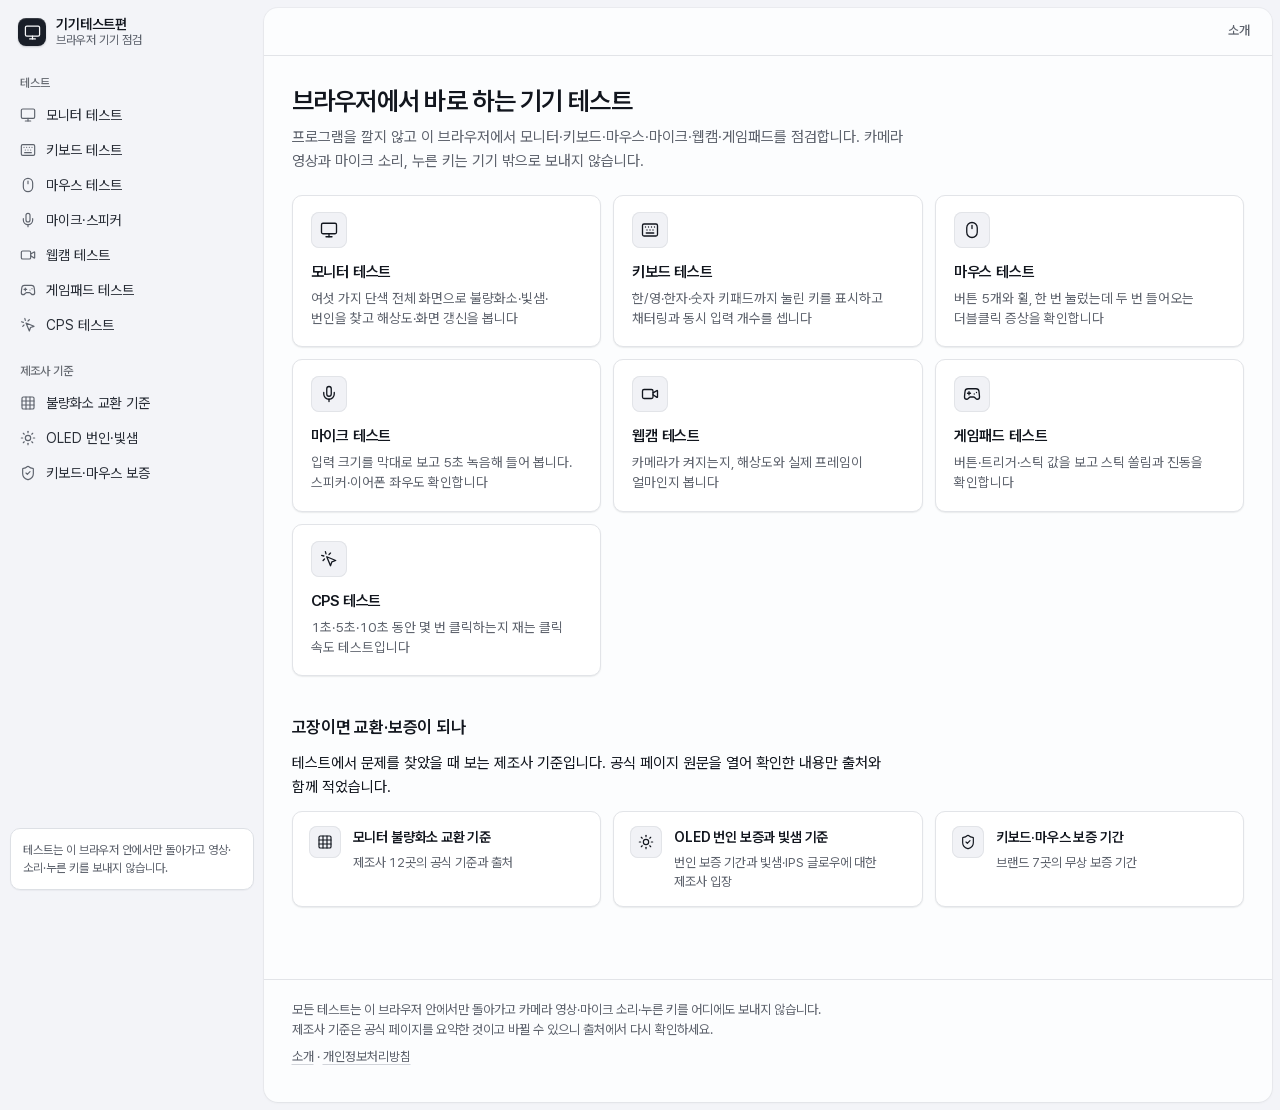
<file: index.html>
<!doctype html>
<html lang="ko">
<head>
<meta charset="utf-8">
<meta name="viewport" content="width=device-width,initial-scale=1">
<title>기기테스트편 · 모니터·키보드·마우스·마이크·웹캠·게임패드 테스트</title>
<meta name="description" content="설치 없이 브라우저에서 하는 모니터 불량화소·키보드·마우스 더블클릭·마이크·웹캠·게임패드·CPS 테스트와 제조사별 불량화소 교환 기준.">
<link rel="canonical" href="https://device.factpane.com/">
<meta property="og:type" content="website">
<meta property="og:site_name" content="기기테스트편">
<meta property="og:title" content="기기테스트편 · 모니터·키보드·마우스·마이크·웹캠·게임패드 테스트">
<meta property="og:description" content="설치 없이 브라우저에서 하는 모니터 불량화소·키보드·마우스 더블클릭·마이크·웹캠·게임패드·CPS 테스트와 제조사별 불량화소 교환 기준.">
<meta property="og:url" content="https://device.factpane.com/">
<meta property="og:image" content="https://device.factpane.com/og.png">
<meta property="og:image:width" content="1200">
<meta property="og:image:height" content="630">
<meta name="twitter:card" content="summary_large_image">
<meta name="theme-color" content="#1f2937">
<link rel="icon" href="/icon.svg" type="image/svg+xml">
<link rel="stylesheet" href="/fonts/pretendard.css">
<link rel="stylesheet" href="/style.css">
<script>(function(c){if(location.hostname!==c.host)return;window.dataLayer=window.dataLayer||[];window.gtag=function(){dataLayer.push(arguments)};gtag('js',new Date());gtag('config',c.id);var s=document.createElement('script');s.async=true;s.src='https://www.googletagmanager.com/gtag/js?id='+encodeURIComponent(c.id);document.head.appendChild(s)})({"id":"G-G7WHTDWM4F","host":"device.factpane.com"})</script>
<script type="application/ld+json">{"@context":"https://schema.org","@type":"WebSite","name":"기기테스트편","url":"https://device.factpane.com","inLanguage":"ko","description":"모니터·키보드·마우스·마이크·웹캠·게임패드 브라우저 점검","publisher":{"@type":"Organization","name":"factpane"}}</script>
</head>
<body>
<svg class="sprite" aria-hidden="true"><symbol id="i-monitor" viewBox="0 0 24 24"><rect width="20" height="14" x="2" y="3" rx="2"/><path d="M8 21h8"/><path d="M12 17v4"/></symbol><symbol id="i-keyboard" viewBox="0 0 24 24"><rect width="20" height="16" x="2" y="4" rx="2"/><path d="M6 8h.01"/><path d="M10 8h.01"/><path d="M14 8h.01"/><path d="M18 8h.01"/><path d="M8 12h.01"/><path d="M12 12h.01"/><path d="M16 12h.01"/><path d="M7 16h10"/></symbol><symbol id="i-mouse" viewBox="0 0 24 24"><rect x="5" y="2" width="14" height="20" rx="7"/><path d="M12 6v4"/></symbol><symbol id="i-mic" viewBox="0 0 24 24"><path d="M12 2a3 3 0 0 0-3 3v7a3 3 0 0 0 6 0V5a3 3 0 0 0-3-3Z"/><path d="M19 10v2a7 7 0 0 1-14 0v-2"/><path d="M12 19v3"/></symbol><symbol id="i-video" viewBox="0 0 24 24"><path d="m16 13 5.223 3.482a.5.5 0 0 0 .777-.416V7.87a.5.5 0 0 0-.752-.432L16 10.5"/><rect x="2" y="6" width="14" height="12" rx="2"/></symbol><symbol id="i-gamepad" viewBox="0 0 24 24"><path d="M6 11h4"/><path d="M8 9v4"/><path d="M15 12h.01"/><path d="M18 10h.01"/><path d="M17.32 5H6.68a4 4 0 0 0-3.978 3.59l-.017.152C2.604 9.416 2 14.456 2 16a3 3 0 0 0 3 3c1 0 1.5-.5 2-1l1.414-1.414A2 2 0 0 1 9.828 16h4.344a2 2 0 0 1 1.414.586L17 18c.5.5 1 1 2 1a3 3 0 0 0 3-3c0-1.545-.604-6.584-.685-7.258l-.017-.151A4 4 0 0 0 17.32 5z"/></symbol><symbol id="i-click" viewBox="0 0 24 24"><path d="m9 9 5 12 1.8-5.2L21 14Z"/><path d="M7.2 2.2 8 5.1"/><path d="m5.1 8-2.9-.8"/><path d="M14 4.1 12 6"/><path d="m6 12-1.9 2"/></symbol><symbol id="i-grid" viewBox="0 0 24 24"><rect width="18" height="18" x="3" y="3" rx="2"/><path d="M3 9h18"/><path d="M3 15h18"/><path d="M9 3v18"/><path d="M15 3v18"/></symbol><symbol id="i-sun" viewBox="0 0 24 24"><circle cx="12" cy="12" r="4"/><path d="M12 2v2"/><path d="M12 20v2"/><path d="m4.93 4.93 1.41 1.41"/><path d="m17.66 17.66 1.41 1.41"/><path d="M2 12h2"/><path d="M20 12h2"/><path d="m6.34 17.66-1.41 1.41"/><path d="m19.07 4.93-1.41 1.41"/></symbol><symbol id="i-shield" viewBox="0 0 24 24"><path d="M20 13c0 5-3.5 7.5-7.66 8.95a1 1 0 0 1-.67-.01C7.5 20.5 4 18 4 13V6a1 1 0 0 1 1-1c2 0 4.5-1.2 6.24-2.72a1.17 1.17 0 0 1 1.52 0C14.51 3.81 17 5 19 5a1 1 0 0 1 1 1z"/><path d="m9 12 2 2 4-4"/></symbol><symbol id="i-menu" viewBox="0 0 24 24"><path d="M4 6h16"/><path d="M4 12h16"/><path d="M4 18h10"/></symbol></svg><a class="skip-link" href="#content">본문으로 건너뛰기</a><div class="app"><aside class="sidebar"><a class="brand" href="/"><span class="brand-mark"><svg class="i" aria-hidden="true"><use href="#i-monitor"/></svg></span><span class="brand-text"><span class="brand-name">기기테스트편</span><span class="brand-sub">브라우저 기기 점검</span></span></a><nav class="sb-scroll" aria-label="사이트 메뉴"><div class="sb-group"><p class="sb-label">테스트</p><div class="sb-nav"><a class="sb-item" href="/%EB%AA%A8%EB%8B%88%ED%84%B0-%ED%85%8C%EC%8A%A4%ED%8A%B8/"><svg class="i" aria-hidden="true"><use href="#i-monitor"/></svg><span>모니터 테스트</span></a><a class="sb-item" href="/%ED%82%A4%EB%B3%B4%EB%93%9C-%ED%85%8C%EC%8A%A4%ED%8A%B8/"><svg class="i" aria-hidden="true"><use href="#i-keyboard"/></svg><span>키보드 테스트</span></a><a class="sb-item" href="/%EB%A7%88%EC%9A%B0%EC%8A%A4-%ED%85%8C%EC%8A%A4%ED%8A%B8/"><svg class="i" aria-hidden="true"><use href="#i-mouse"/></svg><span>마우스 테스트</span></a><a class="sb-item" href="/%EB%A7%88%EC%9D%B4%ED%81%AC-%ED%85%8C%EC%8A%A4%ED%8A%B8/"><svg class="i" aria-hidden="true"><use href="#i-mic"/></svg><span>마이크·스피커</span></a><a class="sb-item" href="/%EC%9B%B9%EC%BA%A0-%ED%85%8C%EC%8A%A4%ED%8A%B8/"><svg class="i" aria-hidden="true"><use href="#i-video"/></svg><span>웹캠 테스트</span></a><a class="sb-item" href="/%EA%B2%8C%EC%9E%84%ED%8C%A8%EB%93%9C-%ED%85%8C%EC%8A%A4%ED%8A%B8/"><svg class="i" aria-hidden="true"><use href="#i-gamepad"/></svg><span>게임패드 테스트</span></a><a class="sb-item" href="/cps-%ED%85%8C%EC%8A%A4%ED%8A%B8/"><svg class="i" aria-hidden="true"><use href="#i-click"/></svg><span>CPS 테스트</span></a></div></div><div class="sb-group"><p class="sb-label">제조사 기준</p><div class="sb-nav"><a class="sb-item" href="/%EB%AA%A8%EB%8B%88%ED%84%B0-%EB%B6%88%EB%9F%89%ED%99%94%EC%86%8C-%EA%B5%90%ED%99%98-%EA%B8%B0%EC%A4%80/"><svg class="i" aria-hidden="true"><use href="#i-grid"/></svg><span>불량화소 교환 기준</span></a><a class="sb-item" href="/OLED-%EB%B2%88%EC%9D%B8-%EB%B9%9B%EC%83%98-%EA%B8%B0%EC%A4%80/"><svg class="i" aria-hidden="true"><use href="#i-sun"/></svg><span>OLED 번인·빛샘</span></a><a class="sb-item" href="/%ED%82%A4%EB%B3%B4%EB%93%9C-%EB%A7%88%EC%9A%B0%EC%8A%A4-%EB%B3%B4%EC%A6%9D%EA%B8%B0%EA%B0%84/"><svg class="i" aria-hidden="true"><use href="#i-shield"/></svg><span>키보드·마우스 보증</span></a></div></div></nav><p class="sb-foot">테스트는 이 브라우저 안에서만 돌아가고 영상·소리·누른 키를 보내지 않습니다.</p></aside><div class="inset"><header class="topbar"><div class="topbar-brand"><a class="brand" href="/"><span class="brand-mark"><svg class="i" aria-hidden="true"><use href="#i-monitor"/></svg></span><span class="brand-text"><span class="brand-name">기기테스트편</span><span class="brand-sub">브라우저 기기 점검</span></span></a></div><details class="mnav"><summary><svg class="i" aria-hidden="true"><use href="#i-menu"/></svg><span>메뉴</span></summary><nav class="mnav-panel" aria-label="모바일 메뉴"><div class="sb-group"><p class="sb-label">테스트</p><div class="sb-nav"><a class="sb-item" href="/%EB%AA%A8%EB%8B%88%ED%84%B0-%ED%85%8C%EC%8A%A4%ED%8A%B8/"><svg class="i" aria-hidden="true"><use href="#i-monitor"/></svg><span>모니터 테스트</span></a><a class="sb-item" href="/%ED%82%A4%EB%B3%B4%EB%93%9C-%ED%85%8C%EC%8A%A4%ED%8A%B8/"><svg class="i" aria-hidden="true"><use href="#i-keyboard"/></svg><span>키보드 테스트</span></a><a class="sb-item" href="/%EB%A7%88%EC%9A%B0%EC%8A%A4-%ED%85%8C%EC%8A%A4%ED%8A%B8/"><svg class="i" aria-hidden="true"><use href="#i-mouse"/></svg><span>마우스 테스트</span></a><a class="sb-item" href="/%EB%A7%88%EC%9D%B4%ED%81%AC-%ED%85%8C%EC%8A%A4%ED%8A%B8/"><svg class="i" aria-hidden="true"><use href="#i-mic"/></svg><span>마이크·스피커</span></a><a class="sb-item" href="/%EC%9B%B9%EC%BA%A0-%ED%85%8C%EC%8A%A4%ED%8A%B8/"><svg class="i" aria-hidden="true"><use href="#i-video"/></svg><span>웹캠 테스트</span></a><a class="sb-item" href="/%EA%B2%8C%EC%9E%84%ED%8C%A8%EB%93%9C-%ED%85%8C%EC%8A%A4%ED%8A%B8/"><svg class="i" aria-hidden="true"><use href="#i-gamepad"/></svg><span>게임패드 테스트</span></a><a class="sb-item" href="/cps-%ED%85%8C%EC%8A%A4%ED%8A%B8/"><svg class="i" aria-hidden="true"><use href="#i-click"/></svg><span>CPS 테스트</span></a></div></div><div class="sb-group"><p class="sb-label">제조사 기준</p><div class="sb-nav"><a class="sb-item" href="/%EB%AA%A8%EB%8B%88%ED%84%B0-%EB%B6%88%EB%9F%89%ED%99%94%EC%86%8C-%EA%B5%90%ED%99%98-%EA%B8%B0%EC%A4%80/"><svg class="i" aria-hidden="true"><use href="#i-grid"/></svg><span>불량화소 교환 기준</span></a><a class="sb-item" href="/OLED-%EB%B2%88%EC%9D%B8-%EB%B9%9B%EC%83%98-%EA%B8%B0%EC%A4%80/"><svg class="i" aria-hidden="true"><use href="#i-sun"/></svg><span>OLED 번인·빛샘</span></a><a class="sb-item" href="/%ED%82%A4%EB%B3%B4%EB%93%9C-%EB%A7%88%EC%9A%B0%EC%8A%A4-%EB%B3%B4%EC%A6%9D%EA%B8%B0%EA%B0%84/"><svg class="i" aria-hidden="true"><use href="#i-shield"/></svg><span>키보드·마우스 보증</span></a></div></div></nav></details><div class="topbar-right"><a class="btn btn-ghost btn-sm" href="/%EC%86%8C%EA%B0%9C/">소개</a></div></header><span id="content" tabindex="-1"></span>
<main class="wrap">
<h1>브라우저에서 바로 하는 기기 테스트</h1>
<p class="lead">프로그램을 깔지 않고 이 브라우저에서 모니터·키보드·마우스·마이크·웹캠·게임패드를 점검합니다. 카메라 영상과 마이크 소리, 누른 키는 기기 밖으로 보내지 않습니다.</p>
<ul class="home-grid home-tool"><li><a class="home-card" href="/%EB%AA%A8%EB%8B%88%ED%84%B0-%ED%85%8C%EC%8A%A4%ED%8A%B8/"><span class="home-icon"><svg class="i" aria-hidden="true"><use href="#i-monitor"/></svg></span><span class="home-text"><span class="home-name">모니터 테스트</span><span class="home-desc">여섯 가지 단색 전체 화면으로 불량화소·빛샘·번인을 찾고 해상도·화면 갱신을 봅니다</span></span></a></li><li><a class="home-card" href="/%ED%82%A4%EB%B3%B4%EB%93%9C-%ED%85%8C%EC%8A%A4%ED%8A%B8/"><span class="home-icon"><svg class="i" aria-hidden="true"><use href="#i-keyboard"/></svg></span><span class="home-text"><span class="home-name">키보드 테스트</span><span class="home-desc">한/영·한자·숫자 키패드까지 눌린 키를 표시하고 채터링과 동시 입력 개수를 셉니다</span></span></a></li><li><a class="home-card" href="/%EB%A7%88%EC%9A%B0%EC%8A%A4-%ED%85%8C%EC%8A%A4%ED%8A%B8/"><span class="home-icon"><svg class="i" aria-hidden="true"><use href="#i-mouse"/></svg></span><span class="home-text"><span class="home-name">마우스 테스트</span><span class="home-desc">버튼 5개와 휠, 한 번 눌렀는데 두 번 들어오는 더블클릭 증상을 확인합니다</span></span></a></li><li><a class="home-card" href="/%EB%A7%88%EC%9D%B4%ED%81%AC-%ED%85%8C%EC%8A%A4%ED%8A%B8/"><span class="home-icon"><svg class="i" aria-hidden="true"><use href="#i-mic"/></svg></span><span class="home-text"><span class="home-name">마이크 테스트</span><span class="home-desc">입력 크기를 막대로 보고 5초 녹음해 들어 봅니다. 스피커·이어폰 좌우도 확인합니다</span></span></a></li><li><a class="home-card" href="/%EC%9B%B9%EC%BA%A0-%ED%85%8C%EC%8A%A4%ED%8A%B8/"><span class="home-icon"><svg class="i" aria-hidden="true"><use href="#i-video"/></svg></span><span class="home-text"><span class="home-name">웹캠 테스트</span><span class="home-desc">카메라가 켜지는지, 해상도와 실제 프레임이 얼마인지 봅니다</span></span></a></li><li><a class="home-card" href="/%EA%B2%8C%EC%9E%84%ED%8C%A8%EB%93%9C-%ED%85%8C%EC%8A%A4%ED%8A%B8/"><span class="home-icon"><svg class="i" aria-hidden="true"><use href="#i-gamepad"/></svg></span><span class="home-text"><span class="home-name">게임패드 테스트</span><span class="home-desc">버튼·트리거·스틱 값을 보고 스틱 쏠림과 진동을 확인합니다</span></span></a></li><li><a class="home-card" href="/cps-%ED%85%8C%EC%8A%A4%ED%8A%B8/"><span class="home-icon"><svg class="i" aria-hidden="true"><use href="#i-click"/></svg></span><span class="home-text"><span class="home-name">CPS 테스트</span><span class="home-desc">1초·5초·10초 동안 몇 번 클릭하는지 재는 클릭 속도 테스트입니다</span></span></a></li></ul>
<h2>고장이면 교환·보증이 되나</h2>
<p>테스트에서 문제를 찾았을 때 보는 제조사 기준입니다. 공식 페이지 원문을 열어 확인한 내용만 출처와 함께 적었습니다.</p>
<ul class="home-grid home-fact"><li><a class="home-card" href="/%EB%AA%A8%EB%8B%88%ED%84%B0-%EB%B6%88%EB%9F%89%ED%99%94%EC%86%8C-%EA%B5%90%ED%99%98-%EA%B8%B0%EC%A4%80/"><span class="home-icon"><svg class="i" aria-hidden="true"><use href="#i-grid"/></svg></span><span class="home-text"><span class="home-name">모니터 불량화소 교환 기준</span><span class="home-desc">제조사 12곳의 공식 기준과 출처</span></span></a></li><li><a class="home-card" href="/OLED-%EB%B2%88%EC%9D%B8-%EB%B9%9B%EC%83%98-%EA%B8%B0%EC%A4%80/"><span class="home-icon"><svg class="i" aria-hidden="true"><use href="#i-sun"/></svg></span><span class="home-text"><span class="home-name">OLED 번인 보증과 빛샘 기준</span><span class="home-desc">번인 보증 기간과 빛샘·IPS 글로우에 대한 제조사 입장</span></span></a></li><li><a class="home-card" href="/%ED%82%A4%EB%B3%B4%EB%93%9C-%EB%A7%88%EC%9A%B0%EC%8A%A4-%EB%B3%B4%EC%A6%9D%EA%B8%B0%EA%B0%84/"><span class="home-icon"><svg class="i" aria-hidden="true"><use href="#i-shield"/></svg></span><span class="home-text"><span class="home-name">키보드·마우스 보증 기간</span><span class="home-desc">브랜드 7곳의 무상 보증 기간</span></span></a></li></ul>
</main>
<footer class="site-foot"><p>모든 테스트는 이 브라우저 안에서만 돌아가고 카메라 영상·마이크 소리·누른 키를 어디에도 보내지 않습니다. 제조사 기준은 공식 페이지를 요약한 것이고 바뀔 수 있으니 출처에서 다시 확인하세요.</p><p><a href="/%EC%86%8C%EA%B0%9C/">소개</a> · <a href="/%EA%B0%9C%EC%9D%B8%EC%A0%95%EB%B3%B4%EC%B2%98%EB%A6%AC%EB%B0%A9%EC%B9%A8/">개인정보처리방침</a></p></footer></div></div>
</body>
</html>
</file>
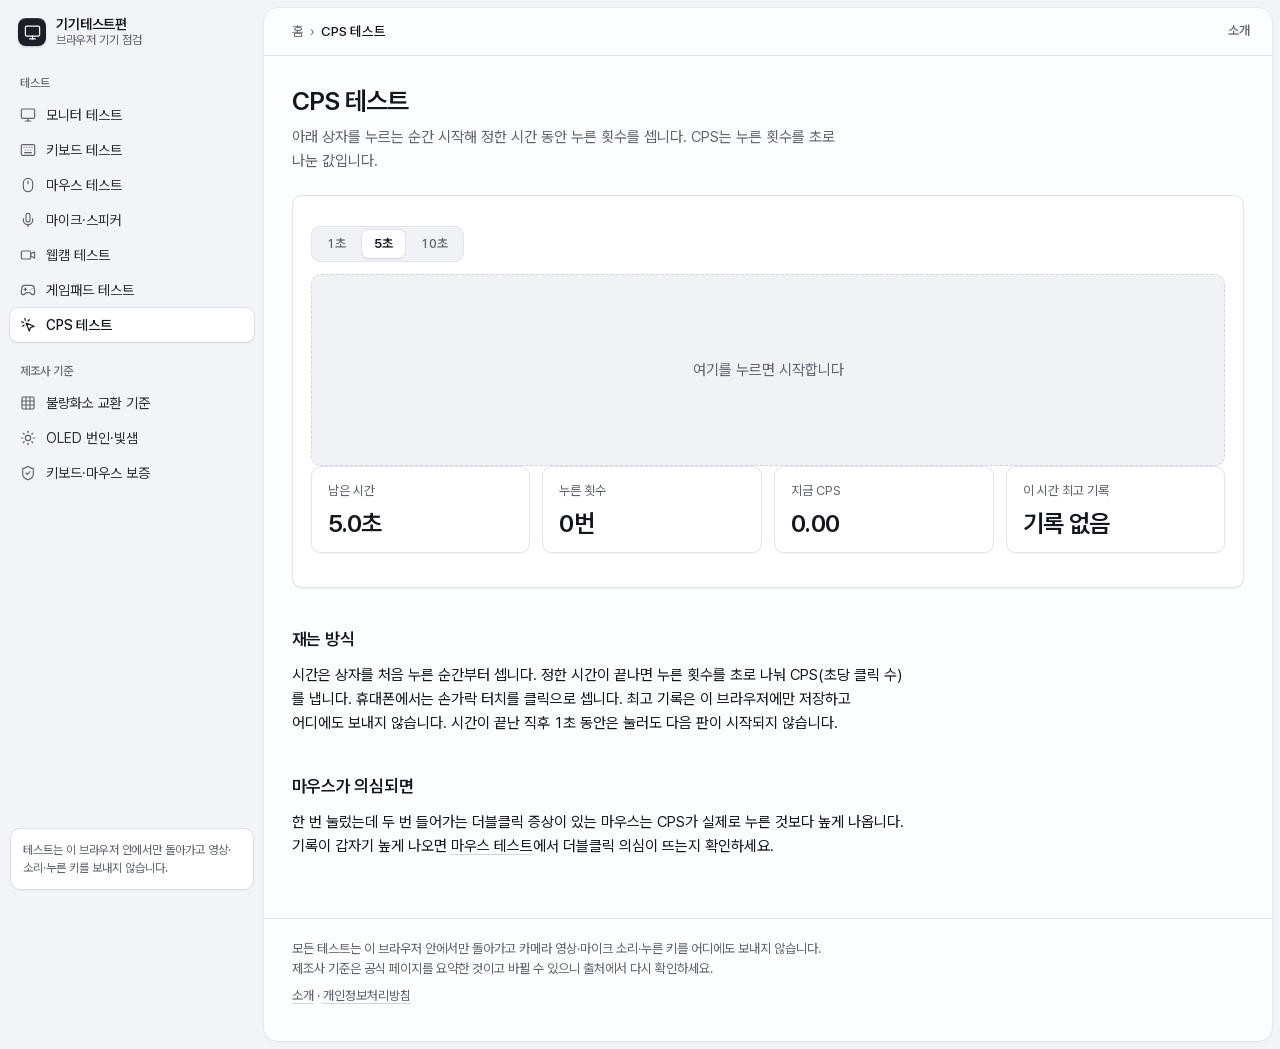
<file: cps-테스트/index.html>
<!doctype html>
<html lang="ko">
<head>
<meta charset="utf-8">
<meta name="viewport" content="width=device-width,initial-scale=1">
<title>CPS 테스트 · 클릭 속도 측정 1초·5초·10초 | 기기테스트편</title>
<meta name="description" content="1초·5초·10초 동안 마우스를 몇 번 누르는지 재는 CPS(초당 클릭 수) 테스트입니다. 휴대폰 터치로도 되고 최고 기록은 이 브라우저에 남습니다.">
<link rel="canonical" href="https://device.factpane.com/cps-%ED%85%8C%EC%8A%A4%ED%8A%B8/">
<meta property="og:type" content="website">
<meta property="og:site_name" content="기기테스트편">
<meta property="og:title" content="CPS 테스트 · 클릭 속도 측정 1초·5초·10초 | 기기테스트편">
<meta property="og:description" content="1초·5초·10초 동안 마우스를 몇 번 누르는지 재는 CPS(초당 클릭 수) 테스트입니다. 휴대폰 터치로도 되고 최고 기록은 이 브라우저에 남습니다.">
<meta property="og:url" content="https://device.factpane.com/cps-%ED%85%8C%EC%8A%A4%ED%8A%B8/">
<meta property="og:image" content="https://device.factpane.com/og.png">
<meta property="og:image:width" content="1200">
<meta property="og:image:height" content="630">
<meta name="twitter:card" content="summary_large_image">
<meta name="theme-color" content="#1f2937">
<link rel="icon" href="/icon.svg" type="image/svg+xml">
<link rel="stylesheet" href="/fonts/pretendard.css">
<link rel="stylesheet" href="/style.css">
<script>(function(c){if(location.hostname!==c.host)return;window.dataLayer=window.dataLayer||[];window.gtag=function(){dataLayer.push(arguments)};gtag('js',new Date());gtag('config',c.id);var s=document.createElement('script');s.async=true;s.src='https://www.googletagmanager.com/gtag/js?id='+encodeURIComponent(c.id);document.head.appendChild(s)})({"id":"G-G7WHTDWM4F","host":"device.factpane.com"})</script>
<script type="application/ld+json">{"@context":"https://schema.org","@type":"BreadcrumbList","itemListElement":[{"@type":"ListItem","position":1,"name":"홈","item":"https://device.factpane.com/"},{"@type":"ListItem","position":2,"name":"CPS 테스트"}]}</script>
</head>
<body>
<svg class="sprite" aria-hidden="true"><symbol id="i-monitor" viewBox="0 0 24 24"><rect width="20" height="14" x="2" y="3" rx="2"/><path d="M8 21h8"/><path d="M12 17v4"/></symbol><symbol id="i-keyboard" viewBox="0 0 24 24"><rect width="20" height="16" x="2" y="4" rx="2"/><path d="M6 8h.01"/><path d="M10 8h.01"/><path d="M14 8h.01"/><path d="M18 8h.01"/><path d="M8 12h.01"/><path d="M12 12h.01"/><path d="M16 12h.01"/><path d="M7 16h10"/></symbol><symbol id="i-mouse" viewBox="0 0 24 24"><rect x="5" y="2" width="14" height="20" rx="7"/><path d="M12 6v4"/></symbol><symbol id="i-mic" viewBox="0 0 24 24"><path d="M12 2a3 3 0 0 0-3 3v7a3 3 0 0 0 6 0V5a3 3 0 0 0-3-3Z"/><path d="M19 10v2a7 7 0 0 1-14 0v-2"/><path d="M12 19v3"/></symbol><symbol id="i-video" viewBox="0 0 24 24"><path d="m16 13 5.223 3.482a.5.5 0 0 0 .777-.416V7.87a.5.5 0 0 0-.752-.432L16 10.5"/><rect x="2" y="6" width="14" height="12" rx="2"/></symbol><symbol id="i-gamepad" viewBox="0 0 24 24"><path d="M6 11h4"/><path d="M8 9v4"/><path d="M15 12h.01"/><path d="M18 10h.01"/><path d="M17.32 5H6.68a4 4 0 0 0-3.978 3.59l-.017.152C2.604 9.416 2 14.456 2 16a3 3 0 0 0 3 3c1 0 1.5-.5 2-1l1.414-1.414A2 2 0 0 1 9.828 16h4.344a2 2 0 0 1 1.414.586L17 18c.5.5 1 1 2 1a3 3 0 0 0 3-3c0-1.545-.604-6.584-.685-7.258l-.017-.151A4 4 0 0 0 17.32 5z"/></symbol><symbol id="i-click" viewBox="0 0 24 24"><path d="m9 9 5 12 1.8-5.2L21 14Z"/><path d="M7.2 2.2 8 5.1"/><path d="m5.1 8-2.9-.8"/><path d="M14 4.1 12 6"/><path d="m6 12-1.9 2"/></symbol><symbol id="i-grid" viewBox="0 0 24 24"><rect width="18" height="18" x="3" y="3" rx="2"/><path d="M3 9h18"/><path d="M3 15h18"/><path d="M9 3v18"/><path d="M15 3v18"/></symbol><symbol id="i-sun" viewBox="0 0 24 24"><circle cx="12" cy="12" r="4"/><path d="M12 2v2"/><path d="M12 20v2"/><path d="m4.93 4.93 1.41 1.41"/><path d="m17.66 17.66 1.41 1.41"/><path d="M2 12h2"/><path d="M20 12h2"/><path d="m6.34 17.66-1.41 1.41"/><path d="m19.07 4.93-1.41 1.41"/></symbol><symbol id="i-shield" viewBox="0 0 24 24"><path d="M20 13c0 5-3.5 7.5-7.66 8.95a1 1 0 0 1-.67-.01C7.5 20.5 4 18 4 13V6a1 1 0 0 1 1-1c2 0 4.5-1.2 6.24-2.72a1.17 1.17 0 0 1 1.52 0C14.51 3.81 17 5 19 5a1 1 0 0 1 1 1z"/><path d="m9 12 2 2 4-4"/></symbol><symbol id="i-menu" viewBox="0 0 24 24"><path d="M4 6h16"/><path d="M4 12h16"/><path d="M4 18h10"/></symbol></svg><a class="skip-link" href="#content">본문으로 건너뛰기</a><div class="app"><aside class="sidebar"><a class="brand" href="/"><span class="brand-mark"><svg class="i" aria-hidden="true"><use href="#i-monitor"/></svg></span><span class="brand-text"><span class="brand-name">기기테스트편</span><span class="brand-sub">브라우저 기기 점검</span></span></a><nav class="sb-scroll" aria-label="사이트 메뉴"><div class="sb-group"><p class="sb-label">테스트</p><div class="sb-nav"><a class="sb-item" href="/%EB%AA%A8%EB%8B%88%ED%84%B0-%ED%85%8C%EC%8A%A4%ED%8A%B8/"><svg class="i" aria-hidden="true"><use href="#i-monitor"/></svg><span>모니터 테스트</span></a><a class="sb-item" href="/%ED%82%A4%EB%B3%B4%EB%93%9C-%ED%85%8C%EC%8A%A4%ED%8A%B8/"><svg class="i" aria-hidden="true"><use href="#i-keyboard"/></svg><span>키보드 테스트</span></a><a class="sb-item" href="/%EB%A7%88%EC%9A%B0%EC%8A%A4-%ED%85%8C%EC%8A%A4%ED%8A%B8/"><svg class="i" aria-hidden="true"><use href="#i-mouse"/></svg><span>마우스 테스트</span></a><a class="sb-item" href="/%EB%A7%88%EC%9D%B4%ED%81%AC-%ED%85%8C%EC%8A%A4%ED%8A%B8/"><svg class="i" aria-hidden="true"><use href="#i-mic"/></svg><span>마이크·스피커</span></a><a class="sb-item" href="/%EC%9B%B9%EC%BA%A0-%ED%85%8C%EC%8A%A4%ED%8A%B8/"><svg class="i" aria-hidden="true"><use href="#i-video"/></svg><span>웹캠 테스트</span></a><a class="sb-item" href="/%EA%B2%8C%EC%9E%84%ED%8C%A8%EB%93%9C-%ED%85%8C%EC%8A%A4%ED%8A%B8/"><svg class="i" aria-hidden="true"><use href="#i-gamepad"/></svg><span>게임패드 테스트</span></a><a class="sb-item" href="/cps-%ED%85%8C%EC%8A%A4%ED%8A%B8/" aria-current="page"><svg class="i" aria-hidden="true"><use href="#i-click"/></svg><span>CPS 테스트</span></a></div></div><div class="sb-group"><p class="sb-label">제조사 기준</p><div class="sb-nav"><a class="sb-item" href="/%EB%AA%A8%EB%8B%88%ED%84%B0-%EB%B6%88%EB%9F%89%ED%99%94%EC%86%8C-%EA%B5%90%ED%99%98-%EA%B8%B0%EC%A4%80/"><svg class="i" aria-hidden="true"><use href="#i-grid"/></svg><span>불량화소 교환 기준</span></a><a class="sb-item" href="/OLED-%EB%B2%88%EC%9D%B8-%EB%B9%9B%EC%83%98-%EA%B8%B0%EC%A4%80/"><svg class="i" aria-hidden="true"><use href="#i-sun"/></svg><span>OLED 번인·빛샘</span></a><a class="sb-item" href="/%ED%82%A4%EB%B3%B4%EB%93%9C-%EB%A7%88%EC%9A%B0%EC%8A%A4-%EB%B3%B4%EC%A6%9D%EA%B8%B0%EA%B0%84/"><svg class="i" aria-hidden="true"><use href="#i-shield"/></svg><span>키보드·마우스 보증</span></a></div></div></nav><p class="sb-foot">테스트는 이 브라우저 안에서만 돌아가고 영상·소리·누른 키를 보내지 않습니다.</p></aside><div class="inset"><header class="topbar"><div class="topbar-brand"><a class="brand" href="/"><span class="brand-mark"><svg class="i" aria-hidden="true"><use href="#i-monitor"/></svg></span><span class="brand-text"><span class="brand-name">기기테스트편</span><span class="brand-sub">브라우저 기기 점검</span></span></a></div><details class="mnav"><summary><svg class="i" aria-hidden="true"><use href="#i-menu"/></svg><span>메뉴</span></summary><nav class="mnav-panel" aria-label="모바일 메뉴"><div class="sb-group"><p class="sb-label">테스트</p><div class="sb-nav"><a class="sb-item" href="/%EB%AA%A8%EB%8B%88%ED%84%B0-%ED%85%8C%EC%8A%A4%ED%8A%B8/"><svg class="i" aria-hidden="true"><use href="#i-monitor"/></svg><span>모니터 테스트</span></a><a class="sb-item" href="/%ED%82%A4%EB%B3%B4%EB%93%9C-%ED%85%8C%EC%8A%A4%ED%8A%B8/"><svg class="i" aria-hidden="true"><use href="#i-keyboard"/></svg><span>키보드 테스트</span></a><a class="sb-item" href="/%EB%A7%88%EC%9A%B0%EC%8A%A4-%ED%85%8C%EC%8A%A4%ED%8A%B8/"><svg class="i" aria-hidden="true"><use href="#i-mouse"/></svg><span>마우스 테스트</span></a><a class="sb-item" href="/%EB%A7%88%EC%9D%B4%ED%81%AC-%ED%85%8C%EC%8A%A4%ED%8A%B8/"><svg class="i" aria-hidden="true"><use href="#i-mic"/></svg><span>마이크·스피커</span></a><a class="sb-item" href="/%EC%9B%B9%EC%BA%A0-%ED%85%8C%EC%8A%A4%ED%8A%B8/"><svg class="i" aria-hidden="true"><use href="#i-video"/></svg><span>웹캠 테스트</span></a><a class="sb-item" href="/%EA%B2%8C%EC%9E%84%ED%8C%A8%EB%93%9C-%ED%85%8C%EC%8A%A4%ED%8A%B8/"><svg class="i" aria-hidden="true"><use href="#i-gamepad"/></svg><span>게임패드 테스트</span></a><a class="sb-item" href="/cps-%ED%85%8C%EC%8A%A4%ED%8A%B8/" aria-current="page"><svg class="i" aria-hidden="true"><use href="#i-click"/></svg><span>CPS 테스트</span></a></div></div><div class="sb-group"><p class="sb-label">제조사 기준</p><div class="sb-nav"><a class="sb-item" href="/%EB%AA%A8%EB%8B%88%ED%84%B0-%EB%B6%88%EB%9F%89%ED%99%94%EC%86%8C-%EA%B5%90%ED%99%98-%EA%B8%B0%EC%A4%80/"><svg class="i" aria-hidden="true"><use href="#i-grid"/></svg><span>불량화소 교환 기준</span></a><a class="sb-item" href="/OLED-%EB%B2%88%EC%9D%B8-%EB%B9%9B%EC%83%98-%EA%B8%B0%EC%A4%80/"><svg class="i" aria-hidden="true"><use href="#i-sun"/></svg><span>OLED 번인·빛샘</span></a><a class="sb-item" href="/%ED%82%A4%EB%B3%B4%EB%93%9C-%EB%A7%88%EC%9A%B0%EC%8A%A4-%EB%B3%B4%EC%A6%9D%EA%B8%B0%EA%B0%84/"><svg class="i" aria-hidden="true"><use href="#i-shield"/></svg><span>키보드·마우스 보증</span></a></div></div></nav></details><div class="topbar-right"><a class="btn btn-ghost btn-sm" href="/%EC%86%8C%EA%B0%9C/">소개</a></div></header><span id="content" tabindex="-1"></span>
<main class="wrap">
<nav class="crumbs" aria-label="현재 위치"><a href="/">홈</a><span aria-hidden="true"> › </span><span>CPS 테스트</span></nav>
<h1>CPS 테스트</h1>
<p class="lead">아래 상자를 누르는 순간 시작해 정한 시간 동안 누른 횟수를 셉니다. CPS는 누른 횟수를 초로 나눈 값입니다.</p>
<div class="tool"><p class="pan"><button type="button" data-cps-ms="1000" aria-pressed="false">1초</button> <button type="button" data-cps-ms="5000" aria-pressed="true">5초</button> <button type="button" data-cps-ms="10000" aria-pressed="false">10초</button></p><div id="cps-pad" class="pad">여기를 누르면 시작합니다</div><dl class="stats"><div><dt>남은 시간</dt><dd id="cps-left">5.0초</dd></div><div><dt>누른 횟수</dt><dd id="cps-count">0번</dd></div><div><dt>지금 CPS</dt><dd id="cps-now">0.00</dd></div><div><dt>이 시간 최고 기록</dt><dd id="cps-best">기록 없음</dd></div></dl><p class="lead" id="cps-result" aria-live="polite"></p></div>
<h2>재는 방식</h2>
<p>시간은 상자를 처음 누른 순간부터 셉니다. 정한 시간이 끝나면 누른 횟수를 초로 나눠 CPS(초당 클릭 수)를 냅니다. 휴대폰에서는 손가락 터치를 클릭으로 셉니다. 최고 기록은 이 브라우저에만 저장하고 어디에도 보내지 않습니다. 시간이 끝난 직후 1초 동안은 눌러도 다음 판이 시작되지 않습니다.</p>
<h2>마우스가 의심되면</h2>
<p>한 번 눌렀는데 두 번 들어가는 더블클릭 증상이 있는 마우스는 CPS가 실제로 누른 것보다 높게 나옵니다. 기록이 갑자기 높게 나오면 <a href="/%EB%A7%88%EC%9A%B0%EC%8A%A4-%ED%85%8C%EC%8A%A4%ED%8A%B8/">마우스 테스트</a>에서 더블클릭 의심이 뜨는지 확인하세요.</p>
<script src="/cps.js" defer></script>
</main>
<footer class="site-foot"><p>모든 테스트는 이 브라우저 안에서만 돌아가고 카메라 영상·마이크 소리·누른 키를 어디에도 보내지 않습니다. 제조사 기준은 공식 페이지를 요약한 것이고 바뀔 수 있으니 출처에서 다시 확인하세요.</p><p><a href="/%EC%86%8C%EA%B0%9C/">소개</a> · <a href="/%EA%B0%9C%EC%9D%B8%EC%A0%95%EB%B3%B4%EC%B2%98%EB%A6%AC%EB%B0%A9%EC%B9%A8/">개인정보처리방침</a></p></footer></div></div>
</body>
</html>
</file>
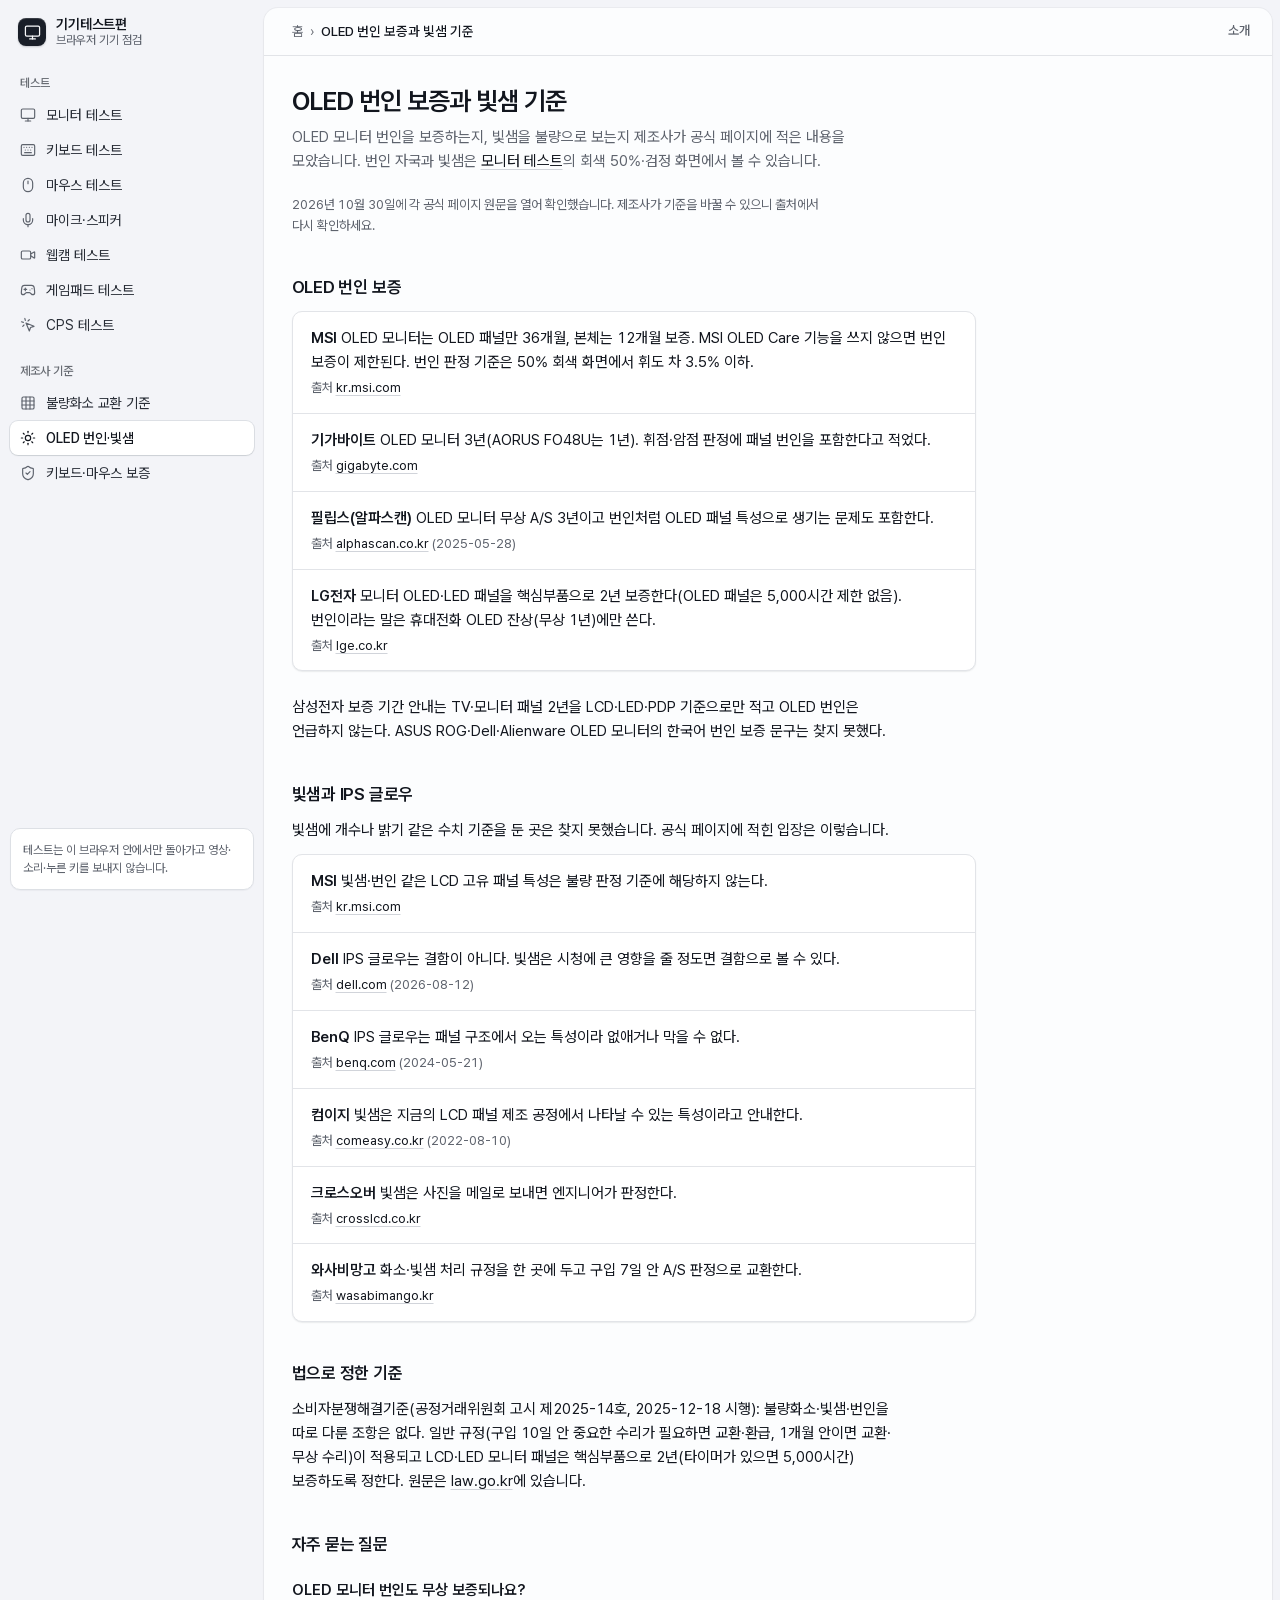
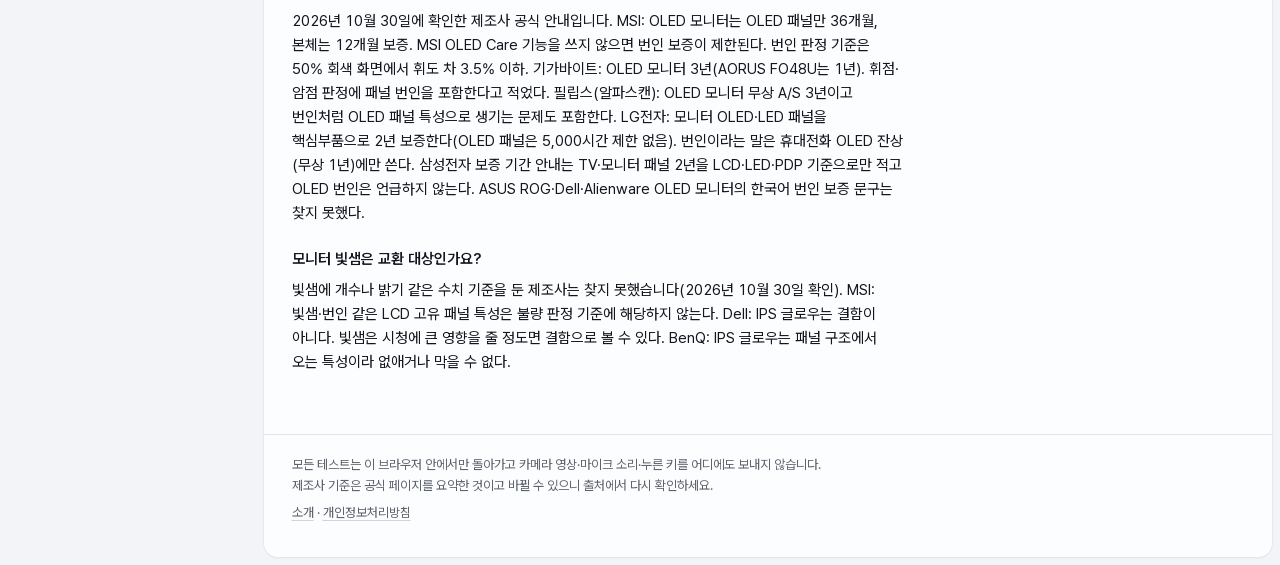
<file: OLED-번인-빛샘-기준/index.html>
<!doctype html>
<html lang="ko">
<head>
<meta charset="utf-8">
<meta name="viewport" content="width=device-width,initial-scale=1">
<title>OLED 모니터 번인 보증·빛샘 기준 제조사 비교 | 기기테스트편</title>
<meta name="description" content="MSI·기가바이트·필립스·LG의 OLED 번인 보증 기간과 MSI·Dell·BenQ 등의 빛샘·IPS 글로우 공식 입장을 출처와 함께 정리했습니다.">
<link rel="canonical" href="https://device.factpane.com/OLED-%EB%B2%88%EC%9D%B8-%EB%B9%9B%EC%83%98-%EA%B8%B0%EC%A4%80/">
<meta property="og:type" content="website">
<meta property="og:site_name" content="기기테스트편">
<meta property="og:title" content="OLED 모니터 번인 보증·빛샘 기준 제조사 비교 | 기기테스트편">
<meta property="og:description" content="MSI·기가바이트·필립스·LG의 OLED 번인 보증 기간과 MSI·Dell·BenQ 등의 빛샘·IPS 글로우 공식 입장을 출처와 함께 정리했습니다.">
<meta property="og:url" content="https://device.factpane.com/OLED-%EB%B2%88%EC%9D%B8-%EB%B9%9B%EC%83%98-%EA%B8%B0%EC%A4%80/">
<meta property="og:image" content="https://device.factpane.com/og.png">
<meta property="og:image:width" content="1200">
<meta property="og:image:height" content="630">
<meta name="twitter:card" content="summary_large_image">
<meta name="theme-color" content="#1f2937">
<link rel="icon" href="/icon.svg" type="image/svg+xml">
<link rel="stylesheet" href="/fonts/pretendard.css">
<link rel="stylesheet" href="/style.css">
<script>(function(c){if(location.hostname!==c.host)return;window.dataLayer=window.dataLayer||[];window.gtag=function(){dataLayer.push(arguments)};gtag('js',new Date());gtag('config',c.id);var s=document.createElement('script');s.async=true;s.src='https://www.googletagmanager.com/gtag/js?id='+encodeURIComponent(c.id);document.head.appendChild(s)})({"id":"G-G7WHTDWM4F","host":"device.factpane.com"})</script>
<script type="application/ld+json">{"@context":"https://schema.org","@type":"BreadcrumbList","itemListElement":[{"@type":"ListItem","position":1,"name":"홈","item":"https://device.factpane.com/"},{"@type":"ListItem","position":2,"name":"OLED 번인 보증과 빛샘 기준"}]}</script>
<script type="application/ld+json">{"@context":"https://schema.org","@type":"FAQPage","mainEntity":[{"@type":"Question","name":"OLED 모니터 번인도 무상 보증되나요?","acceptedAnswer":{"@type":"Answer","text":"2026년 10월 30일에 확인한 제조사 공식 안내입니다. MSI: OLED 모니터는 OLED 패널만 36개월, 본체는 12개월 보증. MSI OLED Care 기능을 쓰지 않으면 번인 보증이 제한된다. 번인 판정 기준은 50% 회색 화면에서 휘도 차 3.5% 이하. 기가바이트: OLED 모니터 3년(AORUS FO48U는 1년). 휘점·암점 판정에 패널 번인을 포함한다고 적었다. 필립스(알파스캔): OLED 모니터 무상 A/S 3년이고 번인처럼 OLED 패널 특성으로 생기는 문제도 포함한다. LG전자: 모니터 OLED·LED 패널을 핵심부품으로 2년 보증한다(OLED 패널은 5,000시간 제한 없음). 번인이라는 말은 휴대전화 OLED 잔상(무상 1년)에만 쓴다. 삼성전자 보증 기간 안내는 TV·모니터 패널 2년을 LCD·LED·PDP 기준으로만 적고 OLED 번인은 언급하지 않는다. ASUS ROG·Dell·Alienware OLED 모니터의 한국어 번인 보증 문구는 찾지 못했다."}},{"@type":"Question","name":"모니터 빛샘은 교환 대상인가요?","acceptedAnswer":{"@type":"Answer","text":"빛샘에 개수나 밝기 같은 수치 기준을 둔 제조사는 찾지 못했습니다(2026년 10월 30일 확인). MSI: 빛샘·번인 같은 LCD 고유 패널 특성은 불량 판정 기준에 해당하지 않는다. Dell: IPS 글로우는 결함이 아니다. 빛샘은 시청에 큰 영향을 줄 정도면 결함으로 볼 수 있다. BenQ: IPS 글로우는 패널 구조에서 오는 특성이라 없애거나 막을 수 없다."}}]}</script>
</head>
<body>
<svg class="sprite" aria-hidden="true"><symbol id="i-monitor" viewBox="0 0 24 24"><rect width="20" height="14" x="2" y="3" rx="2"/><path d="M8 21h8"/><path d="M12 17v4"/></symbol><symbol id="i-keyboard" viewBox="0 0 24 24"><rect width="20" height="16" x="2" y="4" rx="2"/><path d="M6 8h.01"/><path d="M10 8h.01"/><path d="M14 8h.01"/><path d="M18 8h.01"/><path d="M8 12h.01"/><path d="M12 12h.01"/><path d="M16 12h.01"/><path d="M7 16h10"/></symbol><symbol id="i-mouse" viewBox="0 0 24 24"><rect x="5" y="2" width="14" height="20" rx="7"/><path d="M12 6v4"/></symbol><symbol id="i-mic" viewBox="0 0 24 24"><path d="M12 2a3 3 0 0 0-3 3v7a3 3 0 0 0 6 0V5a3 3 0 0 0-3-3Z"/><path d="M19 10v2a7 7 0 0 1-14 0v-2"/><path d="M12 19v3"/></symbol><symbol id="i-video" viewBox="0 0 24 24"><path d="m16 13 5.223 3.482a.5.5 0 0 0 .777-.416V7.87a.5.5 0 0 0-.752-.432L16 10.5"/><rect x="2" y="6" width="14" height="12" rx="2"/></symbol><symbol id="i-gamepad" viewBox="0 0 24 24"><path d="M6 11h4"/><path d="M8 9v4"/><path d="M15 12h.01"/><path d="M18 10h.01"/><path d="M17.32 5H6.68a4 4 0 0 0-3.978 3.59l-.017.152C2.604 9.416 2 14.456 2 16a3 3 0 0 0 3 3c1 0 1.5-.5 2-1l1.414-1.414A2 2 0 0 1 9.828 16h4.344a2 2 0 0 1 1.414.586L17 18c.5.5 1 1 2 1a3 3 0 0 0 3-3c0-1.545-.604-6.584-.685-7.258l-.017-.151A4 4 0 0 0 17.32 5z"/></symbol><symbol id="i-click" viewBox="0 0 24 24"><path d="m9 9 5 12 1.8-5.2L21 14Z"/><path d="M7.2 2.2 8 5.1"/><path d="m5.1 8-2.9-.8"/><path d="M14 4.1 12 6"/><path d="m6 12-1.9 2"/></symbol><symbol id="i-grid" viewBox="0 0 24 24"><rect width="18" height="18" x="3" y="3" rx="2"/><path d="M3 9h18"/><path d="M3 15h18"/><path d="M9 3v18"/><path d="M15 3v18"/></symbol><symbol id="i-sun" viewBox="0 0 24 24"><circle cx="12" cy="12" r="4"/><path d="M12 2v2"/><path d="M12 20v2"/><path d="m4.93 4.93 1.41 1.41"/><path d="m17.66 17.66 1.41 1.41"/><path d="M2 12h2"/><path d="M20 12h2"/><path d="m6.34 17.66-1.41 1.41"/><path d="m19.07 4.93-1.41 1.41"/></symbol><symbol id="i-shield" viewBox="0 0 24 24"><path d="M20 13c0 5-3.5 7.5-7.66 8.95a1 1 0 0 1-.67-.01C7.5 20.5 4 18 4 13V6a1 1 0 0 1 1-1c2 0 4.5-1.2 6.24-2.72a1.17 1.17 0 0 1 1.52 0C14.51 3.81 17 5 19 5a1 1 0 0 1 1 1z"/><path d="m9 12 2 2 4-4"/></symbol><symbol id="i-menu" viewBox="0 0 24 24"><path d="M4 6h16"/><path d="M4 12h16"/><path d="M4 18h10"/></symbol></svg><a class="skip-link" href="#content">본문으로 건너뛰기</a><div class="app"><aside class="sidebar"><a class="brand" href="/"><span class="brand-mark"><svg class="i" aria-hidden="true"><use href="#i-monitor"/></svg></span><span class="brand-text"><span class="brand-name">기기테스트편</span><span class="brand-sub">브라우저 기기 점검</span></span></a><nav class="sb-scroll" aria-label="사이트 메뉴"><div class="sb-group"><p class="sb-label">테스트</p><div class="sb-nav"><a class="sb-item" href="/%EB%AA%A8%EB%8B%88%ED%84%B0-%ED%85%8C%EC%8A%A4%ED%8A%B8/"><svg class="i" aria-hidden="true"><use href="#i-monitor"/></svg><span>모니터 테스트</span></a><a class="sb-item" href="/%ED%82%A4%EB%B3%B4%EB%93%9C-%ED%85%8C%EC%8A%A4%ED%8A%B8/"><svg class="i" aria-hidden="true"><use href="#i-keyboard"/></svg><span>키보드 테스트</span></a><a class="sb-item" href="/%EB%A7%88%EC%9A%B0%EC%8A%A4-%ED%85%8C%EC%8A%A4%ED%8A%B8/"><svg class="i" aria-hidden="true"><use href="#i-mouse"/></svg><span>마우스 테스트</span></a><a class="sb-item" href="/%EB%A7%88%EC%9D%B4%ED%81%AC-%ED%85%8C%EC%8A%A4%ED%8A%B8/"><svg class="i" aria-hidden="true"><use href="#i-mic"/></svg><span>마이크·스피커</span></a><a class="sb-item" href="/%EC%9B%B9%EC%BA%A0-%ED%85%8C%EC%8A%A4%ED%8A%B8/"><svg class="i" aria-hidden="true"><use href="#i-video"/></svg><span>웹캠 테스트</span></a><a class="sb-item" href="/%EA%B2%8C%EC%9E%84%ED%8C%A8%EB%93%9C-%ED%85%8C%EC%8A%A4%ED%8A%B8/"><svg class="i" aria-hidden="true"><use href="#i-gamepad"/></svg><span>게임패드 테스트</span></a><a class="sb-item" href="/cps-%ED%85%8C%EC%8A%A4%ED%8A%B8/"><svg class="i" aria-hidden="true"><use href="#i-click"/></svg><span>CPS 테스트</span></a></div></div><div class="sb-group"><p class="sb-label">제조사 기준</p><div class="sb-nav"><a class="sb-item" href="/%EB%AA%A8%EB%8B%88%ED%84%B0-%EB%B6%88%EB%9F%89%ED%99%94%EC%86%8C-%EA%B5%90%ED%99%98-%EA%B8%B0%EC%A4%80/"><svg class="i" aria-hidden="true"><use href="#i-grid"/></svg><span>불량화소 교환 기준</span></a><a class="sb-item" href="/OLED-%EB%B2%88%EC%9D%B8-%EB%B9%9B%EC%83%98-%EA%B8%B0%EC%A4%80/" aria-current="page"><svg class="i" aria-hidden="true"><use href="#i-sun"/></svg><span>OLED 번인·빛샘</span></a><a class="sb-item" href="/%ED%82%A4%EB%B3%B4%EB%93%9C-%EB%A7%88%EC%9A%B0%EC%8A%A4-%EB%B3%B4%EC%A6%9D%EA%B8%B0%EA%B0%84/"><svg class="i" aria-hidden="true"><use href="#i-shield"/></svg><span>키보드·마우스 보증</span></a></div></div></nav><p class="sb-foot">테스트는 이 브라우저 안에서만 돌아가고 영상·소리·누른 키를 보내지 않습니다.</p></aside><div class="inset"><header class="topbar"><div class="topbar-brand"><a class="brand" href="/"><span class="brand-mark"><svg class="i" aria-hidden="true"><use href="#i-monitor"/></svg></span><span class="brand-text"><span class="brand-name">기기테스트편</span><span class="brand-sub">브라우저 기기 점검</span></span></a></div><details class="mnav"><summary><svg class="i" aria-hidden="true"><use href="#i-menu"/></svg><span>메뉴</span></summary><nav class="mnav-panel" aria-label="모바일 메뉴"><div class="sb-group"><p class="sb-label">테스트</p><div class="sb-nav"><a class="sb-item" href="/%EB%AA%A8%EB%8B%88%ED%84%B0-%ED%85%8C%EC%8A%A4%ED%8A%B8/"><svg class="i" aria-hidden="true"><use href="#i-monitor"/></svg><span>모니터 테스트</span></a><a class="sb-item" href="/%ED%82%A4%EB%B3%B4%EB%93%9C-%ED%85%8C%EC%8A%A4%ED%8A%B8/"><svg class="i" aria-hidden="true"><use href="#i-keyboard"/></svg><span>키보드 테스트</span></a><a class="sb-item" href="/%EB%A7%88%EC%9A%B0%EC%8A%A4-%ED%85%8C%EC%8A%A4%ED%8A%B8/"><svg class="i" aria-hidden="true"><use href="#i-mouse"/></svg><span>마우스 테스트</span></a><a class="sb-item" href="/%EB%A7%88%EC%9D%B4%ED%81%AC-%ED%85%8C%EC%8A%A4%ED%8A%B8/"><svg class="i" aria-hidden="true"><use href="#i-mic"/></svg><span>마이크·스피커</span></a><a class="sb-item" href="/%EC%9B%B9%EC%BA%A0-%ED%85%8C%EC%8A%A4%ED%8A%B8/"><svg class="i" aria-hidden="true"><use href="#i-video"/></svg><span>웹캠 테스트</span></a><a class="sb-item" href="/%EA%B2%8C%EC%9E%84%ED%8C%A8%EB%93%9C-%ED%85%8C%EC%8A%A4%ED%8A%B8/"><svg class="i" aria-hidden="true"><use href="#i-gamepad"/></svg><span>게임패드 테스트</span></a><a class="sb-item" href="/cps-%ED%85%8C%EC%8A%A4%ED%8A%B8/"><svg class="i" aria-hidden="true"><use href="#i-click"/></svg><span>CPS 테스트</span></a></div></div><div class="sb-group"><p class="sb-label">제조사 기준</p><div class="sb-nav"><a class="sb-item" href="/%EB%AA%A8%EB%8B%88%ED%84%B0-%EB%B6%88%EB%9F%89%ED%99%94%EC%86%8C-%EA%B5%90%ED%99%98-%EA%B8%B0%EC%A4%80/"><svg class="i" aria-hidden="true"><use href="#i-grid"/></svg><span>불량화소 교환 기준</span></a><a class="sb-item" href="/OLED-%EB%B2%88%EC%9D%B8-%EB%B9%9B%EC%83%98-%EA%B8%B0%EC%A4%80/" aria-current="page"><svg class="i" aria-hidden="true"><use href="#i-sun"/></svg><span>OLED 번인·빛샘</span></a><a class="sb-item" href="/%ED%82%A4%EB%B3%B4%EB%93%9C-%EB%A7%88%EC%9A%B0%EC%8A%A4-%EB%B3%B4%EC%A6%9D%EA%B8%B0%EA%B0%84/"><svg class="i" aria-hidden="true"><use href="#i-shield"/></svg><span>키보드·마우스 보증</span></a></div></div></nav></details><div class="topbar-right"><a class="btn btn-ghost btn-sm" href="/%EC%86%8C%EA%B0%9C/">소개</a></div></header><span id="content" tabindex="-1"></span>
<main class="wrap">
<nav class="crumbs" aria-label="현재 위치"><a href="/">홈</a><span aria-hidden="true"> › </span><span>OLED 번인 보증과 빛샘 기준</span></nav>
<h1>OLED 번인 보증과 빛샘 기준</h1>
<p class="lead">OLED 모니터 번인을 보증하는지, 빛샘을 불량으로 보는지 제조사가 공식 페이지에 적은 내용을 모았습니다. 번인 자국과 빛샘은 <a href="/%EB%AA%A8%EB%8B%88%ED%84%B0-%ED%85%8C%EC%8A%A4%ED%8A%B8/">모니터 테스트</a>의 회색 50%·검정 화면에서 볼 수 있습니다.</p>
<p class="basis">2026년 10월 30일에 각 공식 페이지 원문을 열어 확인했습니다. 제조사가 기준을 바꿀 수 있으니 출처에서 다시 확인하세요.</p>
<h2>OLED 번인 보증</h2>
<ul class="statements"><li><b>MSI</b> OLED 모니터는 OLED 패널만 36개월, 본체는 12개월 보증. MSI OLED Care 기능을 쓰지 않으면 번인 보증이 제한된다. 번인 판정 기준은 50% 회색 화면에서 휘도 차 3.5% 이하. <span class="sub">출처 <a href="https://kr.msi.com/page/warranty/monitor" rel="nofollow noopener">kr.msi.com</a></span></li><li><b>기가바이트</b> OLED 모니터 3년(AORUS FO48U는 1년). 휘점·암점 판정에 패널 번인을 포함한다고 적었다. <span class="sub">출처 <a href="https://www.gigabyte.com/kr/Support/Consumer/Warranty/Monitor" rel="nofollow noopener">gigabyte.com</a></span></li><li><b>필립스(알파스캔)</b> OLED 모니터 무상 A/S 3년이고 번인처럼 OLED 패널 특성으로 생기는 문제도 포함한다. <span class="sub">출처 <a href="https://alphascan.co.kr/faq-product/?action=readpost&amp;post_id=22061013538469" rel="nofollow noopener">alphascan.co.kr</a> <span class="date">(2025-05-28)</span></span></li><li><b>LG전자</b> 모니터 OLED·LED 패널을 핵심부품으로 2년 보증한다(OLED 패널은 5,000시간 제한 없음). 번인이라는 말은 휴대전화 OLED 잔상(무상 1년)에만 쓴다. <span class="sub">출처 <a href="https://www.lge.co.kr/support/rates-warranty-guide" rel="nofollow noopener">lge.co.kr</a></span></li></ul>
<p>삼성전자 보증 기간 안내는 TV·모니터 패널 2년을 LCD·LED·PDP 기준으로만 적고 OLED 번인은 언급하지 않는다. ASUS ROG·Dell·Alienware OLED 모니터의 한국어 번인 보증 문구는 찾지 못했다.</p>
<h2>빛샘과 IPS 글로우</h2>
<p>빛샘에 개수나 밝기 같은 수치 기준을 둔 곳은 찾지 못했습니다. 공식 페이지에 적힌 입장은 이렇습니다.</p>
<ul class="statements"><li><b>MSI</b> 빛샘·번인 같은 LCD 고유 패널 특성은 불량 판정 기준에 해당하지 않는다. <span class="sub">출처 <a href="https://kr.msi.com/page/warranty/monitor" rel="nofollow noopener">kr.msi.com</a></span></li><li><b>Dell</b> IPS 글로우는 결함이 아니다. 빛샘은 시청에 큰 영향을 줄 정도면 결함으로 볼 수 있다. <span class="sub">출처 <a href="https://www.dell.com/support/kbdoc/ko-kr/000318297" rel="nofollow noopener">dell.com</a> <span class="date">(2026-08-12)</span></span></li><li><b>BenQ</b> IPS 글로우는 패널 구조에서 오는 특성이라 없애거나 막을 수 없다. <span class="sub">출처 <a href="https://www.benq.com/ko-kr/support/downloads-faq/faq/product/application/monitor-faq-kn-00032.html" rel="nofollow noopener">benq.com</a> <span class="date">(2024-05-21)</span></span></li><li><b>컴이지</b> 빛샘은 지금의 LCD 패널 제조 공정에서 나타날 수 있는 특성이라고 안내한다. <span class="sub">출처 <a href="https://comeasy.co.kr/article/%EA%B3%B5%EC%A7%80%EC%82%AC%ED%95%AD/1/20/" rel="nofollow noopener">comeasy.co.kr</a> <span class="date">(2022-08-10)</span></span></li><li><b>크로스오버</b> 빛샘은 사진을 메일로 보내면 엔지니어가 판정한다. <span class="sub">출처 <a href="https://www.crosslcd.co.kr/bbs/board.php?bo_table=custom" rel="nofollow noopener">crosslcd.co.kr</a></span></li><li><b>와사비망고</b> 화소·빛샘 처리 규정을 한 곳에 두고 구입 7일 안 A/S 판정으로 교환한다. <span class="sub">출처 <a href="http://www.wasabimango.kr/sub05/as.php" rel="nofollow noopener">wasabimango.kr</a></span></li></ul>
<h2>법으로 정한 기준</h2>
<p>소비자분쟁해결기준(공정거래위원회 고시 제2025-14호, 2025-12-18 시행): 불량화소·빛샘·번인을 따로 다룬 조항은 없다. 일반 규정(구입 10일 안 중요한 수리가 필요하면 교환·환급, 1개월 안이면 교환·무상 수리)이 적용되고 LCD·LED 모니터 패널은 핵심부품으로 2년(타이머가 있으면 5,000시간) 보증하도록 정한다. 원문은 <a href="https://www.law.go.kr/LSW/admRulLsInfoR.do?admRulSeq=2100000270136" rel="nofollow noopener">law.go.kr</a>에 있습니다.</p>
<section class="faq">
<h2>자주 묻는 질문</h2>
<h3>OLED 모니터 번인도 무상 보증되나요?</h3>
<p>2026년 10월 30일에 확인한 제조사 공식 안내입니다. MSI: OLED 모니터는 OLED 패널만 36개월, 본체는 12개월 보증. MSI OLED Care 기능을 쓰지 않으면 번인 보증이 제한된다. 번인 판정 기준은 50% 회색 화면에서 휘도 차 3.5% 이하. 기가바이트: OLED 모니터 3년(AORUS FO48U는 1년). 휘점·암점 판정에 패널 번인을 포함한다고 적었다. 필립스(알파스캔): OLED 모니터 무상 A/S 3년이고 번인처럼 OLED 패널 특성으로 생기는 문제도 포함한다. LG전자: 모니터 OLED·LED 패널을 핵심부품으로 2년 보증한다(OLED 패널은 5,000시간 제한 없음). 번인이라는 말은 휴대전화 OLED 잔상(무상 1년)에만 쓴다. 삼성전자 보증 기간 안내는 TV·모니터 패널 2년을 LCD·LED·PDP 기준으로만 적고 OLED 번인은 언급하지 않는다. ASUS ROG·Dell·Alienware OLED 모니터의 한국어 번인 보증 문구는 찾지 못했다.</p>
<h3>모니터 빛샘은 교환 대상인가요?</h3>
<p>빛샘에 개수나 밝기 같은 수치 기준을 둔 제조사는 찾지 못했습니다(2026년 10월 30일 확인). MSI: 빛샘·번인 같은 LCD 고유 패널 특성은 불량 판정 기준에 해당하지 않는다. Dell: IPS 글로우는 결함이 아니다. 빛샘은 시청에 큰 영향을 줄 정도면 결함으로 볼 수 있다. BenQ: IPS 글로우는 패널 구조에서 오는 특성이라 없애거나 막을 수 없다.</p>
</section>
</main>
<footer class="site-foot"><p>모든 테스트는 이 브라우저 안에서만 돌아가고 카메라 영상·마이크 소리·누른 키를 어디에도 보내지 않습니다. 제조사 기준은 공식 페이지를 요약한 것이고 바뀔 수 있으니 출처에서 다시 확인하세요.</p><p><a href="/%EC%86%8C%EA%B0%9C/">소개</a> · <a href="/%EA%B0%9C%EC%9D%B8%EC%A0%95%EB%B3%B4%EC%B2%98%EB%A6%AC%EB%B0%A9%EC%B9%A8/">개인정보처리방침</a></p></footer></div></div>
</body>
</html>
</file>
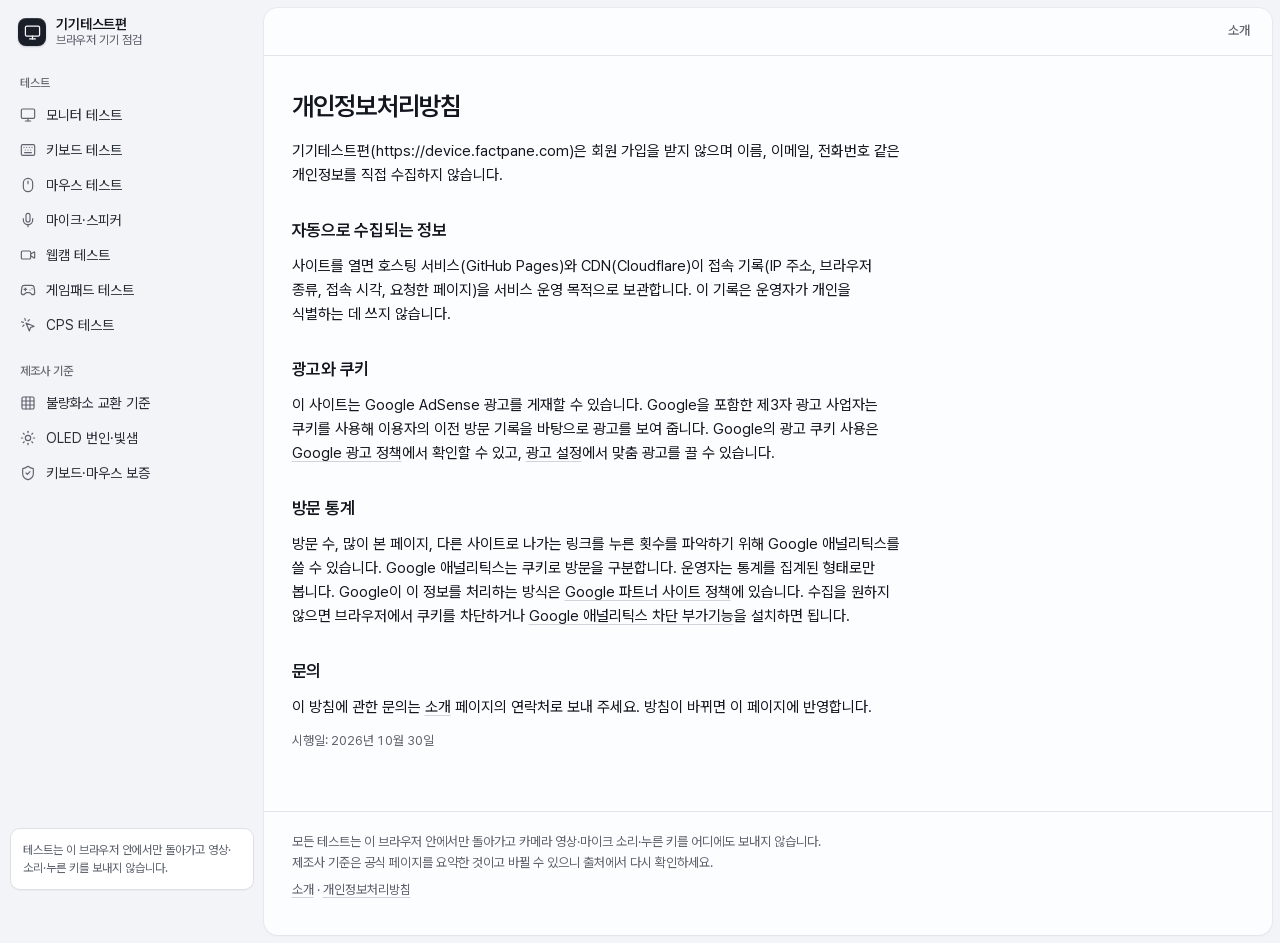
<file: 개인정보처리방침/index.html>
<!doctype html>
<html lang="ko">
<head>
<meta charset="utf-8">
<meta name="viewport" content="width=device-width,initial-scale=1">
<title>개인정보처리방침 | 기기테스트편</title>
<meta name="description" content="기기테스트편의 개인정보 수집·쿠키·광고 정책.">
<link rel="canonical" href="https://device.factpane.com/%EA%B0%9C%EC%9D%B8%EC%A0%95%EB%B3%B4%EC%B2%98%EB%A6%AC%EB%B0%A9%EC%B9%A8/">
<meta property="og:type" content="website">
<meta property="og:site_name" content="기기테스트편">
<meta property="og:title" content="개인정보처리방침 | 기기테스트편">
<meta property="og:description" content="기기테스트편의 개인정보 수집·쿠키·광고 정책.">
<meta property="og:url" content="https://device.factpane.com/%EA%B0%9C%EC%9D%B8%EC%A0%95%EB%B3%B4%EC%B2%98%EB%A6%AC%EB%B0%A9%EC%B9%A8/">
<meta property="og:image" content="https://device.factpane.com/og.png">
<meta property="og:image:width" content="1200">
<meta property="og:image:height" content="630">
<meta name="twitter:card" content="summary_large_image">
<meta name="theme-color" content="#1f2937">
<link rel="icon" href="/icon.svg" type="image/svg+xml">
<link rel="stylesheet" href="/fonts/pretendard.css">
<link rel="stylesheet" href="/style.css">
<script>(function(c){if(location.hostname!==c.host)return;window.dataLayer=window.dataLayer||[];window.gtag=function(){dataLayer.push(arguments)};gtag('js',new Date());gtag('config',c.id);var s=document.createElement('script');s.async=true;s.src='https://www.googletagmanager.com/gtag/js?id='+encodeURIComponent(c.id);document.head.appendChild(s)})({"id":"G-G7WHTDWM4F","host":"device.factpane.com"})</script>
</head>
<body>
<svg class="sprite" aria-hidden="true"><symbol id="i-monitor" viewBox="0 0 24 24"><rect width="20" height="14" x="2" y="3" rx="2"/><path d="M8 21h8"/><path d="M12 17v4"/></symbol><symbol id="i-keyboard" viewBox="0 0 24 24"><rect width="20" height="16" x="2" y="4" rx="2"/><path d="M6 8h.01"/><path d="M10 8h.01"/><path d="M14 8h.01"/><path d="M18 8h.01"/><path d="M8 12h.01"/><path d="M12 12h.01"/><path d="M16 12h.01"/><path d="M7 16h10"/></symbol><symbol id="i-mouse" viewBox="0 0 24 24"><rect x="5" y="2" width="14" height="20" rx="7"/><path d="M12 6v4"/></symbol><symbol id="i-mic" viewBox="0 0 24 24"><path d="M12 2a3 3 0 0 0-3 3v7a3 3 0 0 0 6 0V5a3 3 0 0 0-3-3Z"/><path d="M19 10v2a7 7 0 0 1-14 0v-2"/><path d="M12 19v3"/></symbol><symbol id="i-video" viewBox="0 0 24 24"><path d="m16 13 5.223 3.482a.5.5 0 0 0 .777-.416V7.87a.5.5 0 0 0-.752-.432L16 10.5"/><rect x="2" y="6" width="14" height="12" rx="2"/></symbol><symbol id="i-gamepad" viewBox="0 0 24 24"><path d="M6 11h4"/><path d="M8 9v4"/><path d="M15 12h.01"/><path d="M18 10h.01"/><path d="M17.32 5H6.68a4 4 0 0 0-3.978 3.59l-.017.152C2.604 9.416 2 14.456 2 16a3 3 0 0 0 3 3c1 0 1.5-.5 2-1l1.414-1.414A2 2 0 0 1 9.828 16h4.344a2 2 0 0 1 1.414.586L17 18c.5.5 1 1 2 1a3 3 0 0 0 3-3c0-1.545-.604-6.584-.685-7.258l-.017-.151A4 4 0 0 0 17.32 5z"/></symbol><symbol id="i-click" viewBox="0 0 24 24"><path d="m9 9 5 12 1.8-5.2L21 14Z"/><path d="M7.2 2.2 8 5.1"/><path d="m5.1 8-2.9-.8"/><path d="M14 4.1 12 6"/><path d="m6 12-1.9 2"/></symbol><symbol id="i-grid" viewBox="0 0 24 24"><rect width="18" height="18" x="3" y="3" rx="2"/><path d="M3 9h18"/><path d="M3 15h18"/><path d="M9 3v18"/><path d="M15 3v18"/></symbol><symbol id="i-sun" viewBox="0 0 24 24"><circle cx="12" cy="12" r="4"/><path d="M12 2v2"/><path d="M12 20v2"/><path d="m4.93 4.93 1.41 1.41"/><path d="m17.66 17.66 1.41 1.41"/><path d="M2 12h2"/><path d="M20 12h2"/><path d="m6.34 17.66-1.41 1.41"/><path d="m19.07 4.93-1.41 1.41"/></symbol><symbol id="i-shield" viewBox="0 0 24 24"><path d="M20 13c0 5-3.5 7.5-7.66 8.95a1 1 0 0 1-.67-.01C7.5 20.5 4 18 4 13V6a1 1 0 0 1 1-1c2 0 4.5-1.2 6.24-2.72a1.17 1.17 0 0 1 1.52 0C14.51 3.81 17 5 19 5a1 1 0 0 1 1 1z"/><path d="m9 12 2 2 4-4"/></symbol><symbol id="i-menu" viewBox="0 0 24 24"><path d="M4 6h16"/><path d="M4 12h16"/><path d="M4 18h10"/></symbol></svg><a class="skip-link" href="#content">본문으로 건너뛰기</a><div class="app"><aside class="sidebar"><a class="brand" href="/"><span class="brand-mark"><svg class="i" aria-hidden="true"><use href="#i-monitor"/></svg></span><span class="brand-text"><span class="brand-name">기기테스트편</span><span class="brand-sub">브라우저 기기 점검</span></span></a><nav class="sb-scroll" aria-label="사이트 메뉴"><div class="sb-group"><p class="sb-label">테스트</p><div class="sb-nav"><a class="sb-item" href="/%EB%AA%A8%EB%8B%88%ED%84%B0-%ED%85%8C%EC%8A%A4%ED%8A%B8/"><svg class="i" aria-hidden="true"><use href="#i-monitor"/></svg><span>모니터 테스트</span></a><a class="sb-item" href="/%ED%82%A4%EB%B3%B4%EB%93%9C-%ED%85%8C%EC%8A%A4%ED%8A%B8/"><svg class="i" aria-hidden="true"><use href="#i-keyboard"/></svg><span>키보드 테스트</span></a><a class="sb-item" href="/%EB%A7%88%EC%9A%B0%EC%8A%A4-%ED%85%8C%EC%8A%A4%ED%8A%B8/"><svg class="i" aria-hidden="true"><use href="#i-mouse"/></svg><span>마우스 테스트</span></a><a class="sb-item" href="/%EB%A7%88%EC%9D%B4%ED%81%AC-%ED%85%8C%EC%8A%A4%ED%8A%B8/"><svg class="i" aria-hidden="true"><use href="#i-mic"/></svg><span>마이크·스피커</span></a><a class="sb-item" href="/%EC%9B%B9%EC%BA%A0-%ED%85%8C%EC%8A%A4%ED%8A%B8/"><svg class="i" aria-hidden="true"><use href="#i-video"/></svg><span>웹캠 테스트</span></a><a class="sb-item" href="/%EA%B2%8C%EC%9E%84%ED%8C%A8%EB%93%9C-%ED%85%8C%EC%8A%A4%ED%8A%B8/"><svg class="i" aria-hidden="true"><use href="#i-gamepad"/></svg><span>게임패드 테스트</span></a><a class="sb-item" href="/cps-%ED%85%8C%EC%8A%A4%ED%8A%B8/"><svg class="i" aria-hidden="true"><use href="#i-click"/></svg><span>CPS 테스트</span></a></div></div><div class="sb-group"><p class="sb-label">제조사 기준</p><div class="sb-nav"><a class="sb-item" href="/%EB%AA%A8%EB%8B%88%ED%84%B0-%EB%B6%88%EB%9F%89%ED%99%94%EC%86%8C-%EA%B5%90%ED%99%98-%EA%B8%B0%EC%A4%80/"><svg class="i" aria-hidden="true"><use href="#i-grid"/></svg><span>불량화소 교환 기준</span></a><a class="sb-item" href="/OLED-%EB%B2%88%EC%9D%B8-%EB%B9%9B%EC%83%98-%EA%B8%B0%EC%A4%80/"><svg class="i" aria-hidden="true"><use href="#i-sun"/></svg><span>OLED 번인·빛샘</span></a><a class="sb-item" href="/%ED%82%A4%EB%B3%B4%EB%93%9C-%EB%A7%88%EC%9A%B0%EC%8A%A4-%EB%B3%B4%EC%A6%9D%EA%B8%B0%EA%B0%84/"><svg class="i" aria-hidden="true"><use href="#i-shield"/></svg><span>키보드·마우스 보증</span></a></div></div></nav><p class="sb-foot">테스트는 이 브라우저 안에서만 돌아가고 영상·소리·누른 키를 보내지 않습니다.</p></aside><div class="inset"><header class="topbar"><div class="topbar-brand"><a class="brand" href="/"><span class="brand-mark"><svg class="i" aria-hidden="true"><use href="#i-monitor"/></svg></span><span class="brand-text"><span class="brand-name">기기테스트편</span><span class="brand-sub">브라우저 기기 점검</span></span></a></div><details class="mnav"><summary><svg class="i" aria-hidden="true"><use href="#i-menu"/></svg><span>메뉴</span></summary><nav class="mnav-panel" aria-label="모바일 메뉴"><div class="sb-group"><p class="sb-label">테스트</p><div class="sb-nav"><a class="sb-item" href="/%EB%AA%A8%EB%8B%88%ED%84%B0-%ED%85%8C%EC%8A%A4%ED%8A%B8/"><svg class="i" aria-hidden="true"><use href="#i-monitor"/></svg><span>모니터 테스트</span></a><a class="sb-item" href="/%ED%82%A4%EB%B3%B4%EB%93%9C-%ED%85%8C%EC%8A%A4%ED%8A%B8/"><svg class="i" aria-hidden="true"><use href="#i-keyboard"/></svg><span>키보드 테스트</span></a><a class="sb-item" href="/%EB%A7%88%EC%9A%B0%EC%8A%A4-%ED%85%8C%EC%8A%A4%ED%8A%B8/"><svg class="i" aria-hidden="true"><use href="#i-mouse"/></svg><span>마우스 테스트</span></a><a class="sb-item" href="/%EB%A7%88%EC%9D%B4%ED%81%AC-%ED%85%8C%EC%8A%A4%ED%8A%B8/"><svg class="i" aria-hidden="true"><use href="#i-mic"/></svg><span>마이크·스피커</span></a><a class="sb-item" href="/%EC%9B%B9%EC%BA%A0-%ED%85%8C%EC%8A%A4%ED%8A%B8/"><svg class="i" aria-hidden="true"><use href="#i-video"/></svg><span>웹캠 테스트</span></a><a class="sb-item" href="/%EA%B2%8C%EC%9E%84%ED%8C%A8%EB%93%9C-%ED%85%8C%EC%8A%A4%ED%8A%B8/"><svg class="i" aria-hidden="true"><use href="#i-gamepad"/></svg><span>게임패드 테스트</span></a><a class="sb-item" href="/cps-%ED%85%8C%EC%8A%A4%ED%8A%B8/"><svg class="i" aria-hidden="true"><use href="#i-click"/></svg><span>CPS 테스트</span></a></div></div><div class="sb-group"><p class="sb-label">제조사 기준</p><div class="sb-nav"><a class="sb-item" href="/%EB%AA%A8%EB%8B%88%ED%84%B0-%EB%B6%88%EB%9F%89%ED%99%94%EC%86%8C-%EA%B5%90%ED%99%98-%EA%B8%B0%EC%A4%80/"><svg class="i" aria-hidden="true"><use href="#i-grid"/></svg><span>불량화소 교환 기준</span></a><a class="sb-item" href="/OLED-%EB%B2%88%EC%9D%B8-%EB%B9%9B%EC%83%98-%EA%B8%B0%EC%A4%80/"><svg class="i" aria-hidden="true"><use href="#i-sun"/></svg><span>OLED 번인·빛샘</span></a><a class="sb-item" href="/%ED%82%A4%EB%B3%B4%EB%93%9C-%EB%A7%88%EC%9A%B0%EC%8A%A4-%EB%B3%B4%EC%A6%9D%EA%B8%B0%EA%B0%84/"><svg class="i" aria-hidden="true"><use href="#i-shield"/></svg><span>키보드·마우스 보증</span></a></div></div></nav></details><div class="topbar-right"><a class="btn btn-ghost btn-sm" href="/%EC%86%8C%EA%B0%9C/">소개</a></div></header><span id="content" tabindex="-1"></span>
<main class="wrap">
<div class="prose">
<h1>개인정보처리방침</h1>
<p>기기테스트편(https://device.factpane.com)은 회원 가입을 받지 않으며 이름, 이메일, 전화번호 같은 개인정보를 직접 수집하지 않습니다.</p>
<h2>자동으로 수집되는 정보</h2>
<p>사이트를 열면 호스팅 서비스(GitHub Pages)와 CDN(Cloudflare)이 접속 기록(IP 주소, 브라우저 종류, 접속 시각, 요청한 페이지)을 서비스 운영 목적으로 보관합니다. 이 기록은 운영자가 개인을 식별하는 데 쓰지 않습니다.</p>
<h2>광고와 쿠키</h2>
<p>이 사이트는 Google AdSense 광고를 게재할 수 있습니다. Google을 포함한 제3자 광고 사업자는 쿠키를 사용해 이용자의 이전 방문 기록을 바탕으로 광고를 보여 줍니다. Google의 광고 쿠키 사용은 <a href="https://policies.google.com/technologies/ads" rel="nofollow">Google 광고 정책</a>에서 확인할 수 있고, <a href="https://www.google.com/settings/ads" rel="nofollow">광고 설정</a>에서 맞춤 광고를 끌 수 있습니다.</p>
<h2>방문 통계</h2>
<p>방문 수, 많이 본 페이지, 다른 사이트로 나가는 링크를 누른 횟수를 파악하기 위해 Google 애널리틱스를 쓸 수 있습니다. Google 애널리틱스는 쿠키로 방문을 구분합니다. 운영자는 통계를 집계된 형태로만 봅니다. Google이 이 정보를 처리하는 방식은 <a href="https://policies.google.com/technologies/partner-sites" rel="nofollow">Google 파트너 사이트 정책</a>에 있습니다. 수집을 원하지 않으면 브라우저에서 쿠키를 차단하거나 <a href="https://tools.google.com/dlpage/gaoptout" rel="nofollow">Google 애널리틱스 차단 부가기능</a>을 설치하면 됩니다.</p>
<h2>문의</h2>
<p>이 방침에 관한 문의는 <a href="/소개/">소개</a> 페이지의 연락처로 보내 주세요. 방침이 바뀌면 이 페이지에 반영합니다.</p>
<p class="sub">시행일: 2026년 10월 30일</p>
</div>
</main>
<footer class="site-foot"><p>모든 테스트는 이 브라우저 안에서만 돌아가고 카메라 영상·마이크 소리·누른 키를 어디에도 보내지 않습니다. 제조사 기준은 공식 페이지를 요약한 것이고 바뀔 수 있으니 출처에서 다시 확인하세요.</p><p><a href="/%EC%86%8C%EA%B0%9C/">소개</a> · <a href="/%EA%B0%9C%EC%9D%B8%EC%A0%95%EB%B3%B4%EC%B2%98%EB%A6%AC%EB%B0%A9%EC%B9%A8/">개인정보처리방침</a></p></footer></div></div>
</body>
</html>
</file>
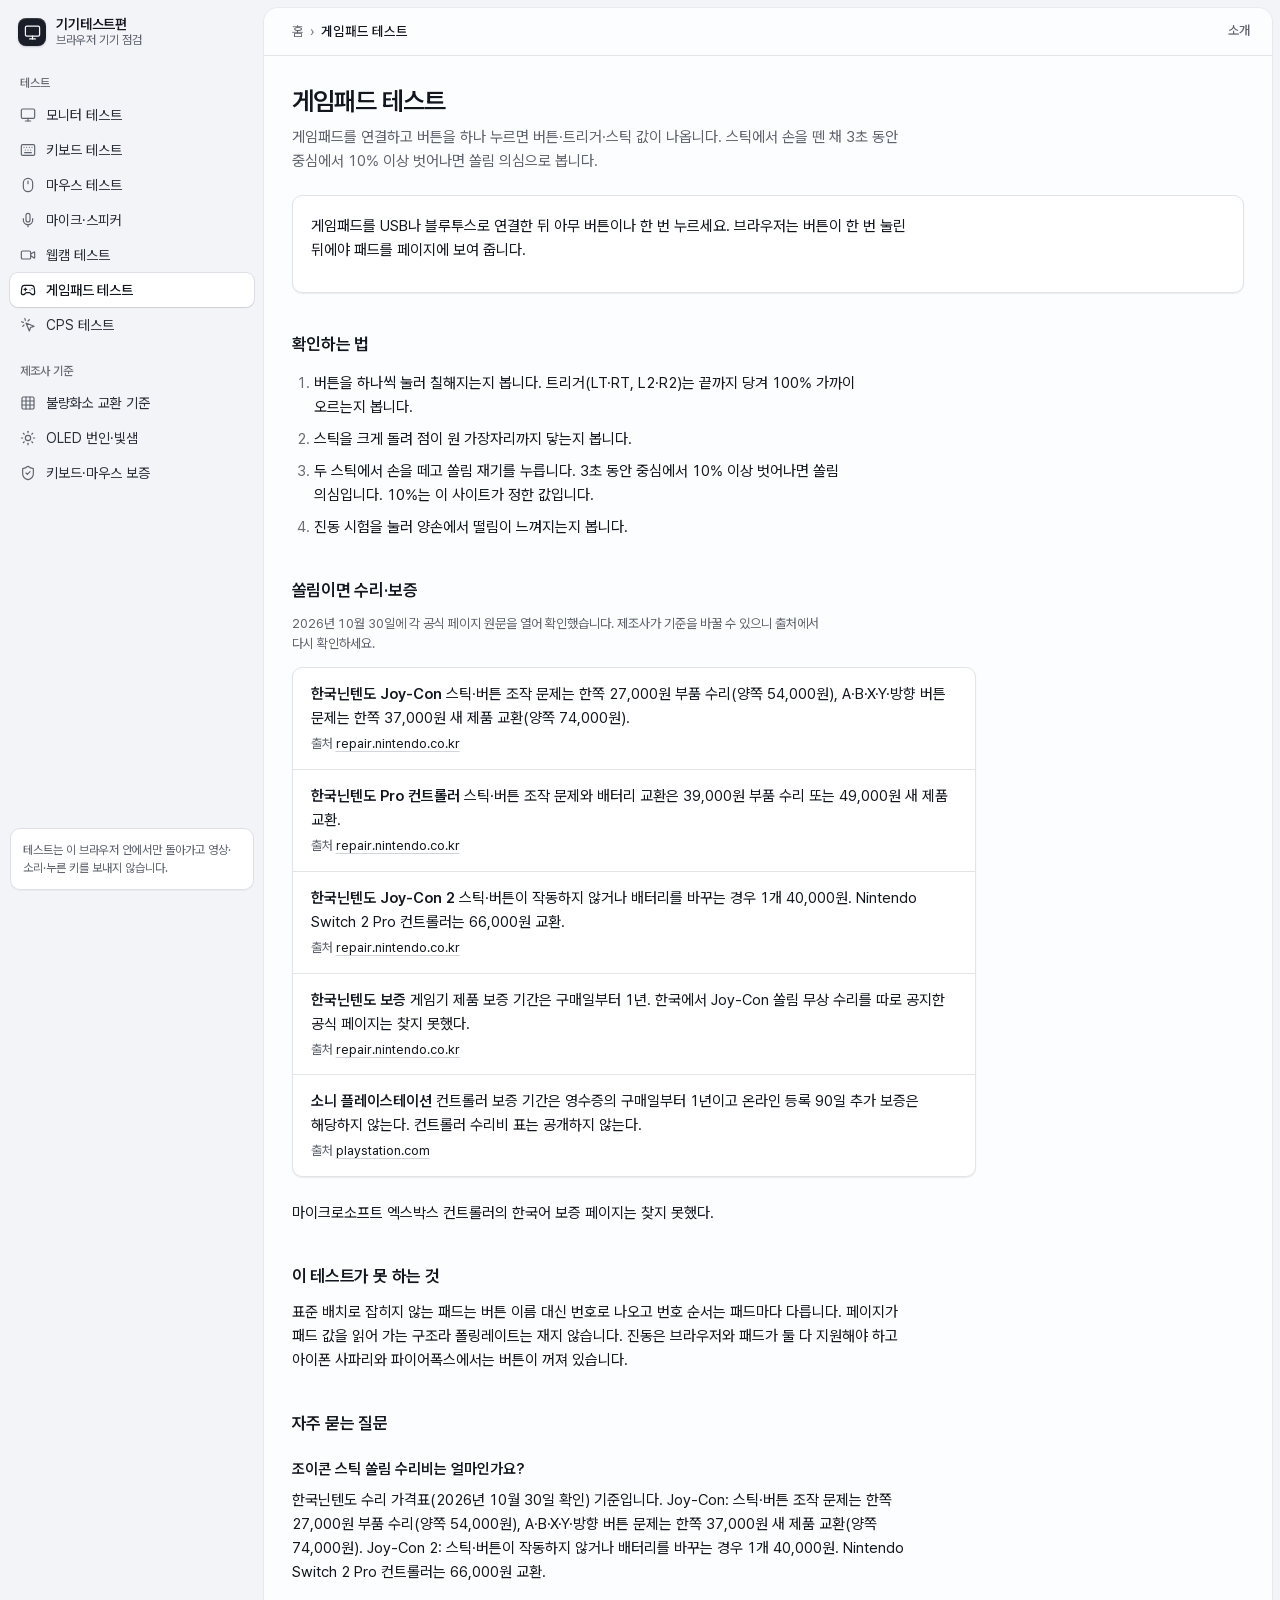
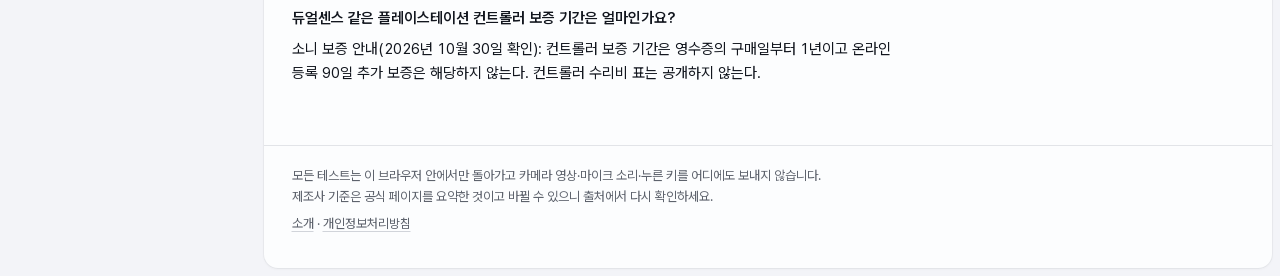
<file: 게임패드-테스트/index.html>
<!doctype html>
<html lang="ko">
<head>
<meta charset="utf-8">
<meta name="viewport" content="width=device-width,initial-scale=1">
<title>게임패드 테스트 · 스틱 쏠림·버튼·진동 확인 | 기기테스트편</title>
<meta name="description" content="듀얼센스·엑스박스 컨트롤러 같은 게임패드의 버튼과 트리거, 스틱 쏠림(드리프트), 진동을 브라우저에서 확인하고 닌텐도·소니 수리비·보증 기간을 봅니다.">
<link rel="canonical" href="https://device.factpane.com/%EA%B2%8C%EC%9E%84%ED%8C%A8%EB%93%9C-%ED%85%8C%EC%8A%A4%ED%8A%B8/">
<meta property="og:type" content="website">
<meta property="og:site_name" content="기기테스트편">
<meta property="og:title" content="게임패드 테스트 · 스틱 쏠림·버튼·진동 확인 | 기기테스트편">
<meta property="og:description" content="듀얼센스·엑스박스 컨트롤러 같은 게임패드의 버튼과 트리거, 스틱 쏠림(드리프트), 진동을 브라우저에서 확인하고 닌텐도·소니 수리비·보증 기간을 봅니다.">
<meta property="og:url" content="https://device.factpane.com/%EA%B2%8C%EC%9E%84%ED%8C%A8%EB%93%9C-%ED%85%8C%EC%8A%A4%ED%8A%B8/">
<meta property="og:image" content="https://device.factpane.com/og.png">
<meta property="og:image:width" content="1200">
<meta property="og:image:height" content="630">
<meta name="twitter:card" content="summary_large_image">
<meta name="theme-color" content="#1f2937">
<link rel="icon" href="/icon.svg" type="image/svg+xml">
<link rel="stylesheet" href="/fonts/pretendard.css">
<link rel="stylesheet" href="/style.css">
<script>(function(c){if(location.hostname!==c.host)return;window.dataLayer=window.dataLayer||[];window.gtag=function(){dataLayer.push(arguments)};gtag('js',new Date());gtag('config',c.id);var s=document.createElement('script');s.async=true;s.src='https://www.googletagmanager.com/gtag/js?id='+encodeURIComponent(c.id);document.head.appendChild(s)})({"id":"G-G7WHTDWM4F","host":"device.factpane.com"})</script>
<script type="application/ld+json">{"@context":"https://schema.org","@type":"BreadcrumbList","itemListElement":[{"@type":"ListItem","position":1,"name":"홈","item":"https://device.factpane.com/"},{"@type":"ListItem","position":2,"name":"게임패드 테스트"}]}</script>
<script type="application/ld+json">{"@context":"https://schema.org","@type":"FAQPage","mainEntity":[{"@type":"Question","name":"조이콘 스틱 쏠림 수리비는 얼마인가요?","acceptedAnswer":{"@type":"Answer","text":"한국닌텐도 수리 가격표(2026년 10월 30일 확인) 기준입니다. Joy-Con: 스틱·버튼 조작 문제는 한쪽 27,000원 부품 수리(양쪽 54,000원), A·B·X·Y·방향 버튼 문제는 한쪽 37,000원 새 제품 교환(양쪽 74,000원). Joy-Con 2: 스틱·버튼이 작동하지 않거나 배터리를 바꾸는 경우 1개 40,000원. Nintendo Switch 2 Pro 컨트롤러는 66,000원 교환."}},{"@type":"Question","name":"듀얼센스 같은 플레이스테이션 컨트롤러 보증 기간은 얼마인가요?","acceptedAnswer":{"@type":"Answer","text":"소니 보증 안내(2026년 10월 30일 확인): 컨트롤러 보증 기간은 영수증의 구매일부터 1년이고 온라인 등록 90일 추가 보증은 해당하지 않는다. 컨트롤러 수리비 표는 공개하지 않는다."}}]}</script>
</head>
<body>
<svg class="sprite" aria-hidden="true"><symbol id="i-monitor" viewBox="0 0 24 24"><rect width="20" height="14" x="2" y="3" rx="2"/><path d="M8 21h8"/><path d="M12 17v4"/></symbol><symbol id="i-keyboard" viewBox="0 0 24 24"><rect width="20" height="16" x="2" y="4" rx="2"/><path d="M6 8h.01"/><path d="M10 8h.01"/><path d="M14 8h.01"/><path d="M18 8h.01"/><path d="M8 12h.01"/><path d="M12 12h.01"/><path d="M16 12h.01"/><path d="M7 16h10"/></symbol><symbol id="i-mouse" viewBox="0 0 24 24"><rect x="5" y="2" width="14" height="20" rx="7"/><path d="M12 6v4"/></symbol><symbol id="i-mic" viewBox="0 0 24 24"><path d="M12 2a3 3 0 0 0-3 3v7a3 3 0 0 0 6 0V5a3 3 0 0 0-3-3Z"/><path d="M19 10v2a7 7 0 0 1-14 0v-2"/><path d="M12 19v3"/></symbol><symbol id="i-video" viewBox="0 0 24 24"><path d="m16 13 5.223 3.482a.5.5 0 0 0 .777-.416V7.87a.5.5 0 0 0-.752-.432L16 10.5"/><rect x="2" y="6" width="14" height="12" rx="2"/></symbol><symbol id="i-gamepad" viewBox="0 0 24 24"><path d="M6 11h4"/><path d="M8 9v4"/><path d="M15 12h.01"/><path d="M18 10h.01"/><path d="M17.32 5H6.68a4 4 0 0 0-3.978 3.59l-.017.152C2.604 9.416 2 14.456 2 16a3 3 0 0 0 3 3c1 0 1.5-.5 2-1l1.414-1.414A2 2 0 0 1 9.828 16h4.344a2 2 0 0 1 1.414.586L17 18c.5.5 1 1 2 1a3 3 0 0 0 3-3c0-1.545-.604-6.584-.685-7.258l-.017-.151A4 4 0 0 0 17.32 5z"/></symbol><symbol id="i-click" viewBox="0 0 24 24"><path d="m9 9 5 12 1.8-5.2L21 14Z"/><path d="M7.2 2.2 8 5.1"/><path d="m5.1 8-2.9-.8"/><path d="M14 4.1 12 6"/><path d="m6 12-1.9 2"/></symbol><symbol id="i-grid" viewBox="0 0 24 24"><rect width="18" height="18" x="3" y="3" rx="2"/><path d="M3 9h18"/><path d="M3 15h18"/><path d="M9 3v18"/><path d="M15 3v18"/></symbol><symbol id="i-sun" viewBox="0 0 24 24"><circle cx="12" cy="12" r="4"/><path d="M12 2v2"/><path d="M12 20v2"/><path d="m4.93 4.93 1.41 1.41"/><path d="m17.66 17.66 1.41 1.41"/><path d="M2 12h2"/><path d="M20 12h2"/><path d="m6.34 17.66-1.41 1.41"/><path d="m19.07 4.93-1.41 1.41"/></symbol><symbol id="i-shield" viewBox="0 0 24 24"><path d="M20 13c0 5-3.5 7.5-7.66 8.95a1 1 0 0 1-.67-.01C7.5 20.5 4 18 4 13V6a1 1 0 0 1 1-1c2 0 4.5-1.2 6.24-2.72a1.17 1.17 0 0 1 1.52 0C14.51 3.81 17 5 19 5a1 1 0 0 1 1 1z"/><path d="m9 12 2 2 4-4"/></symbol><symbol id="i-menu" viewBox="0 0 24 24"><path d="M4 6h16"/><path d="M4 12h16"/><path d="M4 18h10"/></symbol></svg><a class="skip-link" href="#content">본문으로 건너뛰기</a><div class="app"><aside class="sidebar"><a class="brand" href="/"><span class="brand-mark"><svg class="i" aria-hidden="true"><use href="#i-monitor"/></svg></span><span class="brand-text"><span class="brand-name">기기테스트편</span><span class="brand-sub">브라우저 기기 점검</span></span></a><nav class="sb-scroll" aria-label="사이트 메뉴"><div class="sb-group"><p class="sb-label">테스트</p><div class="sb-nav"><a class="sb-item" href="/%EB%AA%A8%EB%8B%88%ED%84%B0-%ED%85%8C%EC%8A%A4%ED%8A%B8/"><svg class="i" aria-hidden="true"><use href="#i-monitor"/></svg><span>모니터 테스트</span></a><a class="sb-item" href="/%ED%82%A4%EB%B3%B4%EB%93%9C-%ED%85%8C%EC%8A%A4%ED%8A%B8/"><svg class="i" aria-hidden="true"><use href="#i-keyboard"/></svg><span>키보드 테스트</span></a><a class="sb-item" href="/%EB%A7%88%EC%9A%B0%EC%8A%A4-%ED%85%8C%EC%8A%A4%ED%8A%B8/"><svg class="i" aria-hidden="true"><use href="#i-mouse"/></svg><span>마우스 테스트</span></a><a class="sb-item" href="/%EB%A7%88%EC%9D%B4%ED%81%AC-%ED%85%8C%EC%8A%A4%ED%8A%B8/"><svg class="i" aria-hidden="true"><use href="#i-mic"/></svg><span>마이크·스피커</span></a><a class="sb-item" href="/%EC%9B%B9%EC%BA%A0-%ED%85%8C%EC%8A%A4%ED%8A%B8/"><svg class="i" aria-hidden="true"><use href="#i-video"/></svg><span>웹캠 테스트</span></a><a class="sb-item" href="/%EA%B2%8C%EC%9E%84%ED%8C%A8%EB%93%9C-%ED%85%8C%EC%8A%A4%ED%8A%B8/" aria-current="page"><svg class="i" aria-hidden="true"><use href="#i-gamepad"/></svg><span>게임패드 테스트</span></a><a class="sb-item" href="/cps-%ED%85%8C%EC%8A%A4%ED%8A%B8/"><svg class="i" aria-hidden="true"><use href="#i-click"/></svg><span>CPS 테스트</span></a></div></div><div class="sb-group"><p class="sb-label">제조사 기준</p><div class="sb-nav"><a class="sb-item" href="/%EB%AA%A8%EB%8B%88%ED%84%B0-%EB%B6%88%EB%9F%89%ED%99%94%EC%86%8C-%EA%B5%90%ED%99%98-%EA%B8%B0%EC%A4%80/"><svg class="i" aria-hidden="true"><use href="#i-grid"/></svg><span>불량화소 교환 기준</span></a><a class="sb-item" href="/OLED-%EB%B2%88%EC%9D%B8-%EB%B9%9B%EC%83%98-%EA%B8%B0%EC%A4%80/"><svg class="i" aria-hidden="true"><use href="#i-sun"/></svg><span>OLED 번인·빛샘</span></a><a class="sb-item" href="/%ED%82%A4%EB%B3%B4%EB%93%9C-%EB%A7%88%EC%9A%B0%EC%8A%A4-%EB%B3%B4%EC%A6%9D%EA%B8%B0%EA%B0%84/"><svg class="i" aria-hidden="true"><use href="#i-shield"/></svg><span>키보드·마우스 보증</span></a></div></div></nav><p class="sb-foot">테스트는 이 브라우저 안에서만 돌아가고 영상·소리·누른 키를 보내지 않습니다.</p></aside><div class="inset"><header class="topbar"><div class="topbar-brand"><a class="brand" href="/"><span class="brand-mark"><svg class="i" aria-hidden="true"><use href="#i-monitor"/></svg></span><span class="brand-text"><span class="brand-name">기기테스트편</span><span class="brand-sub">브라우저 기기 점검</span></span></a></div><details class="mnav"><summary><svg class="i" aria-hidden="true"><use href="#i-menu"/></svg><span>메뉴</span></summary><nav class="mnav-panel" aria-label="모바일 메뉴"><div class="sb-group"><p class="sb-label">테스트</p><div class="sb-nav"><a class="sb-item" href="/%EB%AA%A8%EB%8B%88%ED%84%B0-%ED%85%8C%EC%8A%A4%ED%8A%B8/"><svg class="i" aria-hidden="true"><use href="#i-monitor"/></svg><span>모니터 테스트</span></a><a class="sb-item" href="/%ED%82%A4%EB%B3%B4%EB%93%9C-%ED%85%8C%EC%8A%A4%ED%8A%B8/"><svg class="i" aria-hidden="true"><use href="#i-keyboard"/></svg><span>키보드 테스트</span></a><a class="sb-item" href="/%EB%A7%88%EC%9A%B0%EC%8A%A4-%ED%85%8C%EC%8A%A4%ED%8A%B8/"><svg class="i" aria-hidden="true"><use href="#i-mouse"/></svg><span>마우스 테스트</span></a><a class="sb-item" href="/%EB%A7%88%EC%9D%B4%ED%81%AC-%ED%85%8C%EC%8A%A4%ED%8A%B8/"><svg class="i" aria-hidden="true"><use href="#i-mic"/></svg><span>마이크·스피커</span></a><a class="sb-item" href="/%EC%9B%B9%EC%BA%A0-%ED%85%8C%EC%8A%A4%ED%8A%B8/"><svg class="i" aria-hidden="true"><use href="#i-video"/></svg><span>웹캠 테스트</span></a><a class="sb-item" href="/%EA%B2%8C%EC%9E%84%ED%8C%A8%EB%93%9C-%ED%85%8C%EC%8A%A4%ED%8A%B8/" aria-current="page"><svg class="i" aria-hidden="true"><use href="#i-gamepad"/></svg><span>게임패드 테스트</span></a><a class="sb-item" href="/cps-%ED%85%8C%EC%8A%A4%ED%8A%B8/"><svg class="i" aria-hidden="true"><use href="#i-click"/></svg><span>CPS 테스트</span></a></div></div><div class="sb-group"><p class="sb-label">제조사 기준</p><div class="sb-nav"><a class="sb-item" href="/%EB%AA%A8%EB%8B%88%ED%84%B0-%EB%B6%88%EB%9F%89%ED%99%94%EC%86%8C-%EA%B5%90%ED%99%98-%EA%B8%B0%EC%A4%80/"><svg class="i" aria-hidden="true"><use href="#i-grid"/></svg><span>불량화소 교환 기준</span></a><a class="sb-item" href="/OLED-%EB%B2%88%EC%9D%B8-%EB%B9%9B%EC%83%98-%EA%B8%B0%EC%A4%80/"><svg class="i" aria-hidden="true"><use href="#i-sun"/></svg><span>OLED 번인·빛샘</span></a><a class="sb-item" href="/%ED%82%A4%EB%B3%B4%EB%93%9C-%EB%A7%88%EC%9A%B0%EC%8A%A4-%EB%B3%B4%EC%A6%9D%EA%B8%B0%EA%B0%84/"><svg class="i" aria-hidden="true"><use href="#i-shield"/></svg><span>키보드·마우스 보증</span></a></div></div></nav></details><div class="topbar-right"><a class="btn btn-ghost btn-sm" href="/%EC%86%8C%EA%B0%9C/">소개</a></div></header><span id="content" tabindex="-1"></span>
<main class="wrap">
<nav class="crumbs" aria-label="현재 위치"><a href="/">홈</a><span aria-hidden="true"> › </span><span>게임패드 테스트</span></nav>
<h1>게임패드 테스트</h1>
<p class="lead">게임패드를 연결하고 버튼을 하나 누르면 버튼·트리거·스틱 값이 나옵니다. 스틱에서 손을 뗀 채 3초 동안 중심에서 10% 이상 벗어나면 쏠림 의심으로 봅니다.</p>
<div class="tool"><p id="gp-empty">게임패드를 USB나 블루투스로 연결한 뒤 아무 버튼이나 한 번 누르세요. 브라우저는 버튼이 한 번 눌린 뒤에야 패드를 페이지에 보여 줍니다.</p><div id="gp-live" hidden><p class="sub" id="gp-name"></p><div class="sticks"><div class="stick"><div class="ring"><div class="dot" id="gp-left-dot"></div></div><p class="sub">왼쪽 스틱<br><span id="gp-left-val">-</span></p></div><div class="stick"><div class="ring"><div class="dot" id="gp-right-dot"></div></div><p class="sub">오른쪽 스틱<br><span id="gp-right-val">-</span></p></div></div><div class="mouse-buttons" id="gp-buttons"></div><p><button type="button" class="primary" id="gp-drift-start">쏠림 재기(3초)</button> <span id="gp-drift">두 스틱에서 손을 뗀 채로 누르세요</span></p><p><button type="button" id="gp-vibrate" disabled>진동 시험</button> <span class="sub" id="gp-vib-msg">아이폰 사파리와 파이어폭스는 게임패드 진동을 지원하지 않습니다.</span></p></div></div>
<h2>확인하는 법</h2>
<ol>
<li>버튼을 하나씩 눌러 칠해지는지 봅니다. 트리거(LT·RT, L2·R2)는 끝까지 당겨 100% 가까이 오르는지 봅니다.</li>
<li>스틱을 크게 돌려 점이 원 가장자리까지 닿는지 봅니다.</li>
<li>두 스틱에서 손을 떼고 쏠림 재기를 누릅니다. 3초 동안 중심에서 10% 이상 벗어나면 쏠림 의심입니다. 10%는 이 사이트가 정한 값입니다.</li>
<li>진동 시험을 눌러 양손에서 떨림이 느껴지는지 봅니다.</li>
</ol>
<h2>쏠림이면 수리·보증</h2>
<p class="basis">2026년 10월 30일에 각 공식 페이지 원문을 열어 확인했습니다. 제조사가 기준을 바꿀 수 있으니 출처에서 다시 확인하세요.</p>
<ul class="statements"><li><b>한국닌텐도 Joy-Con</b> 스틱·버튼 조작 문제는 한쪽 27,000원 부품 수리(양쪽 54,000원), A·B·X·Y·방향 버튼 문제는 한쪽 37,000원 새 제품 교환(양쪽 74,000원). <span class="sub">출처 <a href="https://repair.nintendo.co.kr/price/price_switch.html" rel="nofollow noopener">repair.nintendo.co.kr</a></span></li><li><b>한국닌텐도 Pro 컨트롤러</b> 스틱·버튼 조작 문제와 배터리 교환은 39,000원 부품 수리 또는 49,000원 새 제품 교환. <span class="sub">출처 <a href="https://repair.nintendo.co.kr/price/price_switch.html" rel="nofollow noopener">repair.nintendo.co.kr</a></span></li><li><b>한국닌텐도 Joy-Con 2</b> 스틱·버튼이 작동하지 않거나 배터리를 바꾸는 경우 1개 40,000원. Nintendo Switch 2 Pro 컨트롤러는 66,000원 교환. <span class="sub">출처 <a href="https://repair.nintendo.co.kr/price/price_switch2.html" rel="nofollow noopener">repair.nintendo.co.kr</a></span></li><li><b>한국닌텐도 보증</b> 게임기 제품 보증 기간은 구매일부터 1년. 한국에서 Joy-Con 쏠림 무상 수리를 따로 공지한 공식 페이지는 찾지 못했다. <span class="sub">출처 <a href="https://repair.nintendo.co.kr/" rel="nofollow noopener">repair.nintendo.co.kr</a></span></li><li><b>소니 플레이스테이션</b> 컨트롤러 보증 기간은 영수증의 구매일부터 1년이고 온라인 등록 90일 추가 보증은 해당하지 않는다. 컨트롤러 수리비 표는 공개하지 않는다. <span class="sub">출처 <a href="https://www.playstation.com/ko-kr/support/hardware/warranty/" rel="nofollow noopener">playstation.com</a></span></li></ul>
<p>마이크로소프트 엑스박스 컨트롤러의 한국어 보증 페이지는 찾지 못했다.</p>
<h2>이 테스트가 못 하는 것</h2>
<p>표준 배치로 잡히지 않는 패드는 버튼 이름 대신 번호로 나오고 번호 순서는 패드마다 다릅니다. 페이지가 패드 값을 읽어 가는 구조라 폴링레이트는 재지 않습니다. 진동은 브라우저와 패드가 둘 다 지원해야 하고 아이폰 사파리와 파이어폭스에서는 버튼이 꺼져 있습니다.</p>
<script src="/gamepad.js" defer></script>
<section class="faq">
<h2>자주 묻는 질문</h2>
<h3>조이콘 스틱 쏠림 수리비는 얼마인가요?</h3>
<p>한국닌텐도 수리 가격표(2026년 10월 30일 확인) 기준입니다. Joy-Con: 스틱·버튼 조작 문제는 한쪽 27,000원 부품 수리(양쪽 54,000원), A·B·X·Y·방향 버튼 문제는 한쪽 37,000원 새 제품 교환(양쪽 74,000원). Joy-Con 2: 스틱·버튼이 작동하지 않거나 배터리를 바꾸는 경우 1개 40,000원. Nintendo Switch 2 Pro 컨트롤러는 66,000원 교환.</p>
<h3>듀얼센스 같은 플레이스테이션 컨트롤러 보증 기간은 얼마인가요?</h3>
<p>소니 보증 안내(2026년 10월 30일 확인): 컨트롤러 보증 기간은 영수증의 구매일부터 1년이고 온라인 등록 90일 추가 보증은 해당하지 않는다. 컨트롤러 수리비 표는 공개하지 않는다.</p>
</section>
</main>
<footer class="site-foot"><p>모든 테스트는 이 브라우저 안에서만 돌아가고 카메라 영상·마이크 소리·누른 키를 어디에도 보내지 않습니다. 제조사 기준은 공식 페이지를 요약한 것이고 바뀔 수 있으니 출처에서 다시 확인하세요.</p><p><a href="/%EC%86%8C%EA%B0%9C/">소개</a> · <a href="/%EA%B0%9C%EC%9D%B8%EC%A0%95%EB%B3%B4%EC%B2%98%EB%A6%AC%EB%B0%A9%EC%B9%A8/">개인정보처리방침</a></p></footer></div></div>
</body>
</html>
</file>
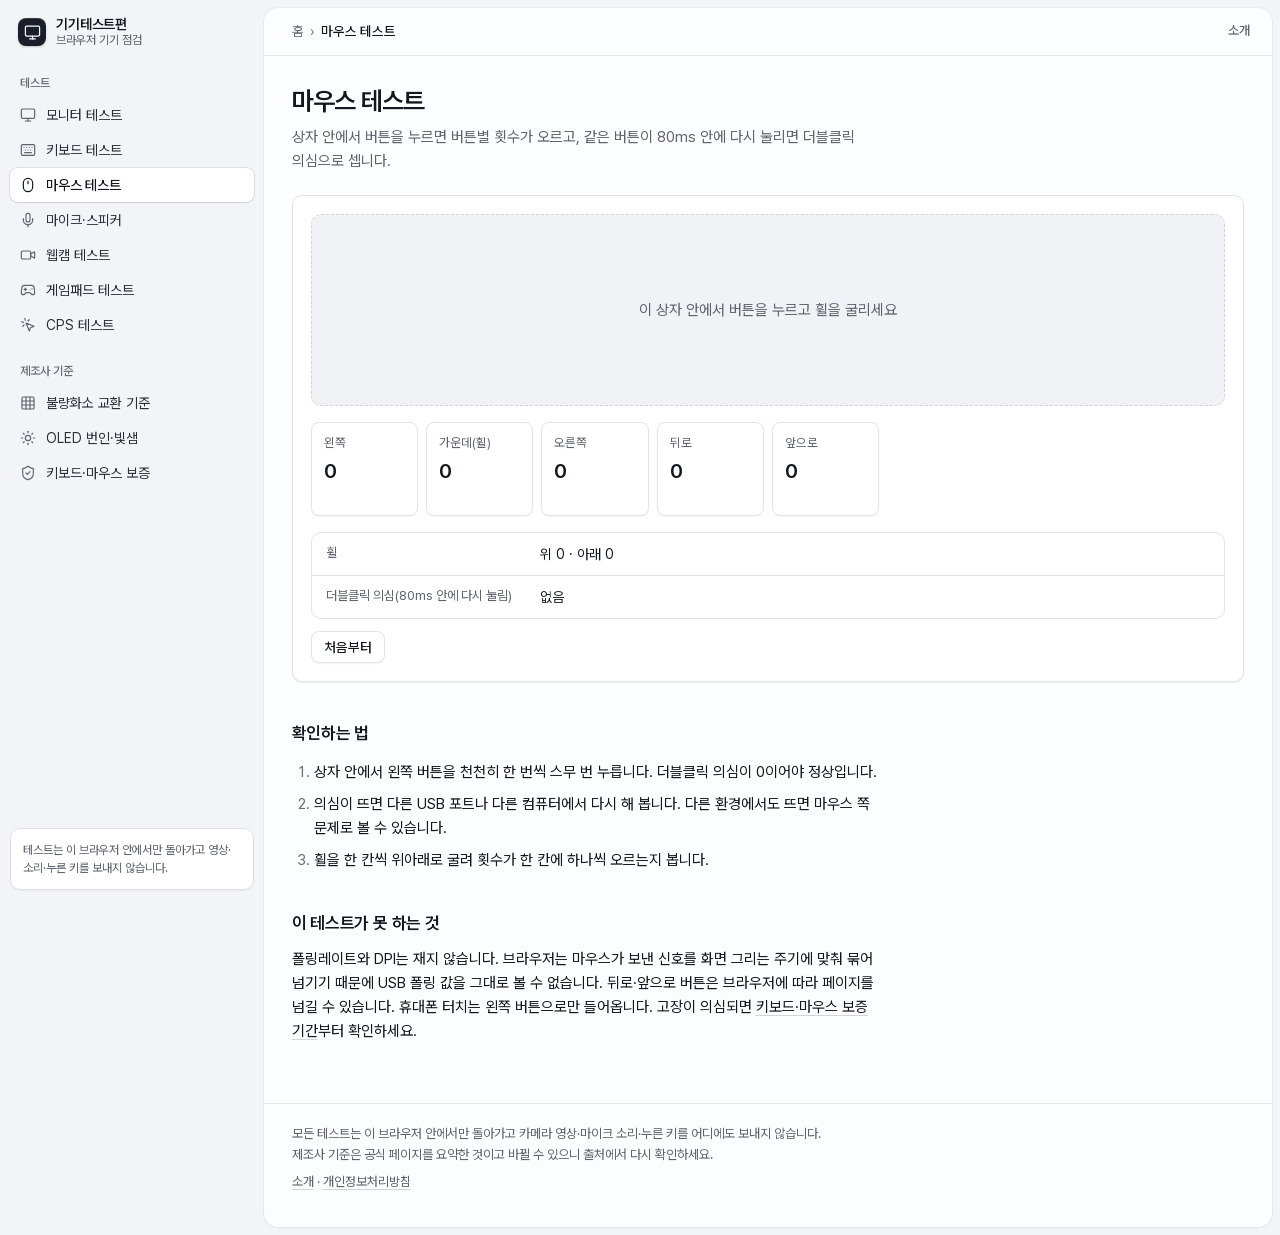
<file: 마우스-테스트/index.html>
<!doctype html>
<html lang="ko">
<head>
<meta charset="utf-8">
<meta name="viewport" content="width=device-width,initial-scale=1">
<title>마우스 테스트 · 더블클릭·휠 확인 | 기기테스트편</title>
<meta name="description" content="마우스 버튼 5개와 휠을 확인하고 한 번 눌렀는데 두 번 들어오는 더블클릭(채터링) 증상을 찾는 온라인 마우스 클릭 테스트입니다.">
<link rel="canonical" href="https://device.factpane.com/%EB%A7%88%EC%9A%B0%EC%8A%A4-%ED%85%8C%EC%8A%A4%ED%8A%B8/">
<meta property="og:type" content="website">
<meta property="og:site_name" content="기기테스트편">
<meta property="og:title" content="마우스 테스트 · 더블클릭·휠 확인 | 기기테스트편">
<meta property="og:description" content="마우스 버튼 5개와 휠을 확인하고 한 번 눌렀는데 두 번 들어오는 더블클릭(채터링) 증상을 찾는 온라인 마우스 클릭 테스트입니다.">
<meta property="og:url" content="https://device.factpane.com/%EB%A7%88%EC%9A%B0%EC%8A%A4-%ED%85%8C%EC%8A%A4%ED%8A%B8/">
<meta property="og:image" content="https://device.factpane.com/og.png">
<meta property="og:image:width" content="1200">
<meta property="og:image:height" content="630">
<meta name="twitter:card" content="summary_large_image">
<meta name="theme-color" content="#1f2937">
<link rel="icon" href="/icon.svg" type="image/svg+xml">
<link rel="stylesheet" href="/fonts/pretendard.css">
<link rel="stylesheet" href="/style.css">
<script>(function(c){if(location.hostname!==c.host)return;window.dataLayer=window.dataLayer||[];window.gtag=function(){dataLayer.push(arguments)};gtag('js',new Date());gtag('config',c.id);var s=document.createElement('script');s.async=true;s.src='https://www.googletagmanager.com/gtag/js?id='+encodeURIComponent(c.id);document.head.appendChild(s)})({"id":"G-G7WHTDWM4F","host":"device.factpane.com"})</script>
<script type="application/ld+json">{"@context":"https://schema.org","@type":"BreadcrumbList","itemListElement":[{"@type":"ListItem","position":1,"name":"홈","item":"https://device.factpane.com/"},{"@type":"ListItem","position":2,"name":"마우스 테스트"}]}</script>
</head>
<body>
<svg class="sprite" aria-hidden="true"><symbol id="i-monitor" viewBox="0 0 24 24"><rect width="20" height="14" x="2" y="3" rx="2"/><path d="M8 21h8"/><path d="M12 17v4"/></symbol><symbol id="i-keyboard" viewBox="0 0 24 24"><rect width="20" height="16" x="2" y="4" rx="2"/><path d="M6 8h.01"/><path d="M10 8h.01"/><path d="M14 8h.01"/><path d="M18 8h.01"/><path d="M8 12h.01"/><path d="M12 12h.01"/><path d="M16 12h.01"/><path d="M7 16h10"/></symbol><symbol id="i-mouse" viewBox="0 0 24 24"><rect x="5" y="2" width="14" height="20" rx="7"/><path d="M12 6v4"/></symbol><symbol id="i-mic" viewBox="0 0 24 24"><path d="M12 2a3 3 0 0 0-3 3v7a3 3 0 0 0 6 0V5a3 3 0 0 0-3-3Z"/><path d="M19 10v2a7 7 0 0 1-14 0v-2"/><path d="M12 19v3"/></symbol><symbol id="i-video" viewBox="0 0 24 24"><path d="m16 13 5.223 3.482a.5.5 0 0 0 .777-.416V7.87a.5.5 0 0 0-.752-.432L16 10.5"/><rect x="2" y="6" width="14" height="12" rx="2"/></symbol><symbol id="i-gamepad" viewBox="0 0 24 24"><path d="M6 11h4"/><path d="M8 9v4"/><path d="M15 12h.01"/><path d="M18 10h.01"/><path d="M17.32 5H6.68a4 4 0 0 0-3.978 3.59l-.017.152C2.604 9.416 2 14.456 2 16a3 3 0 0 0 3 3c1 0 1.5-.5 2-1l1.414-1.414A2 2 0 0 1 9.828 16h4.344a2 2 0 0 1 1.414.586L17 18c.5.5 1 1 2 1a3 3 0 0 0 3-3c0-1.545-.604-6.584-.685-7.258l-.017-.151A4 4 0 0 0 17.32 5z"/></symbol><symbol id="i-click" viewBox="0 0 24 24"><path d="m9 9 5 12 1.8-5.2L21 14Z"/><path d="M7.2 2.2 8 5.1"/><path d="m5.1 8-2.9-.8"/><path d="M14 4.1 12 6"/><path d="m6 12-1.9 2"/></symbol><symbol id="i-grid" viewBox="0 0 24 24"><rect width="18" height="18" x="3" y="3" rx="2"/><path d="M3 9h18"/><path d="M3 15h18"/><path d="M9 3v18"/><path d="M15 3v18"/></symbol><symbol id="i-sun" viewBox="0 0 24 24"><circle cx="12" cy="12" r="4"/><path d="M12 2v2"/><path d="M12 20v2"/><path d="m4.93 4.93 1.41 1.41"/><path d="m17.66 17.66 1.41 1.41"/><path d="M2 12h2"/><path d="M20 12h2"/><path d="m6.34 17.66-1.41 1.41"/><path d="m19.07 4.93-1.41 1.41"/></symbol><symbol id="i-shield" viewBox="0 0 24 24"><path d="M20 13c0 5-3.5 7.5-7.66 8.95a1 1 0 0 1-.67-.01C7.5 20.5 4 18 4 13V6a1 1 0 0 1 1-1c2 0 4.5-1.2 6.24-2.72a1.17 1.17 0 0 1 1.52 0C14.51 3.81 17 5 19 5a1 1 0 0 1 1 1z"/><path d="m9 12 2 2 4-4"/></symbol><symbol id="i-menu" viewBox="0 0 24 24"><path d="M4 6h16"/><path d="M4 12h16"/><path d="M4 18h10"/></symbol></svg><a class="skip-link" href="#content">본문으로 건너뛰기</a><div class="app"><aside class="sidebar"><a class="brand" href="/"><span class="brand-mark"><svg class="i" aria-hidden="true"><use href="#i-monitor"/></svg></span><span class="brand-text"><span class="brand-name">기기테스트편</span><span class="brand-sub">브라우저 기기 점검</span></span></a><nav class="sb-scroll" aria-label="사이트 메뉴"><div class="sb-group"><p class="sb-label">테스트</p><div class="sb-nav"><a class="sb-item" href="/%EB%AA%A8%EB%8B%88%ED%84%B0-%ED%85%8C%EC%8A%A4%ED%8A%B8/"><svg class="i" aria-hidden="true"><use href="#i-monitor"/></svg><span>모니터 테스트</span></a><a class="sb-item" href="/%ED%82%A4%EB%B3%B4%EB%93%9C-%ED%85%8C%EC%8A%A4%ED%8A%B8/"><svg class="i" aria-hidden="true"><use href="#i-keyboard"/></svg><span>키보드 테스트</span></a><a class="sb-item" href="/%EB%A7%88%EC%9A%B0%EC%8A%A4-%ED%85%8C%EC%8A%A4%ED%8A%B8/" aria-current="page"><svg class="i" aria-hidden="true"><use href="#i-mouse"/></svg><span>마우스 테스트</span></a><a class="sb-item" href="/%EB%A7%88%EC%9D%B4%ED%81%AC-%ED%85%8C%EC%8A%A4%ED%8A%B8/"><svg class="i" aria-hidden="true"><use href="#i-mic"/></svg><span>마이크·스피커</span></a><a class="sb-item" href="/%EC%9B%B9%EC%BA%A0-%ED%85%8C%EC%8A%A4%ED%8A%B8/"><svg class="i" aria-hidden="true"><use href="#i-video"/></svg><span>웹캠 테스트</span></a><a class="sb-item" href="/%EA%B2%8C%EC%9E%84%ED%8C%A8%EB%93%9C-%ED%85%8C%EC%8A%A4%ED%8A%B8/"><svg class="i" aria-hidden="true"><use href="#i-gamepad"/></svg><span>게임패드 테스트</span></a><a class="sb-item" href="/cps-%ED%85%8C%EC%8A%A4%ED%8A%B8/"><svg class="i" aria-hidden="true"><use href="#i-click"/></svg><span>CPS 테스트</span></a></div></div><div class="sb-group"><p class="sb-label">제조사 기준</p><div class="sb-nav"><a class="sb-item" href="/%EB%AA%A8%EB%8B%88%ED%84%B0-%EB%B6%88%EB%9F%89%ED%99%94%EC%86%8C-%EA%B5%90%ED%99%98-%EA%B8%B0%EC%A4%80/"><svg class="i" aria-hidden="true"><use href="#i-grid"/></svg><span>불량화소 교환 기준</span></a><a class="sb-item" href="/OLED-%EB%B2%88%EC%9D%B8-%EB%B9%9B%EC%83%98-%EA%B8%B0%EC%A4%80/"><svg class="i" aria-hidden="true"><use href="#i-sun"/></svg><span>OLED 번인·빛샘</span></a><a class="sb-item" href="/%ED%82%A4%EB%B3%B4%EB%93%9C-%EB%A7%88%EC%9A%B0%EC%8A%A4-%EB%B3%B4%EC%A6%9D%EA%B8%B0%EA%B0%84/"><svg class="i" aria-hidden="true"><use href="#i-shield"/></svg><span>키보드·마우스 보증</span></a></div></div></nav><p class="sb-foot">테스트는 이 브라우저 안에서만 돌아가고 영상·소리·누른 키를 보내지 않습니다.</p></aside><div class="inset"><header class="topbar"><div class="topbar-brand"><a class="brand" href="/"><span class="brand-mark"><svg class="i" aria-hidden="true"><use href="#i-monitor"/></svg></span><span class="brand-text"><span class="brand-name">기기테스트편</span><span class="brand-sub">브라우저 기기 점검</span></span></a></div><details class="mnav"><summary><svg class="i" aria-hidden="true"><use href="#i-menu"/></svg><span>메뉴</span></summary><nav class="mnav-panel" aria-label="모바일 메뉴"><div class="sb-group"><p class="sb-label">테스트</p><div class="sb-nav"><a class="sb-item" href="/%EB%AA%A8%EB%8B%88%ED%84%B0-%ED%85%8C%EC%8A%A4%ED%8A%B8/"><svg class="i" aria-hidden="true"><use href="#i-monitor"/></svg><span>모니터 테스트</span></a><a class="sb-item" href="/%ED%82%A4%EB%B3%B4%EB%93%9C-%ED%85%8C%EC%8A%A4%ED%8A%B8/"><svg class="i" aria-hidden="true"><use href="#i-keyboard"/></svg><span>키보드 테스트</span></a><a class="sb-item" href="/%EB%A7%88%EC%9A%B0%EC%8A%A4-%ED%85%8C%EC%8A%A4%ED%8A%B8/" aria-current="page"><svg class="i" aria-hidden="true"><use href="#i-mouse"/></svg><span>마우스 테스트</span></a><a class="sb-item" href="/%EB%A7%88%EC%9D%B4%ED%81%AC-%ED%85%8C%EC%8A%A4%ED%8A%B8/"><svg class="i" aria-hidden="true"><use href="#i-mic"/></svg><span>마이크·스피커</span></a><a class="sb-item" href="/%EC%9B%B9%EC%BA%A0-%ED%85%8C%EC%8A%A4%ED%8A%B8/"><svg class="i" aria-hidden="true"><use href="#i-video"/></svg><span>웹캠 테스트</span></a><a class="sb-item" href="/%EA%B2%8C%EC%9E%84%ED%8C%A8%EB%93%9C-%ED%85%8C%EC%8A%A4%ED%8A%B8/"><svg class="i" aria-hidden="true"><use href="#i-gamepad"/></svg><span>게임패드 테스트</span></a><a class="sb-item" href="/cps-%ED%85%8C%EC%8A%A4%ED%8A%B8/"><svg class="i" aria-hidden="true"><use href="#i-click"/></svg><span>CPS 테스트</span></a></div></div><div class="sb-group"><p class="sb-label">제조사 기준</p><div class="sb-nav"><a class="sb-item" href="/%EB%AA%A8%EB%8B%88%ED%84%B0-%EB%B6%88%EB%9F%89%ED%99%94%EC%86%8C-%EA%B5%90%ED%99%98-%EA%B8%B0%EC%A4%80/"><svg class="i" aria-hidden="true"><use href="#i-grid"/></svg><span>불량화소 교환 기준</span></a><a class="sb-item" href="/OLED-%EB%B2%88%EC%9D%B8-%EB%B9%9B%EC%83%98-%EA%B8%B0%EC%A4%80/"><svg class="i" aria-hidden="true"><use href="#i-sun"/></svg><span>OLED 번인·빛샘</span></a><a class="sb-item" href="/%ED%82%A4%EB%B3%B4%EB%93%9C-%EB%A7%88%EC%9A%B0%EC%8A%A4-%EB%B3%B4%EC%A6%9D%EA%B8%B0%EA%B0%84/"><svg class="i" aria-hidden="true"><use href="#i-shield"/></svg><span>키보드·마우스 보증</span></a></div></div></nav></details><div class="topbar-right"><a class="btn btn-ghost btn-sm" href="/%EC%86%8C%EA%B0%9C/">소개</a></div></header><span id="content" tabindex="-1"></span>
<main class="wrap">
<nav class="crumbs" aria-label="현재 위치"><a href="/">홈</a><span aria-hidden="true"> › </span><span>마우스 테스트</span></nav>
<h1>마우스 테스트</h1>
<p class="lead">상자 안에서 버튼을 누르면 버튼별 횟수가 오르고, 같은 버튼이 80ms 안에 다시 눌리면 더블클릭 의심으로 셉니다.</p>
<div class="tool"><div id="mouse-pad" class="pad" tabindex="0">이 상자 안에서 버튼을 누르고 휠을 굴리세요</div><div class="mouse-buttons"><div class="mb" data-button="0"><span class="name">왼쪽</span><span class="n">0</span><span class="d"></span></div><div class="mb" data-button="1"><span class="name">가운데(휠)</span><span class="n">0</span><span class="d"></span></div><div class="mb" data-button="2"><span class="name">오른쪽</span><span class="n">0</span><span class="d"></span></div><div class="mb" data-button="3"><span class="name">뒤로</span><span class="n">0</span><span class="d"></span></div><div class="mb" data-button="4"><span class="name">앞으로</span><span class="n">0</span><span class="d"></span></div></div><dl class="facts-dl"><dt>휠</dt><dd id="ms-wheel">위 0 · 아래 0</dd><dt>더블클릭 의심(80ms 안에 다시 눌림)</dt><dd id="ms-log">없음</dd></dl><button type="button" id="ms-reset">처음부터</button></div>
<h2>확인하는 법</h2>
<ol>
<li>상자 안에서 왼쪽 버튼을 천천히 한 번씩 스무 번 누릅니다. 더블클릭 의심이 0이어야 정상입니다.</li>
<li>의심이 뜨면 다른 USB 포트나 다른 컴퓨터에서 다시 해 봅니다. 다른 환경에서도 뜨면 마우스 쪽 문제로 볼 수 있습니다.</li>
<li>휠을 한 칸씩 위아래로 굴려 횟수가 한 칸에 하나씩 오르는지 봅니다.</li>
</ol>
<h2>이 테스트가 못 하는 것</h2>
<p>폴링레이트와 DPI는 재지 않습니다. 브라우저는 마우스가 보낸 신호를 화면 그리는 주기에 맞춰 묶어 넘기기 때문에 USB 폴링 값을 그대로 볼 수 없습니다. 뒤로·앞으로 버튼은 브라우저에 따라 페이지를 넘길 수 있습니다. 휴대폰 터치는 왼쪽 버튼으로만 들어옵니다. 고장이 의심되면 <a href="/%ED%82%A4%EB%B3%B4%EB%93%9C-%EB%A7%88%EC%9A%B0%EC%8A%A4-%EB%B3%B4%EC%A6%9D%EA%B8%B0%EA%B0%84/">키보드·마우스 보증 기간</a>부터 확인하세요.</p>
<script src="/mouse.js" defer></script>
</main>
<footer class="site-foot"><p>모든 테스트는 이 브라우저 안에서만 돌아가고 카메라 영상·마이크 소리·누른 키를 어디에도 보내지 않습니다. 제조사 기준은 공식 페이지를 요약한 것이고 바뀔 수 있으니 출처에서 다시 확인하세요.</p><p><a href="/%EC%86%8C%EA%B0%9C/">소개</a> · <a href="/%EA%B0%9C%EC%9D%B8%EC%A0%95%EB%B3%B4%EC%B2%98%EB%A6%AC%EB%B0%A9%EC%B9%A8/">개인정보처리방침</a></p></footer></div></div>
</body>
</html>
</file>
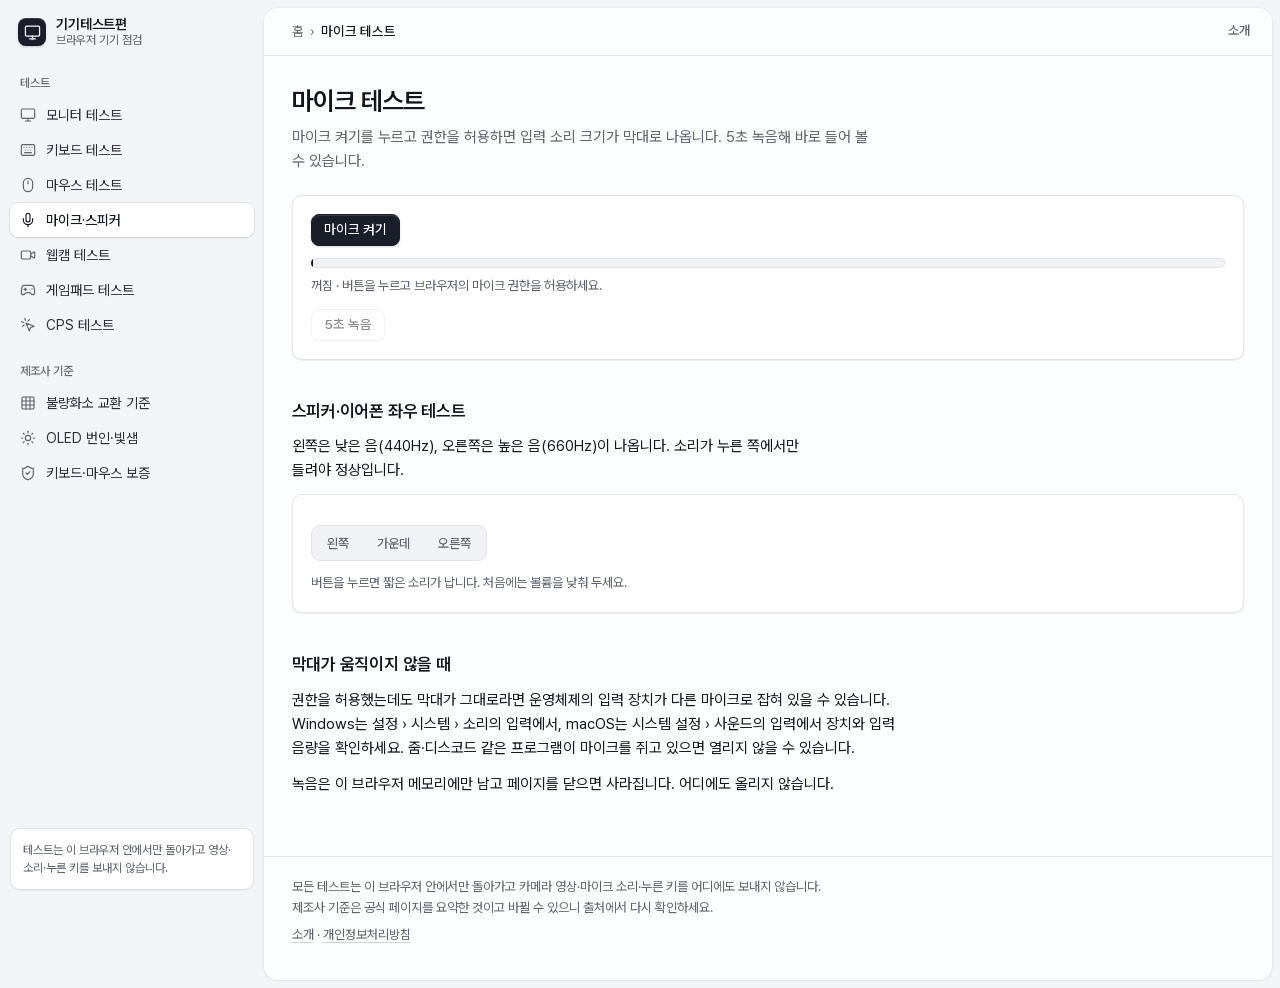
<file: 마이크-테스트/index.html>
<!doctype html>
<html lang="ko">
<head>
<meta charset="utf-8">
<meta name="viewport" content="width=device-width,initial-scale=1">
<title>마이크 테스트 · 스피커 좌우 테스트 | 기기테스트편</title>
<meta name="description" content="마이크 입력 크기를 막대로 보고 5초 녹음해 바로 들어 보는 온라인 마이크 테스트. 스피커·이어폰 왼쪽·오른쪽 소리도 확인합니다.">
<link rel="canonical" href="https://device.factpane.com/%EB%A7%88%EC%9D%B4%ED%81%AC-%ED%85%8C%EC%8A%A4%ED%8A%B8/">
<meta property="og:type" content="website">
<meta property="og:site_name" content="기기테스트편">
<meta property="og:title" content="마이크 테스트 · 스피커 좌우 테스트 | 기기테스트편">
<meta property="og:description" content="마이크 입력 크기를 막대로 보고 5초 녹음해 바로 들어 보는 온라인 마이크 테스트. 스피커·이어폰 왼쪽·오른쪽 소리도 확인합니다.">
<meta property="og:url" content="https://device.factpane.com/%EB%A7%88%EC%9D%B4%ED%81%AC-%ED%85%8C%EC%8A%A4%ED%8A%B8/">
<meta property="og:image" content="https://device.factpane.com/og.png">
<meta property="og:image:width" content="1200">
<meta property="og:image:height" content="630">
<meta name="twitter:card" content="summary_large_image">
<meta name="theme-color" content="#1f2937">
<link rel="icon" href="/icon.svg" type="image/svg+xml">
<link rel="stylesheet" href="/fonts/pretendard.css">
<link rel="stylesheet" href="/style.css">
<script>(function(c){if(location.hostname!==c.host)return;window.dataLayer=window.dataLayer||[];window.gtag=function(){dataLayer.push(arguments)};gtag('js',new Date());gtag('config',c.id);var s=document.createElement('script');s.async=true;s.src='https://www.googletagmanager.com/gtag/js?id='+encodeURIComponent(c.id);document.head.appendChild(s)})({"id":"G-G7WHTDWM4F","host":"device.factpane.com"})</script>
<script type="application/ld+json">{"@context":"https://schema.org","@type":"BreadcrumbList","itemListElement":[{"@type":"ListItem","position":1,"name":"홈","item":"https://device.factpane.com/"},{"@type":"ListItem","position":2,"name":"마이크 테스트"}]}</script>
</head>
<body>
<svg class="sprite" aria-hidden="true"><symbol id="i-monitor" viewBox="0 0 24 24"><rect width="20" height="14" x="2" y="3" rx="2"/><path d="M8 21h8"/><path d="M12 17v4"/></symbol><symbol id="i-keyboard" viewBox="0 0 24 24"><rect width="20" height="16" x="2" y="4" rx="2"/><path d="M6 8h.01"/><path d="M10 8h.01"/><path d="M14 8h.01"/><path d="M18 8h.01"/><path d="M8 12h.01"/><path d="M12 12h.01"/><path d="M16 12h.01"/><path d="M7 16h10"/></symbol><symbol id="i-mouse" viewBox="0 0 24 24"><rect x="5" y="2" width="14" height="20" rx="7"/><path d="M12 6v4"/></symbol><symbol id="i-mic" viewBox="0 0 24 24"><path d="M12 2a3 3 0 0 0-3 3v7a3 3 0 0 0 6 0V5a3 3 0 0 0-3-3Z"/><path d="M19 10v2a7 7 0 0 1-14 0v-2"/><path d="M12 19v3"/></symbol><symbol id="i-video" viewBox="0 0 24 24"><path d="m16 13 5.223 3.482a.5.5 0 0 0 .777-.416V7.87a.5.5 0 0 0-.752-.432L16 10.5"/><rect x="2" y="6" width="14" height="12" rx="2"/></symbol><symbol id="i-gamepad" viewBox="0 0 24 24"><path d="M6 11h4"/><path d="M8 9v4"/><path d="M15 12h.01"/><path d="M18 10h.01"/><path d="M17.32 5H6.68a4 4 0 0 0-3.978 3.59l-.017.152C2.604 9.416 2 14.456 2 16a3 3 0 0 0 3 3c1 0 1.5-.5 2-1l1.414-1.414A2 2 0 0 1 9.828 16h4.344a2 2 0 0 1 1.414.586L17 18c.5.5 1 1 2 1a3 3 0 0 0 3-3c0-1.545-.604-6.584-.685-7.258l-.017-.151A4 4 0 0 0 17.32 5z"/></symbol><symbol id="i-click" viewBox="0 0 24 24"><path d="m9 9 5 12 1.8-5.2L21 14Z"/><path d="M7.2 2.2 8 5.1"/><path d="m5.1 8-2.9-.8"/><path d="M14 4.1 12 6"/><path d="m6 12-1.9 2"/></symbol><symbol id="i-grid" viewBox="0 0 24 24"><rect width="18" height="18" x="3" y="3" rx="2"/><path d="M3 9h18"/><path d="M3 15h18"/><path d="M9 3v18"/><path d="M15 3v18"/></symbol><symbol id="i-sun" viewBox="0 0 24 24"><circle cx="12" cy="12" r="4"/><path d="M12 2v2"/><path d="M12 20v2"/><path d="m4.93 4.93 1.41 1.41"/><path d="m17.66 17.66 1.41 1.41"/><path d="M2 12h2"/><path d="M20 12h2"/><path d="m6.34 17.66-1.41 1.41"/><path d="m19.07 4.93-1.41 1.41"/></symbol><symbol id="i-shield" viewBox="0 0 24 24"><path d="M20 13c0 5-3.5 7.5-7.66 8.95a1 1 0 0 1-.67-.01C7.5 20.5 4 18 4 13V6a1 1 0 0 1 1-1c2 0 4.5-1.2 6.24-2.72a1.17 1.17 0 0 1 1.52 0C14.51 3.81 17 5 19 5a1 1 0 0 1 1 1z"/><path d="m9 12 2 2 4-4"/></symbol><symbol id="i-menu" viewBox="0 0 24 24"><path d="M4 6h16"/><path d="M4 12h16"/><path d="M4 18h10"/></symbol></svg><a class="skip-link" href="#content">본문으로 건너뛰기</a><div class="app"><aside class="sidebar"><a class="brand" href="/"><span class="brand-mark"><svg class="i" aria-hidden="true"><use href="#i-monitor"/></svg></span><span class="brand-text"><span class="brand-name">기기테스트편</span><span class="brand-sub">브라우저 기기 점검</span></span></a><nav class="sb-scroll" aria-label="사이트 메뉴"><div class="sb-group"><p class="sb-label">테스트</p><div class="sb-nav"><a class="sb-item" href="/%EB%AA%A8%EB%8B%88%ED%84%B0-%ED%85%8C%EC%8A%A4%ED%8A%B8/"><svg class="i" aria-hidden="true"><use href="#i-monitor"/></svg><span>모니터 테스트</span></a><a class="sb-item" href="/%ED%82%A4%EB%B3%B4%EB%93%9C-%ED%85%8C%EC%8A%A4%ED%8A%B8/"><svg class="i" aria-hidden="true"><use href="#i-keyboard"/></svg><span>키보드 테스트</span></a><a class="sb-item" href="/%EB%A7%88%EC%9A%B0%EC%8A%A4-%ED%85%8C%EC%8A%A4%ED%8A%B8/"><svg class="i" aria-hidden="true"><use href="#i-mouse"/></svg><span>마우스 테스트</span></a><a class="sb-item" href="/%EB%A7%88%EC%9D%B4%ED%81%AC-%ED%85%8C%EC%8A%A4%ED%8A%B8/" aria-current="page"><svg class="i" aria-hidden="true"><use href="#i-mic"/></svg><span>마이크·스피커</span></a><a class="sb-item" href="/%EC%9B%B9%EC%BA%A0-%ED%85%8C%EC%8A%A4%ED%8A%B8/"><svg class="i" aria-hidden="true"><use href="#i-video"/></svg><span>웹캠 테스트</span></a><a class="sb-item" href="/%EA%B2%8C%EC%9E%84%ED%8C%A8%EB%93%9C-%ED%85%8C%EC%8A%A4%ED%8A%B8/"><svg class="i" aria-hidden="true"><use href="#i-gamepad"/></svg><span>게임패드 테스트</span></a><a class="sb-item" href="/cps-%ED%85%8C%EC%8A%A4%ED%8A%B8/"><svg class="i" aria-hidden="true"><use href="#i-click"/></svg><span>CPS 테스트</span></a></div></div><div class="sb-group"><p class="sb-label">제조사 기준</p><div class="sb-nav"><a class="sb-item" href="/%EB%AA%A8%EB%8B%88%ED%84%B0-%EB%B6%88%EB%9F%89%ED%99%94%EC%86%8C-%EA%B5%90%ED%99%98-%EA%B8%B0%EC%A4%80/"><svg class="i" aria-hidden="true"><use href="#i-grid"/></svg><span>불량화소 교환 기준</span></a><a class="sb-item" href="/OLED-%EB%B2%88%EC%9D%B8-%EB%B9%9B%EC%83%98-%EA%B8%B0%EC%A4%80/"><svg class="i" aria-hidden="true"><use href="#i-sun"/></svg><span>OLED 번인·빛샘</span></a><a class="sb-item" href="/%ED%82%A4%EB%B3%B4%EB%93%9C-%EB%A7%88%EC%9A%B0%EC%8A%A4-%EB%B3%B4%EC%A6%9D%EA%B8%B0%EA%B0%84/"><svg class="i" aria-hidden="true"><use href="#i-shield"/></svg><span>키보드·마우스 보증</span></a></div></div></nav><p class="sb-foot">테스트는 이 브라우저 안에서만 돌아가고 영상·소리·누른 키를 보내지 않습니다.</p></aside><div class="inset"><header class="topbar"><div class="topbar-brand"><a class="brand" href="/"><span class="brand-mark"><svg class="i" aria-hidden="true"><use href="#i-monitor"/></svg></span><span class="brand-text"><span class="brand-name">기기테스트편</span><span class="brand-sub">브라우저 기기 점검</span></span></a></div><details class="mnav"><summary><svg class="i" aria-hidden="true"><use href="#i-menu"/></svg><span>메뉴</span></summary><nav class="mnav-panel" aria-label="모바일 메뉴"><div class="sb-group"><p class="sb-label">테스트</p><div class="sb-nav"><a class="sb-item" href="/%EB%AA%A8%EB%8B%88%ED%84%B0-%ED%85%8C%EC%8A%A4%ED%8A%B8/"><svg class="i" aria-hidden="true"><use href="#i-monitor"/></svg><span>모니터 테스트</span></a><a class="sb-item" href="/%ED%82%A4%EB%B3%B4%EB%93%9C-%ED%85%8C%EC%8A%A4%ED%8A%B8/"><svg class="i" aria-hidden="true"><use href="#i-keyboard"/></svg><span>키보드 테스트</span></a><a class="sb-item" href="/%EB%A7%88%EC%9A%B0%EC%8A%A4-%ED%85%8C%EC%8A%A4%ED%8A%B8/"><svg class="i" aria-hidden="true"><use href="#i-mouse"/></svg><span>마우스 테스트</span></a><a class="sb-item" href="/%EB%A7%88%EC%9D%B4%ED%81%AC-%ED%85%8C%EC%8A%A4%ED%8A%B8/" aria-current="page"><svg class="i" aria-hidden="true"><use href="#i-mic"/></svg><span>마이크·스피커</span></a><a class="sb-item" href="/%EC%9B%B9%EC%BA%A0-%ED%85%8C%EC%8A%A4%ED%8A%B8/"><svg class="i" aria-hidden="true"><use href="#i-video"/></svg><span>웹캠 테스트</span></a><a class="sb-item" href="/%EA%B2%8C%EC%9E%84%ED%8C%A8%EB%93%9C-%ED%85%8C%EC%8A%A4%ED%8A%B8/"><svg class="i" aria-hidden="true"><use href="#i-gamepad"/></svg><span>게임패드 테스트</span></a><a class="sb-item" href="/cps-%ED%85%8C%EC%8A%A4%ED%8A%B8/"><svg class="i" aria-hidden="true"><use href="#i-click"/></svg><span>CPS 테스트</span></a></div></div><div class="sb-group"><p class="sb-label">제조사 기준</p><div class="sb-nav"><a class="sb-item" href="/%EB%AA%A8%EB%8B%88%ED%84%B0-%EB%B6%88%EB%9F%89%ED%99%94%EC%86%8C-%EA%B5%90%ED%99%98-%EA%B8%B0%EC%A4%80/"><svg class="i" aria-hidden="true"><use href="#i-grid"/></svg><span>불량화소 교환 기준</span></a><a class="sb-item" href="/OLED-%EB%B2%88%EC%9D%B8-%EB%B9%9B%EC%83%98-%EA%B8%B0%EC%A4%80/"><svg class="i" aria-hidden="true"><use href="#i-sun"/></svg><span>OLED 번인·빛샘</span></a><a class="sb-item" href="/%ED%82%A4%EB%B3%B4%EB%93%9C-%EB%A7%88%EC%9A%B0%EC%8A%A4-%EB%B3%B4%EC%A6%9D%EA%B8%B0%EA%B0%84/"><svg class="i" aria-hidden="true"><use href="#i-shield"/></svg><span>키보드·마우스 보증</span></a></div></div></nav></details><div class="topbar-right"><a class="btn btn-ghost btn-sm" href="/%EC%86%8C%EA%B0%9C/">소개</a></div></header><span id="content" tabindex="-1"></span>
<main class="wrap">
<nav class="crumbs" aria-label="현재 위치"><a href="/">홈</a><span aria-hidden="true"> › </span><span>마이크 테스트</span></nav>
<h1>마이크 테스트</h1>
<p class="lead">마이크 켜기를 누르고 권한을 허용하면 입력 소리 크기가 막대로 나옵니다. 5초 녹음해 바로 들어 볼 수 있습니다.</p>
<div class="tool"><p><button type="button" class="primary" id="mic-start">마이크 켜기</button> <button type="button" id="mic-stop" hidden>끄기</button> <select id="mic-device" hidden aria-label="입력 장치"></select></p><div class="meter" aria-hidden="true"><div class="bar" id="mic-bar"></div><div class="peak" id="mic-peak"></div></div><p class="sub"><span id="mic-db">꺼짐</span> · <span id="mic-msg">버튼을 누르고 브라우저의 마이크 권한을 허용하세요.</span></p><p><button type="button" id="mic-rec" disabled>5초 녹음</button> <audio id="mic-play" controls hidden></audio></p></div>
<h2>스피커·이어폰 좌우 테스트</h2><p>왼쪽은 낮은 음(440Hz), 오른쪽은 높은 음(660Hz)이 나옵니다. 소리가 누른 쪽에서만 들려야 정상입니다.</p><div class="tool"><p class="pan"><button type="button" data-pan="-1">왼쪽</button> <button type="button" data-pan="0">가운데</button> <button type="button" data-pan="1">오른쪽</button></p><p class="sub" id="sp-msg">버튼을 누르면 짧은 소리가 납니다. 처음에는 볼륨을 낮춰 두세요.</p></div>
<h2>막대가 움직이지 않을 때</h2>
<p>권한을 허용했는데도 막대가 그대로라면 운영체제의 입력 장치가 다른 마이크로 잡혀 있을 수 있습니다. Windows는 설정 › 시스템 › 소리의 입력에서, macOS는 시스템 설정 › 사운드의 입력에서 장치와 입력 음량을 확인하세요. 줌·디스코드 같은 프로그램이 마이크를 쥐고 있으면 열리지 않을 수 있습니다.</p>
<p>녹음은 이 브라우저 메모리에만 남고 페이지를 닫으면 사라집니다. 어디에도 올리지 않습니다.</p>
<script src="/audio.js" defer></script>
</main>
<footer class="site-foot"><p>모든 테스트는 이 브라우저 안에서만 돌아가고 카메라 영상·마이크 소리·누른 키를 어디에도 보내지 않습니다. 제조사 기준은 공식 페이지를 요약한 것이고 바뀔 수 있으니 출처에서 다시 확인하세요.</p><p><a href="/%EC%86%8C%EA%B0%9C/">소개</a> · <a href="/%EA%B0%9C%EC%9D%B8%EC%A0%95%EB%B3%B4%EC%B2%98%EB%A6%AC%EB%B0%A9%EC%B9%A8/">개인정보처리방침</a></p></footer></div></div>
</body>
</html>
</file>
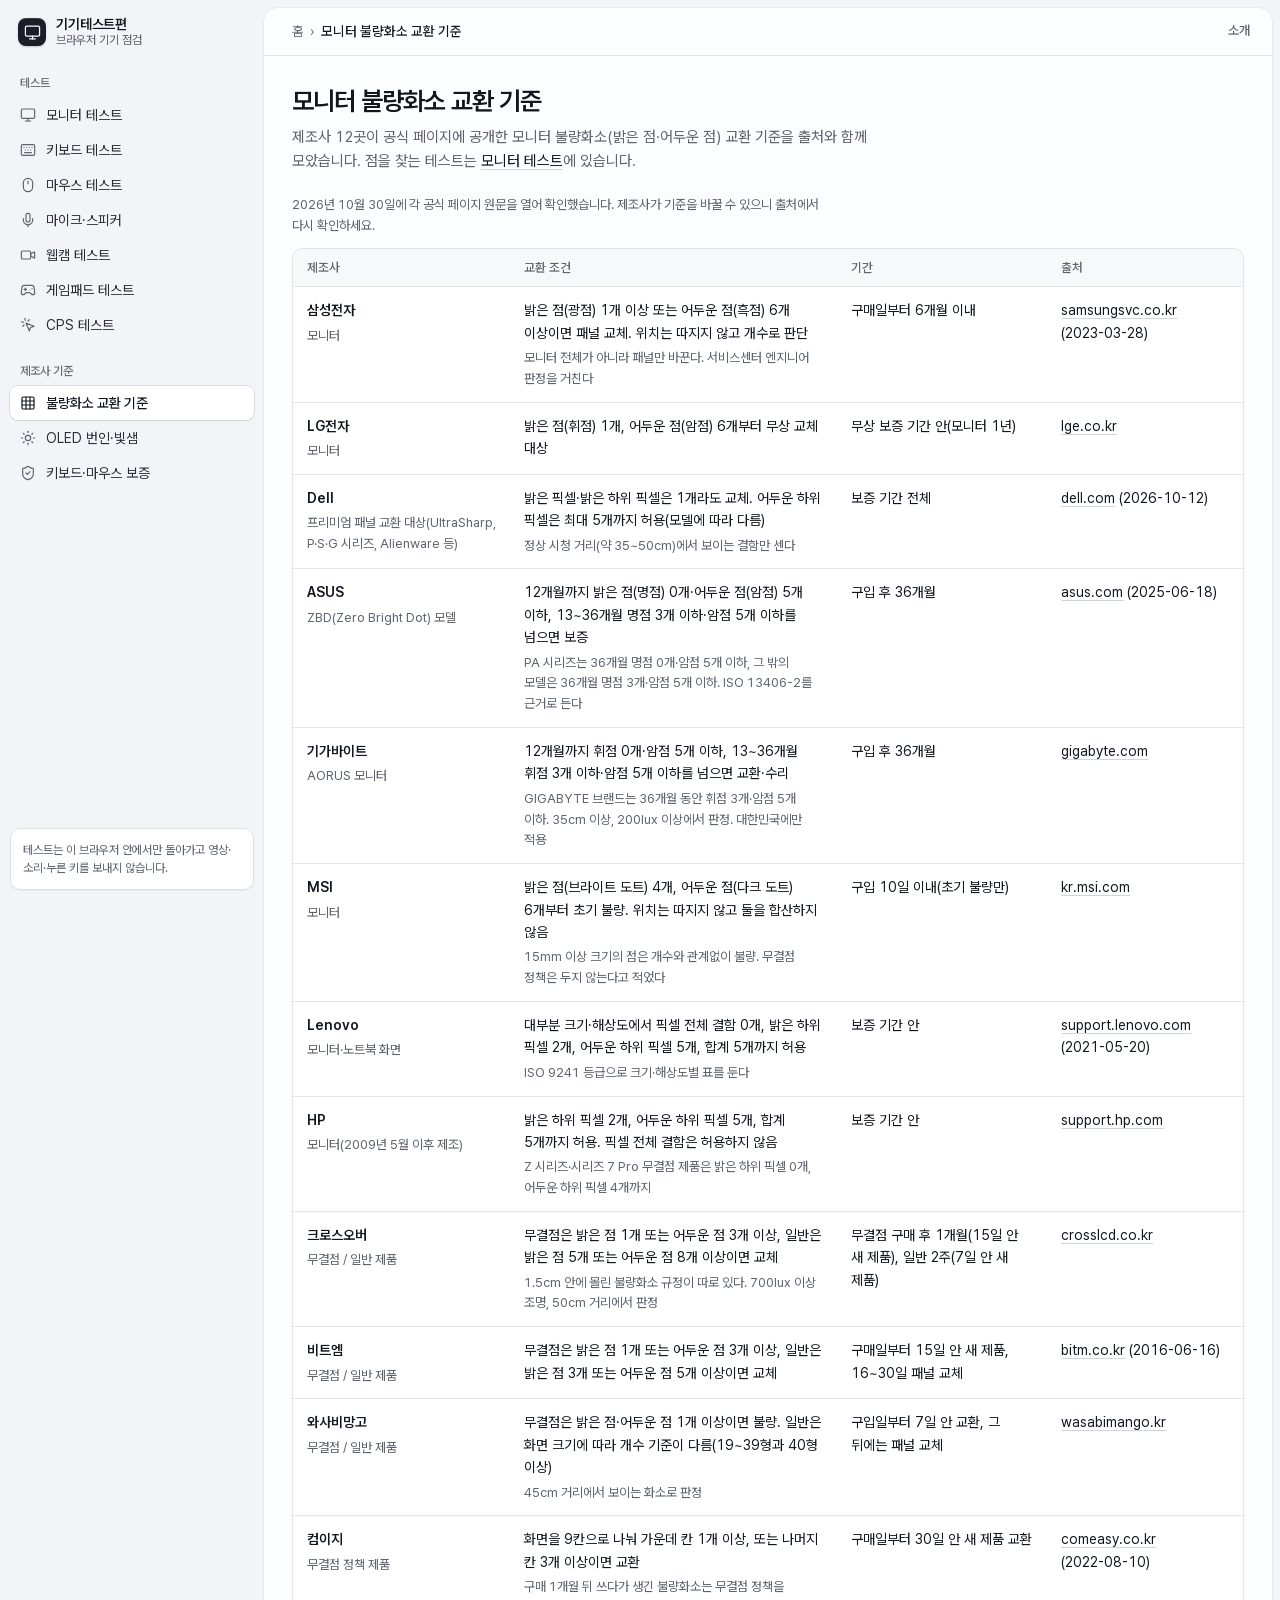
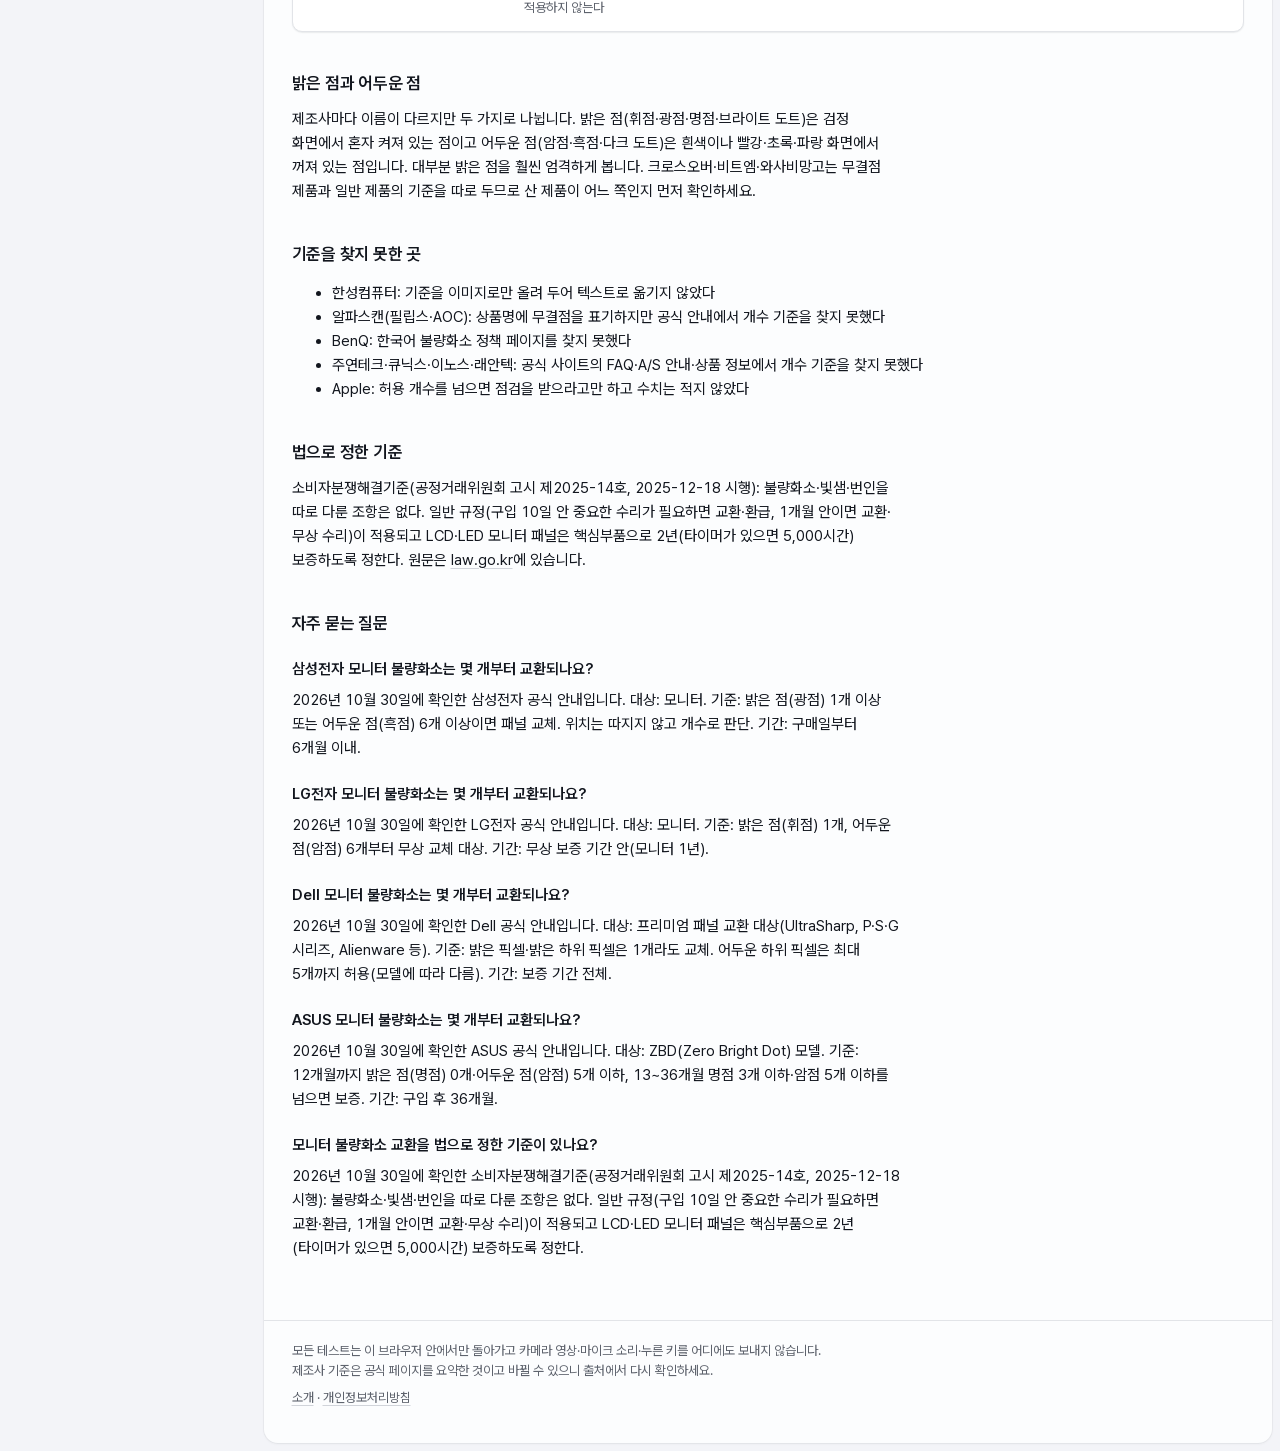
<file: 모니터-불량화소-교환-기준/index.html>
<!doctype html>
<html lang="ko">
<head>
<meta charset="utf-8">
<meta name="viewport" content="width=device-width,initial-scale=1">
<title>모니터 불량화소 교환 기준 · 제조사 12곳 비교 | 기기테스트편</title>
<meta name="description" content="삼성·LG·Dell·ASUS·기가바이트·MSI 등 제조사 12곳이 공식 페이지에 공개한 모니터 불량화소(밝은 점·어두운 점) 교환 기준을 출처와 함께 모았습니다.">
<link rel="canonical" href="https://device.factpane.com/%EB%AA%A8%EB%8B%88%ED%84%B0-%EB%B6%88%EB%9F%89%ED%99%94%EC%86%8C-%EA%B5%90%ED%99%98-%EA%B8%B0%EC%A4%80/">
<meta property="og:type" content="website">
<meta property="og:site_name" content="기기테스트편">
<meta property="og:title" content="모니터 불량화소 교환 기준 · 제조사 12곳 비교 | 기기테스트편">
<meta property="og:description" content="삼성·LG·Dell·ASUS·기가바이트·MSI 등 제조사 12곳이 공식 페이지에 공개한 모니터 불량화소(밝은 점·어두운 점) 교환 기준을 출처와 함께 모았습니다.">
<meta property="og:url" content="https://device.factpane.com/%EB%AA%A8%EB%8B%88%ED%84%B0-%EB%B6%88%EB%9F%89%ED%99%94%EC%86%8C-%EA%B5%90%ED%99%98-%EA%B8%B0%EC%A4%80/">
<meta property="og:image" content="https://device.factpane.com/og.png">
<meta property="og:image:width" content="1200">
<meta property="og:image:height" content="630">
<meta name="twitter:card" content="summary_large_image">
<meta name="theme-color" content="#1f2937">
<link rel="icon" href="/icon.svg" type="image/svg+xml">
<link rel="stylesheet" href="/fonts/pretendard.css">
<link rel="stylesheet" href="/style.css">
<script>(function(c){if(location.hostname!==c.host)return;window.dataLayer=window.dataLayer||[];window.gtag=function(){dataLayer.push(arguments)};gtag('js',new Date());gtag('config',c.id);var s=document.createElement('script');s.async=true;s.src='https://www.googletagmanager.com/gtag/js?id='+encodeURIComponent(c.id);document.head.appendChild(s)})({"id":"G-G7WHTDWM4F","host":"device.factpane.com"})</script>
<script type="application/ld+json">{"@context":"https://schema.org","@type":"BreadcrumbList","itemListElement":[{"@type":"ListItem","position":1,"name":"홈","item":"https://device.factpane.com/"},{"@type":"ListItem","position":2,"name":"모니터 불량화소 교환 기준"}]}</script>
<script type="application/ld+json">{"@context":"https://schema.org","@type":"FAQPage","mainEntity":[{"@type":"Question","name":"삼성전자 모니터 불량화소는 몇 개부터 교환되나요?","acceptedAnswer":{"@type":"Answer","text":"2026년 10월 30일에 확인한 삼성전자 공식 안내입니다. 대상: 모니터. 기준: 밝은 점(광점) 1개 이상 또는 어두운 점(흑점) 6개 이상이면 패널 교체. 위치는 따지지 않고 개수로 판단. 기간: 구매일부터 6개월 이내."}},{"@type":"Question","name":"LG전자 모니터 불량화소는 몇 개부터 교환되나요?","acceptedAnswer":{"@type":"Answer","text":"2026년 10월 30일에 확인한 LG전자 공식 안내입니다. 대상: 모니터. 기준: 밝은 점(휘점) 1개, 어두운 점(암점) 6개부터 무상 교체 대상. 기간: 무상 보증 기간 안(모니터 1년)."}},{"@type":"Question","name":"Dell 모니터 불량화소는 몇 개부터 교환되나요?","acceptedAnswer":{"@type":"Answer","text":"2026년 10월 30일에 확인한 Dell 공식 안내입니다. 대상: 프리미엄 패널 교환 대상(UltraSharp, P·S·G 시리즈, Alienware 등). 기준: 밝은 픽셀·밝은 하위 픽셀은 1개라도 교체. 어두운 하위 픽셀은 최대 5개까지 허용(모델에 따라 다름). 기간: 보증 기간 전체."}},{"@type":"Question","name":"ASUS 모니터 불량화소는 몇 개부터 교환되나요?","acceptedAnswer":{"@type":"Answer","text":"2026년 10월 30일에 확인한 ASUS 공식 안내입니다. 대상: ZBD(Zero Bright Dot) 모델. 기준: 12개월까지 밝은 점(명점) 0개·어두운 점(암점) 5개 이하, 13~36개월 명점 3개 이하·암점 5개 이하를 넘으면 보증. 기간: 구입 후 36개월."}},{"@type":"Question","name":"모니터 불량화소 교환을 법으로 정한 기준이 있나요?","acceptedAnswer":{"@type":"Answer","text":"2026년 10월 30일에 확인한 소비자분쟁해결기준(공정거래위원회 고시 제2025-14호, 2025-12-18 시행): 불량화소·빛샘·번인을 따로 다룬 조항은 없다. 일반 규정(구입 10일 안 중요한 수리가 필요하면 교환·환급, 1개월 안이면 교환·무상 수리)이 적용되고 LCD·LED 모니터 패널은 핵심부품으로 2년(타이머가 있으면 5,000시간) 보증하도록 정한다."}}]}</script>
</head>
<body>
<svg class="sprite" aria-hidden="true"><symbol id="i-monitor" viewBox="0 0 24 24"><rect width="20" height="14" x="2" y="3" rx="2"/><path d="M8 21h8"/><path d="M12 17v4"/></symbol><symbol id="i-keyboard" viewBox="0 0 24 24"><rect width="20" height="16" x="2" y="4" rx="2"/><path d="M6 8h.01"/><path d="M10 8h.01"/><path d="M14 8h.01"/><path d="M18 8h.01"/><path d="M8 12h.01"/><path d="M12 12h.01"/><path d="M16 12h.01"/><path d="M7 16h10"/></symbol><symbol id="i-mouse" viewBox="0 0 24 24"><rect x="5" y="2" width="14" height="20" rx="7"/><path d="M12 6v4"/></symbol><symbol id="i-mic" viewBox="0 0 24 24"><path d="M12 2a3 3 0 0 0-3 3v7a3 3 0 0 0 6 0V5a3 3 0 0 0-3-3Z"/><path d="M19 10v2a7 7 0 0 1-14 0v-2"/><path d="M12 19v3"/></symbol><symbol id="i-video" viewBox="0 0 24 24"><path d="m16 13 5.223 3.482a.5.5 0 0 0 .777-.416V7.87a.5.5 0 0 0-.752-.432L16 10.5"/><rect x="2" y="6" width="14" height="12" rx="2"/></symbol><symbol id="i-gamepad" viewBox="0 0 24 24"><path d="M6 11h4"/><path d="M8 9v4"/><path d="M15 12h.01"/><path d="M18 10h.01"/><path d="M17.32 5H6.68a4 4 0 0 0-3.978 3.59l-.017.152C2.604 9.416 2 14.456 2 16a3 3 0 0 0 3 3c1 0 1.5-.5 2-1l1.414-1.414A2 2 0 0 1 9.828 16h4.344a2 2 0 0 1 1.414.586L17 18c.5.5 1 1 2 1a3 3 0 0 0 3-3c0-1.545-.604-6.584-.685-7.258l-.017-.151A4 4 0 0 0 17.32 5z"/></symbol><symbol id="i-click" viewBox="0 0 24 24"><path d="m9 9 5 12 1.8-5.2L21 14Z"/><path d="M7.2 2.2 8 5.1"/><path d="m5.1 8-2.9-.8"/><path d="M14 4.1 12 6"/><path d="m6 12-1.9 2"/></symbol><symbol id="i-grid" viewBox="0 0 24 24"><rect width="18" height="18" x="3" y="3" rx="2"/><path d="M3 9h18"/><path d="M3 15h18"/><path d="M9 3v18"/><path d="M15 3v18"/></symbol><symbol id="i-sun" viewBox="0 0 24 24"><circle cx="12" cy="12" r="4"/><path d="M12 2v2"/><path d="M12 20v2"/><path d="m4.93 4.93 1.41 1.41"/><path d="m17.66 17.66 1.41 1.41"/><path d="M2 12h2"/><path d="M20 12h2"/><path d="m6.34 17.66-1.41 1.41"/><path d="m19.07 4.93-1.41 1.41"/></symbol><symbol id="i-shield" viewBox="0 0 24 24"><path d="M20 13c0 5-3.5 7.5-7.66 8.95a1 1 0 0 1-.67-.01C7.5 20.5 4 18 4 13V6a1 1 0 0 1 1-1c2 0 4.5-1.2 6.24-2.72a1.17 1.17 0 0 1 1.52 0C14.51 3.81 17 5 19 5a1 1 0 0 1 1 1z"/><path d="m9 12 2 2 4-4"/></symbol><symbol id="i-menu" viewBox="0 0 24 24"><path d="M4 6h16"/><path d="M4 12h16"/><path d="M4 18h10"/></symbol></svg><a class="skip-link" href="#content">본문으로 건너뛰기</a><div class="app"><aside class="sidebar"><a class="brand" href="/"><span class="brand-mark"><svg class="i" aria-hidden="true"><use href="#i-monitor"/></svg></span><span class="brand-text"><span class="brand-name">기기테스트편</span><span class="brand-sub">브라우저 기기 점검</span></span></a><nav class="sb-scroll" aria-label="사이트 메뉴"><div class="sb-group"><p class="sb-label">테스트</p><div class="sb-nav"><a class="sb-item" href="/%EB%AA%A8%EB%8B%88%ED%84%B0-%ED%85%8C%EC%8A%A4%ED%8A%B8/"><svg class="i" aria-hidden="true"><use href="#i-monitor"/></svg><span>모니터 테스트</span></a><a class="sb-item" href="/%ED%82%A4%EB%B3%B4%EB%93%9C-%ED%85%8C%EC%8A%A4%ED%8A%B8/"><svg class="i" aria-hidden="true"><use href="#i-keyboard"/></svg><span>키보드 테스트</span></a><a class="sb-item" href="/%EB%A7%88%EC%9A%B0%EC%8A%A4-%ED%85%8C%EC%8A%A4%ED%8A%B8/"><svg class="i" aria-hidden="true"><use href="#i-mouse"/></svg><span>마우스 테스트</span></a><a class="sb-item" href="/%EB%A7%88%EC%9D%B4%ED%81%AC-%ED%85%8C%EC%8A%A4%ED%8A%B8/"><svg class="i" aria-hidden="true"><use href="#i-mic"/></svg><span>마이크·스피커</span></a><a class="sb-item" href="/%EC%9B%B9%EC%BA%A0-%ED%85%8C%EC%8A%A4%ED%8A%B8/"><svg class="i" aria-hidden="true"><use href="#i-video"/></svg><span>웹캠 테스트</span></a><a class="sb-item" href="/%EA%B2%8C%EC%9E%84%ED%8C%A8%EB%93%9C-%ED%85%8C%EC%8A%A4%ED%8A%B8/"><svg class="i" aria-hidden="true"><use href="#i-gamepad"/></svg><span>게임패드 테스트</span></a><a class="sb-item" href="/cps-%ED%85%8C%EC%8A%A4%ED%8A%B8/"><svg class="i" aria-hidden="true"><use href="#i-click"/></svg><span>CPS 테스트</span></a></div></div><div class="sb-group"><p class="sb-label">제조사 기준</p><div class="sb-nav"><a class="sb-item" href="/%EB%AA%A8%EB%8B%88%ED%84%B0-%EB%B6%88%EB%9F%89%ED%99%94%EC%86%8C-%EA%B5%90%ED%99%98-%EA%B8%B0%EC%A4%80/" aria-current="page"><svg class="i" aria-hidden="true"><use href="#i-grid"/></svg><span>불량화소 교환 기준</span></a><a class="sb-item" href="/OLED-%EB%B2%88%EC%9D%B8-%EB%B9%9B%EC%83%98-%EA%B8%B0%EC%A4%80/"><svg class="i" aria-hidden="true"><use href="#i-sun"/></svg><span>OLED 번인·빛샘</span></a><a class="sb-item" href="/%ED%82%A4%EB%B3%B4%EB%93%9C-%EB%A7%88%EC%9A%B0%EC%8A%A4-%EB%B3%B4%EC%A6%9D%EA%B8%B0%EA%B0%84/"><svg class="i" aria-hidden="true"><use href="#i-shield"/></svg><span>키보드·마우스 보증</span></a></div></div></nav><p class="sb-foot">테스트는 이 브라우저 안에서만 돌아가고 영상·소리·누른 키를 보내지 않습니다.</p></aside><div class="inset"><header class="topbar"><div class="topbar-brand"><a class="brand" href="/"><span class="brand-mark"><svg class="i" aria-hidden="true"><use href="#i-monitor"/></svg></span><span class="brand-text"><span class="brand-name">기기테스트편</span><span class="brand-sub">브라우저 기기 점검</span></span></a></div><details class="mnav"><summary><svg class="i" aria-hidden="true"><use href="#i-menu"/></svg><span>메뉴</span></summary><nav class="mnav-panel" aria-label="모바일 메뉴"><div class="sb-group"><p class="sb-label">테스트</p><div class="sb-nav"><a class="sb-item" href="/%EB%AA%A8%EB%8B%88%ED%84%B0-%ED%85%8C%EC%8A%A4%ED%8A%B8/"><svg class="i" aria-hidden="true"><use href="#i-monitor"/></svg><span>모니터 테스트</span></a><a class="sb-item" href="/%ED%82%A4%EB%B3%B4%EB%93%9C-%ED%85%8C%EC%8A%A4%ED%8A%B8/"><svg class="i" aria-hidden="true"><use href="#i-keyboard"/></svg><span>키보드 테스트</span></a><a class="sb-item" href="/%EB%A7%88%EC%9A%B0%EC%8A%A4-%ED%85%8C%EC%8A%A4%ED%8A%B8/"><svg class="i" aria-hidden="true"><use href="#i-mouse"/></svg><span>마우스 테스트</span></a><a class="sb-item" href="/%EB%A7%88%EC%9D%B4%ED%81%AC-%ED%85%8C%EC%8A%A4%ED%8A%B8/"><svg class="i" aria-hidden="true"><use href="#i-mic"/></svg><span>마이크·스피커</span></a><a class="sb-item" href="/%EC%9B%B9%EC%BA%A0-%ED%85%8C%EC%8A%A4%ED%8A%B8/"><svg class="i" aria-hidden="true"><use href="#i-video"/></svg><span>웹캠 테스트</span></a><a class="sb-item" href="/%EA%B2%8C%EC%9E%84%ED%8C%A8%EB%93%9C-%ED%85%8C%EC%8A%A4%ED%8A%B8/"><svg class="i" aria-hidden="true"><use href="#i-gamepad"/></svg><span>게임패드 테스트</span></a><a class="sb-item" href="/cps-%ED%85%8C%EC%8A%A4%ED%8A%B8/"><svg class="i" aria-hidden="true"><use href="#i-click"/></svg><span>CPS 테스트</span></a></div></div><div class="sb-group"><p class="sb-label">제조사 기준</p><div class="sb-nav"><a class="sb-item" href="/%EB%AA%A8%EB%8B%88%ED%84%B0-%EB%B6%88%EB%9F%89%ED%99%94%EC%86%8C-%EA%B5%90%ED%99%98-%EA%B8%B0%EC%A4%80/" aria-current="page"><svg class="i" aria-hidden="true"><use href="#i-grid"/></svg><span>불량화소 교환 기준</span></a><a class="sb-item" href="/OLED-%EB%B2%88%EC%9D%B8-%EB%B9%9B%EC%83%98-%EA%B8%B0%EC%A4%80/"><svg class="i" aria-hidden="true"><use href="#i-sun"/></svg><span>OLED 번인·빛샘</span></a><a class="sb-item" href="/%ED%82%A4%EB%B3%B4%EB%93%9C-%EB%A7%88%EC%9A%B0%EC%8A%A4-%EB%B3%B4%EC%A6%9D%EA%B8%B0%EA%B0%84/"><svg class="i" aria-hidden="true"><use href="#i-shield"/></svg><span>키보드·마우스 보증</span></a></div></div></nav></details><div class="topbar-right"><a class="btn btn-ghost btn-sm" href="/%EC%86%8C%EA%B0%9C/">소개</a></div></header><span id="content" tabindex="-1"></span>
<main class="wrap">
<nav class="crumbs" aria-label="현재 위치"><a href="/">홈</a><span aria-hidden="true"> › </span><span>모니터 불량화소 교환 기준</span></nav>
<h1>모니터 불량화소 교환 기준</h1>
<p class="lead">제조사 12곳이 공식 페이지에 공개한 모니터 불량화소(밝은 점·어두운 점) 교환 기준을 출처와 함께 모았습니다. 점을 찾는 테스트는 <a href="/%EB%AA%A8%EB%8B%88%ED%84%B0-%ED%85%8C%EC%8A%A4%ED%8A%B8/">모니터 테스트</a>에 있습니다.</p>
<p class="basis">2026년 10월 30일에 각 공식 페이지 원문을 열어 확인했습니다. 제조사가 기준을 바꿀 수 있으니 출처에서 다시 확인하세요.</p>
<table class="stack"><thead><tr><th scope="col">제조사</th><th scope="col">교환 조건</th><th scope="col">기간</th><th scope="col">출처</th></tr></thead><tbody><tr><th scope="row">삼성전자<br><span class="sub">모니터</span></th><td data-label="교환 조건">밝은 점(광점) 1개 이상 또는 어두운 점(흑점) 6개 이상이면 패널 교체. 위치는 따지지 않고 개수로 판단<br><span class="sub">모니터 전체가 아니라 패널만 바꾼다. 서비스센터 엔지니어 판정을 거친다</span></td><td data-label="기간">구매일부터 6개월 이내</td><td data-label="출처"><a href="https://www.samsungsvc.co.kr/solution/34823" rel="nofollow noopener">samsungsvc.co.kr</a> <span class="date">(2023-03-28)</span></td></tr><tr><th scope="row">LG전자<br><span class="sub">모니터</span></th><td data-label="교환 조건">밝은 점(휘점) 1개, 어두운 점(암점) 6개부터 무상 교체 대상</td><td data-label="기간">무상 보증 기간 안(모니터 1년)</td><td data-label="출처"><a href="https://www.lge.co.kr/story/faq/monitors-faq" rel="nofollow noopener">lge.co.kr</a></td></tr><tr><th scope="row">Dell<br><span class="sub">프리미엄 패널 교환 대상(UltraSharp, P·S·G 시리즈, Alienware 등)</span></th><td data-label="교환 조건">밝은 픽셀·밝은 하위 픽셀은 1개라도 교체. 어두운 하위 픽셀은 최대 5개까지 허용(모델에 따라 다름)<br><span class="sub">정상 시청 거리(약 35~50cm)에서 보이는 결함만 센다</span></td><td data-label="기간">보증 기간 전체</td><td data-label="출처"><a href="https://www.dell.com/support/kbdoc/ko-kr/000126004" rel="nofollow noopener">dell.com</a> <span class="date">(2026-10-12)</span></td></tr><tr><th scope="row">ASUS<br><span class="sub">ZBD(Zero Bright Dot) 모델</span></th><td data-label="교환 조건">12개월까지 밝은 점(명점) 0개·어두운 점(암점) 5개 이하, 13~36개월 명점 3개 이하·암점 5개 이하를 넘으면 보증<br><span class="sub">PA 시리즈는 36개월 명점 0개·암점 5개 이하, 그 밖의 모델은 36개월 명점 3개·암점 5개 이하. ISO 13406-2를 근거로 든다</span></td><td data-label="기간">구입 후 36개월</td><td data-label="출처"><a href="https://www.asus.com/kr/support/article/867/" rel="nofollow noopener">asus.com</a> <span class="date">(2025-06-18)</span></td></tr><tr><th scope="row">기가바이트<br><span class="sub">AORUS 모니터</span></th><td data-label="교환 조건">12개월까지 휘점 0개·암점 5개 이하, 13~36개월 휘점 3개 이하·암점 5개 이하를 넘으면 교환·수리<br><span class="sub">GIGABYTE 브랜드는 36개월 동안 휘점 3개·암점 5개 이하. 35cm 이상, 200lux 이상에서 판정. 대한민국에만 적용</span></td><td data-label="기간">구입 후 36개월</td><td data-label="출처"><a href="https://www.gigabyte.com/kr/Support/Consumer/Warranty/Monitor" rel="nofollow noopener">gigabyte.com</a></td></tr><tr><th scope="row">MSI<br><span class="sub">모니터</span></th><td data-label="교환 조건">밝은 점(브라이트 도트) 4개, 어두운 점(다크 도트) 6개부터 초기 불량. 위치는 따지지 않고 둘을 합산하지 않음<br><span class="sub">15mm 이상 크기의 점은 개수와 관계없이 불량. 무결점 정책은 두지 않는다고 적었다</span></td><td data-label="기간">구입 10일 이내(초기 불량만)</td><td data-label="출처"><a href="https://kr.msi.com/page/warranty/monitor" rel="nofollow noopener">kr.msi.com</a></td></tr><tr><th scope="row">Lenovo<br><span class="sub">모니터·노트북 화면</span></th><td data-label="교환 조건">대부분 크기·해상도에서 픽셀 전체 결함 0개, 밝은 하위 픽셀 2개, 어두운 하위 픽셀 5개, 합계 5개까지 허용<br><span class="sub">ISO 9241 등급으로 크기·해상도별 표를 둔다</span></td><td data-label="기간">보증 기간 안</td><td data-label="출처"><a href="https://support.lenovo.com/kr/ko/solutions/ht002800" rel="nofollow noopener">support.lenovo.com</a> <span class="date">(2021-05-20)</span></td></tr><tr><th scope="row">HP<br><span class="sub">모니터(2009년 5월 이후 제조)</span></th><td data-label="교환 조건">밝은 하위 픽셀 2개, 어두운 하위 픽셀 5개, 합계 5개까지 허용. 픽셀 전체 결함은 허용하지 않음<br><span class="sub">Z 시리즈·시리즈 7 Pro 무결점 제품은 밝은 하위 픽셀 0개, 어두운 하위 픽셀 4개까지</span></td><td data-label="기간">보증 기간 안</td><td data-label="출처"><a href="https://support.hp.com/kr-ko/document/ish_4035826-3948600-16" rel="nofollow noopener">support.hp.com</a></td></tr><tr><th scope="row">크로스오버<br><span class="sub">무결점 / 일반 제품</span></th><td data-label="교환 조건">무결점은 밝은 점 1개 또는 어두운 점 3개 이상, 일반은 밝은 점 5개 또는 어두운 점 8개 이상이면 교체<br><span class="sub">1.5cm 안에 몰린 불량화소 규정이 따로 있다. 700lux 이상 조명, 50cm 거리에서 판정</span></td><td data-label="기간">무결점 구매 후 1개월(15일 안 새 제품), 일반 2주(7일 안 새 제품)</td><td data-label="출처"><a href="https://www.crosslcd.co.kr/bbs/board.php?bo_table=custom" rel="nofollow noopener">crosslcd.co.kr</a></td></tr><tr><th scope="row">비트엠<br><span class="sub">무결점 / 일반 제품</span></th><td data-label="교환 조건">무결점은 밝은 점 1개 또는 어두운 점 3개 이상, 일반은 밝은 점 3개 또는 어두운 점 5개 이상이면 교체</td><td data-label="기간">구매일부터 15일 안 새 제품, 16~30일 패널 교체</td><td data-label="출처"><a href="https://www.bitm.co.kr/bbs/board.php?bo_table=rule&amp;wr_id=3" rel="nofollow noopener">bitm.co.kr</a> <span class="date">(2016-06-16)</span></td></tr><tr><th scope="row">와사비망고<br><span class="sub">무결점 / 일반 제품</span></th><td data-label="교환 조건">무결점은 밝은 점·어두운 점 1개 이상이면 불량. 일반은 화면 크기에 따라 개수 기준이 다름(19~39형과 40형 이상)<br><span class="sub">45cm 거리에서 보이는 화소로 판정</span></td><td data-label="기간">구입일부터 7일 안 교환, 그 뒤에는 패널 교체</td><td data-label="출처"><a href="http://www.wasabimango.kr/sub05/as.php" rel="nofollow noopener">wasabimango.kr</a></td></tr><tr><th scope="row">컴이지<br><span class="sub">무결점 정책 제품</span></th><td data-label="교환 조건">화면을 9칸으로 나눠 가운데 칸 1개 이상, 또는 나머지 칸 3개 이상이면 교환<br><span class="sub">구매 1개월 뒤 쓰다가 생긴 불량화소는 무결점 정책을 적용하지 않는다</span></td><td data-label="기간">구매일부터 30일 안 새 제품 교환</td><td data-label="출처"><a href="https://comeasy.co.kr/article/%EA%B3%B5%EC%A7%80%EC%82%AC%ED%95%AD/1/20/" rel="nofollow noopener">comeasy.co.kr</a> <span class="date">(2022-08-10)</span></td></tr></tbody></table>
<h2>밝은 점과 어두운 점</h2>
<p>제조사마다 이름이 다르지만 두 가지로 나뉩니다. 밝은 점(휘점·광점·명점·브라이트 도트)은 검정 화면에서 혼자 켜져 있는 점이고 어두운 점(암점·흑점·다크 도트)은 흰색이나 빨강·초록·파랑 화면에서 꺼져 있는 점입니다. 대부분 밝은 점을 훨씬 엄격하게 봅니다. 크로스오버·비트엠·와사비망고는 무결점 제품과 일반 제품의 기준을 따로 두므로 산 제품이 어느 쪽인지 먼저 확인하세요.</p>
<h2>기준을 찾지 못한 곳</h2>
<ul><li>한성컴퓨터: 기준을 이미지로만 올려 두어 텍스트로 옮기지 않았다</li><li>알파스캔(필립스·AOC): 상품명에 무결점을 표기하지만 공식 안내에서 개수 기준을 찾지 못했다</li><li>BenQ: 한국어 불량화소 정책 페이지를 찾지 못했다</li><li>주연테크·큐닉스·이노스·래안텍: 공식 사이트의 FAQ·A/S 안내·상품 정보에서 개수 기준을 찾지 못했다</li><li>Apple: 허용 개수를 넘으면 점검을 받으라고만 하고 수치는 적지 않았다</li></ul>
<h2>법으로 정한 기준</h2>
<p>소비자분쟁해결기준(공정거래위원회 고시 제2025-14호, 2025-12-18 시행): 불량화소·빛샘·번인을 따로 다룬 조항은 없다. 일반 규정(구입 10일 안 중요한 수리가 필요하면 교환·환급, 1개월 안이면 교환·무상 수리)이 적용되고 LCD·LED 모니터 패널은 핵심부품으로 2년(타이머가 있으면 5,000시간) 보증하도록 정한다. 원문은 <a href="https://www.law.go.kr/LSW/admRulLsInfoR.do?admRulSeq=2100000270136" rel="nofollow noopener">law.go.kr</a>에 있습니다.</p>
<section class="faq">
<h2>자주 묻는 질문</h2>
<h3>삼성전자 모니터 불량화소는 몇 개부터 교환되나요?</h3>
<p>2026년 10월 30일에 확인한 삼성전자 공식 안내입니다. 대상: 모니터. 기준: 밝은 점(광점) 1개 이상 또는 어두운 점(흑점) 6개 이상이면 패널 교체. 위치는 따지지 않고 개수로 판단. 기간: 구매일부터 6개월 이내.</p>
<h3>LG전자 모니터 불량화소는 몇 개부터 교환되나요?</h3>
<p>2026년 10월 30일에 확인한 LG전자 공식 안내입니다. 대상: 모니터. 기준: 밝은 점(휘점) 1개, 어두운 점(암점) 6개부터 무상 교체 대상. 기간: 무상 보증 기간 안(모니터 1년).</p>
<h3>Dell 모니터 불량화소는 몇 개부터 교환되나요?</h3>
<p>2026년 10월 30일에 확인한 Dell 공식 안내입니다. 대상: 프리미엄 패널 교환 대상(UltraSharp, P·S·G 시리즈, Alienware 등). 기준: 밝은 픽셀·밝은 하위 픽셀은 1개라도 교체. 어두운 하위 픽셀은 최대 5개까지 허용(모델에 따라 다름). 기간: 보증 기간 전체.</p>
<h3>ASUS 모니터 불량화소는 몇 개부터 교환되나요?</h3>
<p>2026년 10월 30일에 확인한 ASUS 공식 안내입니다. 대상: ZBD(Zero Bright Dot) 모델. 기준: 12개월까지 밝은 점(명점) 0개·어두운 점(암점) 5개 이하, 13~36개월 명점 3개 이하·암점 5개 이하를 넘으면 보증. 기간: 구입 후 36개월.</p>
<h3>모니터 불량화소 교환을 법으로 정한 기준이 있나요?</h3>
<p>2026년 10월 30일에 확인한 소비자분쟁해결기준(공정거래위원회 고시 제2025-14호, 2025-12-18 시행): 불량화소·빛샘·번인을 따로 다룬 조항은 없다. 일반 규정(구입 10일 안 중요한 수리가 필요하면 교환·환급, 1개월 안이면 교환·무상 수리)이 적용되고 LCD·LED 모니터 패널은 핵심부품으로 2년(타이머가 있으면 5,000시간) 보증하도록 정한다.</p>
</section>
</main>
<footer class="site-foot"><p>모든 테스트는 이 브라우저 안에서만 돌아가고 카메라 영상·마이크 소리·누른 키를 어디에도 보내지 않습니다. 제조사 기준은 공식 페이지를 요약한 것이고 바뀔 수 있으니 출처에서 다시 확인하세요.</p><p><a href="/%EC%86%8C%EA%B0%9C/">소개</a> · <a href="/%EA%B0%9C%EC%9D%B8%EC%A0%95%EB%B3%B4%EC%B2%98%EB%A6%AC%EB%B0%A9%EC%B9%A8/">개인정보처리방침</a></p></footer></div></div>
</body>
</html>
</file>
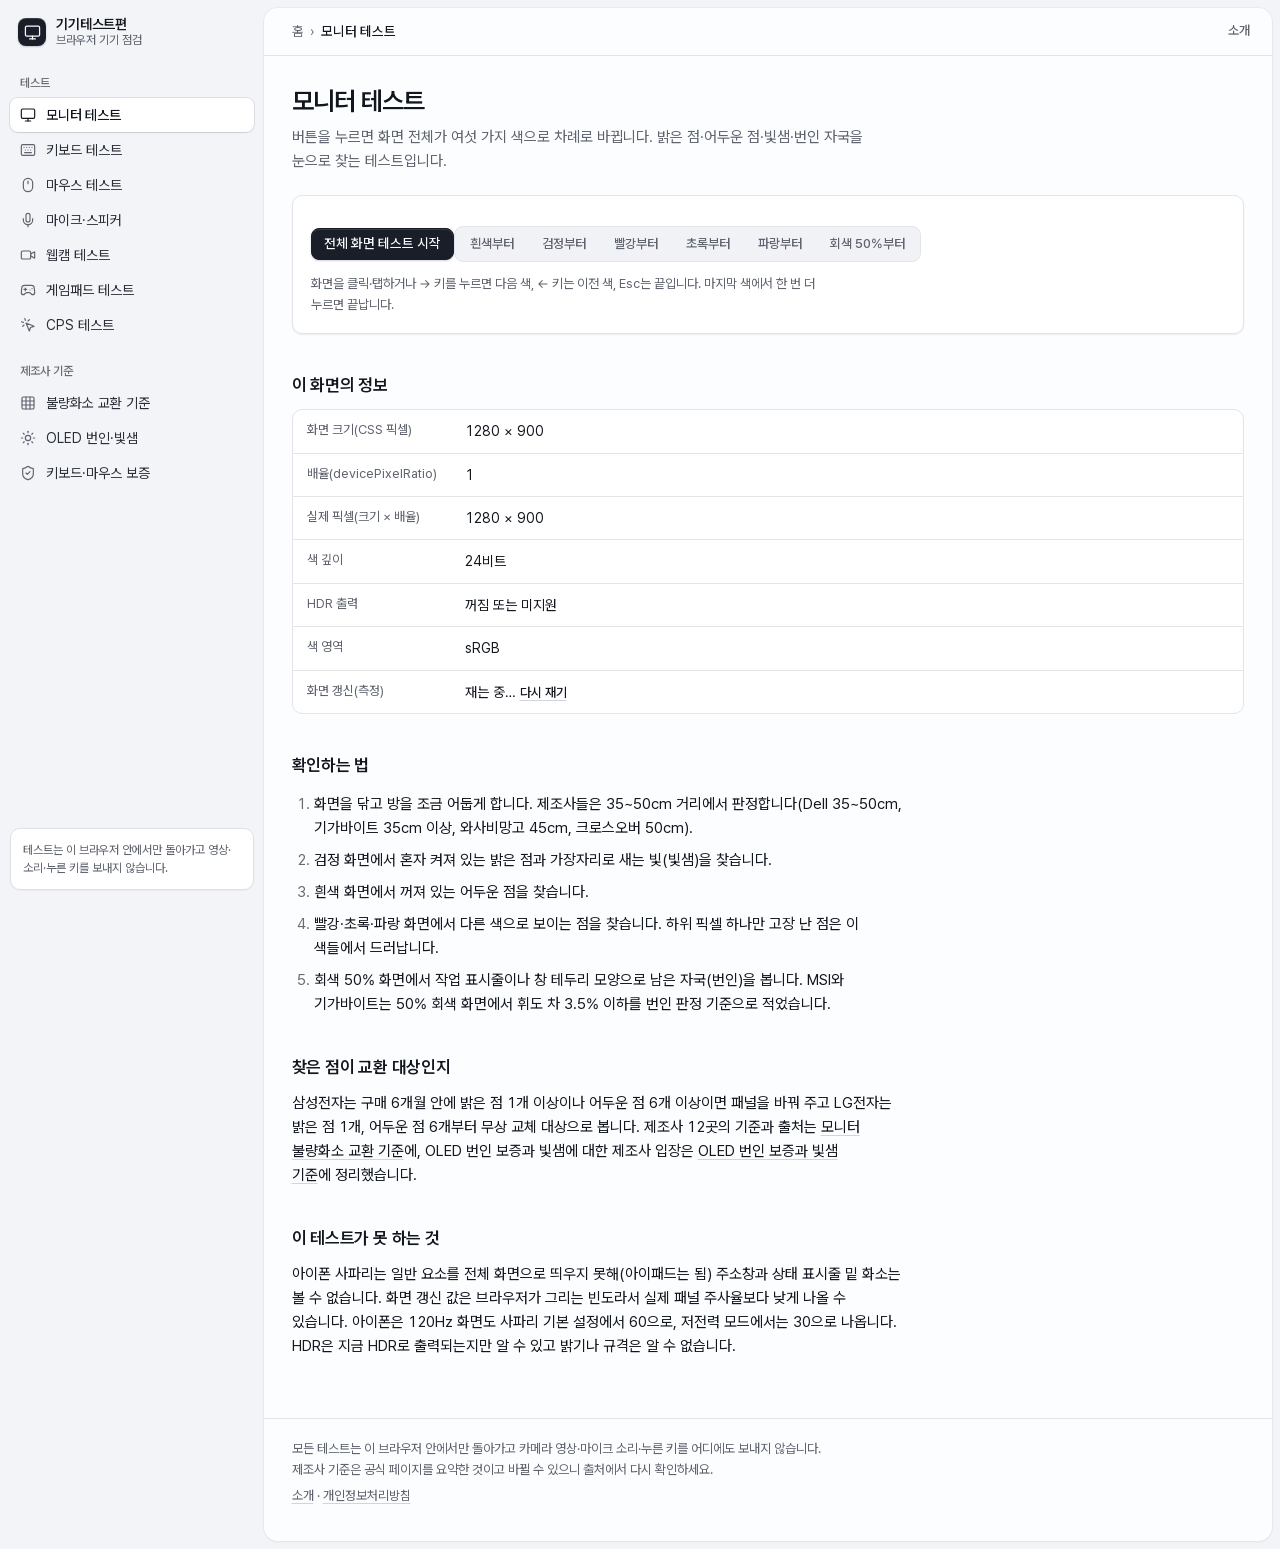
<file: 모니터-테스트/index.html>
<!doctype html>
<html lang="ko">
<head>
<meta charset="utf-8">
<meta name="viewport" content="width=device-width,initial-scale=1">
<title>모니터 테스트 · 불량화소·빛샘·번인 확인 | 기기테스트편</title>
<meta name="description" content="흰색·검정·빨강·초록·파랑·회색 전체 화면으로 모니터 불량화소와 빛샘, 번인 자국을 찾고 해상도·주사율을 확인합니다. 설치 없이 브라우저에서 바로 합니다.">
<link rel="canonical" href="https://device.factpane.com/%EB%AA%A8%EB%8B%88%ED%84%B0-%ED%85%8C%EC%8A%A4%ED%8A%B8/">
<meta property="og:type" content="website">
<meta property="og:site_name" content="기기테스트편">
<meta property="og:title" content="모니터 테스트 · 불량화소·빛샘·번인 확인 | 기기테스트편">
<meta property="og:description" content="흰색·검정·빨강·초록·파랑·회색 전체 화면으로 모니터 불량화소와 빛샘, 번인 자국을 찾고 해상도·주사율을 확인합니다. 설치 없이 브라우저에서 바로 합니다.">
<meta property="og:url" content="https://device.factpane.com/%EB%AA%A8%EB%8B%88%ED%84%B0-%ED%85%8C%EC%8A%A4%ED%8A%B8/">
<meta property="og:image" content="https://device.factpane.com/og.png">
<meta property="og:image:width" content="1200">
<meta property="og:image:height" content="630">
<meta name="twitter:card" content="summary_large_image">
<meta name="theme-color" content="#1f2937">
<link rel="icon" href="/icon.svg" type="image/svg+xml">
<link rel="stylesheet" href="/fonts/pretendard.css">
<link rel="stylesheet" href="/style.css">
<script>(function(c){if(location.hostname!==c.host)return;window.dataLayer=window.dataLayer||[];window.gtag=function(){dataLayer.push(arguments)};gtag('js',new Date());gtag('config',c.id);var s=document.createElement('script');s.async=true;s.src='https://www.googletagmanager.com/gtag/js?id='+encodeURIComponent(c.id);document.head.appendChild(s)})({"id":"G-G7WHTDWM4F","host":"device.factpane.com"})</script>
<script type="application/ld+json">{"@context":"https://schema.org","@type":"BreadcrumbList","itemListElement":[{"@type":"ListItem","position":1,"name":"홈","item":"https://device.factpane.com/"},{"@type":"ListItem","position":2,"name":"모니터 테스트"}]}</script>
</head>
<body>
<svg class="sprite" aria-hidden="true"><symbol id="i-monitor" viewBox="0 0 24 24"><rect width="20" height="14" x="2" y="3" rx="2"/><path d="M8 21h8"/><path d="M12 17v4"/></symbol><symbol id="i-keyboard" viewBox="0 0 24 24"><rect width="20" height="16" x="2" y="4" rx="2"/><path d="M6 8h.01"/><path d="M10 8h.01"/><path d="M14 8h.01"/><path d="M18 8h.01"/><path d="M8 12h.01"/><path d="M12 12h.01"/><path d="M16 12h.01"/><path d="M7 16h10"/></symbol><symbol id="i-mouse" viewBox="0 0 24 24"><rect x="5" y="2" width="14" height="20" rx="7"/><path d="M12 6v4"/></symbol><symbol id="i-mic" viewBox="0 0 24 24"><path d="M12 2a3 3 0 0 0-3 3v7a3 3 0 0 0 6 0V5a3 3 0 0 0-3-3Z"/><path d="M19 10v2a7 7 0 0 1-14 0v-2"/><path d="M12 19v3"/></symbol><symbol id="i-video" viewBox="0 0 24 24"><path d="m16 13 5.223 3.482a.5.5 0 0 0 .777-.416V7.87a.5.5 0 0 0-.752-.432L16 10.5"/><rect x="2" y="6" width="14" height="12" rx="2"/></symbol><symbol id="i-gamepad" viewBox="0 0 24 24"><path d="M6 11h4"/><path d="M8 9v4"/><path d="M15 12h.01"/><path d="M18 10h.01"/><path d="M17.32 5H6.68a4 4 0 0 0-3.978 3.59l-.017.152C2.604 9.416 2 14.456 2 16a3 3 0 0 0 3 3c1 0 1.5-.5 2-1l1.414-1.414A2 2 0 0 1 9.828 16h4.344a2 2 0 0 1 1.414.586L17 18c.5.5 1 1 2 1a3 3 0 0 0 3-3c0-1.545-.604-6.584-.685-7.258l-.017-.151A4 4 0 0 0 17.32 5z"/></symbol><symbol id="i-click" viewBox="0 0 24 24"><path d="m9 9 5 12 1.8-5.2L21 14Z"/><path d="M7.2 2.2 8 5.1"/><path d="m5.1 8-2.9-.8"/><path d="M14 4.1 12 6"/><path d="m6 12-1.9 2"/></symbol><symbol id="i-grid" viewBox="0 0 24 24"><rect width="18" height="18" x="3" y="3" rx="2"/><path d="M3 9h18"/><path d="M3 15h18"/><path d="M9 3v18"/><path d="M15 3v18"/></symbol><symbol id="i-sun" viewBox="0 0 24 24"><circle cx="12" cy="12" r="4"/><path d="M12 2v2"/><path d="M12 20v2"/><path d="m4.93 4.93 1.41 1.41"/><path d="m17.66 17.66 1.41 1.41"/><path d="M2 12h2"/><path d="M20 12h2"/><path d="m6.34 17.66-1.41 1.41"/><path d="m19.07 4.93-1.41 1.41"/></symbol><symbol id="i-shield" viewBox="0 0 24 24"><path d="M20 13c0 5-3.5 7.5-7.66 8.95a1 1 0 0 1-.67-.01C7.5 20.5 4 18 4 13V6a1 1 0 0 1 1-1c2 0 4.5-1.2 6.24-2.72a1.17 1.17 0 0 1 1.52 0C14.51 3.81 17 5 19 5a1 1 0 0 1 1 1z"/><path d="m9 12 2 2 4-4"/></symbol><symbol id="i-menu" viewBox="0 0 24 24"><path d="M4 6h16"/><path d="M4 12h16"/><path d="M4 18h10"/></symbol></svg><a class="skip-link" href="#content">본문으로 건너뛰기</a><div class="app"><aside class="sidebar"><a class="brand" href="/"><span class="brand-mark"><svg class="i" aria-hidden="true"><use href="#i-monitor"/></svg></span><span class="brand-text"><span class="brand-name">기기테스트편</span><span class="brand-sub">브라우저 기기 점검</span></span></a><nav class="sb-scroll" aria-label="사이트 메뉴"><div class="sb-group"><p class="sb-label">테스트</p><div class="sb-nav"><a class="sb-item" href="/%EB%AA%A8%EB%8B%88%ED%84%B0-%ED%85%8C%EC%8A%A4%ED%8A%B8/" aria-current="page"><svg class="i" aria-hidden="true"><use href="#i-monitor"/></svg><span>모니터 테스트</span></a><a class="sb-item" href="/%ED%82%A4%EB%B3%B4%EB%93%9C-%ED%85%8C%EC%8A%A4%ED%8A%B8/"><svg class="i" aria-hidden="true"><use href="#i-keyboard"/></svg><span>키보드 테스트</span></a><a class="sb-item" href="/%EB%A7%88%EC%9A%B0%EC%8A%A4-%ED%85%8C%EC%8A%A4%ED%8A%B8/"><svg class="i" aria-hidden="true"><use href="#i-mouse"/></svg><span>마우스 테스트</span></a><a class="sb-item" href="/%EB%A7%88%EC%9D%B4%ED%81%AC-%ED%85%8C%EC%8A%A4%ED%8A%B8/"><svg class="i" aria-hidden="true"><use href="#i-mic"/></svg><span>마이크·스피커</span></a><a class="sb-item" href="/%EC%9B%B9%EC%BA%A0-%ED%85%8C%EC%8A%A4%ED%8A%B8/"><svg class="i" aria-hidden="true"><use href="#i-video"/></svg><span>웹캠 테스트</span></a><a class="sb-item" href="/%EA%B2%8C%EC%9E%84%ED%8C%A8%EB%93%9C-%ED%85%8C%EC%8A%A4%ED%8A%B8/"><svg class="i" aria-hidden="true"><use href="#i-gamepad"/></svg><span>게임패드 테스트</span></a><a class="sb-item" href="/cps-%ED%85%8C%EC%8A%A4%ED%8A%B8/"><svg class="i" aria-hidden="true"><use href="#i-click"/></svg><span>CPS 테스트</span></a></div></div><div class="sb-group"><p class="sb-label">제조사 기준</p><div class="sb-nav"><a class="sb-item" href="/%EB%AA%A8%EB%8B%88%ED%84%B0-%EB%B6%88%EB%9F%89%ED%99%94%EC%86%8C-%EA%B5%90%ED%99%98-%EA%B8%B0%EC%A4%80/"><svg class="i" aria-hidden="true"><use href="#i-grid"/></svg><span>불량화소 교환 기준</span></a><a class="sb-item" href="/OLED-%EB%B2%88%EC%9D%B8-%EB%B9%9B%EC%83%98-%EA%B8%B0%EC%A4%80/"><svg class="i" aria-hidden="true"><use href="#i-sun"/></svg><span>OLED 번인·빛샘</span></a><a class="sb-item" href="/%ED%82%A4%EB%B3%B4%EB%93%9C-%EB%A7%88%EC%9A%B0%EC%8A%A4-%EB%B3%B4%EC%A6%9D%EA%B8%B0%EA%B0%84/"><svg class="i" aria-hidden="true"><use href="#i-shield"/></svg><span>키보드·마우스 보증</span></a></div></div></nav><p class="sb-foot">테스트는 이 브라우저 안에서만 돌아가고 영상·소리·누른 키를 보내지 않습니다.</p></aside><div class="inset"><header class="topbar"><div class="topbar-brand"><a class="brand" href="/"><span class="brand-mark"><svg class="i" aria-hidden="true"><use href="#i-monitor"/></svg></span><span class="brand-text"><span class="brand-name">기기테스트편</span><span class="brand-sub">브라우저 기기 점검</span></span></a></div><details class="mnav"><summary><svg class="i" aria-hidden="true"><use href="#i-menu"/></svg><span>메뉴</span></summary><nav class="mnav-panel" aria-label="모바일 메뉴"><div class="sb-group"><p class="sb-label">테스트</p><div class="sb-nav"><a class="sb-item" href="/%EB%AA%A8%EB%8B%88%ED%84%B0-%ED%85%8C%EC%8A%A4%ED%8A%B8/" aria-current="page"><svg class="i" aria-hidden="true"><use href="#i-monitor"/></svg><span>모니터 테스트</span></a><a class="sb-item" href="/%ED%82%A4%EB%B3%B4%EB%93%9C-%ED%85%8C%EC%8A%A4%ED%8A%B8/"><svg class="i" aria-hidden="true"><use href="#i-keyboard"/></svg><span>키보드 테스트</span></a><a class="sb-item" href="/%EB%A7%88%EC%9A%B0%EC%8A%A4-%ED%85%8C%EC%8A%A4%ED%8A%B8/"><svg class="i" aria-hidden="true"><use href="#i-mouse"/></svg><span>마우스 테스트</span></a><a class="sb-item" href="/%EB%A7%88%EC%9D%B4%ED%81%AC-%ED%85%8C%EC%8A%A4%ED%8A%B8/"><svg class="i" aria-hidden="true"><use href="#i-mic"/></svg><span>마이크·스피커</span></a><a class="sb-item" href="/%EC%9B%B9%EC%BA%A0-%ED%85%8C%EC%8A%A4%ED%8A%B8/"><svg class="i" aria-hidden="true"><use href="#i-video"/></svg><span>웹캠 테스트</span></a><a class="sb-item" href="/%EA%B2%8C%EC%9E%84%ED%8C%A8%EB%93%9C-%ED%85%8C%EC%8A%A4%ED%8A%B8/"><svg class="i" aria-hidden="true"><use href="#i-gamepad"/></svg><span>게임패드 테스트</span></a><a class="sb-item" href="/cps-%ED%85%8C%EC%8A%A4%ED%8A%B8/"><svg class="i" aria-hidden="true"><use href="#i-click"/></svg><span>CPS 테스트</span></a></div></div><div class="sb-group"><p class="sb-label">제조사 기준</p><div class="sb-nav"><a class="sb-item" href="/%EB%AA%A8%EB%8B%88%ED%84%B0-%EB%B6%88%EB%9F%89%ED%99%94%EC%86%8C-%EA%B5%90%ED%99%98-%EA%B8%B0%EC%A4%80/"><svg class="i" aria-hidden="true"><use href="#i-grid"/></svg><span>불량화소 교환 기준</span></a><a class="sb-item" href="/OLED-%EB%B2%88%EC%9D%B8-%EB%B9%9B%EC%83%98-%EA%B8%B0%EC%A4%80/"><svg class="i" aria-hidden="true"><use href="#i-sun"/></svg><span>OLED 번인·빛샘</span></a><a class="sb-item" href="/%ED%82%A4%EB%B3%B4%EB%93%9C-%EB%A7%88%EC%9A%B0%EC%8A%A4-%EB%B3%B4%EC%A6%9D%EA%B8%B0%EA%B0%84/"><svg class="i" aria-hidden="true"><use href="#i-shield"/></svg><span>키보드·마우스 보증</span></a></div></div></nav></details><div class="topbar-right"><a class="btn btn-ghost btn-sm" href="/%EC%86%8C%EA%B0%9C/">소개</a></div></header><span id="content" tabindex="-1"></span>
<main class="wrap">
<nav class="crumbs" aria-label="현재 위치"><a href="/">홈</a><span aria-hidden="true"> › </span><span>모니터 테스트</span></nav>
<h1>모니터 테스트</h1>
<p class="lead">버튼을 누르면 화면 전체가 여섯 가지 색으로 차례로 바뀝니다. 밝은 점·어두운 점·빛샘·번인 자국을 눈으로 찾는 테스트입니다.</p>
<div class="tool"><button type="button" class="primary" data-screen-start="0">전체 화면 테스트 시작</button><div class="swatches"><button type="button" class="swatch s0" data-screen-start="0">흰색부터</button><button type="button" class="swatch s1" data-screen-start="1">검정부터</button><button type="button" class="swatch s2" data-screen-start="2">빨강부터</button><button type="button" class="swatch s3" data-screen-start="3">초록부터</button><button type="button" class="swatch s4" data-screen-start="4">파랑부터</button><button type="button" class="swatch s5" data-screen-start="5">회색 50%부터</button></div><p class="sub">화면을 클릭·탭하거나 → 키를 누르면 다음 색, ← 키는 이전 색, Esc는 끝입니다. 마지막 색에서 한 번 더 누르면 끝납니다.</p></div><h2>이 화면의 정보</h2><dl class="facts-dl"><dt>화면 크기(CSS 픽셀)</dt><dd id="si-css">-</dd><dt>배율(devicePixelRatio)</dt><dd id="si-dpr">-</dd><dt>실제 픽셀(크기 × 배율)</dt><dd id="si-px">-</dd><dt>색 깊이</dt><dd id="si-depth">-</dd><dt>HDR 출력</dt><dd id="si-hdr">-</dd><dt>색 영역</dt><dd id="si-gamut">-</dd><dt>화면 갱신(측정)</dt><dd><span id="si-hz">-</span> <button type="button" class="link" id="si-hz-again">다시 재기</button></dd></dl>
<h2>확인하는 법</h2>
<ol>
<li>화면을 닦고 방을 조금 어둡게 합니다. 제조사들은 35~50cm 거리에서 판정합니다(Dell 35~50cm, 기가바이트 35cm 이상, 와사비망고 45cm, 크로스오버 50cm).</li>
<li>검정 화면에서 혼자 켜져 있는 밝은 점과 가장자리로 새는 빛(빛샘)을 찾습니다.</li>
<li>흰색 화면에서 꺼져 있는 어두운 점을 찾습니다.</li>
<li>빨강·초록·파랑 화면에서 다른 색으로 보이는 점을 찾습니다. 하위 픽셀 하나만 고장 난 점은 이 색들에서 드러납니다.</li>
<li>회색 50% 화면에서 작업 표시줄이나 창 테두리 모양으로 남은 자국(번인)을 봅니다. MSI와 기가바이트는 50% 회색 화면에서 휘도 차 3.5% 이하를 번인 판정 기준으로 적었습니다.</li>
</ol>
<h2>찾은 점이 교환 대상인지</h2>
<p>삼성전자는 구매 6개월 안에 밝은 점 1개 이상이나 어두운 점 6개 이상이면 패널을 바꿔 주고 LG전자는 밝은 점 1개, 어두운 점 6개부터 무상 교체 대상으로 봅니다. 제조사 12곳의 기준과 출처는 <a href="/%EB%AA%A8%EB%8B%88%ED%84%B0-%EB%B6%88%EB%9F%89%ED%99%94%EC%86%8C-%EA%B5%90%ED%99%98-%EA%B8%B0%EC%A4%80/">모니터 불량화소 교환 기준</a>에, OLED 번인 보증과 빛샘에 대한 제조사 입장은 <a href="/OLED-%EB%B2%88%EC%9D%B8-%EB%B9%9B%EC%83%98-%EA%B8%B0%EC%A4%80/">OLED 번인 보증과 빛샘 기준</a>에 정리했습니다.</p>
<h2>이 테스트가 못 하는 것</h2>
<p>아이폰 사파리는 일반 요소를 전체 화면으로 띄우지 못해(아이패드는 됨) 주소창과 상태 표시줄 밑 화소는 볼 수 없습니다. 화면 갱신 값은 브라우저가 그리는 빈도라서 실제 패널 주사율보다 낮게 나올 수 있습니다. 아이폰은 120Hz 화면도 사파리 기본 설정에서 60으로, 저전력 모드에서는 30으로 나옵니다. HDR은 지금 HDR로 출력되는지만 알 수 있고 밝기나 규격은 알 수 없습니다.</p>
<script src="/screen.js" defer></script>
</main>
<footer class="site-foot"><p>모든 테스트는 이 브라우저 안에서만 돌아가고 카메라 영상·마이크 소리·누른 키를 어디에도 보내지 않습니다. 제조사 기준은 공식 페이지를 요약한 것이고 바뀔 수 있으니 출처에서 다시 확인하세요.</p><p><a href="/%EC%86%8C%EA%B0%9C/">소개</a> · <a href="/%EA%B0%9C%EC%9D%B8%EC%A0%95%EB%B3%B4%EC%B2%98%EB%A6%AC%EB%B0%A9%EC%B9%A8/">개인정보처리방침</a></p></footer></div></div>
</body>
</html>
</file>
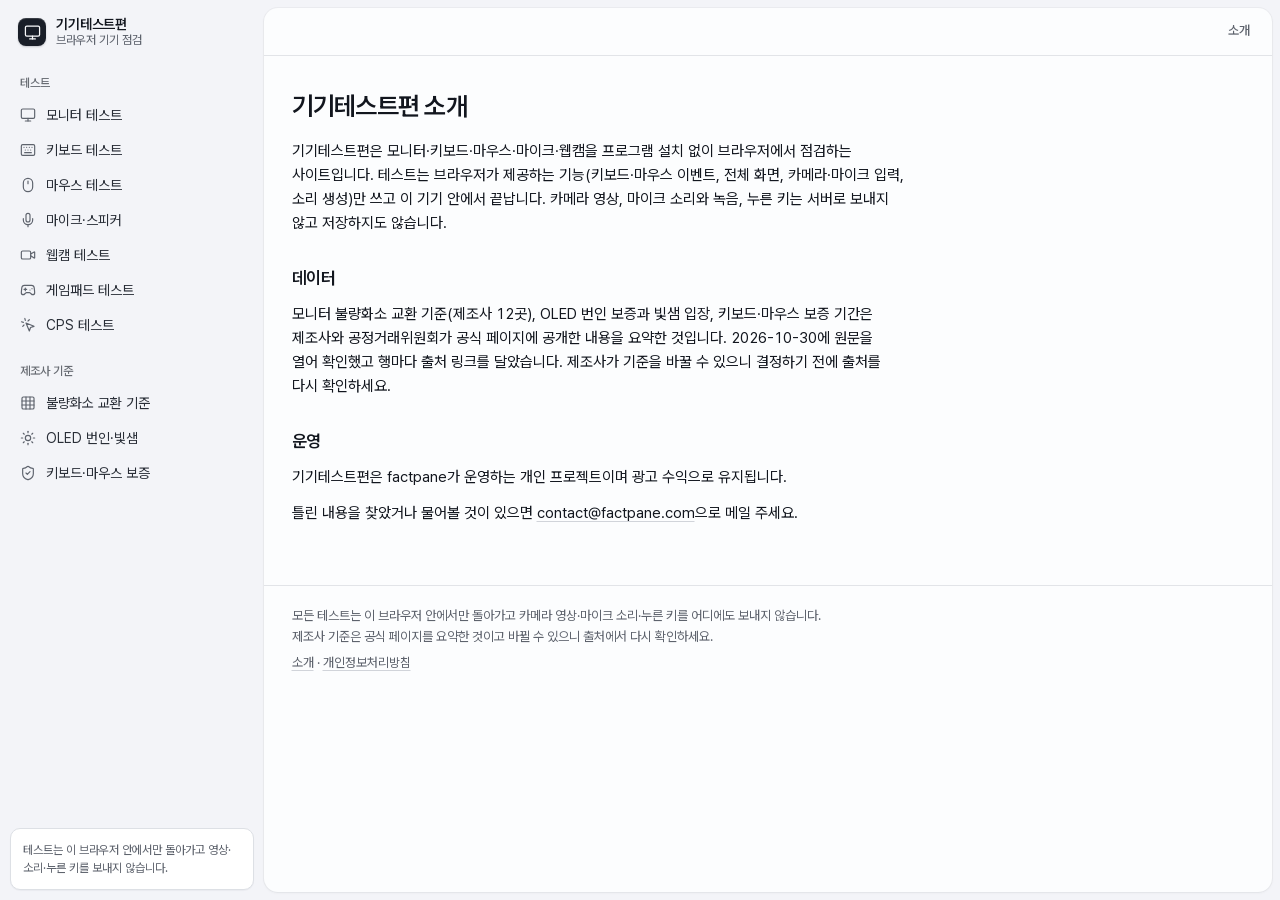
<file: 소개/index.html>
<!doctype html>
<html lang="ko">
<head>
<meta charset="utf-8">
<meta name="viewport" content="width=device-width,initial-scale=1">
<title>소개 | 기기테스트편</title>
<meta name="description" content="기기테스트편이 테스트를 돌리는 방식과 제조사 기준의 출처.">
<link rel="canonical" href="https://device.factpane.com/%EC%86%8C%EA%B0%9C/">
<meta property="og:type" content="website">
<meta property="og:site_name" content="기기테스트편">
<meta property="og:title" content="소개 | 기기테스트편">
<meta property="og:description" content="기기테스트편이 테스트를 돌리는 방식과 제조사 기준의 출처.">
<meta property="og:url" content="https://device.factpane.com/%EC%86%8C%EA%B0%9C/">
<meta property="og:image" content="https://device.factpane.com/og.png">
<meta property="og:image:width" content="1200">
<meta property="og:image:height" content="630">
<meta name="twitter:card" content="summary_large_image">
<meta name="theme-color" content="#1f2937">
<link rel="icon" href="/icon.svg" type="image/svg+xml">
<link rel="stylesheet" href="/fonts/pretendard.css">
<link rel="stylesheet" href="/style.css">
<script>(function(c){if(location.hostname!==c.host)return;window.dataLayer=window.dataLayer||[];window.gtag=function(){dataLayer.push(arguments)};gtag('js',new Date());gtag('config',c.id);var s=document.createElement('script');s.async=true;s.src='https://www.googletagmanager.com/gtag/js?id='+encodeURIComponent(c.id);document.head.appendChild(s)})({"id":"G-G7WHTDWM4F","host":"device.factpane.com"})</script>
</head>
<body>
<svg class="sprite" aria-hidden="true"><symbol id="i-monitor" viewBox="0 0 24 24"><rect width="20" height="14" x="2" y="3" rx="2"/><path d="M8 21h8"/><path d="M12 17v4"/></symbol><symbol id="i-keyboard" viewBox="0 0 24 24"><rect width="20" height="16" x="2" y="4" rx="2"/><path d="M6 8h.01"/><path d="M10 8h.01"/><path d="M14 8h.01"/><path d="M18 8h.01"/><path d="M8 12h.01"/><path d="M12 12h.01"/><path d="M16 12h.01"/><path d="M7 16h10"/></symbol><symbol id="i-mouse" viewBox="0 0 24 24"><rect x="5" y="2" width="14" height="20" rx="7"/><path d="M12 6v4"/></symbol><symbol id="i-mic" viewBox="0 0 24 24"><path d="M12 2a3 3 0 0 0-3 3v7a3 3 0 0 0 6 0V5a3 3 0 0 0-3-3Z"/><path d="M19 10v2a7 7 0 0 1-14 0v-2"/><path d="M12 19v3"/></symbol><symbol id="i-video" viewBox="0 0 24 24"><path d="m16 13 5.223 3.482a.5.5 0 0 0 .777-.416V7.87a.5.5 0 0 0-.752-.432L16 10.5"/><rect x="2" y="6" width="14" height="12" rx="2"/></symbol><symbol id="i-gamepad" viewBox="0 0 24 24"><path d="M6 11h4"/><path d="M8 9v4"/><path d="M15 12h.01"/><path d="M18 10h.01"/><path d="M17.32 5H6.68a4 4 0 0 0-3.978 3.59l-.017.152C2.604 9.416 2 14.456 2 16a3 3 0 0 0 3 3c1 0 1.5-.5 2-1l1.414-1.414A2 2 0 0 1 9.828 16h4.344a2 2 0 0 1 1.414.586L17 18c.5.5 1 1 2 1a3 3 0 0 0 3-3c0-1.545-.604-6.584-.685-7.258l-.017-.151A4 4 0 0 0 17.32 5z"/></symbol><symbol id="i-click" viewBox="0 0 24 24"><path d="m9 9 5 12 1.8-5.2L21 14Z"/><path d="M7.2 2.2 8 5.1"/><path d="m5.1 8-2.9-.8"/><path d="M14 4.1 12 6"/><path d="m6 12-1.9 2"/></symbol><symbol id="i-grid" viewBox="0 0 24 24"><rect width="18" height="18" x="3" y="3" rx="2"/><path d="M3 9h18"/><path d="M3 15h18"/><path d="M9 3v18"/><path d="M15 3v18"/></symbol><symbol id="i-sun" viewBox="0 0 24 24"><circle cx="12" cy="12" r="4"/><path d="M12 2v2"/><path d="M12 20v2"/><path d="m4.93 4.93 1.41 1.41"/><path d="m17.66 17.66 1.41 1.41"/><path d="M2 12h2"/><path d="M20 12h2"/><path d="m6.34 17.66-1.41 1.41"/><path d="m19.07 4.93-1.41 1.41"/></symbol><symbol id="i-shield" viewBox="0 0 24 24"><path d="M20 13c0 5-3.5 7.5-7.66 8.95a1 1 0 0 1-.67-.01C7.5 20.5 4 18 4 13V6a1 1 0 0 1 1-1c2 0 4.5-1.2 6.24-2.72a1.17 1.17 0 0 1 1.52 0C14.51 3.81 17 5 19 5a1 1 0 0 1 1 1z"/><path d="m9 12 2 2 4-4"/></symbol><symbol id="i-menu" viewBox="0 0 24 24"><path d="M4 6h16"/><path d="M4 12h16"/><path d="M4 18h10"/></symbol></svg><a class="skip-link" href="#content">본문으로 건너뛰기</a><div class="app"><aside class="sidebar"><a class="brand" href="/"><span class="brand-mark"><svg class="i" aria-hidden="true"><use href="#i-monitor"/></svg></span><span class="brand-text"><span class="brand-name">기기테스트편</span><span class="brand-sub">브라우저 기기 점검</span></span></a><nav class="sb-scroll" aria-label="사이트 메뉴"><div class="sb-group"><p class="sb-label">테스트</p><div class="sb-nav"><a class="sb-item" href="/%EB%AA%A8%EB%8B%88%ED%84%B0-%ED%85%8C%EC%8A%A4%ED%8A%B8/"><svg class="i" aria-hidden="true"><use href="#i-monitor"/></svg><span>모니터 테스트</span></a><a class="sb-item" href="/%ED%82%A4%EB%B3%B4%EB%93%9C-%ED%85%8C%EC%8A%A4%ED%8A%B8/"><svg class="i" aria-hidden="true"><use href="#i-keyboard"/></svg><span>키보드 테스트</span></a><a class="sb-item" href="/%EB%A7%88%EC%9A%B0%EC%8A%A4-%ED%85%8C%EC%8A%A4%ED%8A%B8/"><svg class="i" aria-hidden="true"><use href="#i-mouse"/></svg><span>마우스 테스트</span></a><a class="sb-item" href="/%EB%A7%88%EC%9D%B4%ED%81%AC-%ED%85%8C%EC%8A%A4%ED%8A%B8/"><svg class="i" aria-hidden="true"><use href="#i-mic"/></svg><span>마이크·스피커</span></a><a class="sb-item" href="/%EC%9B%B9%EC%BA%A0-%ED%85%8C%EC%8A%A4%ED%8A%B8/"><svg class="i" aria-hidden="true"><use href="#i-video"/></svg><span>웹캠 테스트</span></a><a class="sb-item" href="/%EA%B2%8C%EC%9E%84%ED%8C%A8%EB%93%9C-%ED%85%8C%EC%8A%A4%ED%8A%B8/"><svg class="i" aria-hidden="true"><use href="#i-gamepad"/></svg><span>게임패드 테스트</span></a><a class="sb-item" href="/cps-%ED%85%8C%EC%8A%A4%ED%8A%B8/"><svg class="i" aria-hidden="true"><use href="#i-click"/></svg><span>CPS 테스트</span></a></div></div><div class="sb-group"><p class="sb-label">제조사 기준</p><div class="sb-nav"><a class="sb-item" href="/%EB%AA%A8%EB%8B%88%ED%84%B0-%EB%B6%88%EB%9F%89%ED%99%94%EC%86%8C-%EA%B5%90%ED%99%98-%EA%B8%B0%EC%A4%80/"><svg class="i" aria-hidden="true"><use href="#i-grid"/></svg><span>불량화소 교환 기준</span></a><a class="sb-item" href="/OLED-%EB%B2%88%EC%9D%B8-%EB%B9%9B%EC%83%98-%EA%B8%B0%EC%A4%80/"><svg class="i" aria-hidden="true"><use href="#i-sun"/></svg><span>OLED 번인·빛샘</span></a><a class="sb-item" href="/%ED%82%A4%EB%B3%B4%EB%93%9C-%EB%A7%88%EC%9A%B0%EC%8A%A4-%EB%B3%B4%EC%A6%9D%EA%B8%B0%EA%B0%84/"><svg class="i" aria-hidden="true"><use href="#i-shield"/></svg><span>키보드·마우스 보증</span></a></div></div></nav><p class="sb-foot">테스트는 이 브라우저 안에서만 돌아가고 영상·소리·누른 키를 보내지 않습니다.</p></aside><div class="inset"><header class="topbar"><div class="topbar-brand"><a class="brand" href="/"><span class="brand-mark"><svg class="i" aria-hidden="true"><use href="#i-monitor"/></svg></span><span class="brand-text"><span class="brand-name">기기테스트편</span><span class="brand-sub">브라우저 기기 점검</span></span></a></div><details class="mnav"><summary><svg class="i" aria-hidden="true"><use href="#i-menu"/></svg><span>메뉴</span></summary><nav class="mnav-panel" aria-label="모바일 메뉴"><div class="sb-group"><p class="sb-label">테스트</p><div class="sb-nav"><a class="sb-item" href="/%EB%AA%A8%EB%8B%88%ED%84%B0-%ED%85%8C%EC%8A%A4%ED%8A%B8/"><svg class="i" aria-hidden="true"><use href="#i-monitor"/></svg><span>모니터 테스트</span></a><a class="sb-item" href="/%ED%82%A4%EB%B3%B4%EB%93%9C-%ED%85%8C%EC%8A%A4%ED%8A%B8/"><svg class="i" aria-hidden="true"><use href="#i-keyboard"/></svg><span>키보드 테스트</span></a><a class="sb-item" href="/%EB%A7%88%EC%9A%B0%EC%8A%A4-%ED%85%8C%EC%8A%A4%ED%8A%B8/"><svg class="i" aria-hidden="true"><use href="#i-mouse"/></svg><span>마우스 테스트</span></a><a class="sb-item" href="/%EB%A7%88%EC%9D%B4%ED%81%AC-%ED%85%8C%EC%8A%A4%ED%8A%B8/"><svg class="i" aria-hidden="true"><use href="#i-mic"/></svg><span>마이크·스피커</span></a><a class="sb-item" href="/%EC%9B%B9%EC%BA%A0-%ED%85%8C%EC%8A%A4%ED%8A%B8/"><svg class="i" aria-hidden="true"><use href="#i-video"/></svg><span>웹캠 테스트</span></a><a class="sb-item" href="/%EA%B2%8C%EC%9E%84%ED%8C%A8%EB%93%9C-%ED%85%8C%EC%8A%A4%ED%8A%B8/"><svg class="i" aria-hidden="true"><use href="#i-gamepad"/></svg><span>게임패드 테스트</span></a><a class="sb-item" href="/cps-%ED%85%8C%EC%8A%A4%ED%8A%B8/"><svg class="i" aria-hidden="true"><use href="#i-click"/></svg><span>CPS 테스트</span></a></div></div><div class="sb-group"><p class="sb-label">제조사 기준</p><div class="sb-nav"><a class="sb-item" href="/%EB%AA%A8%EB%8B%88%ED%84%B0-%EB%B6%88%EB%9F%89%ED%99%94%EC%86%8C-%EA%B5%90%ED%99%98-%EA%B8%B0%EC%A4%80/"><svg class="i" aria-hidden="true"><use href="#i-grid"/></svg><span>불량화소 교환 기준</span></a><a class="sb-item" href="/OLED-%EB%B2%88%EC%9D%B8-%EB%B9%9B%EC%83%98-%EA%B8%B0%EC%A4%80/"><svg class="i" aria-hidden="true"><use href="#i-sun"/></svg><span>OLED 번인·빛샘</span></a><a class="sb-item" href="/%ED%82%A4%EB%B3%B4%EB%93%9C-%EB%A7%88%EC%9A%B0%EC%8A%A4-%EB%B3%B4%EC%A6%9D%EA%B8%B0%EA%B0%84/"><svg class="i" aria-hidden="true"><use href="#i-shield"/></svg><span>키보드·마우스 보증</span></a></div></div></nav></details><div class="topbar-right"><a class="btn btn-ghost btn-sm" href="/%EC%86%8C%EA%B0%9C/">소개</a></div></header><span id="content" tabindex="-1"></span>
<main class="wrap">
<div class="prose">
<h1>기기테스트편 소개</h1>
<p>기기테스트편은 모니터·키보드·마우스·마이크·웹캠을 프로그램 설치 없이 브라우저에서 점검하는 사이트입니다. 테스트는 브라우저가 제공하는 기능(키보드·마우스 이벤트, 전체 화면, 카메라·마이크 입력, 소리 생성)만 쓰고 이 기기 안에서 끝납니다. 카메라 영상, 마이크 소리와 녹음, 누른 키는 서버로 보내지 않고 저장하지도 않습니다.</p>
<h2>데이터</h2>
<p>모니터 불량화소 교환 기준(제조사 12곳), OLED 번인 보증과 빛샘 입장, 키보드·마우스 보증 기간은 제조사와 공정거래위원회가 공식 페이지에 공개한 내용을 요약한 것입니다. 2026-10-30에 원문을 열어 확인했고 행마다 출처 링크를 달았습니다. 제조사가 기준을 바꿀 수 있으니 결정하기 전에 출처를 다시 확인하세요.</p>
<h2>운영</h2>
<p>기기테스트편은 factpane가 운영하는 개인 프로젝트이며 광고 수익으로 유지됩니다.</p>
<p>틀린 내용을 찾았거나 물어볼 것이 있으면 <a href="mailto:contact@factpane.com">contact@factpane.com</a>으로 메일 주세요.</p>
</div>
</main>
<footer class="site-foot"><p>모든 테스트는 이 브라우저 안에서만 돌아가고 카메라 영상·마이크 소리·누른 키를 어디에도 보내지 않습니다. 제조사 기준은 공식 페이지를 요약한 것이고 바뀔 수 있으니 출처에서 다시 확인하세요.</p><p><a href="/%EC%86%8C%EA%B0%9C/">소개</a> · <a href="/%EA%B0%9C%EC%9D%B8%EC%A0%95%EB%B3%B4%EC%B2%98%EB%A6%AC%EB%B0%A9%EC%B9%A8/">개인정보처리방침</a></p></footer></div></div>
</body>
</html>
</file>
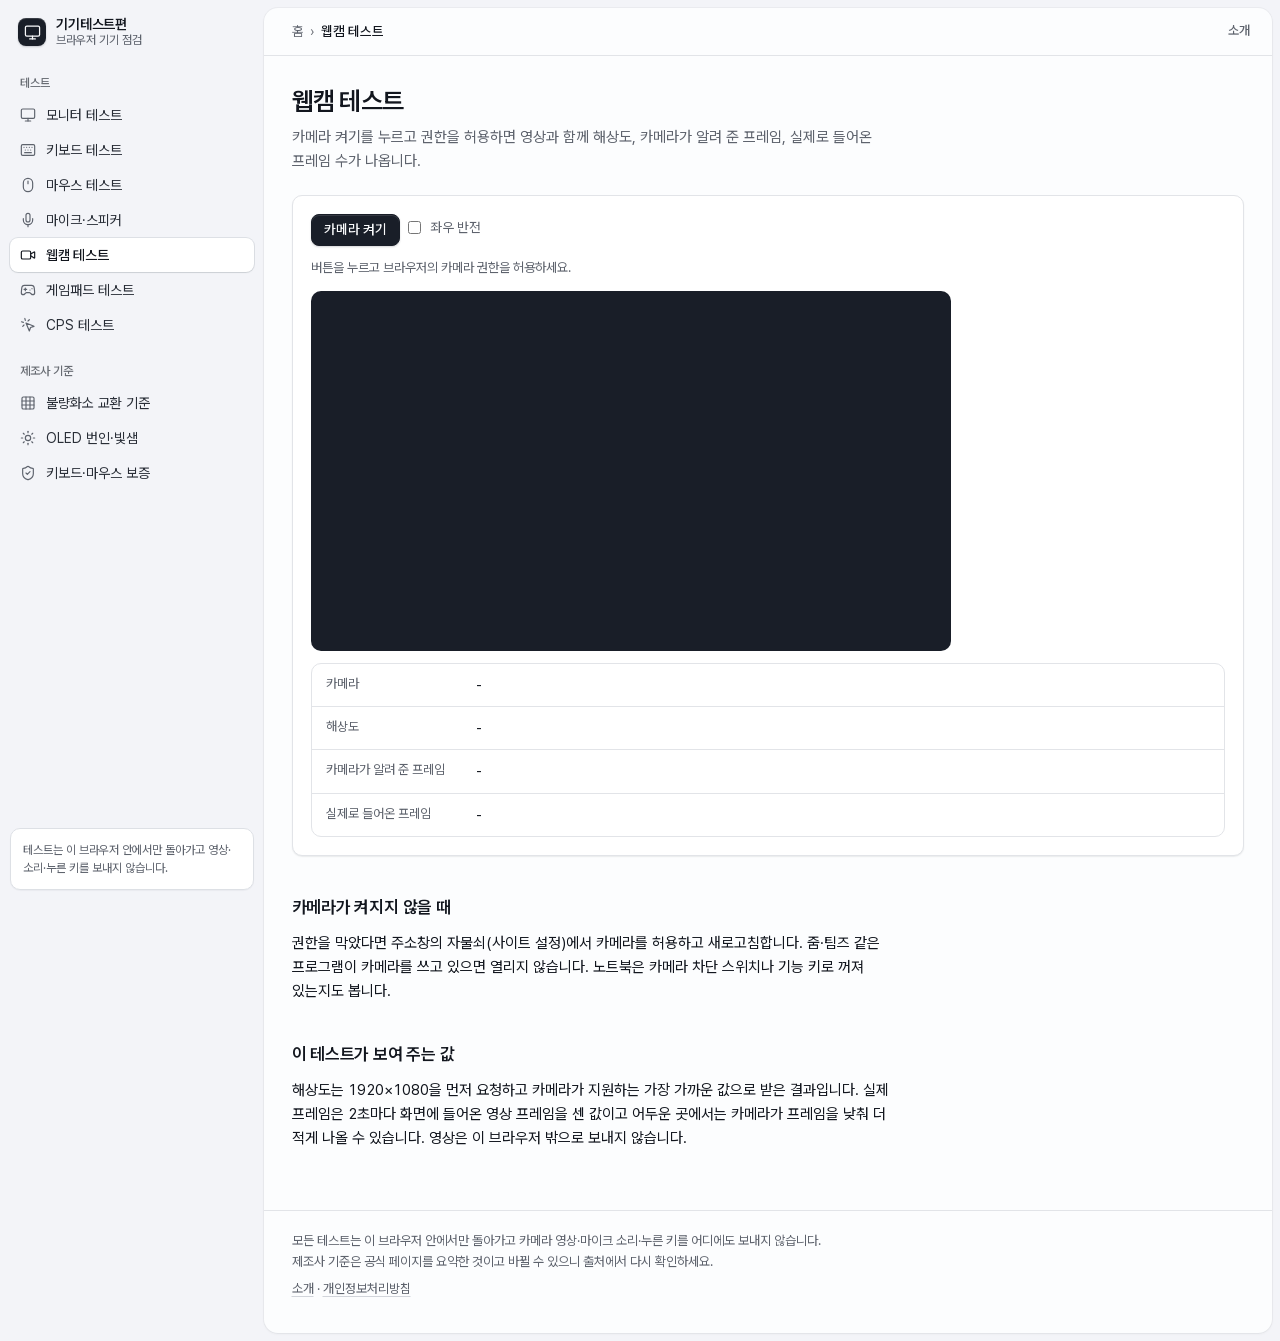
<file: 웹캠-테스트/index.html>
<!doctype html>
<html lang="ko">
<head>
<meta charset="utf-8">
<meta name="viewport" content="width=device-width,initial-scale=1">
<title>웹캠 테스트 · 카메라 해상도·프레임 확인 | 기기테스트편</title>
<meta name="description" content="노트북 카메라와 USB 웹캠이 켜지는지, 해상도와 실제 프레임이 얼마인지 브라우저에서 바로 확인하는 온라인 웹캠 테스트입니다.">
<link rel="canonical" href="https://device.factpane.com/%EC%9B%B9%EC%BA%A0-%ED%85%8C%EC%8A%A4%ED%8A%B8/">
<meta property="og:type" content="website">
<meta property="og:site_name" content="기기테스트편">
<meta property="og:title" content="웹캠 테스트 · 카메라 해상도·프레임 확인 | 기기테스트편">
<meta property="og:description" content="노트북 카메라와 USB 웹캠이 켜지는지, 해상도와 실제 프레임이 얼마인지 브라우저에서 바로 확인하는 온라인 웹캠 테스트입니다.">
<meta property="og:url" content="https://device.factpane.com/%EC%9B%B9%EC%BA%A0-%ED%85%8C%EC%8A%A4%ED%8A%B8/">
<meta property="og:image" content="https://device.factpane.com/og.png">
<meta property="og:image:width" content="1200">
<meta property="og:image:height" content="630">
<meta name="twitter:card" content="summary_large_image">
<meta name="theme-color" content="#1f2937">
<link rel="icon" href="/icon.svg" type="image/svg+xml">
<link rel="stylesheet" href="/fonts/pretendard.css">
<link rel="stylesheet" href="/style.css">
<script>(function(c){if(location.hostname!==c.host)return;window.dataLayer=window.dataLayer||[];window.gtag=function(){dataLayer.push(arguments)};gtag('js',new Date());gtag('config',c.id);var s=document.createElement('script');s.async=true;s.src='https://www.googletagmanager.com/gtag/js?id='+encodeURIComponent(c.id);document.head.appendChild(s)})({"id":"G-G7WHTDWM4F","host":"device.factpane.com"})</script>
<script type="application/ld+json">{"@context":"https://schema.org","@type":"BreadcrumbList","itemListElement":[{"@type":"ListItem","position":1,"name":"홈","item":"https://device.factpane.com/"},{"@type":"ListItem","position":2,"name":"웹캠 테스트"}]}</script>
</head>
<body>
<svg class="sprite" aria-hidden="true"><symbol id="i-monitor" viewBox="0 0 24 24"><rect width="20" height="14" x="2" y="3" rx="2"/><path d="M8 21h8"/><path d="M12 17v4"/></symbol><symbol id="i-keyboard" viewBox="0 0 24 24"><rect width="20" height="16" x="2" y="4" rx="2"/><path d="M6 8h.01"/><path d="M10 8h.01"/><path d="M14 8h.01"/><path d="M18 8h.01"/><path d="M8 12h.01"/><path d="M12 12h.01"/><path d="M16 12h.01"/><path d="M7 16h10"/></symbol><symbol id="i-mouse" viewBox="0 0 24 24"><rect x="5" y="2" width="14" height="20" rx="7"/><path d="M12 6v4"/></symbol><symbol id="i-mic" viewBox="0 0 24 24"><path d="M12 2a3 3 0 0 0-3 3v7a3 3 0 0 0 6 0V5a3 3 0 0 0-3-3Z"/><path d="M19 10v2a7 7 0 0 1-14 0v-2"/><path d="M12 19v3"/></symbol><symbol id="i-video" viewBox="0 0 24 24"><path d="m16 13 5.223 3.482a.5.5 0 0 0 .777-.416V7.87a.5.5 0 0 0-.752-.432L16 10.5"/><rect x="2" y="6" width="14" height="12" rx="2"/></symbol><symbol id="i-gamepad" viewBox="0 0 24 24"><path d="M6 11h4"/><path d="M8 9v4"/><path d="M15 12h.01"/><path d="M18 10h.01"/><path d="M17.32 5H6.68a4 4 0 0 0-3.978 3.59l-.017.152C2.604 9.416 2 14.456 2 16a3 3 0 0 0 3 3c1 0 1.5-.5 2-1l1.414-1.414A2 2 0 0 1 9.828 16h4.344a2 2 0 0 1 1.414.586L17 18c.5.5 1 1 2 1a3 3 0 0 0 3-3c0-1.545-.604-6.584-.685-7.258l-.017-.151A4 4 0 0 0 17.32 5z"/></symbol><symbol id="i-click" viewBox="0 0 24 24"><path d="m9 9 5 12 1.8-5.2L21 14Z"/><path d="M7.2 2.2 8 5.1"/><path d="m5.1 8-2.9-.8"/><path d="M14 4.1 12 6"/><path d="m6 12-1.9 2"/></symbol><symbol id="i-grid" viewBox="0 0 24 24"><rect width="18" height="18" x="3" y="3" rx="2"/><path d="M3 9h18"/><path d="M3 15h18"/><path d="M9 3v18"/><path d="M15 3v18"/></symbol><symbol id="i-sun" viewBox="0 0 24 24"><circle cx="12" cy="12" r="4"/><path d="M12 2v2"/><path d="M12 20v2"/><path d="m4.93 4.93 1.41 1.41"/><path d="m17.66 17.66 1.41 1.41"/><path d="M2 12h2"/><path d="M20 12h2"/><path d="m6.34 17.66-1.41 1.41"/><path d="m19.07 4.93-1.41 1.41"/></symbol><symbol id="i-shield" viewBox="0 0 24 24"><path d="M20 13c0 5-3.5 7.5-7.66 8.95a1 1 0 0 1-.67-.01C7.5 20.5 4 18 4 13V6a1 1 0 0 1 1-1c2 0 4.5-1.2 6.24-2.72a1.17 1.17 0 0 1 1.52 0C14.51 3.81 17 5 19 5a1 1 0 0 1 1 1z"/><path d="m9 12 2 2 4-4"/></symbol><symbol id="i-menu" viewBox="0 0 24 24"><path d="M4 6h16"/><path d="M4 12h16"/><path d="M4 18h10"/></symbol></svg><a class="skip-link" href="#content">본문으로 건너뛰기</a><div class="app"><aside class="sidebar"><a class="brand" href="/"><span class="brand-mark"><svg class="i" aria-hidden="true"><use href="#i-monitor"/></svg></span><span class="brand-text"><span class="brand-name">기기테스트편</span><span class="brand-sub">브라우저 기기 점검</span></span></a><nav class="sb-scroll" aria-label="사이트 메뉴"><div class="sb-group"><p class="sb-label">테스트</p><div class="sb-nav"><a class="sb-item" href="/%EB%AA%A8%EB%8B%88%ED%84%B0-%ED%85%8C%EC%8A%A4%ED%8A%B8/"><svg class="i" aria-hidden="true"><use href="#i-monitor"/></svg><span>모니터 테스트</span></a><a class="sb-item" href="/%ED%82%A4%EB%B3%B4%EB%93%9C-%ED%85%8C%EC%8A%A4%ED%8A%B8/"><svg class="i" aria-hidden="true"><use href="#i-keyboard"/></svg><span>키보드 테스트</span></a><a class="sb-item" href="/%EB%A7%88%EC%9A%B0%EC%8A%A4-%ED%85%8C%EC%8A%A4%ED%8A%B8/"><svg class="i" aria-hidden="true"><use href="#i-mouse"/></svg><span>마우스 테스트</span></a><a class="sb-item" href="/%EB%A7%88%EC%9D%B4%ED%81%AC-%ED%85%8C%EC%8A%A4%ED%8A%B8/"><svg class="i" aria-hidden="true"><use href="#i-mic"/></svg><span>마이크·스피커</span></a><a class="sb-item" href="/%EC%9B%B9%EC%BA%A0-%ED%85%8C%EC%8A%A4%ED%8A%B8/" aria-current="page"><svg class="i" aria-hidden="true"><use href="#i-video"/></svg><span>웹캠 테스트</span></a><a class="sb-item" href="/%EA%B2%8C%EC%9E%84%ED%8C%A8%EB%93%9C-%ED%85%8C%EC%8A%A4%ED%8A%B8/"><svg class="i" aria-hidden="true"><use href="#i-gamepad"/></svg><span>게임패드 테스트</span></a><a class="sb-item" href="/cps-%ED%85%8C%EC%8A%A4%ED%8A%B8/"><svg class="i" aria-hidden="true"><use href="#i-click"/></svg><span>CPS 테스트</span></a></div></div><div class="sb-group"><p class="sb-label">제조사 기준</p><div class="sb-nav"><a class="sb-item" href="/%EB%AA%A8%EB%8B%88%ED%84%B0-%EB%B6%88%EB%9F%89%ED%99%94%EC%86%8C-%EA%B5%90%ED%99%98-%EA%B8%B0%EC%A4%80/"><svg class="i" aria-hidden="true"><use href="#i-grid"/></svg><span>불량화소 교환 기준</span></a><a class="sb-item" href="/OLED-%EB%B2%88%EC%9D%B8-%EB%B9%9B%EC%83%98-%EA%B8%B0%EC%A4%80/"><svg class="i" aria-hidden="true"><use href="#i-sun"/></svg><span>OLED 번인·빛샘</span></a><a class="sb-item" href="/%ED%82%A4%EB%B3%B4%EB%93%9C-%EB%A7%88%EC%9A%B0%EC%8A%A4-%EB%B3%B4%EC%A6%9D%EA%B8%B0%EA%B0%84/"><svg class="i" aria-hidden="true"><use href="#i-shield"/></svg><span>키보드·마우스 보증</span></a></div></div></nav><p class="sb-foot">테스트는 이 브라우저 안에서만 돌아가고 영상·소리·누른 키를 보내지 않습니다.</p></aside><div class="inset"><header class="topbar"><div class="topbar-brand"><a class="brand" href="/"><span class="brand-mark"><svg class="i" aria-hidden="true"><use href="#i-monitor"/></svg></span><span class="brand-text"><span class="brand-name">기기테스트편</span><span class="brand-sub">브라우저 기기 점검</span></span></a></div><details class="mnav"><summary><svg class="i" aria-hidden="true"><use href="#i-menu"/></svg><span>메뉴</span></summary><nav class="mnav-panel" aria-label="모바일 메뉴"><div class="sb-group"><p class="sb-label">테스트</p><div class="sb-nav"><a class="sb-item" href="/%EB%AA%A8%EB%8B%88%ED%84%B0-%ED%85%8C%EC%8A%A4%ED%8A%B8/"><svg class="i" aria-hidden="true"><use href="#i-monitor"/></svg><span>모니터 테스트</span></a><a class="sb-item" href="/%ED%82%A4%EB%B3%B4%EB%93%9C-%ED%85%8C%EC%8A%A4%ED%8A%B8/"><svg class="i" aria-hidden="true"><use href="#i-keyboard"/></svg><span>키보드 테스트</span></a><a class="sb-item" href="/%EB%A7%88%EC%9A%B0%EC%8A%A4-%ED%85%8C%EC%8A%A4%ED%8A%B8/"><svg class="i" aria-hidden="true"><use href="#i-mouse"/></svg><span>마우스 테스트</span></a><a class="sb-item" href="/%EB%A7%88%EC%9D%B4%ED%81%AC-%ED%85%8C%EC%8A%A4%ED%8A%B8/"><svg class="i" aria-hidden="true"><use href="#i-mic"/></svg><span>마이크·스피커</span></a><a class="sb-item" href="/%EC%9B%B9%EC%BA%A0-%ED%85%8C%EC%8A%A4%ED%8A%B8/" aria-current="page"><svg class="i" aria-hidden="true"><use href="#i-video"/></svg><span>웹캠 테스트</span></a><a class="sb-item" href="/%EA%B2%8C%EC%9E%84%ED%8C%A8%EB%93%9C-%ED%85%8C%EC%8A%A4%ED%8A%B8/"><svg class="i" aria-hidden="true"><use href="#i-gamepad"/></svg><span>게임패드 테스트</span></a><a class="sb-item" href="/cps-%ED%85%8C%EC%8A%A4%ED%8A%B8/"><svg class="i" aria-hidden="true"><use href="#i-click"/></svg><span>CPS 테스트</span></a></div></div><div class="sb-group"><p class="sb-label">제조사 기준</p><div class="sb-nav"><a class="sb-item" href="/%EB%AA%A8%EB%8B%88%ED%84%B0-%EB%B6%88%EB%9F%89%ED%99%94%EC%86%8C-%EA%B5%90%ED%99%98-%EA%B8%B0%EC%A4%80/"><svg class="i" aria-hidden="true"><use href="#i-grid"/></svg><span>불량화소 교환 기준</span></a><a class="sb-item" href="/OLED-%EB%B2%88%EC%9D%B8-%EB%B9%9B%EC%83%98-%EA%B8%B0%EC%A4%80/"><svg class="i" aria-hidden="true"><use href="#i-sun"/></svg><span>OLED 번인·빛샘</span></a><a class="sb-item" href="/%ED%82%A4%EB%B3%B4%EB%93%9C-%EB%A7%88%EC%9A%B0%EC%8A%A4-%EB%B3%B4%EC%A6%9D%EA%B8%B0%EA%B0%84/"><svg class="i" aria-hidden="true"><use href="#i-shield"/></svg><span>키보드·마우스 보증</span></a></div></div></nav></details><div class="topbar-right"><a class="btn btn-ghost btn-sm" href="/%EC%86%8C%EA%B0%9C/">소개</a></div></header><span id="content" tabindex="-1"></span>
<main class="wrap">
<nav class="crumbs" aria-label="현재 위치"><a href="/">홈</a><span aria-hidden="true"> › </span><span>웹캠 테스트</span></nav>
<h1>웹캠 테스트</h1>
<p class="lead">카메라 켜기를 누르고 권한을 허용하면 영상과 함께 해상도, 카메라가 알려 준 프레임, 실제로 들어온 프레임 수가 나옵니다.</p>
<div class="tool"><p><button type="button" class="primary" id="cam-start">카메라 켜기</button> <button type="button" id="cam-stop" hidden>끄기</button> <select id="cam-device" hidden aria-label="카메라"></select> <label class="check"><input type="checkbox" id="cam-mirror"> 좌우 반전</label></p><p class="sub" id="cam-msg">버튼을 누르고 브라우저의 카메라 권한을 허용하세요.</p><video id="cam-video" autoplay muted playsinline></video><dl class="facts-dl"><dt>카메라</dt><dd id="cam-name">-</dd><dt>해상도</dt><dd id="cam-res">-</dd><dt>카메라가 알려 준 프레임</dt><dd id="cam-fps">-</dd><dt>실제로 들어온 프레임</dt><dd id="cam-fps-real">-</dd></dl></div>
<h2>카메라가 켜지지 않을 때</h2>
<p>권한을 막았다면 주소창의 자물쇠(사이트 설정)에서 카메라를 허용하고 새로고침합니다. 줌·팀즈 같은 프로그램이 카메라를 쓰고 있으면 열리지 않습니다. 노트북은 카메라 차단 스위치나 기능 키로 꺼져 있는지도 봅니다.</p>
<h2>이 테스트가 보여 주는 값</h2>
<p>해상도는 1920×1080을 먼저 요청하고 카메라가 지원하는 가장 가까운 값으로 받은 결과입니다. 실제 프레임은 2초마다 화면에 들어온 영상 프레임을 센 값이고 어두운 곳에서는 카메라가 프레임을 낮춰 더 적게 나올 수 있습니다. 영상은 이 브라우저 밖으로 보내지 않습니다.</p>
<script src="/webcam.js" defer></script>
</main>
<footer class="site-foot"><p>모든 테스트는 이 브라우저 안에서만 돌아가고 카메라 영상·마이크 소리·누른 키를 어디에도 보내지 않습니다. 제조사 기준은 공식 페이지를 요약한 것이고 바뀔 수 있으니 출처에서 다시 확인하세요.</p><p><a href="/%EC%86%8C%EA%B0%9C/">소개</a> · <a href="/%EA%B0%9C%EC%9D%B8%EC%A0%95%EB%B3%B4%EC%B2%98%EB%A6%AC%EB%B0%A9%EC%B9%A8/">개인정보처리방침</a></p></footer></div></div>
</body>
</html>
</file>
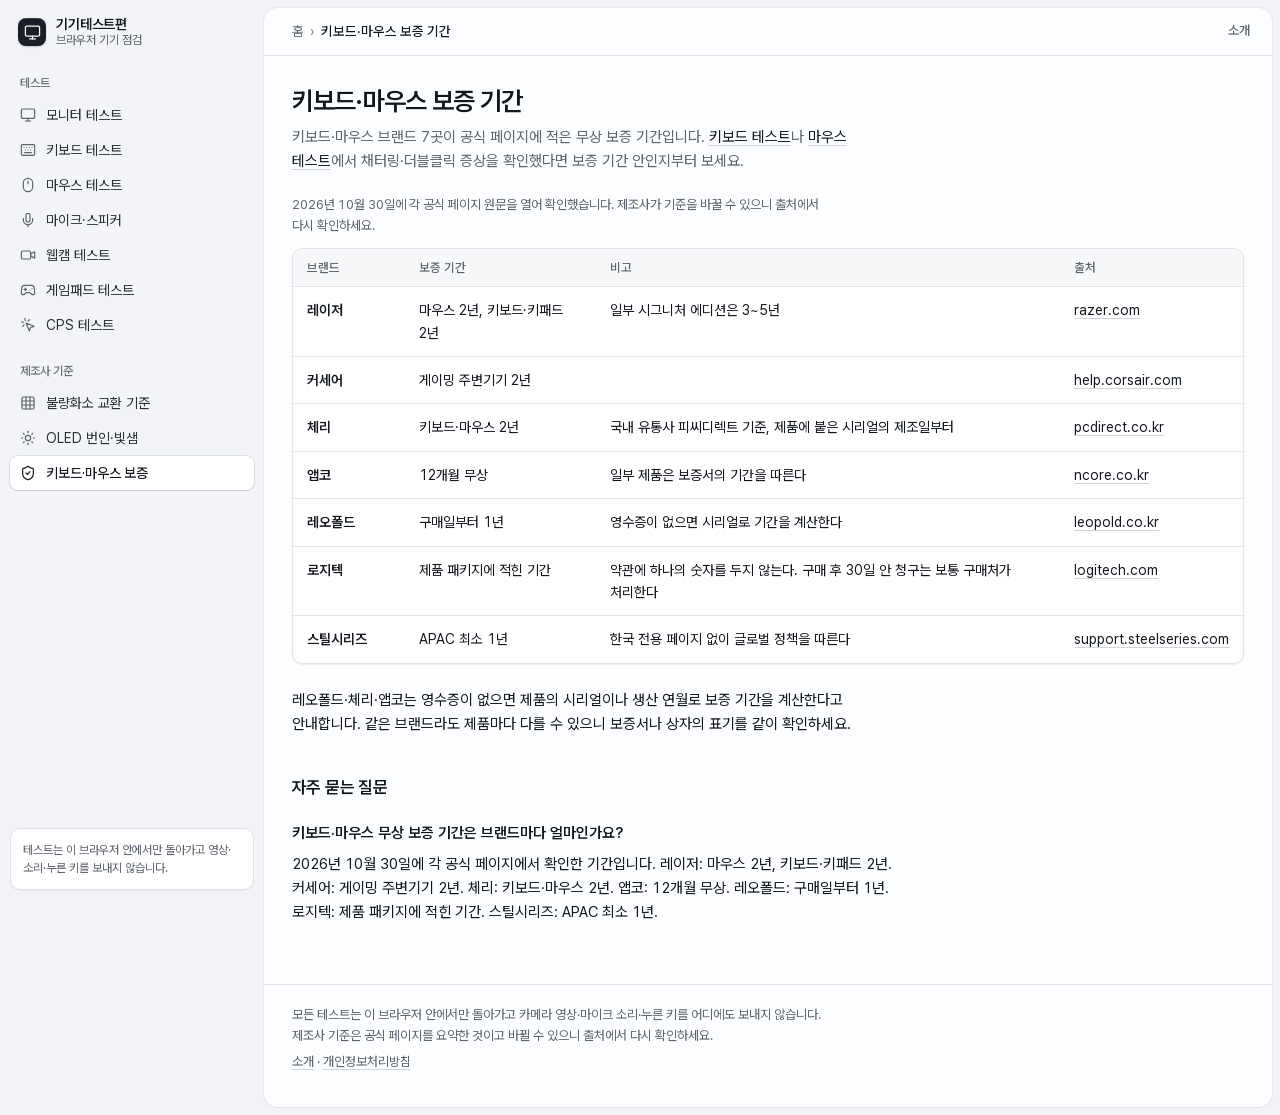
<file: 키보드-마우스-보증기간/index.html>
<!doctype html>
<html lang="ko">
<head>
<meta charset="utf-8">
<meta name="viewport" content="width=device-width,initial-scale=1">
<title>키보드·마우스 보증 기간 · 브랜드 7곳 비교 | 기기테스트편</title>
<meta name="description" content="레이저·커세어·체리·앱코·레오폴드·로지텍·스틸시리즈의 키보드·마우스 무상 보증 기간을 공식 출처와 함께 정리했습니다.">
<link rel="canonical" href="https://device.factpane.com/%ED%82%A4%EB%B3%B4%EB%93%9C-%EB%A7%88%EC%9A%B0%EC%8A%A4-%EB%B3%B4%EC%A6%9D%EA%B8%B0%EA%B0%84/">
<meta property="og:type" content="website">
<meta property="og:site_name" content="기기테스트편">
<meta property="og:title" content="키보드·마우스 보증 기간 · 브랜드 7곳 비교 | 기기테스트편">
<meta property="og:description" content="레이저·커세어·체리·앱코·레오폴드·로지텍·스틸시리즈의 키보드·마우스 무상 보증 기간을 공식 출처와 함께 정리했습니다.">
<meta property="og:url" content="https://device.factpane.com/%ED%82%A4%EB%B3%B4%EB%93%9C-%EB%A7%88%EC%9A%B0%EC%8A%A4-%EB%B3%B4%EC%A6%9D%EA%B8%B0%EA%B0%84/">
<meta property="og:image" content="https://device.factpane.com/og.png">
<meta property="og:image:width" content="1200">
<meta property="og:image:height" content="630">
<meta name="twitter:card" content="summary_large_image">
<meta name="theme-color" content="#1f2937">
<link rel="icon" href="/icon.svg" type="image/svg+xml">
<link rel="stylesheet" href="/fonts/pretendard.css">
<link rel="stylesheet" href="/style.css">
<script>(function(c){if(location.hostname!==c.host)return;window.dataLayer=window.dataLayer||[];window.gtag=function(){dataLayer.push(arguments)};gtag('js',new Date());gtag('config',c.id);var s=document.createElement('script');s.async=true;s.src='https://www.googletagmanager.com/gtag/js?id='+encodeURIComponent(c.id);document.head.appendChild(s)})({"id":"G-G7WHTDWM4F","host":"device.factpane.com"})</script>
<script type="application/ld+json">{"@context":"https://schema.org","@type":"BreadcrumbList","itemListElement":[{"@type":"ListItem","position":1,"name":"홈","item":"https://device.factpane.com/"},{"@type":"ListItem","position":2,"name":"키보드·마우스 보증 기간"}]}</script>
<script type="application/ld+json">{"@context":"https://schema.org","@type":"FAQPage","mainEntity":[{"@type":"Question","name":"키보드·마우스 무상 보증 기간은 브랜드마다 얼마인가요?","acceptedAnswer":{"@type":"Answer","text":"2026년 10월 30일에 각 공식 페이지에서 확인한 기간입니다. 레이저: 마우스 2년, 키보드·키패드 2년. 커세어: 게이밍 주변기기 2년. 체리: 키보드·마우스 2년. 앱코: 12개월 무상. 레오폴드: 구매일부터 1년. 로지텍: 제품 패키지에 적힌 기간. 스틸시리즈: APAC 최소 1년."}}]}</script>
</head>
<body>
<svg class="sprite" aria-hidden="true"><symbol id="i-monitor" viewBox="0 0 24 24"><rect width="20" height="14" x="2" y="3" rx="2"/><path d="M8 21h8"/><path d="M12 17v4"/></symbol><symbol id="i-keyboard" viewBox="0 0 24 24"><rect width="20" height="16" x="2" y="4" rx="2"/><path d="M6 8h.01"/><path d="M10 8h.01"/><path d="M14 8h.01"/><path d="M18 8h.01"/><path d="M8 12h.01"/><path d="M12 12h.01"/><path d="M16 12h.01"/><path d="M7 16h10"/></symbol><symbol id="i-mouse" viewBox="0 0 24 24"><rect x="5" y="2" width="14" height="20" rx="7"/><path d="M12 6v4"/></symbol><symbol id="i-mic" viewBox="0 0 24 24"><path d="M12 2a3 3 0 0 0-3 3v7a3 3 0 0 0 6 0V5a3 3 0 0 0-3-3Z"/><path d="M19 10v2a7 7 0 0 1-14 0v-2"/><path d="M12 19v3"/></symbol><symbol id="i-video" viewBox="0 0 24 24"><path d="m16 13 5.223 3.482a.5.5 0 0 0 .777-.416V7.87a.5.5 0 0 0-.752-.432L16 10.5"/><rect x="2" y="6" width="14" height="12" rx="2"/></symbol><symbol id="i-gamepad" viewBox="0 0 24 24"><path d="M6 11h4"/><path d="M8 9v4"/><path d="M15 12h.01"/><path d="M18 10h.01"/><path d="M17.32 5H6.68a4 4 0 0 0-3.978 3.59l-.017.152C2.604 9.416 2 14.456 2 16a3 3 0 0 0 3 3c1 0 1.5-.5 2-1l1.414-1.414A2 2 0 0 1 9.828 16h4.344a2 2 0 0 1 1.414.586L17 18c.5.5 1 1 2 1a3 3 0 0 0 3-3c0-1.545-.604-6.584-.685-7.258l-.017-.151A4 4 0 0 0 17.32 5z"/></symbol><symbol id="i-click" viewBox="0 0 24 24"><path d="m9 9 5 12 1.8-5.2L21 14Z"/><path d="M7.2 2.2 8 5.1"/><path d="m5.1 8-2.9-.8"/><path d="M14 4.1 12 6"/><path d="m6 12-1.9 2"/></symbol><symbol id="i-grid" viewBox="0 0 24 24"><rect width="18" height="18" x="3" y="3" rx="2"/><path d="M3 9h18"/><path d="M3 15h18"/><path d="M9 3v18"/><path d="M15 3v18"/></symbol><symbol id="i-sun" viewBox="0 0 24 24"><circle cx="12" cy="12" r="4"/><path d="M12 2v2"/><path d="M12 20v2"/><path d="m4.93 4.93 1.41 1.41"/><path d="m17.66 17.66 1.41 1.41"/><path d="M2 12h2"/><path d="M20 12h2"/><path d="m6.34 17.66-1.41 1.41"/><path d="m19.07 4.93-1.41 1.41"/></symbol><symbol id="i-shield" viewBox="0 0 24 24"><path d="M20 13c0 5-3.5 7.5-7.66 8.95a1 1 0 0 1-.67-.01C7.5 20.5 4 18 4 13V6a1 1 0 0 1 1-1c2 0 4.5-1.2 6.24-2.72a1.17 1.17 0 0 1 1.52 0C14.51 3.81 17 5 19 5a1 1 0 0 1 1 1z"/><path d="m9 12 2 2 4-4"/></symbol><symbol id="i-menu" viewBox="0 0 24 24"><path d="M4 6h16"/><path d="M4 12h16"/><path d="M4 18h10"/></symbol></svg><a class="skip-link" href="#content">본문으로 건너뛰기</a><div class="app"><aside class="sidebar"><a class="brand" href="/"><span class="brand-mark"><svg class="i" aria-hidden="true"><use href="#i-monitor"/></svg></span><span class="brand-text"><span class="brand-name">기기테스트편</span><span class="brand-sub">브라우저 기기 점검</span></span></a><nav class="sb-scroll" aria-label="사이트 메뉴"><div class="sb-group"><p class="sb-label">테스트</p><div class="sb-nav"><a class="sb-item" href="/%EB%AA%A8%EB%8B%88%ED%84%B0-%ED%85%8C%EC%8A%A4%ED%8A%B8/"><svg class="i" aria-hidden="true"><use href="#i-monitor"/></svg><span>모니터 테스트</span></a><a class="sb-item" href="/%ED%82%A4%EB%B3%B4%EB%93%9C-%ED%85%8C%EC%8A%A4%ED%8A%B8/"><svg class="i" aria-hidden="true"><use href="#i-keyboard"/></svg><span>키보드 테스트</span></a><a class="sb-item" href="/%EB%A7%88%EC%9A%B0%EC%8A%A4-%ED%85%8C%EC%8A%A4%ED%8A%B8/"><svg class="i" aria-hidden="true"><use href="#i-mouse"/></svg><span>마우스 테스트</span></a><a class="sb-item" href="/%EB%A7%88%EC%9D%B4%ED%81%AC-%ED%85%8C%EC%8A%A4%ED%8A%B8/"><svg class="i" aria-hidden="true"><use href="#i-mic"/></svg><span>마이크·스피커</span></a><a class="sb-item" href="/%EC%9B%B9%EC%BA%A0-%ED%85%8C%EC%8A%A4%ED%8A%B8/"><svg class="i" aria-hidden="true"><use href="#i-video"/></svg><span>웹캠 테스트</span></a><a class="sb-item" href="/%EA%B2%8C%EC%9E%84%ED%8C%A8%EB%93%9C-%ED%85%8C%EC%8A%A4%ED%8A%B8/"><svg class="i" aria-hidden="true"><use href="#i-gamepad"/></svg><span>게임패드 테스트</span></a><a class="sb-item" href="/cps-%ED%85%8C%EC%8A%A4%ED%8A%B8/"><svg class="i" aria-hidden="true"><use href="#i-click"/></svg><span>CPS 테스트</span></a></div></div><div class="sb-group"><p class="sb-label">제조사 기준</p><div class="sb-nav"><a class="sb-item" href="/%EB%AA%A8%EB%8B%88%ED%84%B0-%EB%B6%88%EB%9F%89%ED%99%94%EC%86%8C-%EA%B5%90%ED%99%98-%EA%B8%B0%EC%A4%80/"><svg class="i" aria-hidden="true"><use href="#i-grid"/></svg><span>불량화소 교환 기준</span></a><a class="sb-item" href="/OLED-%EB%B2%88%EC%9D%B8-%EB%B9%9B%EC%83%98-%EA%B8%B0%EC%A4%80/"><svg class="i" aria-hidden="true"><use href="#i-sun"/></svg><span>OLED 번인·빛샘</span></a><a class="sb-item" href="/%ED%82%A4%EB%B3%B4%EB%93%9C-%EB%A7%88%EC%9A%B0%EC%8A%A4-%EB%B3%B4%EC%A6%9D%EA%B8%B0%EA%B0%84/" aria-current="page"><svg class="i" aria-hidden="true"><use href="#i-shield"/></svg><span>키보드·마우스 보증</span></a></div></div></nav><p class="sb-foot">테스트는 이 브라우저 안에서만 돌아가고 영상·소리·누른 키를 보내지 않습니다.</p></aside><div class="inset"><header class="topbar"><div class="topbar-brand"><a class="brand" href="/"><span class="brand-mark"><svg class="i" aria-hidden="true"><use href="#i-monitor"/></svg></span><span class="brand-text"><span class="brand-name">기기테스트편</span><span class="brand-sub">브라우저 기기 점검</span></span></a></div><details class="mnav"><summary><svg class="i" aria-hidden="true"><use href="#i-menu"/></svg><span>메뉴</span></summary><nav class="mnav-panel" aria-label="모바일 메뉴"><div class="sb-group"><p class="sb-label">테스트</p><div class="sb-nav"><a class="sb-item" href="/%EB%AA%A8%EB%8B%88%ED%84%B0-%ED%85%8C%EC%8A%A4%ED%8A%B8/"><svg class="i" aria-hidden="true"><use href="#i-monitor"/></svg><span>모니터 테스트</span></a><a class="sb-item" href="/%ED%82%A4%EB%B3%B4%EB%93%9C-%ED%85%8C%EC%8A%A4%ED%8A%B8/"><svg class="i" aria-hidden="true"><use href="#i-keyboard"/></svg><span>키보드 테스트</span></a><a class="sb-item" href="/%EB%A7%88%EC%9A%B0%EC%8A%A4-%ED%85%8C%EC%8A%A4%ED%8A%B8/"><svg class="i" aria-hidden="true"><use href="#i-mouse"/></svg><span>마우스 테스트</span></a><a class="sb-item" href="/%EB%A7%88%EC%9D%B4%ED%81%AC-%ED%85%8C%EC%8A%A4%ED%8A%B8/"><svg class="i" aria-hidden="true"><use href="#i-mic"/></svg><span>마이크·스피커</span></a><a class="sb-item" href="/%EC%9B%B9%EC%BA%A0-%ED%85%8C%EC%8A%A4%ED%8A%B8/"><svg class="i" aria-hidden="true"><use href="#i-video"/></svg><span>웹캠 테스트</span></a><a class="sb-item" href="/%EA%B2%8C%EC%9E%84%ED%8C%A8%EB%93%9C-%ED%85%8C%EC%8A%A4%ED%8A%B8/"><svg class="i" aria-hidden="true"><use href="#i-gamepad"/></svg><span>게임패드 테스트</span></a><a class="sb-item" href="/cps-%ED%85%8C%EC%8A%A4%ED%8A%B8/"><svg class="i" aria-hidden="true"><use href="#i-click"/></svg><span>CPS 테스트</span></a></div></div><div class="sb-group"><p class="sb-label">제조사 기준</p><div class="sb-nav"><a class="sb-item" href="/%EB%AA%A8%EB%8B%88%ED%84%B0-%EB%B6%88%EB%9F%89%ED%99%94%EC%86%8C-%EA%B5%90%ED%99%98-%EA%B8%B0%EC%A4%80/"><svg class="i" aria-hidden="true"><use href="#i-grid"/></svg><span>불량화소 교환 기준</span></a><a class="sb-item" href="/OLED-%EB%B2%88%EC%9D%B8-%EB%B9%9B%EC%83%98-%EA%B8%B0%EC%A4%80/"><svg class="i" aria-hidden="true"><use href="#i-sun"/></svg><span>OLED 번인·빛샘</span></a><a class="sb-item" href="/%ED%82%A4%EB%B3%B4%EB%93%9C-%EB%A7%88%EC%9A%B0%EC%8A%A4-%EB%B3%B4%EC%A6%9D%EA%B8%B0%EA%B0%84/" aria-current="page"><svg class="i" aria-hidden="true"><use href="#i-shield"/></svg><span>키보드·마우스 보증</span></a></div></div></nav></details><div class="topbar-right"><a class="btn btn-ghost btn-sm" href="/%EC%86%8C%EA%B0%9C/">소개</a></div></header><span id="content" tabindex="-1"></span>
<main class="wrap">
<nav class="crumbs" aria-label="현재 위치"><a href="/">홈</a><span aria-hidden="true"> › </span><span>키보드·마우스 보증 기간</span></nav>
<h1>키보드·마우스 보증 기간</h1>
<p class="lead">키보드·마우스 브랜드 7곳이 공식 페이지에 적은 무상 보증 기간입니다. <a href="/%ED%82%A4%EB%B3%B4%EB%93%9C-%ED%85%8C%EC%8A%A4%ED%8A%B8/">키보드 테스트</a>나 <a href="/%EB%A7%88%EC%9A%B0%EC%8A%A4-%ED%85%8C%EC%8A%A4%ED%8A%B8/">마우스 테스트</a>에서 채터링·더블클릭 증상을 확인했다면 보증 기간 안인지부터 보세요.</p>
<p class="basis">2026년 10월 30일에 각 공식 페이지 원문을 열어 확인했습니다. 제조사가 기준을 바꿀 수 있으니 출처에서 다시 확인하세요.</p>
<table class="stack"><thead><tr><th scope="col">브랜드</th><th scope="col">보증 기간</th><th scope="col">비고</th><th scope="col">출처</th></tr></thead><tbody><tr><th scope="row">레이저</th><td data-label="보증 기간">마우스 2년, 키보드·키패드 2년</td><td data-label="비고">일부 시그니처 에디션은 3~5년</td><td data-label="출처"><a href="https://www.razer.com/kr-kr/warranty" rel="nofollow noopener">razer.com</a></td></tr><tr><th scope="row">커세어</th><td data-label="보증 기간">게이밍 주변기기 2년</td><td data-label="비고"></td><td data-label="출처"><a href="https://help.corsair.com/hc/ko/articles/360033067832" rel="nofollow noopener">help.corsair.com</a></td></tr><tr><th scope="row">체리</th><td data-label="보증 기간">키보드·마우스 2년</td><td data-label="비고">국내 유통사 피씨디렉트 기준, 제품에 붙은 시리얼의 제조일부터</td><td data-label="출처"><a href="http://pcdirect.co.kr/70" rel="nofollow noopener">pcdirect.co.kr</a></td></tr><tr><th scope="row">앱코</th><td data-label="보증 기간">12개월 무상</td><td data-label="비고">일부 제품은 보증서의 기간을 따른다</td><td data-label="출처"><a href="https://ncore.co.kr/bbs/support_as.php" rel="nofollow noopener">ncore.co.kr</a></td></tr><tr><th scope="row">레오폴드</th><td data-label="보증 기간">구매일부터 1년</td><td data-label="비고">영수증이 없으면 시리얼로 기간을 계산한다</td><td data-label="출처"><a href="https://www.leopold.co.kr/board/community/as.html?board_no=5&amp;category_no=1" rel="nofollow noopener">leopold.co.kr</a></td></tr><tr><th scope="row">로지텍</th><td data-label="보증 기간">제품 패키지에 적힌 기간</td><td data-label="비고">약관에 하나의 숫자를 두지 않는다. 구매 후 30일 안 청구는 보통 구매처가 처리한다</td><td data-label="출처"><a href="https://www.logitech.com/ko-kr/tos/limited-hardware-warranty" rel="nofollow noopener">logitech.com</a></td></tr><tr><th scope="row">스틸시리즈</th><td data-label="보증 기간">APAC 최소 1년</td><td data-label="비고">한국 전용 페이지 없이 글로벌 정책을 따른다</td><td data-label="출처"><a href="https://support.steelseries.com/hc/en-us/articles/221391568" rel="nofollow noopener">support.steelseries.com</a></td></tr></tbody></table>
<p>레오폴드·체리·앱코는 영수증이 없으면 제품의 시리얼이나 생산 연월로 보증 기간을 계산한다고 안내합니다. 같은 브랜드라도 제품마다 다를 수 있으니 보증서나 상자의 표기를 같이 확인하세요.</p>
<section class="faq">
<h2>자주 묻는 질문</h2>
<h3>키보드·마우스 무상 보증 기간은 브랜드마다 얼마인가요?</h3>
<p>2026년 10월 30일에 각 공식 페이지에서 확인한 기간입니다. 레이저: 마우스 2년, 키보드·키패드 2년. 커세어: 게이밍 주변기기 2년. 체리: 키보드·마우스 2년. 앱코: 12개월 무상. 레오폴드: 구매일부터 1년. 로지텍: 제품 패키지에 적힌 기간. 스틸시리즈: APAC 최소 1년.</p>
</section>
</main>
<footer class="site-foot"><p>모든 테스트는 이 브라우저 안에서만 돌아가고 카메라 영상·마이크 소리·누른 키를 어디에도 보내지 않습니다. 제조사 기준은 공식 페이지를 요약한 것이고 바뀔 수 있으니 출처에서 다시 확인하세요.</p><p><a href="/%EC%86%8C%EA%B0%9C/">소개</a> · <a href="/%EA%B0%9C%EC%9D%B8%EC%A0%95%EB%B3%B4%EC%B2%98%EB%A6%AC%EB%B0%A9%EC%B9%A8/">개인정보처리방침</a></p></footer></div></div>
</body>
</html>
</file>
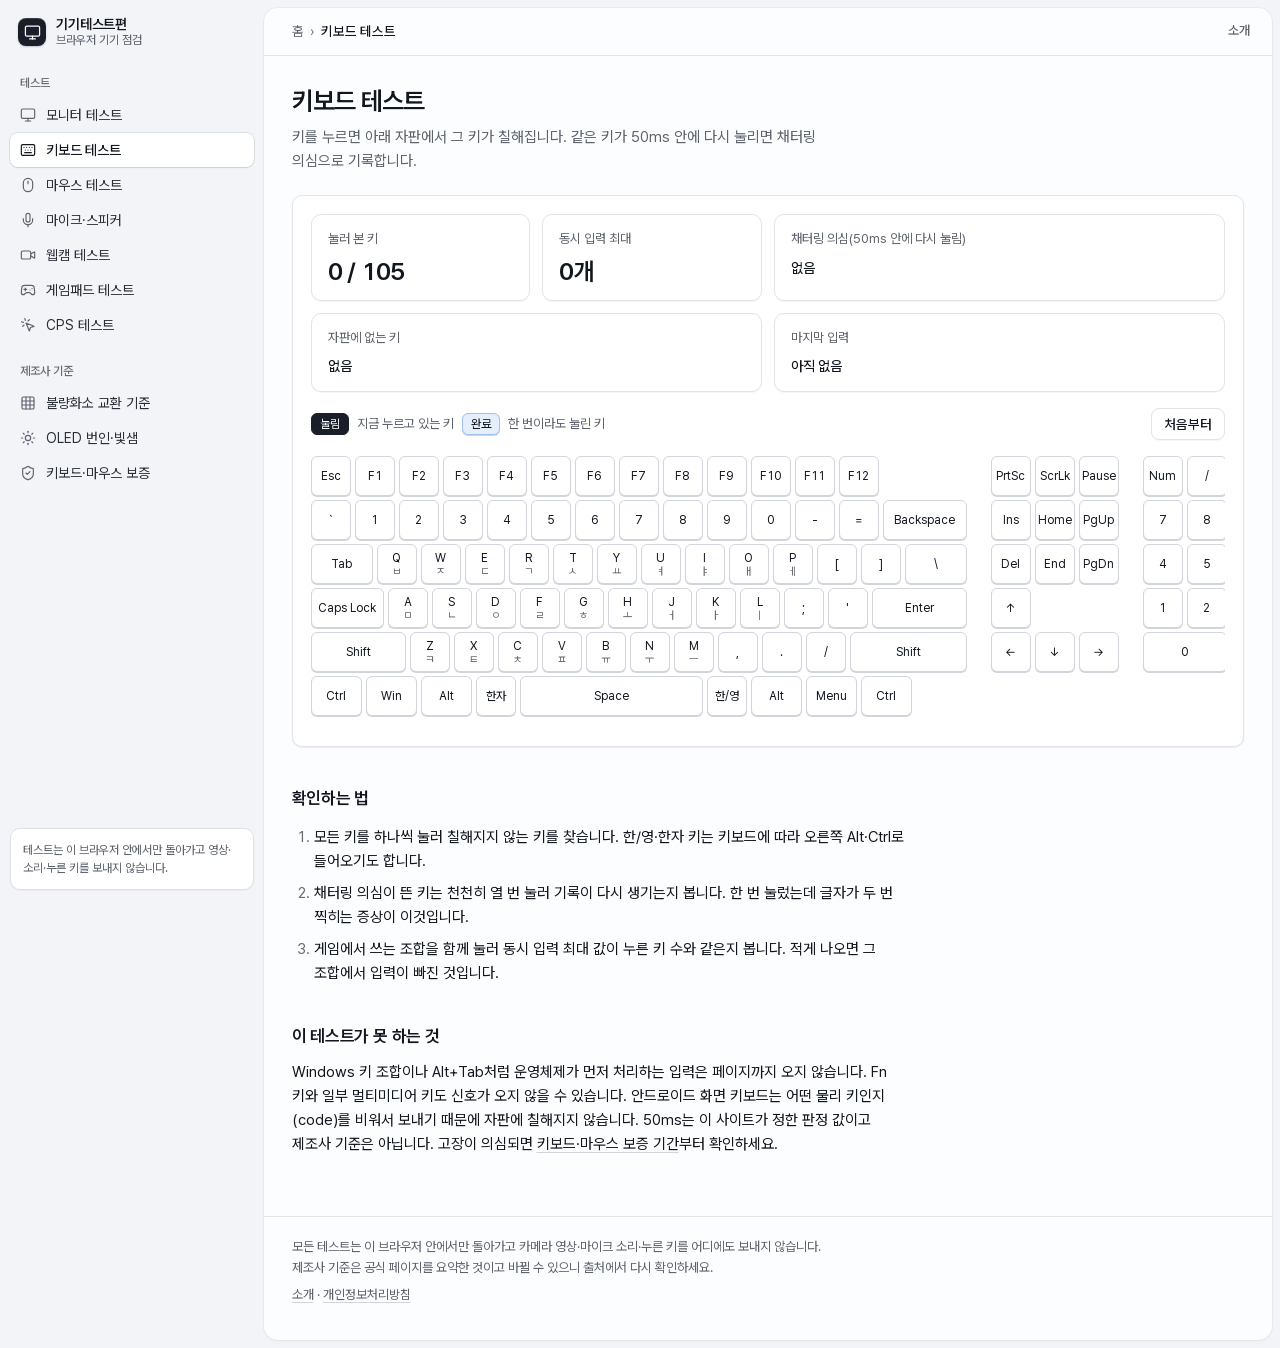
<file: 키보드-테스트/index.html>
<!doctype html>
<html lang="ko">
<head>
<meta charset="utf-8">
<meta name="viewport" content="width=device-width,initial-scale=1">
<title>키보드 테스트 · 채터링·동시 입력 확인 | 기기테스트편</title>
<meta name="description" content="키를 누르면 자판에 표시되는 온라인 키보드 테스트. 한/영·한자 키와 숫자 키패드까지 보고, 채터링(두 번 입력)과 동시 입력 개수를 확인합니다.">
<link rel="canonical" href="https://device.factpane.com/%ED%82%A4%EB%B3%B4%EB%93%9C-%ED%85%8C%EC%8A%A4%ED%8A%B8/">
<meta property="og:type" content="website">
<meta property="og:site_name" content="기기테스트편">
<meta property="og:title" content="키보드 테스트 · 채터링·동시 입력 확인 | 기기테스트편">
<meta property="og:description" content="키를 누르면 자판에 표시되는 온라인 키보드 테스트. 한/영·한자 키와 숫자 키패드까지 보고, 채터링(두 번 입력)과 동시 입력 개수를 확인합니다.">
<meta property="og:url" content="https://device.factpane.com/%ED%82%A4%EB%B3%B4%EB%93%9C-%ED%85%8C%EC%8A%A4%ED%8A%B8/">
<meta property="og:image" content="https://device.factpane.com/og.png">
<meta property="og:image:width" content="1200">
<meta property="og:image:height" content="630">
<meta name="twitter:card" content="summary_large_image">
<meta name="theme-color" content="#1f2937">
<link rel="icon" href="/icon.svg" type="image/svg+xml">
<link rel="stylesheet" href="/fonts/pretendard.css">
<link rel="stylesheet" href="/style.css">
<script>(function(c){if(location.hostname!==c.host)return;window.dataLayer=window.dataLayer||[];window.gtag=function(){dataLayer.push(arguments)};gtag('js',new Date());gtag('config',c.id);var s=document.createElement('script');s.async=true;s.src='https://www.googletagmanager.com/gtag/js?id='+encodeURIComponent(c.id);document.head.appendChild(s)})({"id":"G-G7WHTDWM4F","host":"device.factpane.com"})</script>
<script type="application/ld+json">{"@context":"https://schema.org","@type":"BreadcrumbList","itemListElement":[{"@type":"ListItem","position":1,"name":"홈","item":"https://device.factpane.com/"},{"@type":"ListItem","position":2,"name":"키보드 테스트"}]}</script>
</head>
<body>
<svg class="sprite" aria-hidden="true"><symbol id="i-monitor" viewBox="0 0 24 24"><rect width="20" height="14" x="2" y="3" rx="2"/><path d="M8 21h8"/><path d="M12 17v4"/></symbol><symbol id="i-keyboard" viewBox="0 0 24 24"><rect width="20" height="16" x="2" y="4" rx="2"/><path d="M6 8h.01"/><path d="M10 8h.01"/><path d="M14 8h.01"/><path d="M18 8h.01"/><path d="M8 12h.01"/><path d="M12 12h.01"/><path d="M16 12h.01"/><path d="M7 16h10"/></symbol><symbol id="i-mouse" viewBox="0 0 24 24"><rect x="5" y="2" width="14" height="20" rx="7"/><path d="M12 6v4"/></symbol><symbol id="i-mic" viewBox="0 0 24 24"><path d="M12 2a3 3 0 0 0-3 3v7a3 3 0 0 0 6 0V5a3 3 0 0 0-3-3Z"/><path d="M19 10v2a7 7 0 0 1-14 0v-2"/><path d="M12 19v3"/></symbol><symbol id="i-video" viewBox="0 0 24 24"><path d="m16 13 5.223 3.482a.5.5 0 0 0 .777-.416V7.87a.5.5 0 0 0-.752-.432L16 10.5"/><rect x="2" y="6" width="14" height="12" rx="2"/></symbol><symbol id="i-gamepad" viewBox="0 0 24 24"><path d="M6 11h4"/><path d="M8 9v4"/><path d="M15 12h.01"/><path d="M18 10h.01"/><path d="M17.32 5H6.68a4 4 0 0 0-3.978 3.59l-.017.152C2.604 9.416 2 14.456 2 16a3 3 0 0 0 3 3c1 0 1.5-.5 2-1l1.414-1.414A2 2 0 0 1 9.828 16h4.344a2 2 0 0 1 1.414.586L17 18c.5.5 1 1 2 1a3 3 0 0 0 3-3c0-1.545-.604-6.584-.685-7.258l-.017-.151A4 4 0 0 0 17.32 5z"/></symbol><symbol id="i-click" viewBox="0 0 24 24"><path d="m9 9 5 12 1.8-5.2L21 14Z"/><path d="M7.2 2.2 8 5.1"/><path d="m5.1 8-2.9-.8"/><path d="M14 4.1 12 6"/><path d="m6 12-1.9 2"/></symbol><symbol id="i-grid" viewBox="0 0 24 24"><rect width="18" height="18" x="3" y="3" rx="2"/><path d="M3 9h18"/><path d="M3 15h18"/><path d="M9 3v18"/><path d="M15 3v18"/></symbol><symbol id="i-sun" viewBox="0 0 24 24"><circle cx="12" cy="12" r="4"/><path d="M12 2v2"/><path d="M12 20v2"/><path d="m4.93 4.93 1.41 1.41"/><path d="m17.66 17.66 1.41 1.41"/><path d="M2 12h2"/><path d="M20 12h2"/><path d="m6.34 17.66-1.41 1.41"/><path d="m19.07 4.93-1.41 1.41"/></symbol><symbol id="i-shield" viewBox="0 0 24 24"><path d="M20 13c0 5-3.5 7.5-7.66 8.95a1 1 0 0 1-.67-.01C7.5 20.5 4 18 4 13V6a1 1 0 0 1 1-1c2 0 4.5-1.2 6.24-2.72a1.17 1.17 0 0 1 1.52 0C14.51 3.81 17 5 19 5a1 1 0 0 1 1 1z"/><path d="m9 12 2 2 4-4"/></symbol><symbol id="i-menu" viewBox="0 0 24 24"><path d="M4 6h16"/><path d="M4 12h16"/><path d="M4 18h10"/></symbol></svg><a class="skip-link" href="#content">본문으로 건너뛰기</a><div class="app"><aside class="sidebar"><a class="brand" href="/"><span class="brand-mark"><svg class="i" aria-hidden="true"><use href="#i-monitor"/></svg></span><span class="brand-text"><span class="brand-name">기기테스트편</span><span class="brand-sub">브라우저 기기 점검</span></span></a><nav class="sb-scroll" aria-label="사이트 메뉴"><div class="sb-group"><p class="sb-label">테스트</p><div class="sb-nav"><a class="sb-item" href="/%EB%AA%A8%EB%8B%88%ED%84%B0-%ED%85%8C%EC%8A%A4%ED%8A%B8/"><svg class="i" aria-hidden="true"><use href="#i-monitor"/></svg><span>모니터 테스트</span></a><a class="sb-item" href="/%ED%82%A4%EB%B3%B4%EB%93%9C-%ED%85%8C%EC%8A%A4%ED%8A%B8/" aria-current="page"><svg class="i" aria-hidden="true"><use href="#i-keyboard"/></svg><span>키보드 테스트</span></a><a class="sb-item" href="/%EB%A7%88%EC%9A%B0%EC%8A%A4-%ED%85%8C%EC%8A%A4%ED%8A%B8/"><svg class="i" aria-hidden="true"><use href="#i-mouse"/></svg><span>마우스 테스트</span></a><a class="sb-item" href="/%EB%A7%88%EC%9D%B4%ED%81%AC-%ED%85%8C%EC%8A%A4%ED%8A%B8/"><svg class="i" aria-hidden="true"><use href="#i-mic"/></svg><span>마이크·스피커</span></a><a class="sb-item" href="/%EC%9B%B9%EC%BA%A0-%ED%85%8C%EC%8A%A4%ED%8A%B8/"><svg class="i" aria-hidden="true"><use href="#i-video"/></svg><span>웹캠 테스트</span></a><a class="sb-item" href="/%EA%B2%8C%EC%9E%84%ED%8C%A8%EB%93%9C-%ED%85%8C%EC%8A%A4%ED%8A%B8/"><svg class="i" aria-hidden="true"><use href="#i-gamepad"/></svg><span>게임패드 테스트</span></a><a class="sb-item" href="/cps-%ED%85%8C%EC%8A%A4%ED%8A%B8/"><svg class="i" aria-hidden="true"><use href="#i-click"/></svg><span>CPS 테스트</span></a></div></div><div class="sb-group"><p class="sb-label">제조사 기준</p><div class="sb-nav"><a class="sb-item" href="/%EB%AA%A8%EB%8B%88%ED%84%B0-%EB%B6%88%EB%9F%89%ED%99%94%EC%86%8C-%EA%B5%90%ED%99%98-%EA%B8%B0%EC%A4%80/"><svg class="i" aria-hidden="true"><use href="#i-grid"/></svg><span>불량화소 교환 기준</span></a><a class="sb-item" href="/OLED-%EB%B2%88%EC%9D%B8-%EB%B9%9B%EC%83%98-%EA%B8%B0%EC%A4%80/"><svg class="i" aria-hidden="true"><use href="#i-sun"/></svg><span>OLED 번인·빛샘</span></a><a class="sb-item" href="/%ED%82%A4%EB%B3%B4%EB%93%9C-%EB%A7%88%EC%9A%B0%EC%8A%A4-%EB%B3%B4%EC%A6%9D%EA%B8%B0%EA%B0%84/"><svg class="i" aria-hidden="true"><use href="#i-shield"/></svg><span>키보드·마우스 보증</span></a></div></div></nav><p class="sb-foot">테스트는 이 브라우저 안에서만 돌아가고 영상·소리·누른 키를 보내지 않습니다.</p></aside><div class="inset"><header class="topbar"><div class="topbar-brand"><a class="brand" href="/"><span class="brand-mark"><svg class="i" aria-hidden="true"><use href="#i-monitor"/></svg></span><span class="brand-text"><span class="brand-name">기기테스트편</span><span class="brand-sub">브라우저 기기 점검</span></span></a></div><details class="mnav"><summary><svg class="i" aria-hidden="true"><use href="#i-menu"/></svg><span>메뉴</span></summary><nav class="mnav-panel" aria-label="모바일 메뉴"><div class="sb-group"><p class="sb-label">테스트</p><div class="sb-nav"><a class="sb-item" href="/%EB%AA%A8%EB%8B%88%ED%84%B0-%ED%85%8C%EC%8A%A4%ED%8A%B8/"><svg class="i" aria-hidden="true"><use href="#i-monitor"/></svg><span>모니터 테스트</span></a><a class="sb-item" href="/%ED%82%A4%EB%B3%B4%EB%93%9C-%ED%85%8C%EC%8A%A4%ED%8A%B8/" aria-current="page"><svg class="i" aria-hidden="true"><use href="#i-keyboard"/></svg><span>키보드 테스트</span></a><a class="sb-item" href="/%EB%A7%88%EC%9A%B0%EC%8A%A4-%ED%85%8C%EC%8A%A4%ED%8A%B8/"><svg class="i" aria-hidden="true"><use href="#i-mouse"/></svg><span>마우스 테스트</span></a><a class="sb-item" href="/%EB%A7%88%EC%9D%B4%ED%81%AC-%ED%85%8C%EC%8A%A4%ED%8A%B8/"><svg class="i" aria-hidden="true"><use href="#i-mic"/></svg><span>마이크·스피커</span></a><a class="sb-item" href="/%EC%9B%B9%EC%BA%A0-%ED%85%8C%EC%8A%A4%ED%8A%B8/"><svg class="i" aria-hidden="true"><use href="#i-video"/></svg><span>웹캠 테스트</span></a><a class="sb-item" href="/%EA%B2%8C%EC%9E%84%ED%8C%A8%EB%93%9C-%ED%85%8C%EC%8A%A4%ED%8A%B8/"><svg class="i" aria-hidden="true"><use href="#i-gamepad"/></svg><span>게임패드 테스트</span></a><a class="sb-item" href="/cps-%ED%85%8C%EC%8A%A4%ED%8A%B8/"><svg class="i" aria-hidden="true"><use href="#i-click"/></svg><span>CPS 테스트</span></a></div></div><div class="sb-group"><p class="sb-label">제조사 기준</p><div class="sb-nav"><a class="sb-item" href="/%EB%AA%A8%EB%8B%88%ED%84%B0-%EB%B6%88%EB%9F%89%ED%99%94%EC%86%8C-%EA%B5%90%ED%99%98-%EA%B8%B0%EC%A4%80/"><svg class="i" aria-hidden="true"><use href="#i-grid"/></svg><span>불량화소 교환 기준</span></a><a class="sb-item" href="/OLED-%EB%B2%88%EC%9D%B8-%EB%B9%9B%EC%83%98-%EA%B8%B0%EC%A4%80/"><svg class="i" aria-hidden="true"><use href="#i-sun"/></svg><span>OLED 번인·빛샘</span></a><a class="sb-item" href="/%ED%82%A4%EB%B3%B4%EB%93%9C-%EB%A7%88%EC%9A%B0%EC%8A%A4-%EB%B3%B4%EC%A6%9D%EA%B8%B0%EA%B0%84/"><svg class="i" aria-hidden="true"><use href="#i-shield"/></svg><span>키보드·마우스 보증</span></a></div></div></nav></details><div class="topbar-right"><a class="btn btn-ghost btn-sm" href="/%EC%86%8C%EA%B0%9C/">소개</a></div></header><span id="content" tabindex="-1"></span>
<main class="wrap">
<nav class="crumbs" aria-label="현재 위치"><a href="/">홈</a><span aria-hidden="true"> › </span><span>키보드 테스트</span></nav>
<h1>키보드 테스트</h1>
<p class="lead">키를 누르면 아래 자판에서 그 키가 칠해집니다. 같은 키가 50ms 안에 다시 눌리면 채터링 의심으로 기록합니다.</p>
<div class="tool" id="keyboard"><dl class="stats"><div><dt>눌러 본 키</dt><dd id="kb-hit">0</dd></div><div><dt>동시 입력 최대</dt><dd id="kb-max">0개</dd></div><div class="wide"><dt>채터링 의심(50ms 안에 다시 눌림)</dt><dd id="kb-chatter">없음</dd></div><div class="wide"><dt>자판에 없는 키</dt><dd id="kb-unknown">없음</dd></div><div class="wide"><dt>마지막 입력</dt><dd id="kb-last">아직 없음</dd></div></dl><p class="legend"><span class="key down">눌림</span> 지금 누르고 있는 키 <span class="key hit">완료</span> 한 번이라도 눌린 키 <button type="button" id="kb-reset">처음부터</button></p><div class="kb-scroll"><div class="kb"><div class="kb-block" aria-label="기본 자판"><div class="kb-row"><span class="key" data-code="Escape">Esc</span><span class="key" data-code="F1">F1</span><span class="key" data-code="F2">F2</span><span class="key" data-code="F3">F3</span><span class="key" data-code="F4">F4</span><span class="key" data-code="F5">F5</span><span class="key" data-code="F6">F6</span><span class="key" data-code="F7">F7</span><span class="key" data-code="F8">F8</span><span class="key" data-code="F9">F9</span><span class="key" data-code="F10">F10</span><span class="key" data-code="F11">F11</span><span class="key" data-code="F12">F12</span></div><div class="kb-row"><span class="key" data-code="Backquote">`</span><span class="key" data-code="Digit1">1</span><span class="key" data-code="Digit2">2</span><span class="key" data-code="Digit3">3</span><span class="key" data-code="Digit4">4</span><span class="key" data-code="Digit5">5</span><span class="key" data-code="Digit6">6</span><span class="key" data-code="Digit7">7</span><span class="key" data-code="Digit8">8</span><span class="key" data-code="Digit9">9</span><span class="key" data-code="Digit0">0</span><span class="key" data-code="Minus">-</span><span class="key" data-code="Equal">=</span><span class="key" data-code="Backspace" style="--w:2">Backspace</span></div><div class="kb-row"><span class="key" data-code="Tab" style="--w:1.5">Tab</span><span class="key" data-code="KeyQ">Q<small>ㅂ</small></span><span class="key" data-code="KeyW">W<small>ㅈ</small></span><span class="key" data-code="KeyE">E<small>ㄷ</small></span><span class="key" data-code="KeyR">R<small>ㄱ</small></span><span class="key" data-code="KeyT">T<small>ㅅ</small></span><span class="key" data-code="KeyY">Y<small>ㅛ</small></span><span class="key" data-code="KeyU">U<small>ㅕ</small></span><span class="key" data-code="KeyI">I<small>ㅑ</small></span><span class="key" data-code="KeyO">O<small>ㅐ</small></span><span class="key" data-code="KeyP">P<small>ㅔ</small></span><span class="key" data-code="BracketLeft">[</span><span class="key" data-code="BracketRight">]</span><span class="key" data-code="Backslash" style="--w:1.5">\</span></div><div class="kb-row"><span class="key" data-code="CapsLock" style="--w:1.75">Caps Lock</span><span class="key" data-code="KeyA">A<small>ㅁ</small></span><span class="key" data-code="KeyS">S<small>ㄴ</small></span><span class="key" data-code="KeyD">D<small>ㅇ</small></span><span class="key" data-code="KeyF">F<small>ㄹ</small></span><span class="key" data-code="KeyG">G<small>ㅎ</small></span><span class="key" data-code="KeyH">H<small>ㅗ</small></span><span class="key" data-code="KeyJ">J<small>ㅓ</small></span><span class="key" data-code="KeyK">K<small>ㅏ</small></span><span class="key" data-code="KeyL">L<small>ㅣ</small></span><span class="key" data-code="Semicolon">;</span><span class="key" data-code="Quote">&#39;</span><span class="key" data-code="Enter" style="--w:2.25">Enter</span></div><div class="kb-row"><span class="key" data-code="ShiftLeft" style="--w:2.25">Shift</span><span class="key" data-code="KeyZ">Z<small>ㅋ</small></span><span class="key" data-code="KeyX">X<small>ㅌ</small></span><span class="key" data-code="KeyC">C<small>ㅊ</small></span><span class="key" data-code="KeyV">V<small>ㅍ</small></span><span class="key" data-code="KeyB">B<small>ㅠ</small></span><span class="key" data-code="KeyN">N<small>ㅜ</small></span><span class="key" data-code="KeyM">M<small>ㅡ</small></span><span class="key" data-code="Comma">,</span><span class="key" data-code="Period">.</span><span class="key" data-code="Slash">/</span><span class="key" data-code="ShiftRight" style="--w:2.75">Shift</span></div><div class="kb-row"><span class="key" data-code="ControlLeft" style="--w:1.25">Ctrl</span><span class="key" data-code="MetaLeft" style="--w:1.25">Win</span><span class="key" data-code="AltLeft" style="--w:1.25">Alt</span><span class="key" data-code="Lang2">한자</span><span class="key" data-code="Space" style="--w:4.25">Space</span><span class="key" data-code="Lang1">한/영</span><span class="key" data-code="AltRight" style="--w:1.25">Alt</span><span class="key" data-code="ContextMenu" style="--w:1.25">Menu</span><span class="key" data-code="ControlRight" style="--w:1.25">Ctrl</span></div></div><div class="kb-block" aria-label="편집·방향"><div class="kb-row"><span class="key" data-code="PrintScreen">PrtSc</span><span class="key" data-code="ScrollLock">ScrLk</span><span class="key" data-code="Pause">Pause</span></div><div class="kb-row"><span class="key" data-code="Insert">Ins</span><span class="key" data-code="Home">Home</span><span class="key" data-code="PageUp">PgUp</span></div><div class="kb-row"><span class="key" data-code="Delete">Del</span><span class="key" data-code="End">End</span><span class="key" data-code="PageDown">PgDn</span></div><div class="kb-row"><span class="key" data-code="ArrowUp">↑</span></div><div class="kb-row"><span class="key" data-code="ArrowLeft">←</span><span class="key" data-code="ArrowDown">↓</span><span class="key" data-code="ArrowRight">→</span></div></div><div class="kb-block" aria-label="숫자 키패드"><div class="kb-row"><span class="key" data-code="NumLock">Num</span><span class="key" data-code="NumpadDivide">/</span><span class="key" data-code="NumpadMultiply">*</span><span class="key" data-code="NumpadSubtract">-</span></div><div class="kb-row"><span class="key" data-code="Numpad7">7</span><span class="key" data-code="Numpad8">8</span><span class="key" data-code="Numpad9">9</span><span class="key" data-code="NumpadAdd">+</span></div><div class="kb-row"><span class="key" data-code="Numpad4">4</span><span class="key" data-code="Numpad5">5</span><span class="key" data-code="Numpad6">6</span></div><div class="kb-row"><span class="key" data-code="Numpad1">1</span><span class="key" data-code="Numpad2">2</span><span class="key" data-code="Numpad3">3</span><span class="key" data-code="NumpadEnter">Enter</span></div><div class="kb-row"><span class="key" data-code="Numpad0" style="--w:2">0</span><span class="key" data-code="NumpadDecimal">.</span></div></div></div></div></div>
<h2>확인하는 법</h2>
<ol>
<li>모든 키를 하나씩 눌러 칠해지지 않는 키를 찾습니다. 한/영·한자 키는 키보드에 따라 오른쪽 Alt·Ctrl로 들어오기도 합니다.</li>
<li>채터링 의심이 뜬 키는 천천히 열 번 눌러 기록이 다시 생기는지 봅니다. 한 번 눌렀는데 글자가 두 번 찍히는 증상이 이것입니다.</li>
<li>게임에서 쓰는 조합을 함께 눌러 동시 입력 최대 값이 누른 키 수와 같은지 봅니다. 적게 나오면 그 조합에서 입력이 빠진 것입니다.</li>
</ol>
<h2>이 테스트가 못 하는 것</h2>
<p>Windows 키 조합이나 Alt+Tab처럼 운영체제가 먼저 처리하는 입력은 페이지까지 오지 않습니다. Fn 키와 일부 멀티미디어 키도 신호가 오지 않을 수 있습니다. 안드로이드 화면 키보드는 어떤 물리 키인지(code)를 비워서 보내기 때문에 자판에 칠해지지 않습니다. 50ms는 이 사이트가 정한 판정 값이고 제조사 기준은 아닙니다. 고장이 의심되면 <a href="/%ED%82%A4%EB%B3%B4%EB%93%9C-%EB%A7%88%EC%9A%B0%EC%8A%A4-%EB%B3%B4%EC%A6%9D%EA%B8%B0%EA%B0%84/">키보드·마우스 보증 기간</a>부터 확인하세요.</p>
<script src="/keyboard.js" defer></script>
</main>
<footer class="site-foot"><p>모든 테스트는 이 브라우저 안에서만 돌아가고 카메라 영상·마이크 소리·누른 키를 어디에도 보내지 않습니다. 제조사 기준은 공식 페이지를 요약한 것이고 바뀔 수 있으니 출처에서 다시 확인하세요.</p><p><a href="/%EC%86%8C%EA%B0%9C/">소개</a> · <a href="/%EA%B0%9C%EC%9D%B8%EC%A0%95%EB%B3%B4%EC%B2%98%EB%A6%AC%EB%B0%A9%EC%B9%A8/">개인정보처리방침</a></p></footer></div></div>
</body>
</html>
</file>
<file: fonts/pretendard.css>
/*
Copyright (c) 2021 Kil Hyung-jin, with Reserved Font Name Pretendard.
https://github.com/orioncactus/pretendard

This Font Software is licensed under the SIL Open Font License, Version 1.1.
This license is copied below, and is also available with a FAQ at:
http://scripts.sil.org/OFL
*/
/* [0] */
@font-face {
	font-family: 'Pretendard Variable';
	font-style: normal;
	font-display: swap;
	font-weight: 45 920;
	src: url(/fonts/PretendardVariable.subset.0.woff2) format('woff2-variations');
	unicode-range: U+f9ca-fa0b, U+ff03-ff05, U+ff07, U+ff0a-ff0b, U+ff0d-ff19, U+ff1b, U+ff1d, U+ff20-ff5b, U+ff5d, U+ffe0-ffe3, U+ffe5-ffe6;
}

/* [1] */
@font-face {
	font-family: 'Pretendard Variable';
	font-style: normal;
	font-display: swap;
	font-weight: 45 920;
	src: url(/fonts/PretendardVariable.subset.1.woff2) format('woff2-variations');
	unicode-range: U+d723-d728, U+d72a-d733, U+d735-d748, U+d74a-d74f, U+d752-d753, U+d755-d757, U+d75a-d75f, U+d762-d764, U+d766-d768, U+d76a-d76b, U+d76d-d76f, U+d771-d787, U+d789-d78b, U+d78d-d78f, U+d791-d797, U+d79a, U+d79c, U+d79e-d7a3, U+f900-f909, U+f90b-f92e;
}

/* [2] */
@font-face {
	font-family: 'Pretendard Variable';
	font-style: normal;
	font-display: swap;
	font-weight: 45 920;
	src: url(/fonts/PretendardVariable.subset.2.woff2) format('woff2-variations');
	unicode-range: U+d679-d68b, U+d68e-d69e, U+d6a0, U+d6a2-d6a7, U+d6a9-d6c3, U+d6c6-d6c7, U+d6c9-d6cb, U+d6cd-d6d3, U+d6d5-d6d6, U+d6d8-d6e3, U+d6e5-d6e7, U+d6e9-d6fb, U+d6fd-d717, U+d719-d71f, U+d721-d722;
}

/* [3] */
@font-face {
	font-family: 'Pretendard Variable';
	font-style: normal;
	font-display: swap;
	font-weight: 45 920;
	src: url(/fonts/PretendardVariable.subset.3.woff2) format('woff2-variations');
	unicode-range: U+d5bc-d5c7, U+d5ca-d5cb, U+d5cd-d5cf, U+d5d1-d5d7, U+d5d9-d5da, U+d5dc, U+d5de-d5e3, U+d5e6-d5e7, U+d5e9-d5eb, U+d5ed-d5f6, U+d5f8, U+d5fa-d5ff, U+d602-d603, U+d605-d607, U+d609-d60f, U+d612-d613, U+d616-d61b, U+d61d-d637, U+d63a-d63b, U+d63d-d63f, U+d641-d647, U+d64a-d64c, U+d64e-d653, U+d656-d657, U+d659-d65b, U+d65d-d666, U+d668, U+d66a-d678;
}

/* [4] */
@font-face {
	font-family: 'Pretendard Variable';
	font-style: normal;
	font-display: swap;
	font-weight: 45 920;
	src: url(/fonts/PretendardVariable.subset.4.woff2) format('woff2-variations');
	unicode-range: U+d507, U+d509-d50b, U+d50d-d513, U+d515-d53b, U+d53e-d53f, U+d541-d543, U+d545-d54c, U+d54e, U+d550, U+d552-d557, U+d55a-d55b, U+d55d-d55f, U+d561-d564, U+d566-d567, U+d56a, U+d56c, U+d56e-d573, U+d576-d577, U+d579-d583, U+d585-d586, U+d58a-d5a4, U+d5a6-d5bb;
}

/* [5] */
@font-face {
	font-family: 'Pretendard Variable';
	font-style: normal;
	font-display: swap;
	font-weight: 45 920;
	src: url(/fonts/PretendardVariable.subset.5.woff2) format('woff2-variations');
	unicode-range: U+d464-d477, U+d47a-d47b, U+d47d-d47f, U+d481-d487, U+d489-d48a, U+d48c, U+d48e-d4e7, U+d4e9-d503, U+d505-d506;
}

/* [6] */
@font-face {
	font-family: 'Pretendard Variable';
	font-style: normal;
	font-display: swap;
	font-weight: 45 920;
	src: url(/fonts/PretendardVariable.subset.6.woff2) format('woff2-variations');
	unicode-range: U+d3bf-d3c7, U+d3ca-d3cf, U+d3d1-d3eb, U+d3ee-d3ef, U+d3f1-d3f3, U+d3f5-d3fb, U+d3fd-d400, U+d402-d45b, U+d45d-d463;
}

/* [7] */
@font-face {
	font-family: 'Pretendard Variable';
	font-style: normal;
	font-display: swap;
	font-weight: 45 920;
	src: url(/fonts/PretendardVariable.subset.7.woff2) format('woff2-variations');
	unicode-range: U+d2ff, U+d302-d304, U+d306-d30b, U+d30f, U+d311-d313, U+d315-d31b, U+d31e, U+d322-d324, U+d326-d327, U+d32a-d32b, U+d32d-d32f, U+d331-d337, U+d339-d33c, U+d33e-d37b, U+d37e-d37f, U+d381-d383, U+d385-d38b, U+d38e-d390, U+d392-d397, U+d39a-d39b, U+d39d-d39f, U+d3a1-d3a7, U+d3a9-d3aa, U+d3ac, U+d3ae-d3b3, U+d3b5-d3b7, U+d3b9-d3bb, U+d3bd-d3be;
}

/* [8] */
@font-face {
	font-family: 'Pretendard Variable';
	font-style: normal;
	font-display: swap;
	font-weight: 45 920;
	src: url(/fonts/PretendardVariable.subset.8.woff2) format('woff2-variations');
	unicode-range: U+d257-d27f, U+d281-d29b, U+d29d-d29f, U+d2a1-d2ab, U+d2ad-d2b7, U+d2ba-d2bb, U+d2bd-d2bf, U+d2c1-d2c7, U+d2c9-d2ef, U+d2f2-d2f3, U+d2f5-d2f7, U+d2f9-d2fe;
}

/* [9] */
@font-face {
	font-family: 'Pretendard Variable';
	font-style: normal;
	font-display: swap;
	font-weight: 45 920;
	src: url(/fonts/PretendardVariable.subset.9.woff2) format('woff2-variations');
	unicode-range: U+d1b4, U+d1b6-d1f3, U+d1f5-d22b, U+d22e-d22f, U+d231-d233, U+d235-d23b, U+d23d-d240, U+d242-d256;
}

/* [10] */
@font-face {
	font-family: 'Pretendard Variable';
	font-style: normal;
	font-display: swap;
	font-weight: 45 920;
	src: url(/fonts/PretendardVariable.subset.10.woff2) format('woff2-variations');
	unicode-range: U+d105-d12f, U+d132-d133, U+d135-d137, U+d139-d13f, U+d141-d142, U+d144, U+d146-d14b, U+d14e-d14f, U+d151-d153, U+d155-d15b, U+d15e-d187, U+d189-d19f, U+d1a2-d1a3, U+d1a5-d1a7, U+d1a9-d1af, U+d1b2-d1b3;
}

/* [11] */
@font-face {
	font-family: 'Pretendard Variable';
	font-style: normal;
	font-display: swap;
	font-weight: 45 920;
	src: url(/fonts/PretendardVariable.subset.11.woff2) format('woff2-variations');
	unicode-range: U+d04b-d04f, U+d051-d057, U+d059-d06b, U+d06d-d06f, U+d071-d073, U+d075-d07b, U+d07e-d0a3, U+d0a6-d0a7, U+d0a9-d0ab, U+d0ad-d0b3, U+d0b6, U+d0b8, U+d0ba-d0bf, U+d0c2-d0c3, U+d0c5-d0c7, U+d0c9-d0cf, U+d0d2, U+d0d6-d0db, U+d0de-d0df, U+d0e1-d0e3, U+d0e5-d0eb, U+d0ee-d0f0, U+d0f2-d104;
}

/* [12] */
@font-face {
	font-family: 'Pretendard Variable';
	font-style: normal;
	font-display: swap;
	font-weight: 45 920;
	src: url(/fonts/PretendardVariable.subset.12.woff2) format('woff2-variations');
	unicode-range: U+cfa2-cfc3, U+cfc5-cfdf, U+cfe2-cfe3, U+cfe5-cfe7, U+cfe9-cff4, U+cff6-cffb, U+cffd-cfff, U+d001-d003, U+d005-d017, U+d019-d033, U+d036-d037, U+d039-d03b, U+d03d-d04a;
}

/* [13] */
@font-face {
	font-family: 'Pretendard Variable';
	font-style: normal;
	font-display: swap;
	font-weight: 45 920;
	src: url(/fonts/PretendardVariable.subset.13.woff2) format('woff2-variations');
	unicode-range: U+cef0-cef3, U+cef6, U+cef9-ceff, U+cf01-cf03, U+cf05-cf07, U+cf09-cf0f, U+cf11-cf12, U+cf14-cf1b, U+cf1d-cf1f, U+cf21-cf2f, U+cf31-cf53, U+cf56-cf57, U+cf59-cf5b, U+cf5d-cf63, U+cf66, U+cf68, U+cf6a-cf6f, U+cf71-cf84, U+cf86-cf8b, U+cf8d-cfa1;
}

/* [14] */
@font-face {
	font-family: 'Pretendard Variable';
	font-style: normal;
	font-display: swap;
	font-weight: 45 920;
	src: url(/fonts/PretendardVariable.subset.14.woff2) format('woff2-variations');
	unicode-range: U+ce3c-ce57, U+ce5a-ce5b, U+ce5d-ce5f, U+ce61-ce67, U+ce6a, U+ce6c, U+ce6e-ce73, U+ce76-ce77, U+ce79-ce7b, U+ce7d-ce83, U+ce85-ce88, U+ce8a-ce8f, U+ce91-ce93, U+ce95-ce97, U+ce99-ce9f, U+cea2, U+cea4-ceab, U+cead-cee3, U+cee6-cee7, U+cee9-ceeb, U+ceed-ceef;
}

/* [15] */
@font-face {
	font-family: 'Pretendard Variable';
	font-style: normal;
	font-display: swap;
	font-weight: 45 920;
	src: url(/fonts/PretendardVariable.subset.15.woff2) format('woff2-variations');
	unicode-range: U+cd92-cd93, U+cd96-cd97, U+cd99-cd9b, U+cd9d-cda3, U+cda6-cda8, U+cdaa-cdaf, U+cdb1-cdc3, U+cdc5-cdcb, U+cdcd-cde7, U+cde9-ce03, U+ce05-ce1f, U+ce22-ce34, U+ce36-ce3b;
}

/* [16] */
@font-face {
	font-family: 'Pretendard Variable';
	font-style: normal;
	font-display: swap;
	font-weight: 45 920;
	src: url(/fonts/PretendardVariable.subset.16.woff2) format('woff2-variations');
	unicode-range: U+ccef-cd07, U+cd0a-cd0b, U+cd0d-cd1a, U+cd1c, U+cd1e-cd2b, U+cd2d-cd5b, U+cd5d-cd77, U+cd79-cd91;
}

/* [17] */
@font-face {
	font-family: 'Pretendard Variable';
	font-style: normal;
	font-display: swap;
	font-weight: 45 920;
	src: url(/fonts/PretendardVariable.subset.17.woff2) format('woff2-variations');
	unicode-range: U+cc3f-cc43, U+cc46-cc47, U+cc49-cc4b, U+cc4d-cc53, U+cc55-cc58, U+cc5a-cc5f, U+cc61-cc97, U+cc9a-cc9b, U+cc9d-cc9f, U+cca1-cca7, U+ccaa, U+ccac, U+ccae-ccb3, U+ccb6-ccb7, U+ccb9-ccbb, U+ccbd-cccf, U+ccd1-cce3, U+cce5-ccee;
}

/* [18] */
@font-face {
	font-family: 'Pretendard Variable';
	font-style: normal;
	font-display: swap;
	font-weight: 45 920;
	src: url(/fonts/PretendardVariable.subset.18.woff2) format('woff2-variations');
	unicode-range: U+cb91-cbd3, U+cbd5-cbe3, U+cbe5-cc0b, U+cc0e-cc0f, U+cc11-cc13, U+cc15-cc1b, U+cc1d-cc20, U+cc23-cc27, U+cc2a-cc2b, U+cc2d, U+cc2f, U+cc31-cc37, U+cc3a, U+cc3c;
}

/* [19] */
@font-face {
	font-family: 'Pretendard Variable';
	font-style: normal;
	font-display: swap;
	font-weight: 45 920;
	src: url(/fonts/PretendardVariable.subset.19.woff2) format('woff2-variations');
	unicode-range: U+caf4-cb47, U+cb4a-cb90;
}

/* [20] */
@font-face {
	font-family: 'Pretendard Variable';
	font-style: normal;
	font-display: swap;
	font-weight: 45 920;
	src: url(/fonts/PretendardVariable.subset.20.woff2) format('woff2-variations');
	unicode-range: U+ca4a-ca4b, U+ca4e-ca4f, U+ca51-ca53, U+ca55-ca5b, U+ca5d-ca60, U+ca62-ca83, U+ca85-cabb, U+cabe-cabf, U+cac1-cac3, U+cac5-cacb, U+cacd-cad0, U+cad2, U+cad4-cad8, U+cada-caf3;
}

/* [21] */
@font-face {
	font-family: 'Pretendard Variable';
	font-style: normal;
	font-display: swap;
	font-weight: 45 920;
	src: url(/fonts/PretendardVariable.subset.21.woff2) format('woff2-variations');
	unicode-range: U+c996-c997, U+c99a-c99c, U+c99e-c9bf, U+c9c2-c9c3, U+c9c5-c9c7, U+c9c9-c9cf, U+c9d2, U+c9d4, U+c9d7-c9d8, U+c9db, U+c9de-c9df, U+c9e1-c9e3, U+c9e5-c9e6, U+c9e8-c9eb, U+c9ee-c9f0, U+c9f2-c9f7, U+c9f9-ca0b, U+ca0d-ca28, U+ca2a-ca49;
}

/* [22] */
@font-face {
	font-family: 'Pretendard Variable';
	font-style: normal;
	font-display: swap;
	font-weight: 45 920;
	src: url(/fonts/PretendardVariable.subset.22.woff2) format('woff2-variations');
	unicode-range: U+c8e9-c8f4, U+c8f6-c8fb, U+c8fe-c8ff, U+c901-c903, U+c905-c90b, U+c90e-c910, U+c912-c917, U+c919-c92b, U+c92d-c94f, U+c951-c953, U+c955-c96b, U+c96d-c973, U+c975-c987, U+c98a-c98b, U+c98d-c98f, U+c991-c995;
}

/* [23] */
@font-face {
	font-family: 'Pretendard Variable';
	font-style: normal;
	font-display: swap;
	font-weight: 45 920;
	src: url(/fonts/PretendardVariable.subset.23.woff2) format('woff2-variations');
	unicode-range: U+c841-c84b, U+c84d-c86f, U+c872-c873, U+c875-c877, U+c879-c87f, U+c882-c884, U+c887-c88a, U+c88d-c8c3, U+c8c5-c8df, U+c8e1-c8e8;
}

/* [24] */
@font-face {
	font-family: 'Pretendard Variable';
	font-style: normal;
	font-display: swap;
	font-weight: 45 920;
	src: url(/fonts/PretendardVariable.subset.24.woff2) format('woff2-variations');
	unicode-range: U+c779-c77b, U+c77e-c782, U+c786, U+c78b, U+c78d, U+c78f, U+c792-c793, U+c795, U+c797, U+c799-c79f, U+c7a2, U+c7a7-c7ab, U+c7ae-c7bb, U+c7bd-c7c0, U+c7c2-c7c7, U+c7c9-c7dc, U+c7de-c7ff, U+c802-c803, U+c805-c807, U+c809, U+c80b-c80f, U+c812, U+c814, U+c817-c81b, U+c81e-c81f, U+c821-c823, U+c825-c82e, U+c830-c837, U+c839-c83b, U+c83d-c840;
}

/* [25] */
@font-face {
	font-family: 'Pretendard Variable';
	font-style: normal;
	font-display: swap;
	font-weight: 45 920;
	src: url(/fonts/PretendardVariable.subset.25.woff2) format('woff2-variations');
	unicode-range: U+c6bb-c6bf, U+c6c2, U+c6c4, U+c6c6-c6cb, U+c6ce-c6cf, U+c6d1-c6d3, U+c6d5-c6db, U+c6dd-c6df, U+c6e1-c6e7, U+c6e9-c6eb, U+c6ed-c6ef, U+c6f1-c6f8, U+c6fa-c703, U+c705-c707, U+c709-c70b, U+c70d-c716, U+c718, U+c71a-c71f, U+c722-c723, U+c725-c727, U+c729-c734, U+c736-c73b, U+c73e-c73f, U+c741-c743, U+c745-c74b, U+c74e-c750, U+c752-c757, U+c759-c773, U+c776-c777;
}

/* [26] */
@font-face {
	font-family: 'Pretendard Variable';
	font-style: normal;
	font-display: swap;
	font-weight: 45 920;
	src: url(/fonts/PretendardVariable.subset.26.woff2) format('woff2-variations');
	unicode-range: U+c5f5-c5fb, U+c5fe, U+c602-c605, U+c607, U+c609-c60f, U+c611-c61a, U+c61c-c623, U+c626-c627, U+c629-c62b, U+c62d, U+c62f-c632, U+c636, U+c638, U+c63a-c63f, U+c642-c643, U+c645-c647, U+c649-c652, U+c656-c65b, U+c65d-c65f, U+c661-c663, U+c665-c677, U+c679-c67b, U+c67d-c693, U+c696-c697, U+c699-c69b, U+c69d-c6a3, U+c6a6, U+c6a8, U+c6aa-c6af, U+c6b2-c6b3, U+c6b5-c6b7, U+c6b9-c6ba;
}

/* [27] */
@font-face {
	font-family: 'Pretendard Variable';
	font-style: normal;
	font-display: swap;
	font-weight: 45 920;
	src: url(/fonts/PretendardVariable.subset.27.woff2) format('woff2-variations');
	unicode-range: U+c517-c527, U+c52a-c52b, U+c52d-c52f, U+c531-c538, U+c53a, U+c53c, U+c53e-c543, U+c546-c547, U+c54b, U+c54d-c552, U+c556, U+c55a-c55b, U+c55d, U+c55f, U+c562-c563, U+c565-c567, U+c569-c56f, U+c572, U+c574, U+c576-c57b, U+c57e-c57f, U+c581-c583, U+c585-c586, U+c588-c58b, U+c58e, U+c590, U+c592-c596, U+c599-c5b3, U+c5b6-c5b7, U+c5ba, U+c5be-c5c3, U+c5ca-c5cb, U+c5cd, U+c5cf, U+c5d2-c5d3, U+c5d5-c5d7, U+c5d9-c5df, U+c5e1-c5e2, U+c5e4, U+c5e6-c5eb, U+c5ef, U+c5f1-c5f3;
}

/* [28] */
@font-face {
	font-family: 'Pretendard Variable';
	font-style: normal;
	font-display: swap;
	font-weight: 45 920;
	src: url(/fonts/PretendardVariable.subset.28.woff2) format('woff2-variations');
	unicode-range: U+c475-c4ef, U+c4f2-c4f3, U+c4f5-c4f7, U+c4f9-c4ff, U+c502-c50b, U+c50d-c516;
}

/* [29] */
@font-face {
	font-family: 'Pretendard Variable';
	font-style: normal;
	font-display: swap;
	font-weight: 45 920;
	src: url(/fonts/PretendardVariable.subset.29.woff2) format('woff2-variations');
	unicode-range: U+c3d0-c3d7, U+c3da-c3db, U+c3dd-c3de, U+c3e1-c3ec, U+c3ee-c3f3, U+c3f5-c42b, U+c42d-c463, U+c466-c474;
}

/* [30] */
@font-face {
	font-family: 'Pretendard Variable';
	font-style: normal;
	font-display: swap;
	font-weight: 45 920;
	src: url(/fonts/PretendardVariable.subset.30.woff2) format('woff2-variations');
	unicode-range: U+c32b-c367, U+c36a-c36b, U+c36d-c36f, U+c371-c377, U+c37a-c37b, U+c37e-c383, U+c385-c387, U+c389-c3cf;
}

/* [31] */
@font-face {
	font-family: 'Pretendard Variable';
	font-style: normal;
	font-display: swap;
	font-weight: 45 920;
	src: url(/fonts/PretendardVariable.subset.31.woff2) format('woff2-variations');
	unicode-range: U+c26a-c26b, U+c26d-c26f, U+c271-c273, U+c275-c27b, U+c27e-c287, U+c289-c28f, U+c291-c297, U+c299-c29a, U+c29c-c2a3, U+c2a5-c2a7, U+c2a9-c2ab, U+c2ad-c2b3, U+c2b6, U+c2b8, U+c2ba-c2bb, U+c2bd-c2db, U+c2de-c2df, U+c2e1-c2e2, U+c2e5-c2ea, U+c2ee, U+c2f0, U+c2f2-c2f5, U+c2f7, U+c2fa-c2fb, U+c2fd-c2ff, U+c301-c307, U+c309-c30c, U+c30e-c312, U+c315-c323, U+c325-c328, U+c32a;
}

/* [32] */
@font-face {
	font-family: 'Pretendard Variable';
	font-style: normal;
	font-display: swap;
	font-weight: 45 920;
	src: url(/fonts/PretendardVariable.subset.32.woff2) format('woff2-variations');
	unicode-range: U+c1bc-c1c3, U+c1c5-c1df, U+c1e1-c1fb, U+c1fd-c203, U+c205-c20c, U+c20e, U+c210-c217, U+c21a-c21b, U+c21d-c21e, U+c221-c227, U+c229-c22a, U+c22c, U+c22e, U+c230, U+c233-c24f, U+c251-c257, U+c259-c269;
}

/* [33] */
@font-face {
	font-family: 'Pretendard Variable';
	font-style: normal;
	font-display: swap;
	font-weight: 45 920;
	src: url(/fonts/PretendardVariable.subset.33.woff2) format('woff2-variations');
	unicode-range: U+c101-c11b, U+c11f, U+c121-c123, U+c125-c12b, U+c12e, U+c132-c137, U+c13a-c13b, U+c13d-c13f, U+c141-c147, U+c14a, U+c14c-c153, U+c155-c157, U+c159-c15b, U+c15d-c166, U+c169-c16f, U+c171-c177, U+c179-c18b, U+c18e-c18f, U+c191-c193, U+c195-c19b, U+c19d-c19e, U+c1a0, U+c1a2-c1a4, U+c1a6-c1bb;
}

/* [34] */
@font-face {
	font-family: 'Pretendard Variable';
	font-style: normal;
	font-display: swap;
	font-weight: 45 920;
	src: url(/fonts/PretendardVariable.subset.34.woff2) format('woff2-variations');
	unicode-range: U+c049-c057, U+c059-c05b, U+c05d-c05f, U+c061-c067, U+c069-c08f, U+c091-c0ab, U+c0ae-c0af, U+c0b1-c0b3, U+c0b5, U+c0b7-c0bb, U+c0be, U+c0c2-c0c7, U+c0ca-c0cb, U+c0cd-c0cf, U+c0d1-c0d7, U+c0d9-c0da, U+c0dc, U+c0de-c0e3, U+c0e5-c0eb, U+c0ed-c0f3, U+c0f6, U+c0f8, U+c0fa-c0ff;
}

/* [35] */
@font-face {
	font-family: 'Pretendard Variable';
	font-style: normal;
	font-display: swap;
	font-weight: 45 920;
	src: url(/fonts/PretendardVariable.subset.35.woff2) format('woff2-variations');
	unicode-range: U+bfa7-bfaf, U+bfb1-bfc4, U+bfc6-bfcb, U+bfce-bfcf, U+bfd1-bfd3, U+bfd5-bfdb, U+bfdd-c048;
}

/* [36] */
@font-face {
	font-family: 'Pretendard Variable';
	font-style: normal;
	font-display: swap;
	font-weight: 45 920;
	src: url(/fonts/PretendardVariable.subset.36.woff2) format('woff2-variations');
	unicode-range: U+bf07, U+bf09-bf3f, U+bf41-bf4f, U+bf52-bf54, U+bf56-bfa6;
}

/* [37] */
@font-face {
	font-family: 'Pretendard Variable';
	font-style: normal;
	font-display: swap;
	font-weight: 45 920;
	src: url(/fonts/PretendardVariable.subset.37.woff2) format('woff2-variations');
	unicode-range: U+be56, U+be58, U+be5c-be5f, U+be62-be63, U+be65-be67, U+be69-be74, U+be76-be7b, U+be7e-be7f, U+be81-be8e, U+be90, U+be92-bea7, U+bea9-becf, U+bed2-bed3, U+bed5-bed6, U+bed9-bee3, U+bee6-bf06;
}

/* [38] */
@font-face {
	font-family: 'Pretendard Variable';
	font-style: normal;
	font-display: swap;
	font-weight: 45 920;
	src: url(/fonts/PretendardVariable.subset.38.woff2) format('woff2-variations');
	unicode-range: U+bdb0-bdd3, U+bdd5-bdef, U+bdf1-be0b, U+be0d-be0f, U+be11-be13, U+be15-be43, U+be46-be47, U+be49-be4b, U+be4d-be53;
}

/* [39] */
@font-face {
	font-family: 'Pretendard Variable';
	font-style: normal;
	font-display: swap;
	font-weight: 45 920;
	src: url(/fonts/PretendardVariable.subset.39.woff2) format('woff2-variations');
	unicode-range: U+bd03, U+bd06, U+bd08, U+bd0a-bd0f, U+bd11-bd22, U+bd25-bd47, U+bd49-bd58, U+bd5a-bd7f, U+bd82-bd83, U+bd85-bd87, U+bd8a-bd8f, U+bd91-bd92, U+bd94, U+bd96-bd98, U+bd9a-bdaf;
}

/* [40] */
@font-face {
	font-family: 'Pretendard Variable';
	font-style: normal;
	font-display: swap;
	font-weight: 45 920;
	src: url(/fonts/PretendardVariable.subset.40.woff2) format('woff2-variations');
	unicode-range: U+bc4e-bc83, U+bc86-bc87, U+bc89-bc8b, U+bc8d-bc93, U+bc96, U+bc98, U+bc9b-bc9f, U+bca2-bca3, U+bca5-bca7, U+bca9-bcb2, U+bcb4-bcbb, U+bcbe-bcbf, U+bcc1-bcc3, U+bcc5-bccc, U+bcce-bcd0, U+bcd2-bcd4, U+bcd6-bcf3, U+bcf7, U+bcf9-bcfb, U+bcfd-bd02;
}

/* [41] */
@font-face {
	font-family: 'Pretendard Variable';
	font-style: normal;
	font-display: swap;
	font-weight: 45 920;
	src: url(/fonts/PretendardVariable.subset.41.woff2) format('woff2-variations');
	unicode-range: U+bb90-bba3, U+bba5-bbab, U+bbad-bbbf, U+bbc1-bbf7, U+bbfa-bbfb, U+bbfd-bbfe, U+bc01-bc07, U+bc09-bc0a, U+bc0e, U+bc10, U+bc12-bc13, U+bc17, U+bc19-bc1a, U+bc1e, U+bc20-bc23, U+bc26, U+bc28, U+bc2a-bc2c, U+bc2e-bc2f, U+bc32-bc33, U+bc35-bc37, U+bc39-bc3f, U+bc41-bc42, U+bc44, U+bc46-bc48, U+bc4a-bc4d;
}

/* [42] */
@font-face {
	font-family: 'Pretendard Variable';
	font-style: normal;
	font-display: swap;
	font-weight: 45 920;
	src: url(/fonts/PretendardVariable.subset.42.woff2) format('woff2-variations');
	unicode-range: U+bae6-bafb, U+bafd-bb17, U+bb19-bb33, U+bb37, U+bb39-bb3a, U+bb3d-bb43, U+bb45-bb46, U+bb48, U+bb4a-bb4f, U+bb51-bb53, U+bb55-bb57, U+bb59-bb62, U+bb64-bb8f;
}

/* [43] */
@font-face {
	font-family: 'Pretendard Variable';
	font-style: normal;
	font-display: swap;
	font-weight: 45 920;
	src: url(/fonts/PretendardVariable.subset.43.woff2) format('woff2-variations');
	unicode-range: U+ba30-ba37, U+ba3a-ba3b, U+ba3d-ba3f, U+ba41-ba47, U+ba49-ba4a, U+ba4c, U+ba4e-ba53, U+ba56-ba57, U+ba59-ba5b, U+ba5d-ba63, U+ba65-ba66, U+ba68-ba6f, U+ba71-ba73, U+ba75-ba77, U+ba79-ba84, U+ba86, U+ba88-baa7, U+baaa, U+baad-baaf, U+bab1-bab7, U+baba, U+babc, U+babe-bae5;
}

/* [44] */
@font-face {
	font-family: 'Pretendard Variable';
	font-style: normal;
	font-display: swap;
	font-weight: 45 920;
	src: url(/fonts/PretendardVariable.subset.44.woff2) format('woff2-variations');
	unicode-range: U+b96e-b973, U+b976-b977, U+b979-b97b, U+b97d-b983, U+b986, U+b988, U+b98a-b98d, U+b98f-b9ab, U+b9ae-b9af, U+b9b1-b9b3, U+b9b5-b9bb, U+b9be, U+b9c0, U+b9c2-b9c7, U+b9ca-b9cb, U+b9cd, U+b9d2-b9d7, U+b9da, U+b9dc, U+b9df-b9e0, U+b9e2, U+b9e6-b9e7, U+b9e9-b9f3, U+b9f6, U+b9f8, U+b9fb-ba2f;
}

/* [45] */
@font-face {
	font-family: 'Pretendard Variable';
	font-style: normal;
	font-display: swap;
	font-weight: 45 920;
	src: url(/fonts/PretendardVariable.subset.45.woff2) format('woff2-variations');
	unicode-range: U+b8bf-b8cb, U+b8cd-b8e0, U+b8e2-b8e7, U+b8ea-b8eb, U+b8ed-b8ef, U+b8f1-b8f7, U+b8fa, U+b8fc, U+b8fe-b903, U+b905-b917, U+b919-b91f, U+b921-b93b, U+b93d-b957, U+b95a-b95b, U+b95d-b95f, U+b961-b967, U+b969-b96c;
}

/* [46] */
@font-face {
	font-family: 'Pretendard Variable';
	font-style: normal;
	font-display: swap;
	font-weight: 45 920;
	src: url(/fonts/PretendardVariable.subset.46.woff2) format('woff2-variations');
	unicode-range: U+b80d-b80f, U+b811-b817, U+b81a, U+b81c-b823, U+b826-b827, U+b829-b82b, U+b82d-b833, U+b836, U+b83a-b83f, U+b841-b85b, U+b85e-b85f, U+b861-b863, U+b865-b86b, U+b86e, U+b870, U+b872-b8af, U+b8b1-b8be;
}

/* [47] */
@font-face {
	font-family: 'Pretendard Variable';
	font-style: normal;
	font-display: swap;
	font-weight: 45 920;
	src: url(/fonts/PretendardVariable.subset.47.woff2) format('woff2-variations');
	unicode-range: U+b74d-b75f, U+b761-b763, U+b765-b774, U+b776-b77b, U+b77e-b77f, U+b781-b783, U+b785-b78b, U+b78e, U+b792-b796, U+b79a-b79b, U+b79d-b7a7, U+b7aa, U+b7ae-b7b3, U+b7b6-b7c8, U+b7ca-b7eb, U+b7ee-b7ef, U+b7f1-b7f3, U+b7f5-b7fb, U+b7fe, U+b802-b806, U+b80a-b80b;
}

/* [48] */
@font-face {
	font-family: 'Pretendard Variable';
	font-style: normal;
	font-display: swap;
	font-weight: 45 920;
	src: url(/fonts/PretendardVariable.subset.48.woff2) format('woff2-variations');
	unicode-range: U+b6a7-b6aa, U+b6ac-b6b0, U+b6b2-b6ef, U+b6f1-b727, U+b72a-b72b, U+b72d-b72e, U+b731-b737, U+b739-b73a, U+b73c-b743, U+b745-b74c;
}

/* [49] */
@font-face {
	font-family: 'Pretendard Variable';
	font-style: normal;
	font-display: swap;
	font-weight: 45 920;
	src: url(/fonts/PretendardVariable.subset.49.woff2) format('woff2-variations');
	unicode-range: U+b605-b60f, U+b612-b617, U+b619-b624, U+b626-b69b, U+b69e-b6a3, U+b6a5-b6a6;
}

/* [50] */
@font-face {
	font-family: 'Pretendard Variable';
	font-style: normal;
	font-display: swap;
	font-weight: 45 920;
	src: url(/fonts/PretendardVariable.subset.50.woff2) format('woff2-variations');
	unicode-range: U+b55f, U+b562-b583, U+b585-b59f, U+b5a2-b5a3, U+b5a5-b5a7, U+b5a9-b5b2, U+b5b5-b5ba, U+b5bd-b604;
}

/* [51] */
@font-face {
	font-family: 'Pretendard Variable';
	font-style: normal;
	font-display: swap;
	font-weight: 45 920;
	src: url(/fonts/PretendardVariable.subset.51.woff2) format('woff2-variations');
	unicode-range: U+b4a5-b4b6, U+b4b8-b4bf, U+b4c1-b4c7, U+b4c9-b4db, U+b4de-b4df, U+b4e1-b4e2, U+b4e5-b4eb, U+b4ee, U+b4f0, U+b4f2-b513, U+b516-b517, U+b519-b51a, U+b51d-b523, U+b526, U+b528, U+b52b-b52f, U+b532-b533, U+b535-b537, U+b539-b53f, U+b541-b544, U+b546-b54b, U+b54d-b54f, U+b551-b55b, U+b55d-b55e;
}

/* [52] */
@font-face {
	font-family: 'Pretendard Variable';
	font-style: normal;
	font-display: swap;
	font-weight: 45 920;
	src: url(/fonts/PretendardVariable.subset.52.woff2) format('woff2-variations');
	unicode-range: U+b3f8-b3fb, U+b3fd-b40f, U+b411-b417, U+b419-b41b, U+b41d-b41f, U+b421-b427, U+b42a-b42b, U+b42d-b44f, U+b452-b453, U+b455-b457, U+b459-b45f, U+b462-b464, U+b466-b46b, U+b46d-b47f, U+b481-b4a3;
}

/* [53] */
@font-face {
	font-family: 'Pretendard Variable';
	font-style: normal;
	font-display: swap;
	font-weight: 45 920;
	src: url(/fonts/PretendardVariable.subset.53.woff2) format('woff2-variations');
	unicode-range: U+b342-b353, U+b356-b357, U+b359-b35b, U+b35d-b35e, U+b360-b363, U+b366, U+b368, U+b36a-b36d, U+b36f, U+b372-b373, U+b375-b377, U+b379-b37f, U+b381-b382, U+b384, U+b386-b38b, U+b38d-b3c3, U+b3c6-b3c7, U+b3c9-b3ca, U+b3cd-b3d3, U+b3d6, U+b3d8, U+b3da-b3f7;
}

/* [54] */
@font-face {
	font-family: 'Pretendard Variable';
	font-style: normal;
	font-display: swap;
	font-weight: 45 920;
	src: url(/fonts/PretendardVariable.subset.54.woff2) format('woff2-variations');
	unicode-range: U+b27c-b283, U+b285-b28f, U+b292-b293, U+b295-b297, U+b29a-b29f, U+b2a1-b2a4, U+b2a7-b2a9, U+b2ab, U+b2ad-b2c7, U+b2ca-b2cb, U+b2cd-b2cf, U+b2d1-b2d7, U+b2da, U+b2dc, U+b2de-b2e3, U+b2e7, U+b2e9-b2ea, U+b2ef-b2f3, U+b2f6, U+b2f8, U+b2fa-b2fb, U+b2fd-b2fe, U+b302-b303, U+b305-b307, U+b309-b30f, U+b312, U+b316-b31b, U+b31d-b341;
}

/* [55] */
@font-face {
	font-family: 'Pretendard Variable';
	font-style: normal;
	font-display: swap;
	font-weight: 45 920;
	src: url(/fonts/PretendardVariable.subset.55.woff2) format('woff2-variations');
	unicode-range: U+b1d6-b1e7, U+b1e9-b1fc, U+b1fe-b203, U+b206-b207, U+b209-b20b, U+b20d-b213, U+b216-b21f, U+b221-b257, U+b259-b273, U+b275-b27b;
}

/* [56] */
@font-face {
	font-family: 'Pretendard Variable';
	font-style: normal;
	font-display: swap;
	font-weight: 45 920;
	src: url(/fonts/PretendardVariable.subset.56.woff2) format('woff2-variations');
	unicode-range: U+b120-b122, U+b126-b127, U+b129-b12b, U+b12d-b133, U+b136, U+b138, U+b13a-b13f, U+b142-b143, U+b145-b14f, U+b151-b153, U+b156-b157, U+b159-b177, U+b17a-b17b, U+b17d-b17f, U+b181-b187, U+b189-b18c, U+b18e-b191, U+b195-b1a7, U+b1a9-b1cb, U+b1cd-b1d5;
}

/* [57] */
@font-face {
	font-family: 'Pretendard Variable';
	font-style: normal;
	font-display: swap;
	font-weight: 45 920;
	src: url(/fonts/PretendardVariable.subset.57.woff2) format('woff2-variations');
	unicode-range: U+b05f-b07b, U+b07e-b07f, U+b081-b083, U+b085-b08b, U+b08d-b097, U+b09b, U+b09d-b09f, U+b0a2-b0a7, U+b0aa, U+b0b0, U+b0b2, U+b0b6-b0b7, U+b0b9-b0bb, U+b0bd-b0c3, U+b0c6-b0c7, U+b0ca-b0cf, U+b0d1-b0df, U+b0e1-b0e4, U+b0e6-b107, U+b10a-b10b, U+b10d-b10f, U+b111-b112, U+b114-b117, U+b119-b11a, U+b11c-b11f;
}

/* [58] */
@font-face {
	font-family: 'Pretendard Variable';
	font-style: normal;
	font-display: swap;
	font-weight: 45 920;
	src: url(/fonts/PretendardVariable.subset.58.woff2) format('woff2-variations');
	unicode-range: U+afac-afb7, U+afba-afbb, U+afbd-afbf, U+afc1-afc6, U+afca-afcc, U+afce-afd3, U+afd5-afe7, U+afe9-afef, U+aff1-b00b, U+b00d-b00f, U+b011-b013, U+b015-b01b, U+b01d-b027, U+b029-b043, U+b045-b047, U+b049, U+b04b, U+b04d-b052, U+b055-b056, U+b058-b05c, U+b05e;
}

/* [59] */
@font-face {
	font-family: 'Pretendard Variable';
	font-style: normal;
	font-display: swap;
	font-weight: 45 920;
	src: url(/fonts/PretendardVariable.subset.59.woff2) format('woff2-variations');
	unicode-range: U+af03-af07, U+af09-af2b, U+af2e-af33, U+af35-af3b, U+af3e-af40, U+af44-af47, U+af4a-af5c, U+af5e-af63, U+af65-af7f, U+af81-afab;
}

/* [60] */
@font-face {
	font-family: 'Pretendard Variable';
	font-style: normal;
	font-display: swap;
	font-weight: 45 920;
	src: url(/fonts/PretendardVariable.subset.60.woff2) format('woff2-variations');
	unicode-range: U+ae56-ae5b, U+ae5e-ae60, U+ae62-ae64, U+ae66-ae67, U+ae69-ae6b, U+ae6d-ae83, U+ae85-aebb, U+aebf, U+aec1-aec3, U+aec5-aecb, U+aece, U+aed0, U+aed2-aed7, U+aed9-aef3, U+aef5-af02;
}

/* [61] */
@font-face {
	font-family: 'Pretendard Variable';
	font-style: normal;
	font-display: swap;
	font-weight: 45 920;
	src: url(/fonts/PretendardVariable.subset.61.woff2) format('woff2-variations');
	unicode-range: U+ad9c-ada3, U+ada5-adbf, U+adc1-adc3, U+adc5-adc7, U+adc9-add2, U+add4-addb, U+addd-addf, U+ade1-ade3, U+ade5-adf7, U+adfa-adfb, U+adfd-adff, U+ae02-ae07, U+ae0a, U+ae0c, U+ae0e-ae13, U+ae15-ae2f, U+ae31-ae33, U+ae35-ae37, U+ae39-ae3f, U+ae42, U+ae44, U+ae46-ae49, U+ae4b, U+ae4f, U+ae51-ae53, U+ae55;
}

/* [62] */
@font-face {
	font-family: 'Pretendard Variable';
	font-style: normal;
	font-display: swap;
	font-weight: 45 920;
	src: url(/fonts/PretendardVariable.subset.62.woff2) format('woff2-variations');
	unicode-range: U+ace2-ace3, U+ace5-ace6, U+ace9-acef, U+acf2, U+acf4, U+acf7-acfb, U+acfe-acff, U+ad01-ad03, U+ad05-ad0b, U+ad0d-ad10, U+ad12-ad1b, U+ad1d-ad33, U+ad35-ad48, U+ad4a-ad4f, U+ad51-ad6b, U+ad6e-ad6f, U+ad71-ad72, U+ad77-ad7c, U+ad7e, U+ad80, U+ad82-ad87, U+ad89-ad8b, U+ad8d-ad8f, U+ad91-ad9b;
}

/* [63] */
@font-face {
	font-family: 'Pretendard Variable';
	font-style: normal;
	font-display: swap;
	font-weight: 45 920;
	src: url(/fonts/PretendardVariable.subset.63.woff2) format('woff2-variations');
	unicode-range: U+ac25-ac2c, U+ac2e, U+ac30, U+ac32-ac37, U+ac39-ac3f, U+ac41-ac4c, U+ac4e-ac6f, U+ac72-ac73, U+ac75-ac76, U+ac79-ac7f, U+ac82, U+ac84-ac88, U+ac8a-ac8b, U+ac8d-ac8f, U+ac91-ac93, U+ac95-ac9b, U+ac9d-ac9e, U+aca1-aca7, U+acab, U+acad-acaf, U+acb1-acb7, U+acba-acbb, U+acbe-acc0, U+acc2-acc3, U+acc5-acdf;
}

/* [64] */
@font-face {
	font-family: 'Pretendard Variable';
	font-style: normal;
	font-display: swap;
	font-weight: 45 920;
	src: url(/fonts/PretendardVariable.subset.64.woff2) format('woff2-variations');
	unicode-range: U+99df, U+99ed, U+99f1, U+99ff, U+9a01, U+9a08, U+9a0e-9a0f, U+9a19, U+9a2b, U+9a30, U+9a36-9a37, U+9a40, U+9a43, U+9a45, U+9a4d, U+9a55, U+9a57, U+9a5a-9a5b, U+9a5f, U+9a62, U+9a65, U+9a69-9a6a, U+9aa8, U+9ab8, U+9ad3, U+9ae5, U+9aee, U+9b1a, U+9b27, U+9b2a, U+9b31, U+9b3c, U+9b41-9b45, U+9b4f, U+9b54, U+9b5a, U+9b6f, U+9b8e, U+9b91, U+9b9f, U+9bab, U+9bae, U+9bc9, U+9bd6, U+9be4, U+9be8, U+9c0d, U+9c10, U+9c12, U+9c15, U+9c25, U+9c32, U+9c3b, U+9c47, U+9c49, U+9c57, U+9ce5, U+9ce7, U+9ce9, U+9cf3-9cf4, U+9cf6, U+9d09, U+9d1b, U+9d26, U+9d28, U+9d3b, U+9d51, U+9d5d, U+9d60-9d61, U+9d6c, U+9d72, U+9da9, U+9daf, U+9db4, U+9dc4, U+9dd7, U+9df2, U+9df8-9dfa, U+9e1a, U+9e1e, U+9e75, U+9e79, U+9e7d, U+9e7f, U+9e92-9e93, U+9e97, U+9e9d, U+9e9f, U+9ea5, U+9eb4-9eb5, U+9ebb, U+9ebe, U+9ec3, U+9ecd-9ece, U+9ed4, U+9ed8, U+9edb-9edc, U+9ede, U+9ee8, U+9ef4, U+9f07-9f08, U+9f0e, U+9f13, U+9f20, U+9f3b, U+9f4a-9f4b, U+9f4e, U+9f52, U+9f5f, U+9f61, U+9f67, U+9f6a, U+9f6c, U+9f77, U+9f8d, U+9f90, U+9f95, U+9f9c, U+ac02-ac03, U+ac05-ac06, U+ac09-ac0f, U+ac17-ac18, U+ac1b, U+ac1e-ac1f, U+ac21-ac23;
}

/* [65] */
@font-face {
	font-family: 'Pretendard Variable';
	font-style: normal;
	font-display: swap;
	font-weight: 45 920;
	src: url(/fonts/PretendardVariable.subset.65.woff2) format('woff2-variations');
	unicode-range: U+338c-339c, U+339f-33a0, U+33a2-33cb, U+33cf-33d0, U+33d3, U+33d6, U+33d8, U+33db-33dd, U+4e01, U+4e03, U+4e07-4e08, U+4e11, U+4e14-4e15, U+4e18-4e19, U+4e1e, U+4e32, U+4e38-4e39, U+4e42-4e43, U+4e45, U+4e4d-4e4f, U+4e56, U+4e58-4e59, U+4e5d-4e5e, U+4e6b, U+4e6d, U+4e73, U+4e76-4e77, U+4e7e, U+4e82, U+4e86, U+4e88, U+4e8e, U+4e90-4e92, U+4e94-4e95, U+4e98, U+4e9b, U+4e9e, U+4ea1-4ea2, U+4ea4-4ea6, U+4ea8, U+4eab, U+4ead-4eae, U+4eb6, U+4ec0-4ec1, U+4ec4, U+4ec7, U+4ecb, U+4ecd, U+4ed4-4ed5, U+4ed7-4ed9, U+4edd, U+4edf, U+4ee4, U+4ef0, U+4ef2, U+4ef6-4ef7, U+4efb, U+4f01, U+4f09, U+4f0b, U+4f0d-4f11, U+4f2f, U+4f34, U+4f36, U+4f38, U+4f3a, U+4f3c-4f3d;
}

/* [66] */
@font-face {
	font-family: 'Pretendard Variable';
	font-style: normal;
	font-display: swap;
	font-weight: 45 920;
	src: url(/fonts/PretendardVariable.subset.66.woff2) format('woff2-variations');
	unicode-range: U+3136, U+3138, U+313a-3140, U+3143-3144, U+3150, U+3152, U+3154-3156, U+3158-315b, U+315d-315f, U+3162, U+3164-318c, U+318e, U+3200-321b, U+3231, U+3239, U+3251-325a, U+3260-327b, U+327e-327f, U+328a-3290, U+3294, U+329e, U+32a5, U+3380-3384, U+3388-338b;
}

/* [67] */
@font-face {
	font-family: 'Pretendard Variable';
	font-style: normal;
	font-display: swap;
	font-weight: 45 920;
	src: url(/fonts/PretendardVariable.subset.67.woff2) format('woff2-variations');
	unicode-range: U+2f7d, U+2f7f-2f8b, U+2f8e-2f90, U+2f92-2f97, U+2f99-2fa0, U+2fa2-2fa3, U+2fa5-2fa9, U+2fac-2fb1, U+2fb3-2fbc, U+2fc1-2fca, U+2fcd-2fd4, U+3003, U+3012-3019, U+301c, U+301e-3020, U+3036, U+3041, U+3043, U+3045, U+3047, U+3049, U+304e, U+3050, U+3052, U+3056, U+305a, U+305c, U+305e, U+3062, U+3065, U+306c, U+3070-307d, U+3080, U+3085, U+3087, U+308e, U+3090-3091, U+30a1, U+30a5, U+30a9, U+30ae, U+30b1-30b2, U+30b4, U+30b6, U+30bc-30be, U+30c2, U+30c5, U+30cc, U+30d2, U+30d4, U+30d8-30dd, U+30e4, U+30e6, U+30e8, U+30ee, U+30f0-30f2, U+30f4-30f6, U+3133, U+3135;
}

/* [68] */
@font-face {
	font-family: 'Pretendard Variable';
	font-style: normal;
	font-display: swap;
	font-weight: 45 920;
	src: url(/fonts/PretendardVariable.subset.68.woff2) format('woff2-variations');
	unicode-range: U+2541-254b, U+25a4-25a9, U+25b1, U+25b5, U+25b9, U+25bf, U+25c1, U+25c3, U+25c9-25ca, U+25cc, U+25ce, U+25d0-25d1, U+25e6, U+25ef, U+260f, U+261d, U+261f, U+262f, U+2660, U+2664, U+2667-2669, U+266d, U+266f, U+2716, U+271a, U+273d, U+2756, U+2776-277f, U+278a-2793, U+2963, U+2965, U+2ac5-2ac6, U+2acb-2acc, U+2f00, U+2f04, U+2f06, U+2f08, U+2f0a-2f0b, U+2f11-2f12, U+2f14, U+2f17-2f18, U+2f1c-2f1d, U+2f1f-2f20, U+2f23-2f26, U+2f28-2f29, U+2f2b, U+2f2d, U+2f2f-2f32, U+2f38, U+2f3c-2f40, U+2f42-2f4c, U+2f4f-2f52, U+2f54-2f58, U+2f5a-2f66, U+2f69-2f70, U+2f72-2f76, U+2f78, U+2f7a-2f7c;
}

/* [69] */
@font-face {
	font-family: 'Pretendard Variable';
	font-style: normal;
	font-display: swap;
	font-weight: 45 920;
	src: url(/fonts/PretendardVariable.subset.69.woff2) format('woff2-variations');
	unicode-range: U+2479-2487, U+249c-24d1, U+24d3-24d7, U+24d9-24e9, U+24eb-24f4, U+2500-2501, U+2503, U+250c-2513, U+2515-2516, U+2518-2540;
}

/* [70] */
@font-face {
	font-family: 'Pretendard Variable';
	font-style: normal;
	font-display: swap;
	font-weight: 45 920;
	src: url(/fonts/PretendardVariable.subset.70.woff2) format('woff2-variations');
	unicode-range: U+215b-215e, U+2162-2169, U+2170-2179, U+2195-2199, U+21b0-21b4, U+21bc, U+21c0, U+21c4-21c5, U+21cd, U+21cf-21d4, U+21e0-21e3, U+21e6-21e9, U+2200, U+2202-2203, U+2206-2209, U+220b-220c, U+220f, U+2211, U+2213, U+221a, U+221d-2220, U+2222, U+2225-2227, U+2229-222c, U+222e, U+2234-2237, U+223d, U+2243, U+2245, U+2248, U+2250-2253, U+225a, U+2260-2262, U+2264-2267, U+226a-226b, U+226e-2273, U+2276-2277, U+2279-227b, U+2280-2287, U+228a-228b, U+2295-2297, U+22a3-22a5, U+22bb-22bc, U+22ce-22cf, U+22da-22db, U+22ee-22ef, U+2306, U+2312, U+2314, U+2467-2478;
}

/* [71] */
@font-face {
	font-family: 'Pretendard Variable';
	font-style: normal;
	font-display: swap;
	font-weight: 45 920;
	src: url(/fonts/PretendardVariable.subset.71.woff2) format('woff2-variations');
	unicode-range: U+81-82, U+84, U+a2-a5, U+a7-a8, U+aa, U+ac, U+b1-b3, U+b6, U+b8-ba, U+bc-be, U+c0, U+c2, U+c6-cb, U+ce-d0, U+d4, U+d8-d9, U+db-dc, U+de-df, U+e6, U+eb, U+ee-f0, U+f4, U+f7-f9, U+fb, U+fe-ff, U+111, U+126-127, U+132-133, U+138, U+13f-142, U+149-14b, U+152-153, U+166-167, U+2bc, U+2c7, U+2d0, U+2d8-2d9, U+2db-2dd, U+391-394, U+396-3a1, U+3a3-3a9, U+3b2-3b6, U+3b8, U+3bc, U+3be-3c1, U+3c3-3c9, U+2010, U+2015-2016, U+2018-2019, U+201b, U+201f-2021, U+2025, U+2030, U+2033-2036, U+203c, U+203e, U+2042, U+2074, U+207a-207f, U+2081-2084, U+2109, U+2113, U+2116, U+2121, U+2126, U+212b, U+2153-2154;
}

/* [72] */
@font-face {
	font-family: 'Pretendard Variable';
	font-style: normal;
	font-display: swap;
	font-weight: 45 920;
	src: url(/fonts/PretendardVariable.subset.72.woff2) format('woff2-variations');
	unicode-range: U+e8, U+2da, U+2160, U+2194, U+3054, U+3058, U+306d, U+3086, U+308d, U+30ac, U+30bb, U+30c4, U+30cd-30ce, U+30e2, U+3132, U+3146, U+3149, U+339d, U+4e3b, U+4f0a, U+4fdd, U+4fe1, U+5409, U+540c, U+5834, U+592a-592b, U+5b9a, U+5dde, U+5e0c, U+5e73, U+5f0f, U+60f3, U+653f, U+661f, U+662f, U+667a, U+683c, U+6b4c, U+6c11, U+767c, U+76ee, U+76f4, U+77f3, U+79d1, U+7a7a, U+7b2c, U+7d22, U+8207, U+8a00, U+8a71, U+9280, U+9580, U+958b, U+96c6, U+9762, U+98df, U+9ed1, U+ac2d, U+adc8, U+add3, U+af48, U+b014, U+b134-b135, U+b158, U+b2aa, U+b35f, U+b6a4, U+b9cf, U+bb63, U+bd23, U+be91, U+c29b, U+c3f4, U+c42c, U+c55c, U+c573, U+c58f, U+c78c, U+c7dd, U+c8f5, U+cad1, U+cc48, U+cf10, U+cf20, U+d03c, U+d07d, U+d2a0, U+d30e, U+d38d, U+d3a8, U+d3c8, U+d5e5, U+d5f9, U+d6e4, U+f90a, U+ff02, U+ff1c;
}

/* [73] */
@font-face {
	font-family: 'Pretendard Variable';
	font-style: normal;
	font-display: swap;
	font-weight: 45 920;
	src: url(/fonts/PretendardVariable.subset.73.woff2) format('woff2-variations');
	unicode-range: U+3b1, U+2466, U+25a1, U+25a3, U+261c, U+3008-3009, U+305b, U+305d, U+3069, U+30a7, U+30ba, U+30cf, U+30ef, U+3151, U+3157, U+4e4b, U+4e5f, U+4e8c, U+4eca, U+4ed6, U+4f5b, U+50cf, U+5149, U+5165, U+5171, U+5229, U+529b, U+5316, U+539f, U+53f2, U+571f, U+5728, U+58eb, U+591c, U+5b78, U+5c11, U+5c55, U+5ddd, U+5e02, U+5fb7, U+60c5, U+610f, U+611f, U+6625, U+66f8, U+6797, U+679c, U+682a, U+6d2a, U+706b, U+7406, U+767b, U+76f8, U+77e5, U+7acb, U+898b, U+8a69, U+8def, U+8fd1, U+901a, U+90e8, U+91cd, U+975e, U+ae14, U+ae6c, U+aec0, U+afc7, U+afc9, U+b01c, U+b028, U+b308, U+b311, U+b314, U+b31c, U+b524, U+b560, U+b764, U+b920, U+b9e3, U+bd48, U+be7d, U+c0db, U+c231, U+c270, U+c2e3, U+c37d, U+c3ed, U+c530, U+c6a5, U+c6dc, U+c7a4, U+c954, U+c974, U+d000, U+d565, U+d667, U+d6c5, U+d79d, U+ff1e;
}

/* [74] */
@font-face {
	font-family: 'Pretendard Variable';
	font-style: normal;
	font-display: swap;
	font-weight: 45 920;
	src: url(/fonts/PretendardVariable.subset.74.woff2) format('woff2-variations');
	unicode-range: U+131, U+2032, U+2465, U+2642, U+3048, U+3051, U+3083-3084, U+308f, U+30c0, U+30d1, U+30d3, U+30d6, U+30df, U+30e7, U+3153, U+4e16, U+4e8b, U+4ee5, U+5206, U+52a0, U+52d5, U+53e4, U+53ef, U+54c1, U+57ce, U+597d, U+5b8c, U+5ea6, U+5f8c, U+5f97, U+6210, U+6240, U+624b, U+6728, U+6bd4, U+7236, U+7269, U+7279, U+738b, U+7528, U+7530, U+767e, U+798f, U+8005, U+8a18, U+90fd, U+91cc, U+9577, U+9593, U+98a8, U+ac20, U+acf6, U+ad90, U+af5d, U+af80, U+afcd, U+aff0, U+b0a1, U+b0b5, U+b1fd, U+b2fc, U+b380, U+b51b, U+b584, U+b5b3, U+b8fd, U+b93c, U+b9f4, U+bb44, U+bc08, U+bc27, U+bc49, U+be55, U+be64, U+bfb0, U+bfc5, U+c178, U+c21f, U+c314, U+c4f1, U+c58d, U+c664, U+c698, U+c6a7, U+c6c1, U+c9ed, U+cac0, U+cacc, U+cad9, U+ccb5, U+cdcc, U+d0e4, U+d143, U+d320, U+d330, U+d54d, U+ff06, U+ff1f, U+ff5e;
}

/* [75] */
@font-face {
	font-family: 'Pretendard Variable';
	font-style: normal;
	font-display: swap;
	font-weight: 45 920;
	src: url(/fonts/PretendardVariable.subset.75.woff2) format('woff2-variations');
	unicode-range: U+b4, U+20a9, U+20ac, U+2190, U+24d8, U+2502, U+2514, U+2592, U+25c7-25c8, U+2663, U+3060, U+3064, U+3081, U+3088, U+30a3, U+30a6, U+30aa, U+30b5, U+30c7, U+30ca-30cb, U+30d0, U+30e3, U+30e5, U+339e, U+4e09, U+4eac, U+4f5c, U+5167-5168, U+516c, U+51fa, U+5408, U+540d, U+591a, U+5b57, U+6211, U+65b9, U+660e, U+6642, U+6700, U+6b63, U+6e2f, U+7063, U+7532, U+793e, U+81ea, U+8272, U+82b1, U+897f, U+8eca, U+91ce, U+ac38, U+ad76, U+ae84, U+aecc, U+b07d, U+b0b1, U+b215, U+b2a0, U+b310, U+b3d7, U+b52a, U+b618, U+b775, U+b797, U+bcd5, U+bd59, U+be80, U+bea8, U+bed1, U+bee4-bee5, U+c060, U+c2ef, U+c329, U+c3dc, U+c597, U+c5bd, U+c5e5, U+c69c, U+c9d6, U+ca29, U+ca5c, U+ca84, U+cc39, U+cc3b, U+ce89, U+cee5, U+cf65, U+cf85, U+d058, U+d145, U+d22d, U+d325, U+d37d, U+d3ad, U+d769, U+ff0c;
}

/* [76] */
@font-face {
	font-family: 'Pretendard Variable';
	font-style: normal;
	font-display: swap;
	font-weight: 45 920;
	src: url(/fonts/PretendardVariable.subset.76.woff2) format('woff2-variations');
	unicode-range: U+2161, U+2228, U+2299, U+2464, U+2517, U+2640, U+3042, U+304a, U+3053, U+3061, U+307f, U+3082, U+308c, U+3092, U+30a8, U+30ab, U+30ad, U+30b0, U+30b3, U+30b7, U+30c1, U+30c6, U+30c9, U+30d5, U+30d7, U+30de, U+30e0-30e1, U+30ec-30ed, U+4e0b, U+4e0d, U+4ee3, U+53f0, U+548c, U+5b89, U+5bb6, U+5c0f, U+611b, U+6771, U+6aa2, U+6bcd, U+6c34, U+6cd5, U+6d77, U+767d, U+795e, U+8ecd, U+9999, U+9ad8, U+ac07, U+ac1a, U+ac40, U+ad0c, U+ad88, U+ada4, U+ae01, U+ae65, U+aebd, U+aec4, U+afe8, U+b139, U+b205, U+b383, U+b38c, U+b42c, U+b461, U+b55c, U+b78f, U+b8fb, U+b9f7, U+bafc, U+bc99, U+bed8, U+bfcd, U+c0bf, U+c0f9, U+c167, U+c204, U+c20f, U+c22f, U+c258, U+c298, U+c2bc, U+c388, U+c501, U+c50c, U+c5b9, U+c5ce, U+c641, U+c648, U+c73d, U+ca50, U+ca61, U+cc4c, U+ceac, U+d0d4, U+d5f7, U+d6d7, U+ff1a;
}

/* [77] */
@font-face {
	font-family: 'Pretendard Variable';
	font-style: normal;
	font-display: swap;
	font-weight: 45 920;
	src: url(/fonts/PretendardVariable.subset.77.woff2) format('woff2-variations');
	unicode-range: U+2103, U+2463, U+25c6, U+25cb, U+266c, U+3001, U+300a, U+3046, U+304c-304d, U+304f, U+3055, U+3059, U+3063, U+3066-3068, U+306f, U+3089, U+30b8, U+30bf, U+314f, U+4e0a, U+570b, U+5730, U+5916, U+5929, U+5c71, U+5e74, U+5fc3, U+601d, U+6027, U+63d0, U+6709, U+6734, U+751f, U+7684, U+82f1, U+9053, U+91d1, U+97f3, U+ac2f, U+ac4d, U+adc4, U+ade4, U+ae41, U+ae4d-ae4e, U+aed1, U+afb9, U+b0e0, U+b299, U+b365, U+b46c, U+b480, U+b4c8, U+b7b4, U+b819, U+b918, U+baab, U+bab9, U+be8f, U+bed7, U+c0ec, U+c19f, U+c1a5, U+c3d9, U+c464, U+c53d, U+c553, U+c570, U+c5cc, U+c633, U+c6a4, U+c7a3, U+c7a6, U+c886, U+c9d9-c9da, U+c9ec, U+ca0c, U+cc21, U+cd1b, U+cd78, U+cdc4, U+cef8, U+cfe4, U+d0a5, U+d0b5, U+d0ec, U+d15d, U+d188, U+d23c, U+d2ac, U+d729, U+d79b, U+ff01, U+ff08-ff09, U+ff5c;
}

/* [78] */
@font-face {
	font-family: 'Pretendard Variable';
	font-style: normal;
	font-display: swap;
	font-weight: 45 920;
	src: url(/fonts/PretendardVariable.subset.78.woff2) format('woff2-variations');
	unicode-range: U+2039-203a, U+223c, U+25b3, U+25b7, U+25bd, U+25cf, U+266a, U+3002, U+300b, U+304b, U+3057, U+305f, U+306a-306b, U+307e, U+308a-308b, U+3093, U+30a2, U+30af, U+30b9, U+30c3, U+30c8, U+30e9-30eb, U+33a1, U+4e00, U+524d, U+5357, U+5b50, U+7121, U+884c, U+9751, U+ac94, U+aebe, U+aecd, U+af08, U+af41, U+af49, U+b010, U+b053, U+b109, U+b11b, U+b128, U+b154, U+b291, U+b2e6, U+b301, U+b385, U+b525, U+b5b4, U+b729, U+b72f, U+b738, U+b7ff, U+b837, U+b975, U+ba67, U+bb47, U+bc1f, U+bd90, U+bfd4, U+c27c, U+c324, U+c379, U+c3e0, U+c465, U+c53b, U+c58c, U+c610, U+c653, U+c6cd, U+c813, U+c82f, U+c999, U+c9e0, U+cac4, U+cad3, U+cbd4, U+cc10, U+cc22, U+ccb8, U+ccbc, U+cda5, U+ce84, U+cea3, U+cf67, U+cfe1, U+d241, U+d30d, U+d31c, U+d391, U+d401, U+d479, U+d5c9, U+d5db, U+d649, U+d6d4;
}

/* [79] */
@font-face {
	font-family: 'Pretendard Variable';
	font-style: normal;
	font-display: swap;
	font-weight: 45 920;
	src: url(/fonts/PretendardVariable.subset.79.woff2) format('woff2-variations');
	unicode-range: U+b0, U+e9, U+2193, U+2462, U+260e, U+261e, U+300e-300f, U+3044, U+30a4, U+30fb-30fc, U+314d, U+5973, U+6545, U+6708, U+7537, U+ac89, U+ac9c, U+acc1, U+ad04, U+ad75, U+ad7d, U+ae45, U+ae61, U+af42, U+b0ab, U+b0af, U+b0b3, U+b12c, U+b194, U+b1a8, U+b220, U+b258, U+b284, U+b2ff, U+b315, U+b371, U+b3d4-b3d5, U+b460, U+b527, U+b534, U+b810, U+b818, U+b98e, U+ba55, U+bbac, U+bc0b, U+bc40, U+bca1, U+bccd, U+bd93, U+be54, U+be5a, U+bf08, U+bf50, U+bf55, U+bfdc, U+c0c0, U+c0d0, U+c0f4, U+c100, U+c11e, U+c170, U+c20d, U+c274, U+c290, U+c308, U+c369, U+c539, U+c587, U+c5ff, U+c6ec, U+c70c, U+c7ad, U+c7c8, U+c83c, U+c881, U+cb48, U+cc60, U+ce69, U+ce6b, U+ce75, U+cf04, U+cf08, U+cf55, U+cf70, U+cffc, U+d0b7, U+d1a8, U+d2c8, U+d384, U+d47c, U+d48b, U+d5dd, U+d5e8, U+d720, U+d759, U+f981;
}

/* [80] */
@font-face {
	font-family: 'Pretendard Variable';
	font-style: normal;
	font-display: swap;
	font-weight: 45 920;
	src: url(/fonts/PretendardVariable.subset.80.woff2) format('woff2-variations');
	unicode-range: U+e0, U+e2, U+395, U+3b7, U+3ba, U+2460-2461, U+25a0, U+3010-3011, U+306e, U+30f3, U+314a, U+314c, U+5927, U+65b0, U+7e41, U+97d3, U+9ad4, U+ad49, U+ae0b, U+ae0d, U+ae43, U+ae5d, U+aecf, U+af3c, U+af64, U+afd4, U+b080, U+b084, U+b0c5, U+b10c, U+b1e8, U+b2ac, U+b36e, U+b451, U+b515, U+b540, U+b561, U+b6ab, U+b6b1, U+b72c, U+b730, U+b744, U+b800, U+b8ec, U+b8f0, U+b904, U+b968, U+b96d, U+b987, U+b9d9, U+bb36, U+bb49, U+bc2d, U+bc43, U+bcf6, U+bd89, U+be57, U+be61, U+bed4, U+c090, U+c130, U+c148, U+c19c, U+c2f9, U+c36c, U+c37c, U+c384, U+c3df, U+c575, U+c584, U+c660, U+c719, U+c816, U+ca4d, U+ca54, U+cabc, U+cb49, U+cc14, U+cff5, U+d004, U+d038, U+d0b4, U+d0d3, U+d0e0, U+d0ed, U+d131, U+d1b0, U+d31f, U+d33d, U+d3a0, U+d3ab, U+d514, U+d584, U+d6a1, U+d6cc, U+d749, U+d760, U+d799;
}

/* [81] */
@font-face {
	font-family: 'Pretendard Variable';
	font-style: normal;
	font-display: swap;
	font-weight: 45 920;
	src: url(/fonts/PretendardVariable.subset.81.woff2) format('woff2-variations');
	unicode-range: U+24, U+60, U+3b9, U+3bb, U+3bd, U+2191, U+2606, U+300c-300d, U+3131, U+3134, U+3139, U+3141-3142, U+3148, U+3161, U+3163, U+321c, U+4eba, U+5317, U+ac31, U+ac77, U+ac9f, U+acb9, U+acf0-acf1, U+acfd, U+ad73, U+af3d, U+b00c, U+b04a, U+b057, U+b0c4, U+b188, U+b1cc, U+b214, U+b2db, U+b2ee, U+b304, U+b4ed, U+b518, U+b5bc, U+b625, U+b69c-b69d, U+b7ac, U+b801, U+b86c, U+b959, U+b95c, U+b985, U+ba48, U+bb58, U+bc0c, U+bc38, U+bc85, U+bc9a, U+bf40, U+c068, U+c0bd, U+c0cc, U+c12f, U+c149, U+c1e0, U+c22b, U+c22d, U+c250, U+c2fc, U+c300, U+c313, U+c370, U+c3d8, U+c557, U+c580, U+c5e3, U+c62e, U+c634, U+c6f0, U+c74d, U+c783, U+c78e, U+c796, U+c7bc, U+c92c, U+ca4c, U+cc1c, U+cc54, U+cc59, U+ce04, U+cf30, U+cfc4, U+d140, U+d321, U+d38c, U+d399, U+d54f, U+d587, U+d5d0, U+d6e8, U+d770;
}

/* [82] */
@font-face {
	font-family: 'Pretendard Variable';
	font-style: normal;
	font-display: swap;
	font-weight: 45 920;
	src: url(/fonts/PretendardVariable.subset.82.woff2) format('woff2-variations');
	unicode-range: U+d7, U+ea, U+fc, U+2192, U+25bc, U+3000, U+3137, U+3145, U+315c, U+7f8e, U+ac13, U+ac71, U+ac90, U+acb8, U+ace7, U+ad7f, U+ae50, U+aef4, U+af34, U+afbc, U+b048, U+b09a, U+b0ad, U+b0bc, U+b113, U+b125, U+b141, U+b20c, U+b2d9, U+b2ed, U+b367, U+b369, U+b374, U+b3cb, U+b4ec, U+b611, U+b760, U+b81b, U+b834, U+b8b0, U+b8e1, U+b989, U+b9d1, U+b9e1, U+b9fa, U+ba4d, U+ba78, U+bb35, U+bb54, U+bbf9, U+bc11, U+bcb3, U+bd05, U+bd95, U+bdd4, U+be10, U+bed0, U+bf51, U+c0d8, U+c232, U+c2b7, U+c2eb, U+c378, U+c500, U+c52c, U+c549, U+c568, U+c598, U+c5c9, U+c61b, U+c639, U+c67c, U+c717, U+c78a, U+c80a, U+c90c-c90d, U+c950, U+c9e7, U+cbe4, U+cca9, U+cce4, U+cdb0, U+ce78, U+ce94, U+ce98, U+cf8c, U+d018, U+d034, U+d0f1, U+d1b1, U+d280, U+d2f8, U+d338, U+d380, U+d3b4, U+d610, U+d69f, U+d6fc, U+d758;
}

/* [83] */
@font-face {
	font-family: 'Pretendard Variable';
	font-style: normal;
	font-display: swap;
	font-weight: 45 920;
	src: url(/fonts/PretendardVariable.subset.83.woff2) format('woff2-variations');
	unicode-range: U+e7, U+2022, U+203b, U+25c0, U+2605, U+2661, U+3147, U+318d, U+672c, U+8a9e, U+acaa, U+acbc, U+ad1c, U+ae4a, U+ae5c, U+b044, U+b054, U+b0c8-b0c9, U+b2a6, U+b2d0, U+b35c, U+b364, U+b428, U+b454, U+b465, U+b4b7, U+b4e3, U+b51c, U+b5a1, U+b784, U+b790, U+b7ab, U+b7f4, U+b82c, U+b835, U+b8e9, U+b8f8, U+b9d8, U+b9f9, U+ba5c, U+ba64, U+babd, U+bb18, U+bb3b, U+bbff, U+bc0d, U+bc45, U+bc97, U+bcbc, U+be45, U+be75, U+be7c, U+bfcc, U+c0b6, U+c0f7, U+c14b, U+c2b4, U+c30d, U+c4f8, U+c5bb, U+c5d1, U+c5e0, U+c5ee, U+c5fd, U+c606, U+c6c5, U+c6e0, U+c708, U+c81d, U+c820, U+c824, U+c878, U+c918, U+c96c, U+c9e4, U+c9f1, U+cc2e, U+cd09, U+cea1, U+cef5, U+cef7, U+cf64, U+cf69, U+cfe8, U+d035, U+d0ac, U+d230, U+d234, U+d2f4, U+d31d, U+d575, U+d578, U+d608, U+d614, U+d718, U+d751, U+d761, U+d78c, U+d790;
}

/* [84] */
@font-face {
	font-family: 'Pretendard Variable';
	font-style: normal;
	font-display: swap;
	font-weight: 45 920;
	src: url(/fonts/PretendardVariable.subset.84.woff2) format('woff2-variations');
	unicode-range: U+2665, U+3160, U+4e2d, U+6587, U+65e5, U+ac12, U+ac14, U+ac16, U+ac81, U+ad34, U+ade0, U+ae54, U+aebc, U+af2c, U+afc0, U+afc8, U+b04c, U+b08c, U+b099, U+b0a9, U+b0ac, U+b0ae, U+b0b8, U+b123, U+b179, U+b2e5, U+b2f7, U+b4c0, U+b531, U+b538, U+b545, U+b550, U+b5a8, U+b6f0, U+b728, U+b73b, U+b7ad, U+b7ed, U+b809, U+b864, U+b86d, U+b871, U+b9bf, U+b9f5, U+ba40, U+ba4b, U+ba58, U+ba87, U+baac, U+bbc0, U+bc16, U+bc34, U+bd07, U+bd99, U+be59, U+bfd0, U+c058, U+c0e4, U+c0f5, U+c12d, U+c139, U+c228, U+c529, U+c5c7, U+c635, U+c637, U+c735, U+c77d, U+c787, U+c789, U+c8c4, U+c989, U+c98c, U+c9d0, U+c9d3, U+cc0c, U+cc99, U+cd0c, U+cd2c, U+cd98, U+cda4, U+ce59, U+ce60, U+ce6d, U+cea0, U+d0d0-d0d1, U+d0d5, U+d14d, U+d1a4, U+d29c, U+d2f1, U+d301, U+d39c, U+d3bc, U+d4e8, U+d540, U+d5ec, U+d640, U+d750;
}

/* [85] */
@font-face {
	font-family: 'Pretendard Variable';
	font-style: normal;
	font-display: swap;
	font-weight: 45 920;
	src: url(/fonts/PretendardVariable.subset.85.woff2) format('woff2-variations');
	unicode-range: U+5e, U+25b2, U+25b6, U+314e, U+ac24, U+ace1, U+ace4, U+ae68, U+af2d, U+b0d0, U+b0e5, U+b150, U+b155, U+b193, U+b2c9, U+b2dd, U+b3c8, U+b3fc, U+b410, U+b458, U+b4dd, U+b5a0, U+b5a4, U+b5bb, U+b7b5, U+b838, U+b840, U+b86f, U+b8f9, U+b960, U+b9e5, U+bab8, U+bb50, U+bc1d, U+bc24-bc25, U+bca8, U+bcbd, U+bd04, U+bd10, U+bd24, U+be48, U+be5b, U+be68, U+c05c, U+c12c, U+c140, U+c15c, U+c168, U+c194, U+c219, U+c27d, U+c2a8, U+c2f1, U+c2f8, U+c368, U+c554-c555, U+c559, U+c564, U+c5d8, U+c5fc, U+c625, U+c65c, U+c6b1, U+c728, U+c794, U+c84c, U+c88c, U+c8e0, U+c8fd, U+c998, U+c9dd, U+cc0d, U+cc30, U+ceec, U+cf13, U+cf1c, U+cf5c, U+d050, U+d07c, U+d0a8, U+d134, U+d138, U+d154, U+d1f4, U+d2bc, U+d329, U+d32c, U+d3d0, U+d3f4, U+d3fc, U+d56b, U+d5cc, U+d600-d601, U+d639, U+d6c8, U+d754, U+d765;
}

/* [86] */
@font-face {
	font-family: 'Pretendard Variable';
	font-style: normal;
	font-display: swap;
	font-weight: 45 920;
	src: url(/fonts/PretendardVariable.subset.86.woff2) format('woff2-variations');
	unicode-range: U+3c-3d, U+2026, U+24d2, U+314b, U+ac11, U+acf3, U+ad74, U+ad81, U+adf9, U+ae34, U+af43, U+afb8, U+b05d, U+b07c, U+b110, U+b118, U+b17c, U+b180, U+b18d, U+b192, U+b2cc, U+b355, U+b378, U+b4a4, U+b4ef, U+b78d, U+b799, U+b7a9, U+b7fd, U+b807, U+b80c, U+b839, U+b9b4, U+b9db, U+ba3c, U+bab0, U+bba4, U+bc94, U+be4c, U+c154, U+c1c4, U+c26c, U+c2ac, U+c2ed, U+c4f4, U+c55e, U+c561, U+c571, U+c5b5, U+c5c4, U+c654-c655, U+c695, U+c6e8, U+c6f9, U+c724, U+c751, U+c775, U+c7a0, U+c7c1, U+c874, U+c880, U+c9d5, U+c9f8, U+cabd, U+cc29, U+cc2c, U+cca8, U+ccab, U+ccd0, U+ce21, U+ce35, U+ce7c, U+ce90, U+cee8, U+cef4, U+cfe0, U+d070, U+d0b9, U+d0c1, U+d0c4, U+d0c8, U+d15c, U+d1a1, U+d2c0, U+d300, U+d314, U+d3ed, U+d478, U+d480, U+d48d, U+d508, U+d53d, U+d5e4, U+d611, U+d61c, U+d68d, U+d6a8, U+d798;
}

/* [87] */
@font-face {
	font-family: 'Pretendard Variable';
	font-style: normal;
	font-display: swap;
	font-weight: 45 920;
	src: url(/fonts/PretendardVariable.subset.87.woff2) format('woff2-variations');
	unicode-range: U+23, U+25, U+5f, U+a9, U+ac08, U+ac78, U+aca8, U+acac, U+ace8, U+ad70, U+adc0, U+addc, U+b137, U+b140, U+b208, U+b290, U+b2f5, U+b3c5, U+b3cc, U+b420, U+b429, U+b529, U+b530, U+b77d, U+b79c, U+b7a8, U+b7c9, U+b7f0, U+b7fc, U+b828, U+b860, U+b9ad, U+b9c1, U+b9c9, U+b9dd-b9de, U+b9e8, U+ba38-ba39, U+babb, U+bc00, U+bc8c, U+bca0, U+bca4, U+bcd1, U+bcfc, U+bd09, U+bdf0, U+be60, U+c0ad, U+c0b4, U+c0bc, U+c190, U+c1fc, U+c220, U+c288, U+c2b9, U+c2f6, U+c528, U+c545, U+c558, U+c5bc, U+c5d4, U+c600, U+c644, U+c6c0, U+c6c3, U+c721, U+c798, U+c7a1, U+c811, U+c838, U+c871, U+c904, U+c990, U+c9dc, U+cc38, U+cc44, U+cca0, U+cd1d, U+cd95, U+cda9, U+ce5c, U+cf00, U+cf58, U+d150, U+d22c, U+d305, U+d328, U+d37c, U+d3f0, U+d551, U+d5a5, U+d5c8, U+d5d8, U+d63c, U+d64d, U+d669, U+d734, U+d76c;
}

/* [88] */
@font-face {
	font-family: 'Pretendard Variable';
	font-style: normal;
	font-display: swap;
	font-weight: 45 920;
	src: url(/fonts/PretendardVariable.subset.88.woff2) format('woff2-variations');
	unicode-range: U+26, U+2b, U+3e, U+40, U+7e, U+ac01, U+ac19, U+ac1d, U+aca0, U+aca9, U+acb0, U+ad8c, U+ae09, U+ae38, U+ae40, U+aed8, U+b09c, U+b0a0, U+b108, U+b204, U+b298, U+b2d8, U+b2eb-b2ec, U+b2f4, U+b313, U+b358, U+b450, U+b4e0, U+b54c, U+b610, U+b780, U+b78c, U+b791, U+b8e8, U+b958, U+b974, U+b984, U+b9b0, U+b9bc-b9bd, U+b9ce, U+ba70, U+bbfc, U+bc0f, U+bc15, U+bc1b, U+bc31, U+bc95, U+bcc0, U+bcc4, U+bd81, U+bd88, U+c0c8, U+c11d, U+c13c, U+c158, U+c18d, U+c1a1, U+c21c, U+c4f0, U+c54a, U+c560, U+c5b8, U+c5c8, U+c5f4, U+c628, U+c62c, U+c678, U+c6cc, U+c808, U+c810, U+c885, U+c88b, U+c900, U+c988, U+c99d, U+c9c8, U+cc3d-cc3e, U+cc45, U+cd08, U+ce20, U+cee4, U+d074, U+d0a4, U+d0dd, U+d2b9, U+d3b8, U+d3c9, U+d488, U+d544, U+d559, U+d56d, U+d588, U+d615, U+d648, U+d655, U+d658, U+d65c;
}

/* [89] */
@font-face {
	font-family: 'Pretendard Variable';
	font-style: normal;
	font-display: swap;
	font-weight: 45 920;
	src: url(/fonts/PretendardVariable.subset.89.woff2) format('woff2-variations');
	unicode-range: U+d, U+7c, U+ac10, U+ac15, U+ac74, U+ac80, U+ac83, U+acc4, U+ad11, U+ad50, U+ad6d, U+adfc, U+ae00, U+ae08, U+ae4c, U+b0a8, U+b124, U+b144, U+b178, U+b274, U+b2a5, U+b2e8, U+b2f9, U+b354, U+b370, U+b418, U+b41c, U+b4f1, U+b514, U+b798, U+b808, U+b824-b825, U+b8cc, U+b978, U+b9d0, U+b9e4, U+baa9, U+bb3c, U+bc18, U+bc1c, U+bc30, U+bc84, U+bcf5, U+bcf8, U+bd84, U+be0c, U+be14, U+c0b0, U+c0c9, U+c0dd, U+c124, U+c2dd, U+c2e4, U+c2ec, U+c54c, U+c57c-c57d, U+c591, U+c5c5-c5c6, U+c5ed, U+c608, U+c640, U+c6b8, U+c6d4, U+c784, U+c7ac, U+c800-c801, U+c9c1, U+c9d1, U+cc28, U+cc98, U+cc9c, U+ccad, U+cd5c, U+cd94, U+cd9c, U+cde8, U+ce68, U+cf54, U+d0dc, U+d14c, U+d1a0, U+d1b5, U+d2f0, U+d30c, U+d310, U+d398, U+d45c, U+d50c, U+d53c, U+d560, U+d568, U+d589, U+d604, U+d6c4, U+d788;
}

/* [90] */
@font-face {
	font-family: 'Pretendard Variable';
	font-style: normal;
	font-display: swap;
	font-weight: 45 920;
	src: url(/fonts/PretendardVariable.subset.90.woff2) format('woff2-variations');
	unicode-range: U+ac04, U+ac1c, U+ac70, U+ac8c, U+acbd, U+acf5, U+acfc, U+ad00, U+ad6c, U+adf8, U+b098, U+b0b4, U+b294, U+b2c8, U+b300, U+b3c4, U+b3d9, U+b4dc, U+b4e4, U+b77c, U+b7ec, U+b85d, U+b97c, U+b9c8, U+b9cc, U+ba54, U+ba74, U+ba85, U+baa8, U+bb34, U+bb38, U+bbf8, U+bc14, U+bc29, U+bc88, U+bcf4, U+bd80, U+be44, U+c0c1, U+c11c, U+c120, U+c131, U+c138, U+c18c, U+c218, U+c2b5, U+c2e0, U+c544, U+c548, U+c5b4, U+c5d0, U+c5ec, U+c5f0, U+c601, U+c624, U+c694, U+c6a9, U+c6b0, U+c6b4, U+c6d0, U+c704, U+c720, U+c73c, U+c740, U+c744, U+c74c, U+c758, U+c77c, U+c785, U+c788, U+c790-c791, U+c7a5, U+c804, U+c815, U+c81c, U+c870, U+c8fc, U+c911, U+c9c4, U+ccb4, U+ce58, U+ce74, U+d06c, U+d0c0, U+d130, U+d2b8, U+d3ec, U+d504, U+d55c, U+d569, U+d574, U+d638, U+d654, U+d68c;
}

/* [91] */
@font-face {
	font-family: 'Pretendard Variable';
	font-style: normal;
	font-display: swap;
	font-weight: 45 920;
	src: url(/fonts/PretendardVariable.subset.91.woff2) format('woff2-variations');
	unicode-range: U+20-22, U+27-2a, U+2c-39, U+3a-3b, U+3f, U+41-4e, U+4f-5d, U+61-7b, U+7d, U+a0-a1, U+ab, U+ad-ae, U+b7, U+bb, U+bf, U+2013-2014, U+201c-201d, U+2122, U+ac00, U+ace0, U+ae30, U+b2e4, U+b85c, U+b9ac, U+c0ac, U+c2a4, U+c2dc, U+c774, U+c778, U+c9c0, U+d558;
}
</file>
<file: style.css>
/* 기기테스트편. Skillry Slate Admin Console의 시각 체계(slate 무채색 토큰, 사이드바 + 안쪽 패널, 48px 머리,
   카드·버튼·세그먼트·KPI·표)를 정적 페이지에 옮겼다. 글꼴은 kit이 올려 둔 Pretendard만 쓴다.
   컴포넌트는 토큰만 참조하고 어두운 모드는 prefers-color-scheme로 토큰을 바꾼다. */
:root {
  --font-sans: "Pretendard Variable", Pretendard, -apple-system, "Apple SD Gothic Neo", "Noto Sans KR", "Malgun Gothic", system-ui, sans-serif;
  --font-mono: ui-monospace, "SF Mono", Menlo, Consolas, monospace;

  --radius: 0.625rem;
  --radius-panel: 0.875rem;
  --radius-md: 0.5rem;
  --radius-sm: 0.375rem;

  --sidebar: oklch(0.968 0.005 262);
  --sidebar-foreground: oklch(0.3 0.018 262);
  --sidebar-accent: oklch(0.925 0.008 262);
  --sidebar-border: oklch(0.905 0.008 262);
  --background: oklch(0.993 0.002 262);
  --foreground: oklch(0.2 0.018 264);
  --card: oklch(1 0 0);
  --primary: oklch(0.235 0.02 264);
  --primary-foreground: oklch(0.985 0.002 262);
  --secondary: oklch(0.962 0.005 262);
  --muted: oklch(0.962 0.005 262);
  --muted-foreground: oklch(0.5 0.016 262);
  --faint-foreground: oklch(0.53 0.012 262);
  --accent: oklch(0.955 0.006 262);
  --border: oklch(0.918 0.006 262);
  --border-strong: oklch(0.87 0.009 262);
  --input: oklch(0.885 0.008 262);
  --ring: oklch(0.58 0.17 257);
  --chart-1: oklch(0.56 0.17 257);
  --success: oklch(0.58 0.13 156);
  --warning: oklch(0.68 0.14 68);
  --destructive: oklch(0.575 0.2 27);

  --shadow-xs: 0 1px 1px oklch(0.25 0.02 264 / 0.04);
  --shadow-sm: 0 1px 2px oklch(0.25 0.02 264 / 0.05), 0 1px 1px oklch(0.25 0.02 264 / 0.03);
  --shadow-md: 0 1px 2px oklch(0.25 0.02 264 / 0.04), 0 4px 12px -2px oklch(0.25 0.02 264 / 0.08);
  --shadow-panel: 0 0 0 1px oklch(0.25 0.02 264 / 0.035), 0 1px 3px oklch(0.25 0.02 264 / 0.05);

  --sidebar-w: 16.5rem;
  --header-h: 3rem;
  --gutter: clamp(1rem, 0.6rem + 1.4vw, 1.75rem);
  --ease-out: cubic-bezier(0.23, 1, 0.32, 1);
  --dur-press: 140ms;
  --dur-fast: 160ms;
  color-scheme: light;
}

@media (prefers-color-scheme: dark) {
  :root {
    --sidebar: oklch(0.172 0.008 266);
    --sidebar-foreground: oklch(0.8 0.01 262);
    --sidebar-accent: oklch(0.245 0.012 266);
    --sidebar-border: oklch(1 0 0 / 0.07);
    --background: oklch(0.198 0.009 266);
    --foreground: oklch(0.95 0.004 262);
    --card: oklch(0.225 0.01 266);
    --primary: oklch(0.93 0.006 262);
    --primary-foreground: oklch(0.2 0.018 264);
    --secondary: oklch(0.27 0.012 266);
    --muted: oklch(0.262 0.011 266);
    --muted-foreground: oklch(0.71 0.012 262);
    --faint-foreground: oklch(0.65 0.012 262);
    --accent: oklch(0.275 0.012 266);
    --border: oklch(1 0 0 / 0.085);
    --border-strong: oklch(1 0 0 / 0.14);
    --input: oklch(1 0 0 / 0.13);
    --ring: oklch(0.68 0.15 257);
    --chart-1: oklch(0.68 0.16 257);
    --success: oklch(0.72 0.14 156);
    --warning: oklch(0.78 0.13 72);
    --destructive: oklch(0.7 0.17 25);
    --shadow-xs: 0 1px 1px oklch(0 0 0 / 0.2);
    --shadow-sm: 0 1px 2px oklch(0 0 0 / 0.3);
    --shadow-md: 0 1px 2px oklch(0 0 0 / 0.3), 0 6px 16px -4px oklch(0 0 0 / 0.4);
    --shadow-panel: 0 0 0 1px oklch(1 0 0 / 0.06), 0 1px 3px oklch(0 0 0 / 0.3);
    color-scheme: dark;
  }
}

/* 바탕 */
*, *::before, *::after { box-sizing: border-box; }
html { overflow-x: clip; -webkit-text-size-adjust: 100%; text-size-adjust: 100%; }
body {
  overflow-x: clip;
  margin: 0; min-height: 100dvh; font-family: var(--font-sans); font-size: 15px; line-height: 1.6;
  color: var(--foreground); background: var(--sidebar); font-feature-settings: "tnum" 1; word-break: keep-all; overflow-wrap: break-word;
  -webkit-font-smoothing: antialiased; -moz-osx-font-smoothing: grayscale;
}
::selection { background: color-mix(in oklab, var(--chart-1) 24%, transparent); color: inherit; }
:focus { outline: none; }
:focus-visible { outline: 2px solid var(--ring); outline-offset: 2px; border-radius: var(--radius-sm); }
a { color: var(--foreground); text-decoration: underline; text-decoration-color: var(--border-strong); text-underline-offset: 3px; transition: text-decoration-color var(--dur-fast) ease; }
a:hover { text-decoration-color: currentColor; }
h1, h2, h3 { margin: 0; text-wrap: balance; }
p { margin: 0 0 12px; max-width: 68ch; text-wrap: pretty; }
img { display: block; max-width: 100%; }
[hidden] { display: none !important; }
.sprite { display: none; }
.i { width: 16px; height: 16px; flex: none; fill: none; stroke: currentColor; stroke-width: 1.75; stroke-linecap: round; stroke-linejoin: round; }
.sub, .basis { color: var(--muted-foreground); font-size: 13px; }
.skip-link {
  position: fixed; left: 12px; top: -60px; z-index: 100; padding: 8px 14px; border-radius: var(--radius-md);
  background: var(--primary); color: var(--primary-foreground); font-weight: 500; text-decoration: none;
  transition: transform 220ms var(--ease-out);
}
.skip-link:focus-visible { transform: translateY(72px); }
* { scrollbar-width: thin; scrollbar-color: var(--border-strong) transparent; }

/* 셸: 사이드바 + 안쪽 패널 */
.app { display: flex; min-height: 100dvh; }
.sidebar {
  position: sticky; top: 0; height: 100dvh; width: var(--sidebar-w); flex: none;
  display: flex; flex-direction: column; gap: 4px; padding: 10px; color: var(--sidebar-foreground);
}
.brand { display: flex; align-items: center; gap: 10px; height: 44px; padding: 0 8px; border-radius: var(--radius-md); text-decoration: none; color: var(--foreground); }
.brand:hover { background: var(--sidebar-accent); }
.brand-mark { width: 28px; height: 28px; flex: none; border-radius: 8px; display: grid; place-items: center; background: var(--primary); color: var(--primary-foreground); box-shadow: inset 0 1px 0 oklch(1 0 0 / 0.14), 0 1px 2px oklch(0.2 0.02 264 / 0.2); }
.brand-mark .i { width: 17px; height: 17px; }
.brand-text { min-width: 0; line-height: 1.2; }
.brand-name { display: block; font-weight: 600; font-size: 14px; letter-spacing: -0.01em; }
.brand-sub { display: block; font-size: 12px; color: var(--muted-foreground); white-space: nowrap; }
.sb-scroll { flex: 1; overflow-y: auto; margin: 6px -4px 0; padding: 0 4px; }
.sb-group { padding: 6px 0 10px; }
.sb-label { height: 28px; display: flex; align-items: center; margin: 0; padding: 0 10px; font-size: 12px; font-weight: 500; color: var(--faint-foreground); }
.sb-nav { display: grid; gap: 1px; }
.sb-item {
  display: flex; align-items: center; gap: 10px; height: 34px; padding: 0 10px; border-radius: var(--radius-md);
  font-size: 14px; color: var(--sidebar-foreground); text-decoration: none; white-space: nowrap;
  transition: background-color var(--dur-fast) ease, color var(--dur-fast) ease, transform var(--dur-press) var(--ease-out);
}
.sb-item .i { color: var(--muted-foreground); }
.sb-item:hover { background: var(--sidebar-accent); color: var(--foreground); }
.sb-item:active { transform: scale(0.98); }
.sb-item[aria-current="page"] { background: var(--card); color: var(--foreground); font-weight: 500; box-shadow: var(--shadow-sm), 0 0 0 1px var(--sidebar-border); }
.sb-item[aria-current="page"] .i { color: var(--foreground); }
.sb-foot { margin: 0; padding: 12px; border: 1px solid var(--sidebar-border); border-radius: var(--radius); background: var(--card); font-size: 12px; line-height: 1.5; color: var(--muted-foreground); box-shadow: var(--shadow-xs); }

.inset { flex: 1; min-width: 0; display: flex; flex-direction: column; position: relative; margin: 8px 8px 8px 0; background: var(--background); border-radius: var(--radius-panel); box-shadow: var(--shadow-panel); }
.topbar { height: var(--header-h); display: flex; align-items: center; gap: 8px; padding: 0 12px; border-bottom: 1px solid var(--border); }
.topbar-brand, .mnav { display: none; }
.topbar-right { margin-left: auto; display: flex; align-items: center; gap: 6px; }
#content { display: block; height: 0; }

/* 빵부스러기는 머리 줄 왼쪽에 놓는다 */
.wrap > .crumbs { position: absolute; top: 0; left: var(--gutter); height: var(--header-h); display: flex; align-items: center; gap: 6px; margin: 0; font-size: 13.5px; color: var(--faint-foreground); max-width: calc(100% - 120px); overflow: hidden; white-space: nowrap; }
.crumbs a { color: var(--muted-foreground); text-decoration: none; }
.crumbs a:hover { color: var(--foreground); }
.crumbs span:last-child { color: var(--foreground); font-weight: 500; overflow: hidden; text-overflow: ellipsis; }

.wrap { width: 100%; max-width: 1120px; margin: 0 auto; padding: 8px var(--gutter) 48px; }
.site-foot { border-top: 1px solid var(--border); padding: 20px var(--gutter) 28px; font-size: 13px; color: var(--muted-foreground); }
.site-foot p { margin: 0 0 6px; }
.site-foot a { color: var(--muted-foreground); }
.preview-note { background: var(--muted); color: var(--foreground); padding: 8px 16px; font-size: 13px; text-align: center; }

/* 쪽 머리와 글 */
.wrap > h1 { margin: 22px 0 8px; font-size: clamp(1.3rem, 0.95rem + 0.9vw, 1.6rem); font-weight: 600; letter-spacing: -0.028em; line-height: 1.2; }
.lead { margin-bottom: 22px; font-size: 15px; color: var(--muted-foreground); }
.wrap h2 { margin: 40px 0 12px; font-size: 17px; font-weight: 600; letter-spacing: -0.012em; line-height: 1.35; }
ol { padding-left: 22px; max-width: 68ch; }
ol li { margin-bottom: 8px; }
ol li::marker { color: var(--faint-foreground); font-variant-numeric: tabular-nums; }
.prose { max-width: 68ch; }
.prose h1 { margin: 22px 0 12px; font-size: clamp(1.3rem, 0.95rem + 0.9vw, 1.6rem); font-weight: 600; letter-spacing: -0.028em; }
.prose h2 { margin-top: 32px; }
.faq { max-width: 68ch; }
.faq h3 { margin: 24px 0 8px; font-size: 15px; font-weight: 600; line-height: 1.4; }

/* 카드: 도구 영역 */
.tool { background: var(--card); border: 1px solid var(--border); border-radius: var(--radius); box-shadow: var(--shadow-sm); padding: 18px; margin: 0 0 24px; min-width: 0; }
.tool > :last-child { margin-bottom: 0; }
.tool + .tool { margin-top: 16px; }

/* 버튼 */
button {
  display: inline-flex; align-items: center; justify-content: center; gap: 7px; height: 32px; padding: 0 12px;
  border-radius: var(--radius-md); border: 1px solid var(--border); background: var(--card); color: var(--foreground);
  font: inherit; font-size: 13.5px; font-weight: 500; line-height: 1; white-space: nowrap; cursor: pointer; box-shadow: var(--shadow-xs);
  transition: background-color var(--dur-fast) ease, border-color var(--dur-fast) ease, transform var(--dur-press) var(--ease-out);
}
button:hover:not(:disabled) { background: var(--accent); border-color: var(--border-strong); }
button:active:not(:disabled) { transform: scale(0.97); }
button:disabled { opacity: 0.5; cursor: not-allowed; }
button.primary { background: var(--primary); border-color: var(--primary); color: var(--primary-foreground); box-shadow: inset 0 1px 0 oklch(1 0 0 / 0.12), 0 1px 2px oklch(0.2 0.02 264 / 0.18); }
button.primary:hover:not(:disabled) { background: color-mix(in oklab, var(--primary) 88%, var(--background)); border-color: transparent; }
button.link { height: auto; padding: 0; border: 0; background: none; box-shadow: none; color: var(--foreground); font-size: 13px; text-decoration: underline; text-decoration-color: var(--border-strong); text-underline-offset: 3px; }
button.link:hover:not(:disabled) { background: none; text-decoration-color: currentColor; }
.btn { display: inline-flex; align-items: center; height: 32px; padding: 0 12px; border-radius: var(--radius-md); font-size: 13.5px; font-weight: 500; text-decoration: none; }
.btn-sm { height: 28px; padding: 0 10px; font-size: 13px; }
.btn-ghost { color: var(--muted-foreground); }
.btn-ghost:hover { background: var(--accent); color: var(--foreground); }
select { height: 32px; padding: 0 10px; border-radius: var(--radius-md); border: 1px solid var(--input); background-color: var(--card); color: var(--foreground); font: inherit; font-size: 13.5px; max-width: 100%; box-shadow: var(--shadow-xs); }
.check { display: inline-flex; align-items: center; gap: 6px; font-size: 13.5px; color: var(--muted-foreground); white-space: nowrap; }
.check input { accent-color: var(--primary); }

/* 세그먼트: 색 고르기, 좌우, CPS 시간 */
.swatches, .pan { display: inline-flex; flex-wrap: wrap; gap: 4px; padding: 3px; margin: 12px 0; border-radius: 9px; background: var(--muted); border: 1px solid var(--border); }
.swatches button, .pan button { height: 28px; padding: 0 12px; border: 0; background: transparent; box-shadow: none; color: var(--muted-foreground); font-size: 13px; border-radius: 6px; }
.swatches button:hover:not(:disabled), .pan button:hover:not(:disabled) { background: transparent; color: var(--foreground); }
.pan button[aria-pressed="true"] { background: var(--card); color: var(--foreground); box-shadow: var(--shadow-sm), 0 0 0 1px var(--border); }

/* 정보 목록(화면 정보, 웹캠 값, 마우스 휠) */
.facts-dl { display: grid; grid-template-columns: minmax(150px, max-content) 1fr; gap: 0; margin: 12px 0; border: 1px solid var(--border); border-radius: var(--radius); background: var(--card); font-size: 14px; }
.facts-dl dt, .facts-dl dd { margin: 0; padding: 10px 14px; border-bottom: 1px solid var(--border); }
.facts-dl dt { color: var(--muted-foreground); font-size: 13px; }
.facts-dl dd { font-variant-numeric: tabular-nums; min-width: 0; overflow-wrap: anywhere; }
.facts-dl dt:nth-last-of-type(1), .facts-dl dd:last-child { border-bottom: 0; }

/* KPI 카드: 키보드·CPS 결과 */
.stats { display: grid; grid-template-columns: repeat(4, minmax(0, 1fr)); gap: 12px; margin: 0 0 16px; }
.stats div { min-width: 0; padding: 14px 16px; border: 1px solid var(--border); border-radius: var(--radius); background: var(--card); box-shadow: var(--shadow-xs); }
.stats .wide { grid-column: span 2; }
.stats dt { font-size: 13px; color: var(--muted-foreground); }
.stats dd { margin: 8px 0 0; font-size: clamp(1.3rem, 1.05rem + 0.6vw, 1.6rem); font-weight: 600; letter-spacing: -0.03em; line-height: 1.15; font-variant-numeric: tabular-nums; overflow-wrap: anywhere; }
.stats .wide dd { font-size: 14px; font-weight: 500; letter-spacing: 0; line-height: 1.5; }
.legend { max-width: none; font-size: 13px; color: var(--muted-foreground); display: flex; flex-wrap: wrap; align-items: center; gap: 8px; margin: 0 0 12px; }
.legend .key { width: auto; height: 22px; padding: 0 8px; }
.legend button { margin-left: auto; }

/* 키보드 자판 */
.kb-scroll { overflow-x: auto; padding: 4px 0 8px; }
.kb { display: flex; gap: 24px; align-items: flex-start; width: max-content; }
.kb-row { display: flex; gap: 4px; margin-bottom: 4px; }
.key {
  --w: 1; display: inline-flex; flex-direction: column; align-items: center; justify-content: center;
  width: calc(var(--w) * 40px + (var(--w) - 1) * 4px); height: 40px; border-radius: var(--radius-sm);
  border: 1px solid var(--border-strong); background: var(--card); box-shadow: 0 1px 0 var(--border-strong);
  font-size: 12px; line-height: 1.2; color: var(--foreground); user-select: none;
}
.key small { font-size: 11px; color: var(--faint-foreground); }
.key.hit { background: color-mix(in oklab, var(--chart-1) 12%, var(--card)); border-color: color-mix(in oklab, var(--chart-1) 45%, var(--card)); }
.key.down { background: var(--primary); border-color: var(--primary); color: var(--primary-foreground); box-shadow: none; }
.key.down small { color: var(--primary-foreground); }

/* 마우스·게임패드 버튼 칸, 마우스·CPS 상자 */
.pad {
  display: flex; align-items: center; justify-content: center; text-align: center; height: 192px; padding: 16px;
  border: 1px dashed var(--border-strong); border-radius: var(--radius); background: var(--muted); color: var(--muted-foreground);
  user-select: none; -webkit-user-select: none; touch-action: manipulation; cursor: pointer;
}
.mouse-buttons { display: grid; grid-template-columns: repeat(auto-fill, minmax(104px, 1fr)); gap: 8px; margin: 16px 0; }
.mb { display: flex; flex-direction: column; gap: 2px; min-width: 0; padding: 10px 12px; border: 1px solid var(--border); border-radius: var(--radius-md); background: var(--card); box-shadow: var(--shadow-xs); }
.mb .name { font-size: 12.5px; color: var(--muted-foreground); }
.mb .n { font-size: 20px; font-weight: 600; letter-spacing: -0.02em; font-variant-numeric: tabular-nums; }
.mb .d { font-size: 12px; color: var(--destructive); min-height: 16px; }
.mb.down { background: color-mix(in oklab, var(--chart-1) 12%, var(--card)); border-color: color-mix(in oklab, var(--chart-1) 45%, var(--card)); }
.mb.warn { border-color: color-mix(in oklab, var(--destructive) 45%, var(--card)); background: color-mix(in oklab, var(--destructive) 7%, var(--card)); }

/* 게임패드 스틱 */
.sticks { display: flex; flex-wrap: wrap; gap: 24px; margin: 12px 0 4px; }
.stick { width: 200px; }
.ring { position: relative; width: 112px; height: 112px; border: 1px solid var(--border-strong); border-radius: 50%; background: var(--muted); }
.dot { position: absolute; left: 50%; top: 50%; width: 12px; height: 12px; margin: -6px 0 0 -6px; border-radius: 50%; background: var(--chart-1); box-shadow: 0 0 0 3px color-mix(in oklab, var(--chart-1) 20%, transparent); }

/* 마이크 레벨 */
.meter { position: relative; height: 10px; margin: 12px 0 8px; border-radius: 99px; background: var(--muted); overflow: hidden; box-shadow: inset 0 0 0 1px var(--border); }
.meter .bar { height: 100%; width: 0; background: var(--chart-1); border-radius: inherit; }
.meter .peak { position: absolute; top: 0; bottom: 0; left: 0; width: 2px; background: var(--foreground); }
audio { vertical-align: middle; max-width: 100%; height: 32px; }

/* 웹캠 */
video { display: block; width: 100%; max-width: 640px; aspect-ratio: 16 / 9; background: var(--primary); border-radius: var(--radius); margin: 12px 0; }
video.mirror { transform: scaleX(-1); }

/* 전체 화면 단색 */
.screen-overlay { position: fixed; inset: 0; z-index: 1000; cursor: none; }
.screen-hint { position: absolute; left: 50%; bottom: 32px; transform: translateX(-50%); max-width: calc(100% - 32px); margin: 0; padding: 8px 16px; border-radius: var(--radius-md); background: hsl(0 0% 0% / 0.7); color: hsl(0 0% 100%); font-size: 14px; text-align: center; transition: opacity 0.4s; }
.screen-hint.gone { opacity: 0; }

/* 홈: 도구·기준 카드 그리드. 아이콘은 사이드바와 같다 */
.home-grid { list-style: none; padding: 0; margin: 0 0 24px; display: grid; grid-template-columns: repeat(3, minmax(0, 1fr)); gap: 12px; }
.home-grid li { min-width: 0; }
.home-card {
  display: flex; flex-direction: column; gap: 12px; height: 100%; padding: 16px 18px 18px; text-decoration: none; color: var(--foreground);
  background: var(--card); border: 1px solid var(--border); border-radius: var(--radius); box-shadow: var(--shadow-sm);
  transition: border-color var(--dur-fast) ease, box-shadow var(--dur-fast) ease, transform var(--dur-press) var(--ease-out);
}
.home-card:hover { border-color: var(--border-strong); box-shadow: var(--shadow-md); }
.home-card:active { transform: scale(0.99); }
.home-icon { width: 36px; height: 36px; flex: none; display: grid; place-items: center; border-radius: var(--radius-md); background: var(--muted); color: var(--foreground); box-shadow: inset 0 0 0 1px var(--border); }
.home-icon .i { width: 18px; height: 18px; }
.home-text { display: grid; gap: 4px; min-width: 0; }
.home-name { font-size: 15px; font-weight: 600; letter-spacing: -0.012em; }
.home-desc { font-size: 13.5px; line-height: 1.5; color: var(--muted-foreground); }
.home-fact .home-card { flex-direction: row; align-items: flex-start; gap: 12px; padding: 14px 16px; }
.home-fact .home-icon { width: 32px; height: 32px; }
.home-fact .home-icon .i { width: 16px; height: 16px; }
.home-fact .home-name { font-size: 14px; }
.home-fact .home-desc { font-size: 13px; }
@media (max-width: 1100px) { .home-grid { grid-template-columns: repeat(2, minmax(0, 1fr)); } }
@media (max-width: 640px) { .home-grid { grid-template-columns: 1fr; } }

/* 기준 표: 좁은 화면에서는 행을 세로로 쌓는다 */
table.stack { width: 100%; border-collapse: separate; border-spacing: 0; margin: 12px 0 24px; border: 1px solid var(--border); border-radius: var(--radius); background: var(--card); box-shadow: var(--shadow-sm); font-size: 14px; overflow: hidden; }
table.stack th, table.stack td { padding: 12px 14px; border-bottom: 1px solid var(--border); text-align: left; vertical-align: top; }
table.stack tbody tr:last-child > * { border-bottom: 0; }
table.stack thead th { height: 38px; padding-top: 0; padding-bottom: 0; vertical-align: middle; font-size: 12.5px; font-weight: 500; color: var(--muted-foreground); white-space: nowrap; background: color-mix(in oklab, var(--muted) 55%, var(--card)); }
table.stack tbody th { min-width: 8em; font-weight: 600; color: var(--foreground); }
table.stack tbody tr:hover { background: color-mix(in oklab, var(--muted) 60%, transparent); }
table.stack .sub { display: inline-block; margin-top: 4px; font-weight: 400; }
@media (max-width: 640px) {
  table.stack thead { display: none; }
  table.stack tr { display: block; padding: 12px 14px; border-bottom: 1px solid var(--border); }
  table.stack tbody tr:last-child { border-bottom: 0; }
  table.stack th, table.stack td { display: block; padding: 4px 0; border: 0; }
  table.stack td::before { content: attr(data-label); display: block; font-size: 12px; color: var(--faint-foreground); }
}
.statements { list-style: none; padding: 0; margin: 12px 0 24px; max-width: 76ch; border: 1px solid var(--border); border-radius: var(--radius); background: var(--card); box-shadow: var(--shadow-sm); }
.statements li { padding: 14px 18px; border-bottom: 1px solid var(--border); }
.statements li:last-child { border-bottom: 0; }
.statements b { font-weight: 600; }
.statements .sub { display: block; margin-top: 4px; }
.date { white-space: nowrap; }
.ad { margin: 24px 0; }

/* 선택 상태(CPS 시간) */
[aria-pressed="true"] { font-weight: 600; }

/* 반응형 */
@media (max-width: 1023px) {
  .stats { grid-template-columns: repeat(2, minmax(0, 1fr)); }
}
@media (max-width: 1023px) and (min-width: 768px) {
  :root { --sidebar-w: 13.5rem; }
}
@media (max-width: 767px) {
  body { background: var(--background); }
  .sidebar { display: none; }
  .inset { margin: 0; border-radius: 0; box-shadow: none; }
  .topbar { position: sticky; top: 0; z-index: 20; padding: 0 8px 0 4px; background: color-mix(in oklab, var(--background) 92%, transparent); backdrop-filter: blur(10px); -webkit-backdrop-filter: blur(10px); }
  .topbar-brand { display: block; }
  .topbar-brand .brand { height: 40px; }
  .topbar-brand .brand-sub { display: none; }
  .mnav { display: block; position: relative; margin-left: auto; }
  .topbar-right { margin-left: 0; }
  .mnav summary { display: inline-flex; align-items: center; gap: 6px; height: 36px; padding: 0 10px; border-radius: var(--radius-md); list-style: none; cursor: pointer; font-size: 13.5px; font-weight: 500; color: var(--foreground); }
  .mnav summary::-webkit-details-marker { display: none; }
  .mnav[open] summary { background: var(--accent); }
  .mnav-panel { position: absolute; right: 0; top: calc(100% + 6px); width: min(280px, calc(100vw - 16px)); max-height: 75dvh; overflow-y: auto; padding: 6px; border: 1px solid var(--border); border-radius: var(--radius); background: var(--card); box-shadow: var(--shadow-md); }
  .mnav-panel .sb-item { height: 42px; }
  .wrap { padding: 4px 16px 56px; }
  .wrap > .crumbs { position: static; height: auto; max-width: none; margin: 12px 0 0; font-size: 13px; }
  .wrap > h1 { margin-top: 10px; }
  .tool { padding: 14px; }
  .site-foot { padding: 16px 16px 24px; }
}
@media (max-width: 480px) {
  .facts-dl { grid-template-columns: 1fr; }
  .facts-dl dt { padding-bottom: 0; border-bottom: 0; }
  .stats dd { font-size: 1.3rem; }
}
@media (pointer: coarse) {
  button, select { height: 38px; }
  button.link { height: auto; }
  .sb-item { height: 42px; }
}
@media (prefers-reduced-motion: reduce) {
  *, *::before, *::after { transition-duration: 1ms !important; animation-duration: 1ms !important; }
}
</file>
